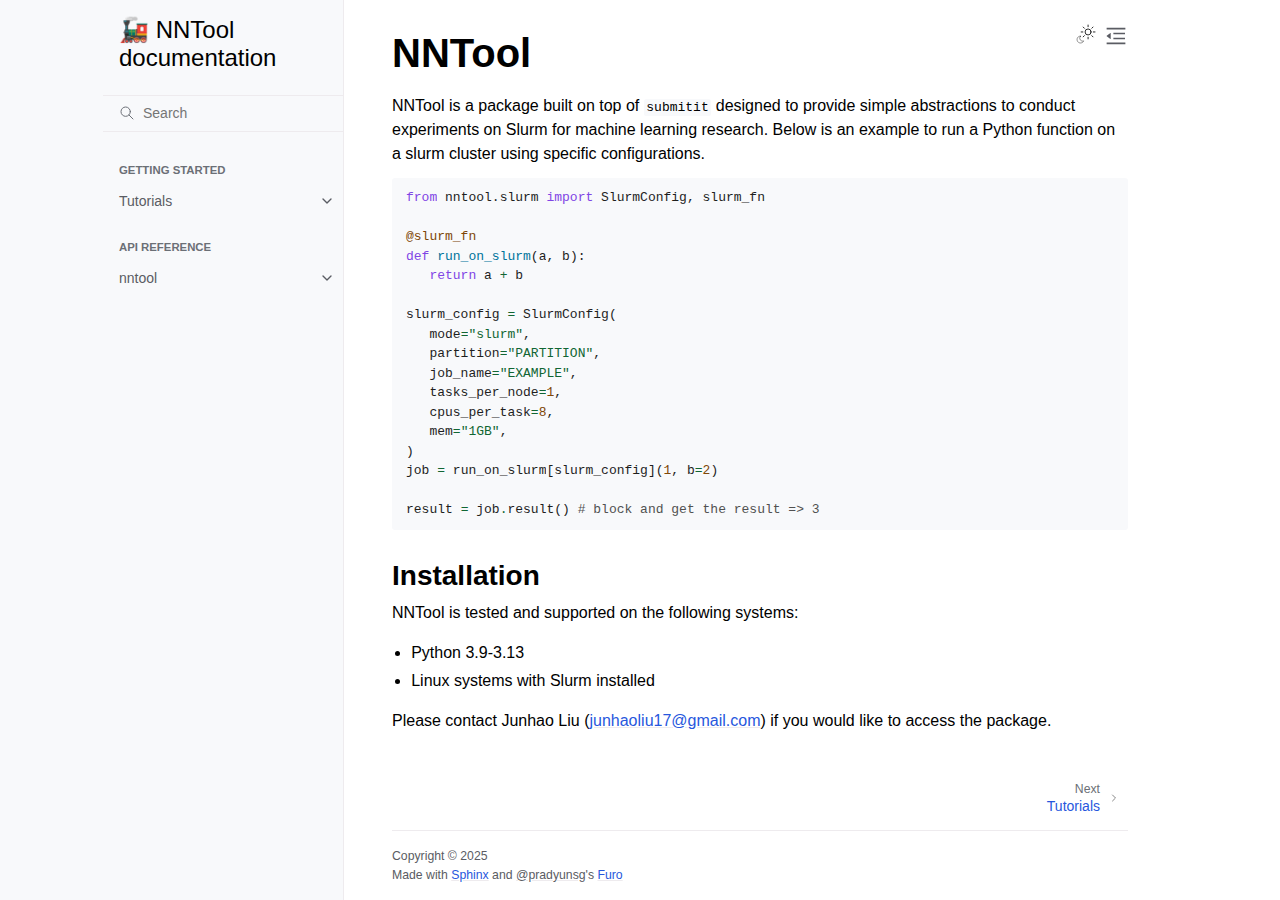
<file: index.html>
<!doctype html>
<html class="no-js" lang="en" data-content_root="./">
  <head><meta charset="utf-8">
    <meta name="viewport" content="width=device-width,initial-scale=1">
    <meta name="color-scheme" content="light dark"><meta name="viewport" content="width=device-width, initial-scale=1" />
<link rel="index" title="Index" href="genindex.html"><link rel="search" title="Search" href="search.html"><link rel="next" title="Tutorials" href="tutorials.html">

    <!-- Generated with Sphinx 7.4.7 and Furo 2025.09.25 -->
        <title>🚂 NNTool documentation</title>
      <link rel="stylesheet" type="text/css" href="_static/pygments.css?v=d111a655" />
    <link rel="stylesheet" type="text/css" href="_static/styles/furo.css?v=580074bf" />
    <link rel="stylesheet" type="text/css" href="_static/copybutton.css?v=76b2166b" />
    <link rel="stylesheet" type="text/css" href="_static/styles/furo-extensions.css?v=8dab3a3b" />
    <link rel="stylesheet" type="text/css" href="_static/custom.css?v=9b45d3da" />
    
    


<style>
  body {
    --color-code-background: #f2f2f2;
  --color-code-foreground: #1e1e1e;
  
  }
  @media not print {
    body[data-theme="dark"] {
      --color-code-background: #202020;
  --color-code-foreground: #d0d0d0;
  
    }
    @media (prefers-color-scheme: dark) {
      body:not([data-theme="light"]) {
        --color-code-background: #202020;
  --color-code-foreground: #d0d0d0;
  
      }
    }
  }
</style></head>
  <body>
    
    <script>
      document.body.dataset.theme = localStorage.getItem("theme") || "auto";
    </script>
    

<svg xmlns="http://www.w3.org/2000/svg" style="display: none;">
  <symbol id="svg-toc" viewBox="0 0 24 24">
    <title>Contents</title>
    <svg stroke="currentColor" fill="currentColor" stroke-width="0" viewBox="0 0 1024 1024">
      <path d="M408 442h480c4.4 0 8-3.6 8-8v-56c0-4.4-3.6-8-8-8H408c-4.4 0-8 3.6-8 8v56c0 4.4 3.6 8 8 8zm-8 204c0 4.4 3.6 8 8 8h480c4.4 0 8-3.6 8-8v-56c0-4.4-3.6-8-8-8H408c-4.4 0-8 3.6-8 8v56zm504-486H120c-4.4 0-8 3.6-8 8v56c0 4.4 3.6 8 8 8h784c4.4 0 8-3.6 8-8v-56c0-4.4-3.6-8-8-8zm0 632H120c-4.4 0-8 3.6-8 8v56c0 4.4 3.6 8 8 8h784c4.4 0 8-3.6 8-8v-56c0-4.4-3.6-8-8-8zM115.4 518.9L271.7 642c5.8 4.6 14.4.5 14.4-6.9V388.9c0-7.4-8.5-11.5-14.4-6.9L115.4 505.1a8.74 8.74 0 0 0 0 13.8z"/>
    </svg>
  </symbol>
  <symbol id="svg-menu" viewBox="0 0 24 24">
    <title>Menu</title>
    <svg xmlns="http://www.w3.org/2000/svg" viewBox="0 0 24 24" fill="none" stroke="currentColor"
      stroke-width="2" stroke-linecap="round" stroke-linejoin="round" class="feather-menu">
      <line x1="3" y1="12" x2="21" y2="12"></line>
      <line x1="3" y1="6" x2="21" y2="6"></line>
      <line x1="3" y1="18" x2="21" y2="18"></line>
    </svg>
  </symbol>
  <symbol id="svg-arrow-right" viewBox="0 0 24 24">
    <title>Expand</title>
    <svg xmlns="http://www.w3.org/2000/svg" viewBox="0 0 24 24" fill="none" stroke="currentColor"
      stroke-width="2" stroke-linecap="round" stroke-linejoin="round" class="feather-chevron-right">
      <polyline points="9 18 15 12 9 6"></polyline>
    </svg>
  </symbol>
  <symbol id="svg-sun" viewBox="0 0 24 24">
    <title>Light mode</title>
    <svg xmlns="http://www.w3.org/2000/svg" viewBox="0 0 24 24" fill="none" stroke="currentColor"
      stroke-width="1" stroke-linecap="round" stroke-linejoin="round" class="feather-sun">
      <circle cx="12" cy="12" r="5"></circle>
      <line x1="12" y1="1" x2="12" y2="3"></line>
      <line x1="12" y1="21" x2="12" y2="23"></line>
      <line x1="4.22" y1="4.22" x2="5.64" y2="5.64"></line>
      <line x1="18.36" y1="18.36" x2="19.78" y2="19.78"></line>
      <line x1="1" y1="12" x2="3" y2="12"></line>
      <line x1="21" y1="12" x2="23" y2="12"></line>
      <line x1="4.22" y1="19.78" x2="5.64" y2="18.36"></line>
      <line x1="18.36" y1="5.64" x2="19.78" y2="4.22"></line>
    </svg>
  </symbol>
  <symbol id="svg-moon" viewBox="0 0 24 24">
    <title>Dark mode</title>
    <svg xmlns="http://www.w3.org/2000/svg" viewBox="0 0 24 24" fill="none" stroke="currentColor"
      stroke-width="1" stroke-linecap="round" stroke-linejoin="round" class="icon-tabler-moon">
      <path stroke="none" d="M0 0h24v24H0z" fill="none" />
      <path d="M12 3c.132 0 .263 0 .393 0a7.5 7.5 0 0 0 7.92 12.446a9 9 0 1 1 -8.313 -12.454z" />
    </svg>
  </symbol>
  <symbol id="svg-sun-with-moon" viewBox="0 0 24 24">
    <title>Auto light/dark, in light mode</title>
    <svg xmlns="http://www.w3.org/2000/svg" viewBox="0 0 24 24" fill="none" stroke="currentColor"
      stroke-width="1" stroke-linecap="round" stroke-linejoin="round"
      class="icon-custom-derived-from-feather-sun-and-tabler-moon">
      <path style="opacity: 50%" d="M 5.411 14.504 C 5.471 14.504 5.532 14.504 5.591 14.504 C 3.639 16.319 4.383 19.569 6.931 20.352 C 7.693 20.586 8.512 20.551 9.25 20.252 C 8.023 23.207 4.056 23.725 2.11 21.184 C 0.166 18.642 1.702 14.949 4.874 14.536 C 5.051 14.512 5.231 14.5 5.411 14.5 L 5.411 14.504 Z"/>
      <line x1="14.5" y1="3.25" x2="14.5" y2="1.25"/>
      <line x1="14.5" y1="15.85" x2="14.5" y2="17.85"/>
      <line x1="10.044" y1="5.094" x2="8.63" y2="3.68"/>
      <line x1="19" y1="14.05" x2="20.414" y2="15.464"/>
      <line x1="8.2" y1="9.55" x2="6.2" y2="9.55"/>
      <line x1="20.8" y1="9.55" x2="22.8" y2="9.55"/>
      <line x1="10.044" y1="14.006" x2="8.63" y2="15.42"/>
      <line x1="19" y1="5.05" x2="20.414" y2="3.636"/>
      <circle cx="14.5" cy="9.55" r="3.6"/>
    </svg>
  </symbol>
  <symbol id="svg-moon-with-sun" viewBox="0 0 24 24">
    <title>Auto light/dark, in dark mode</title>
    <svg xmlns="http://www.w3.org/2000/svg" viewBox="0 0 24 24" fill="none" stroke="currentColor"
      stroke-width="1" stroke-linecap="round" stroke-linejoin="round"
      class="icon-custom-derived-from-feather-sun-and-tabler-moon">
      <path d="M 8.282 7.007 C 8.385 7.007 8.494 7.007 8.595 7.007 C 5.18 10.184 6.481 15.869 10.942 17.24 C 12.275 17.648 13.706 17.589 15 17.066 C 12.851 22.236 5.91 23.143 2.505 18.696 C -0.897 14.249 1.791 7.786 7.342 7.063 C 7.652 7.021 7.965 7 8.282 7 L 8.282 7.007 Z"/>
      <line style="opacity: 50%" x1="18" y1="3.705" x2="18" y2="2.5"/>
      <line style="opacity: 50%" x1="18" y1="11.295" x2="18" y2="12.5"/>
      <line style="opacity: 50%" x1="15.316" y1="4.816" x2="14.464" y2="3.964"/>
      <line style="opacity: 50%" x1="20.711" y1="10.212" x2="21.563" y2="11.063"/>
      <line style="opacity: 50%" x1="14.205" y1="7.5" x2="13.001" y2="7.5"/>
      <line style="opacity: 50%" x1="21.795" y1="7.5" x2="23" y2="7.5"/>
      <line style="opacity: 50%" x1="15.316" y1="10.184" x2="14.464" y2="11.036"/>
      <line style="opacity: 50%" x1="20.711" y1="4.789" x2="21.563" y2="3.937"/>
      <circle style="opacity: 50%" cx="18" cy="7.5" r="2.169"/>
    </svg>
  </symbol>
  <symbol id="svg-pencil" viewBox="0 0 24 24">
    <svg xmlns="http://www.w3.org/2000/svg" viewBox="0 0 24 24" fill="none" stroke="currentColor"
      stroke-width="1" stroke-linecap="round" stroke-linejoin="round" class="icon-tabler-pencil-code">
      <path d="M4 20h4l10.5 -10.5a2.828 2.828 0 1 0 -4 -4l-10.5 10.5v4" />
      <path d="M13.5 6.5l4 4" />
      <path d="M20 21l2 -2l-2 -2" />
      <path d="M17 17l-2 2l2 2" />
    </svg>
  </symbol>
  <symbol id="svg-eye" viewBox="0 0 24 24">
    <svg xmlns="http://www.w3.org/2000/svg" viewBox="0 0 24 24" fill="none" stroke="currentColor"
      stroke-width="1" stroke-linecap="round" stroke-linejoin="round" class="icon-tabler-eye-code">
      <path stroke="none" d="M0 0h24v24H0z" fill="none" />
      <path d="M10 12a2 2 0 1 0 4 0a2 2 0 0 0 -4 0" />
      <path
        d="M11.11 17.958c-3.209 -.307 -5.91 -2.293 -8.11 -5.958c2.4 -4 5.4 -6 9 -6c3.6 0 6.6 2 9 6c-.21 .352 -.427 .688 -.647 1.008" />
      <path d="M20 21l2 -2l-2 -2" />
      <path d="M17 17l-2 2l2 2" />
    </svg>
  </symbol>
</svg>

<input type="checkbox" class="sidebar-toggle" name="__navigation" id="__navigation" aria-label="Toggle site navigation sidebar">
<input type="checkbox" class="sidebar-toggle" name="__toc" id="__toc" aria-label="Toggle table of contents sidebar">
<label class="overlay sidebar-overlay" for="__navigation"></label>
<label class="overlay toc-overlay" for="__toc"></label>

<a class="skip-to-content muted-link" href="#furo-main-content">Skip to content</a>



<div class="page">
  <header class="mobile-header">
    <div class="header-left">
      <label class="nav-overlay-icon" for="__navigation">
        <span class="icon"><svg><use href="#svg-menu"></use></svg></span>
      </label>
    </div>
    <div class="header-center">
      <a href="#"><div class="brand">🚂 NNTool  documentation</div></a>
    </div>
    <div class="header-right">
      <div class="theme-toggle-container theme-toggle-header">
        <button class="theme-toggle" aria-label="Toggle Light / Dark / Auto color theme">
          <svg class="theme-icon-when-auto-light"><use href="#svg-sun-with-moon"></use></svg>
          <svg class="theme-icon-when-auto-dark"><use href="#svg-moon-with-sun"></use></svg>
          <svg class="theme-icon-when-dark"><use href="#svg-moon"></use></svg>
          <svg class="theme-icon-when-light"><use href="#svg-sun"></use></svg>
        </button>
      </div>
      <label class="toc-overlay-icon toc-header-icon" for="__toc">
        <span class="icon"><svg><use href="#svg-toc"></use></svg></span>
      </label>
    </div>
  </header>
  <aside class="sidebar-drawer">
    <div class="sidebar-container">
      
      <div class="sidebar-sticky"><a class="sidebar-brand" href="#">
  
  <span class="sidebar-brand-text">🚂 NNTool  documentation</span>
  
</a><form class="sidebar-search-container" method="get" action="search.html" role="search">
  <input class="sidebar-search" placeholder="Search" name="q" aria-label="Search">
  <input type="hidden" name="check_keywords" value="yes">
  <input type="hidden" name="area" value="default">
</form>
<div id="searchbox"></div><div class="sidebar-scroll"><div class="sidebar-tree">
  <p class="caption" role="heading"><span class="caption-text">Getting started</span></p>
<ul>
<li class="toctree-l1 has-children"><a class="reference internal" href="tutorials.html">Tutorials</a><input aria-label="Toggle navigation of Tutorials" class="toctree-checkbox" id="toctree-checkbox-1" name="toctree-checkbox-1" role="switch" type="checkbox"/><label for="toctree-checkbox-1"><span class="icon"><svg><use href="#svg-arrow-right"></use></svg></span></label><ul>
<li class="toctree-l2"><a class="reference internal" href="tutorials/sequential_jobs.html">Slurm Jobs with NNTool</a></li>
<li class="toctree-l2"><a class="reference internal" href="tutorials/distributed_training.html">Distributed Training with PyTorch</a></li>
<li class="toctree-l2"><a class="reference internal" href="tutorials/sharp_bits.html">‼️ The Sharp Bits of NNTool</a></li>
</ul>
</li>
</ul>
<p class="caption" role="heading"><span class="caption-text">API reference</span></p>
<ul>
<li class="toctree-l1 has-children"><a class="reference internal" href="api.html">nntool</a><input aria-label="Toggle navigation of nntool" class="toctree-checkbox" id="toctree-checkbox-2" name="toctree-checkbox-2" role="switch" type="checkbox"/><label for="toctree-checkbox-2"><span class="icon"><svg><use href="#svg-arrow-right"></use></svg></span></label><ul>
<li class="toctree-l2"><a class="reference internal" href="api/nntool.slurm.html">nntool.slurm</a></li>
<li class="toctree-l2"><a class="reference internal" href="api/nntool.wandb.html">nntool.wandb</a></li>
<li class="toctree-l2"><a class="reference internal" href="api/nntool.experiment.html">nntool.experiment</a></li>
</ul>
</li>
</ul>

</div>
</div>

      </div>
      
    </div>
  </aside>
  <div class="main">
    <div class="content">
      <div class="article-container">
        <a href="#" class="back-to-top muted-link">
          <svg xmlns="http://www.w3.org/2000/svg" viewBox="0 0 24 24">
            <path d="M13 20h-2V8l-5.5 5.5-1.42-1.42L12 4.16l7.92 7.92-1.42 1.42L13 8v12z"></path>
          </svg>
          <span>Back to top</span>
        </a>
        <div class="content-icon-container">
          
<div class="theme-toggle-container theme-toggle-content">
            <button class="theme-toggle" aria-label="Toggle Light / Dark / Auto color theme">
              <svg class="theme-icon-when-auto-light"><use href="#svg-sun-with-moon"></use></svg>
              <svg class="theme-icon-when-auto-dark"><use href="#svg-moon-with-sun"></use></svg>
              <svg class="theme-icon-when-dark"><use href="#svg-moon"></use></svg>
              <svg class="theme-icon-when-light"><use href="#svg-sun"></use></svg>
            </button>
          </div>
          <label class="toc-overlay-icon toc-content-icon" for="__toc">
            <span class="icon"><svg><use href="#svg-toc"></use></svg></span>
          </label>
        </div>
        <article role="main" id="furo-main-content">
          <section id="nntool">
<h1>NNTool<a class="headerlink" href="#nntool" title="Link to this heading">¶</a></h1>
<p>NNTool is a package built on top of <code class="docutils literal notranslate"><span class="pre">submitit</span></code> designed to provide simple abstractions to conduct experiments on Slurm for machine learning research. Below is an example to run a Python function on a slurm cluster using specific configurations.</p>
<div class="highlight-python notranslate"><div class="highlight"><pre><span></span><span class="kn">from</span><span class="w"> </span><span class="nn">nntool.slurm</span><span class="w"> </span><span class="kn">import</span> <span class="n">SlurmConfig</span><span class="p">,</span> <span class="n">slurm_fn</span>

<span class="nd">@slurm_fn</span>
<span class="k">def</span><span class="w"> </span><span class="nf">run_on_slurm</span><span class="p">(</span><span class="n">a</span><span class="p">,</span> <span class="n">b</span><span class="p">):</span>
   <span class="k">return</span> <span class="n">a</span> <span class="o">+</span> <span class="n">b</span>

<span class="n">slurm_config</span> <span class="o">=</span> <span class="n">SlurmConfig</span><span class="p">(</span>
   <span class="n">mode</span><span class="o">=</span><span class="s2">&quot;slurm&quot;</span><span class="p">,</span>
   <span class="n">partition</span><span class="o">=</span><span class="s2">&quot;PARTITION&quot;</span><span class="p">,</span>
   <span class="n">job_name</span><span class="o">=</span><span class="s2">&quot;EXAMPLE&quot;</span><span class="p">,</span>
   <span class="n">tasks_per_node</span><span class="o">=</span><span class="mi">1</span><span class="p">,</span>
   <span class="n">cpus_per_task</span><span class="o">=</span><span class="mi">8</span><span class="p">,</span>
   <span class="n">mem</span><span class="o">=</span><span class="s2">&quot;1GB&quot;</span><span class="p">,</span>
<span class="p">)</span>
<span class="n">job</span> <span class="o">=</span> <span class="n">run_on_slurm</span><span class="p">[</span><span class="n">slurm_config</span><span class="p">](</span><span class="mi">1</span><span class="p">,</span> <span class="n">b</span><span class="o">=</span><span class="mi">2</span><span class="p">)</span>

<span class="n">result</span> <span class="o">=</span> <span class="n">job</span><span class="o">.</span><span class="n">result</span><span class="p">()</span> <span class="c1"># block and get the result =&gt; 3</span>
</pre></div>
</div>
<section id="installation">
<h2>Installation<a class="headerlink" href="#installation" title="Link to this heading">¶</a></h2>
<p>NNTool is tested and supported on the following systems:</p>
<ul class="simple">
<li><p>Python 3.9-3.13</p></li>
<li><p>Linux systems with Slurm installed</p></li>
</ul>
<p>Please contact Junhao Liu (<a class="reference external" href="mailto:junhaoliu17&#37;&#52;&#48;gmail&#46;com">junhaoliu17<span>&#64;</span>gmail<span>&#46;</span>com</a>) if you would like to access the package.</p>
<div class="toctree-wrapper compound">
</div>
<div class="toctree-wrapper compound">
</div>
</section>
</section>

        </article>
      </div>
      <footer>
        
        <div class="related-pages">
          <a class="next-page" href="tutorials.html">
              <div class="page-info">
                <div class="context">
                  <span>Next</span>
                </div>
                <div class="title">Tutorials</div>
              </div>
              <svg class="furo-related-icon"><use href="#svg-arrow-right"></use></svg>
            </a>
          
        </div>
        <div class="bottom-of-page">
          <div class="left-details">
            <div class="copyright">
                Copyright &#169; 2025
            </div>
            Made with <a href="https://www.sphinx-doc.org/">Sphinx</a> and <a class="muted-link" href="https://pradyunsg.me">@pradyunsg</a>'s
            
            <a href="https://github.com/pradyunsg/furo">Furo</a>
            
          </div>
          <div class="right-details">
            
          </div>
        </div>
        
      </footer>
    </div>
    <aside class="toc-drawer">
      
      
      <div class="toc-sticky toc-scroll">
        <div class="toc-title-container">
          <span class="toc-title">
            On this page
          </span>
        </div>
        <div class="toc-tree-container">
          <div class="toc-tree">
            <ul>
<li><a class="reference internal" href="#">NNTool</a><ul>
<li><a class="reference internal" href="#installation">Installation</a><ul>
</ul>
</li>
</ul>
</li>
</ul>

          </div>
        </div>
      </div>
      
      
    </aside>
  </div>
</div><script src="_static/documentation_options.js?v=9eb32ce0"></script>
    <script src="_static/doctools.js?v=9a2dae69"></script>
    <script src="_static/sphinx_highlight.js?v=dc90522c"></script>
    <script src="_static/scripts/furo.js?v=46bd48cc"></script>
    <script src="_static/clipboard.min.js?v=a7894cd8"></script>
    <script src="_static/copybutton.js?v=f281be69"></script>
    </body>
</html>
</file>
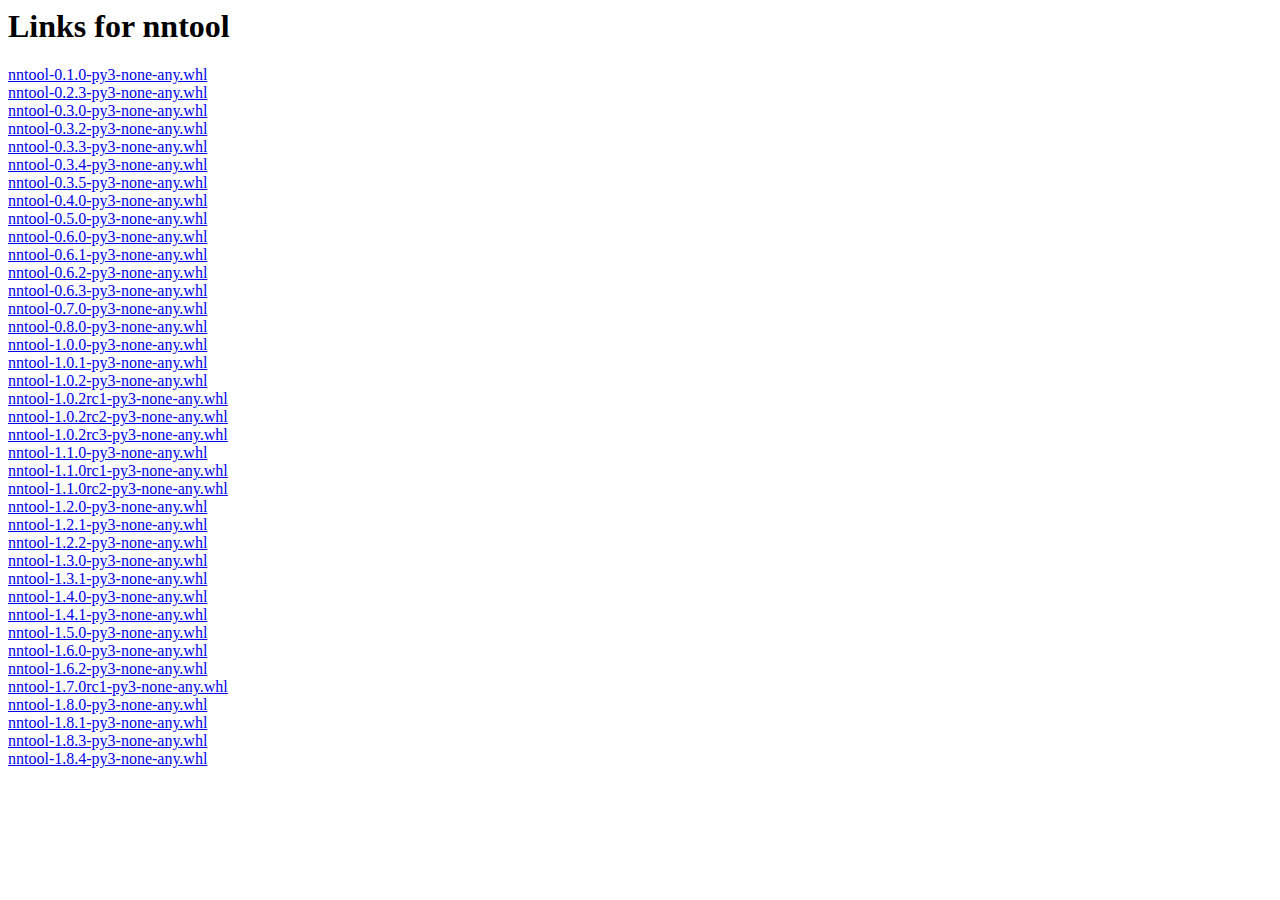
<file: wheel/index.html>
<html><head><title>Resource Index</title></head><body><h1>Links for nntool</h1>
<a href='nntool-0.1.0-py3-none-any.whl'>nntool-0.1.0-py3-none-any.whl</a><br>
<a href='nntool-0.2.3-py3-none-any.whl'>nntool-0.2.3-py3-none-any.whl</a><br>
<a href='nntool-0.3.0-py3-none-any.whl'>nntool-0.3.0-py3-none-any.whl</a><br>
<a href='nntool-0.3.2-py3-none-any.whl'>nntool-0.3.2-py3-none-any.whl</a><br>
<a href='nntool-0.3.3-py3-none-any.whl'>nntool-0.3.3-py3-none-any.whl</a><br>
<a href='nntool-0.3.4-py3-none-any.whl'>nntool-0.3.4-py3-none-any.whl</a><br>
<a href='nntool-0.3.5-py3-none-any.whl'>nntool-0.3.5-py3-none-any.whl</a><br>
<a href='nntool-0.4.0-py3-none-any.whl'>nntool-0.4.0-py3-none-any.whl</a><br>
<a href='nntool-0.5.0-py3-none-any.whl'>nntool-0.5.0-py3-none-any.whl</a><br>
<a href='nntool-0.6.0-py3-none-any.whl'>nntool-0.6.0-py3-none-any.whl</a><br>
<a href='nntool-0.6.1-py3-none-any.whl'>nntool-0.6.1-py3-none-any.whl</a><br>
<a href='nntool-0.6.2-py3-none-any.whl'>nntool-0.6.2-py3-none-any.whl</a><br>
<a href='nntool-0.6.3-py3-none-any.whl'>nntool-0.6.3-py3-none-any.whl</a><br>
<a href='nntool-0.7.0-py3-none-any.whl'>nntool-0.7.0-py3-none-any.whl</a><br>
<a href='nntool-0.8.0-py3-none-any.whl'>nntool-0.8.0-py3-none-any.whl</a><br>
<a href='nntool-1.0.0-py3-none-any.whl'>nntool-1.0.0-py3-none-any.whl</a><br>
<a href='nntool-1.0.1-py3-none-any.whl'>nntool-1.0.1-py3-none-any.whl</a><br>
<a href='nntool-1.0.2-py3-none-any.whl'>nntool-1.0.2-py3-none-any.whl</a><br>
<a href='nntool-1.0.2rc1-py3-none-any.whl'>nntool-1.0.2rc1-py3-none-any.whl</a><br>
<a href='nntool-1.0.2rc2-py3-none-any.whl'>nntool-1.0.2rc2-py3-none-any.whl</a><br>
<a href='nntool-1.0.2rc3-py3-none-any.whl'>nntool-1.0.2rc3-py3-none-any.whl</a><br>
<a href='nntool-1.1.0-py3-none-any.whl'>nntool-1.1.0-py3-none-any.whl</a><br>
<a href='nntool-1.1.0rc1-py3-none-any.whl'>nntool-1.1.0rc1-py3-none-any.whl</a><br>
<a href='nntool-1.1.0rc2-py3-none-any.whl'>nntool-1.1.0rc2-py3-none-any.whl</a><br>
<a href='nntool-1.2.0-py3-none-any.whl'>nntool-1.2.0-py3-none-any.whl</a><br>
<a href='nntool-1.2.1-py3-none-any.whl'>nntool-1.2.1-py3-none-any.whl</a><br>
<a href='nntool-1.2.2-py3-none-any.whl'>nntool-1.2.2-py3-none-any.whl</a><br>
<a href='nntool-1.3.0-py3-none-any.whl'>nntool-1.3.0-py3-none-any.whl</a><br>
<a href='nntool-1.3.1-py3-none-any.whl'>nntool-1.3.1-py3-none-any.whl</a><br>
<a href='nntool-1.4.0-py3-none-any.whl'>nntool-1.4.0-py3-none-any.whl</a><br>
<a href='nntool-1.4.1-py3-none-any.whl'>nntool-1.4.1-py3-none-any.whl</a><br>
<a href='nntool-1.5.0-py3-none-any.whl'>nntool-1.5.0-py3-none-any.whl</a><br>
<a href='nntool-1.6.0-py3-none-any.whl'>nntool-1.6.0-py3-none-any.whl</a><br>
<a href='nntool-1.6.2-py3-none-any.whl'>nntool-1.6.2-py3-none-any.whl</a><br>
<a href='nntool-1.7.0rc1-py3-none-any.whl'>nntool-1.7.0rc1-py3-none-any.whl</a><br>
<a href='nntool-1.8.0-py3-none-any.whl'>nntool-1.8.0-py3-none-any.whl</a><br>
<a href='nntool-1.8.1-py3-none-any.whl'>nntool-1.8.1-py3-none-any.whl</a><br>
<a href='nntool-1.8.3-py3-none-any.whl'>nntool-1.8.3-py3-none-any.whl</a><br>
<a href='nntool-1.8.4-py3-none-any.whl'>nntool-1.8.4-py3-none-any.whl</a><br>
</body></html>
</file>
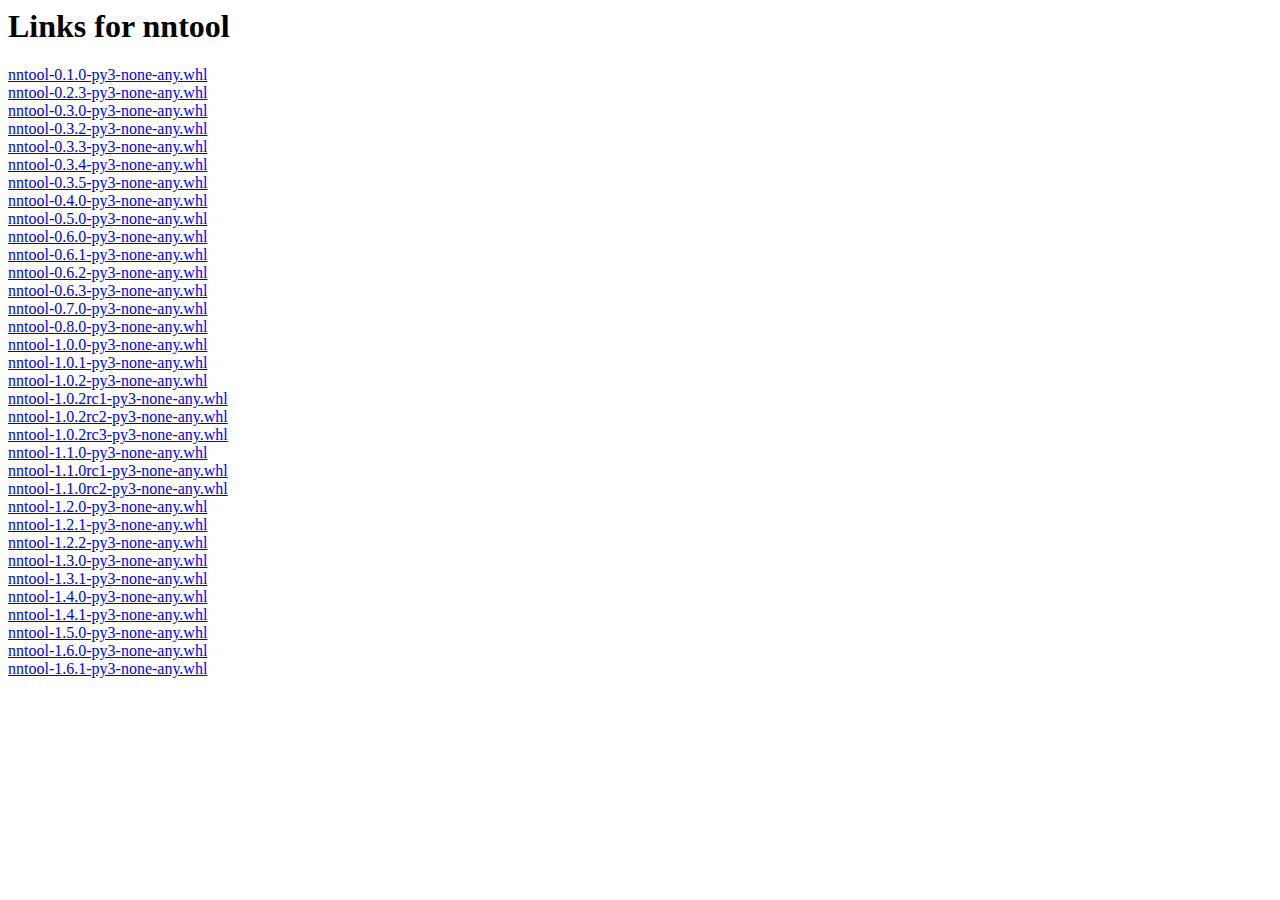
<file: docs/wheel/index.html>
<html><head><title>Resource Index</title></head><body><h1>Links for nntool</h1>
<a href='nntool-0.1.0-py3-none-any.whl'>nntool-0.1.0-py3-none-any.whl</a><br>
<a href='nntool-0.2.3-py3-none-any.whl'>nntool-0.2.3-py3-none-any.whl</a><br>
<a href='nntool-0.3.0-py3-none-any.whl'>nntool-0.3.0-py3-none-any.whl</a><br>
<a href='nntool-0.3.2-py3-none-any.whl'>nntool-0.3.2-py3-none-any.whl</a><br>
<a href='nntool-0.3.3-py3-none-any.whl'>nntool-0.3.3-py3-none-any.whl</a><br>
<a href='nntool-0.3.4-py3-none-any.whl'>nntool-0.3.4-py3-none-any.whl</a><br>
<a href='nntool-0.3.5-py3-none-any.whl'>nntool-0.3.5-py3-none-any.whl</a><br>
<a href='nntool-0.4.0-py3-none-any.whl'>nntool-0.4.0-py3-none-any.whl</a><br>
<a href='nntool-0.5.0-py3-none-any.whl'>nntool-0.5.0-py3-none-any.whl</a><br>
<a href='nntool-0.6.0-py3-none-any.whl'>nntool-0.6.0-py3-none-any.whl</a><br>
<a href='nntool-0.6.1-py3-none-any.whl'>nntool-0.6.1-py3-none-any.whl</a><br>
<a href='nntool-0.6.2-py3-none-any.whl'>nntool-0.6.2-py3-none-any.whl</a><br>
<a href='nntool-0.6.3-py3-none-any.whl'>nntool-0.6.3-py3-none-any.whl</a><br>
<a href='nntool-0.7.0-py3-none-any.whl'>nntool-0.7.0-py3-none-any.whl</a><br>
<a href='nntool-0.8.0-py3-none-any.whl'>nntool-0.8.0-py3-none-any.whl</a><br>
<a href='nntool-1.0.0-py3-none-any.whl'>nntool-1.0.0-py3-none-any.whl</a><br>
<a href='nntool-1.0.1-py3-none-any.whl'>nntool-1.0.1-py3-none-any.whl</a><br>
<a href='nntool-1.0.2-py3-none-any.whl'>nntool-1.0.2-py3-none-any.whl</a><br>
<a href='nntool-1.0.2rc1-py3-none-any.whl'>nntool-1.0.2rc1-py3-none-any.whl</a><br>
<a href='nntool-1.0.2rc2-py3-none-any.whl'>nntool-1.0.2rc2-py3-none-any.whl</a><br>
<a href='nntool-1.0.2rc3-py3-none-any.whl'>nntool-1.0.2rc3-py3-none-any.whl</a><br>
<a href='nntool-1.1.0-py3-none-any.whl'>nntool-1.1.0-py3-none-any.whl</a><br>
<a href='nntool-1.1.0rc1-py3-none-any.whl'>nntool-1.1.0rc1-py3-none-any.whl</a><br>
<a href='nntool-1.1.0rc2-py3-none-any.whl'>nntool-1.1.0rc2-py3-none-any.whl</a><br>
<a href='nntool-1.2.0-py3-none-any.whl'>nntool-1.2.0-py3-none-any.whl</a><br>
<a href='nntool-1.2.1-py3-none-any.whl'>nntool-1.2.1-py3-none-any.whl</a><br>
<a href='nntool-1.2.2-py3-none-any.whl'>nntool-1.2.2-py3-none-any.whl</a><br>
<a href='nntool-1.3.0-py3-none-any.whl'>nntool-1.3.0-py3-none-any.whl</a><br>
<a href='nntool-1.3.1-py3-none-any.whl'>nntool-1.3.1-py3-none-any.whl</a><br>
<a href='nntool-1.4.0-py3-none-any.whl'>nntool-1.4.0-py3-none-any.whl</a><br>
<a href='nntool-1.4.1-py3-none-any.whl'>nntool-1.4.1-py3-none-any.whl</a><br>
<a href='nntool-1.5.0-py3-none-any.whl'>nntool-1.5.0-py3-none-any.whl</a><br>
<a href='nntool-1.6.0-py3-none-any.whl'>nntool-1.6.0-py3-none-any.whl</a><br>
<a href='nntool-1.6.1-py3-none-any.whl'>nntool-1.6.1-py3-none-any.whl</a><br>
</body></html>
</file>
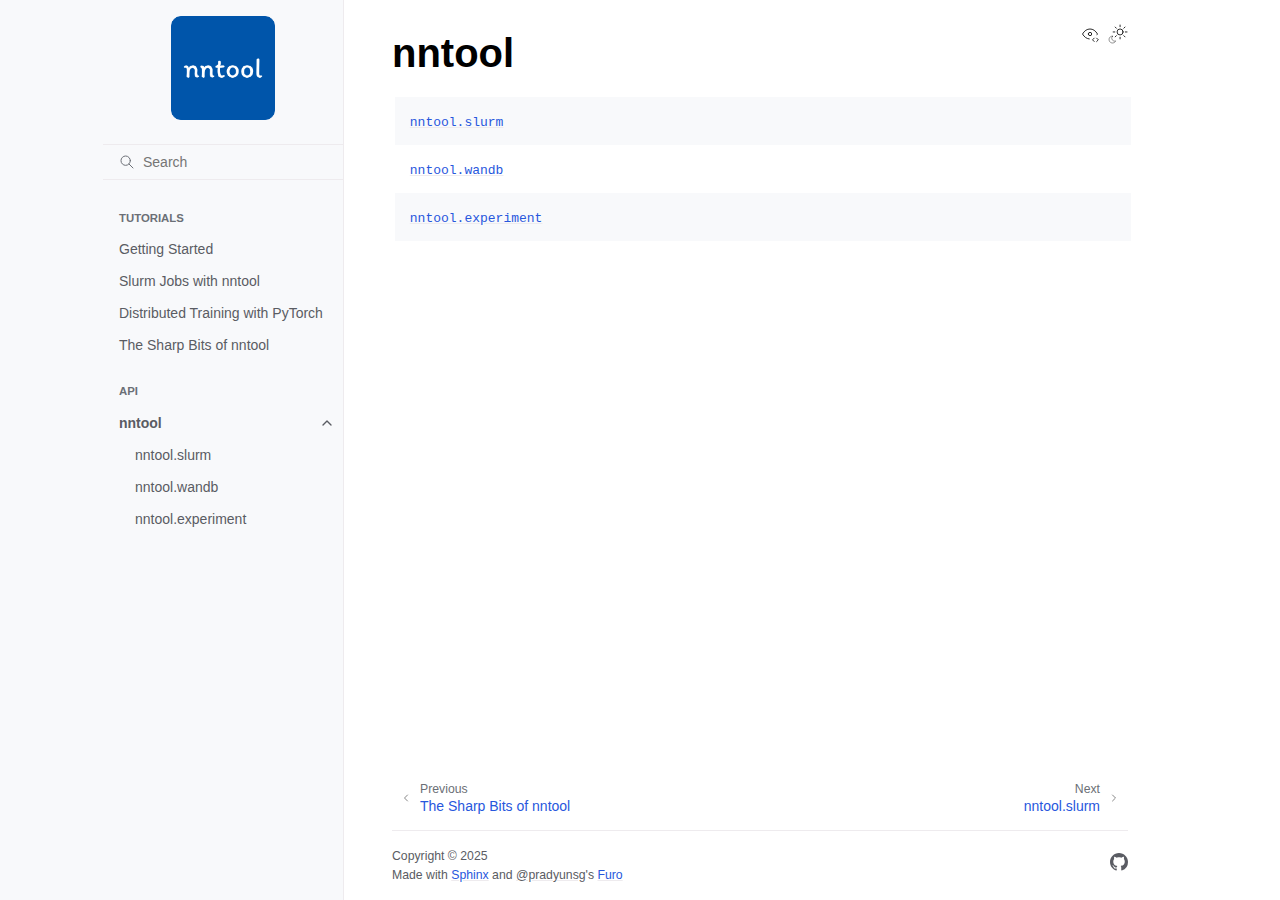
<file: api.html>
<!doctype html>
<html class="no-js" lang="en" data-content_root="./">
  <head><meta charset="utf-8">
    <meta name="viewport" content="width=device-width,initial-scale=1">
    <meta name="color-scheme" content="light dark"><meta name="viewport" content="width=device-width, initial-scale=1" />
<link rel="index" title="Index" href="genindex.html"><link rel="search" title="Search" href="search.html"><link rel="next" title="nntool.slurm" href="api/nntool.slurm.html"><link rel="prev" title="The Sharp Bits of nntool" href="tutorials/sharp_bits.html">
        <link rel="prefetch" href="_static/apple-touch-icon.png" as="image">
        <link rel="prefetch" href="_static/apple-touch-icon.png" as="image">

    <link rel="shortcut icon" href="_static/favicon.ico"><!-- Generated with Sphinx 8.2.3 and Furo 2025.12.19 -->
        <title>nntool - nntool</title>
      <link rel="stylesheet" type="text/css" href="_static/pygments.css?v=d111a655" />
    <link rel="stylesheet" type="text/css" href="_static/styles/furo.css?v=7bdb33bb" />
    <link rel="stylesheet" type="text/css" href="_static/copybutton.css?v=76b2166b" />
    <link rel="stylesheet" type="text/css" href="_static/sphinx-design.min.css?v=95c83b7e" />
    <link rel="stylesheet" type="text/css" href="_static/styles/furo-extensions.css?v=8dab3a3b" />
    <link rel="stylesheet" type="text/css" href="_static/custom.css?v=9b45d3da" />
    
    


<style>
  body {
    --color-code-background: #f2f2f2;
  --color-code-foreground: #1e1e1e;
  
  }
  @media not print {
    body[data-theme="dark"] {
      --color-code-background: #202020;
  --color-code-foreground: #d0d0d0;
  
    }
    @media (prefers-color-scheme: dark) {
      body:not([data-theme="light"]) {
        --color-code-background: #202020;
  --color-code-foreground: #d0d0d0;
  
      }
    }
  }
</style></head>
  <body>
    
    <script>
      document.body.dataset.theme = localStorage.getItem("theme") || "auto";
    </script>
    

<svg xmlns="http://www.w3.org/2000/svg" style="display: none;">
  <symbol id="svg-toc" viewBox="0 0 24 24">
    <title>Contents</title>
    <svg stroke="currentColor" fill="currentColor" stroke-width="0" viewBox="0 0 1024 1024">
      <path d="M408 442h480c4.4 0 8-3.6 8-8v-56c0-4.4-3.6-8-8-8H408c-4.4 0-8 3.6-8 8v56c0 4.4 3.6 8 8 8zm-8 204c0 4.4 3.6 8 8 8h480c4.4 0 8-3.6 8-8v-56c0-4.4-3.6-8-8-8H408c-4.4 0-8 3.6-8 8v56zm504-486H120c-4.4 0-8 3.6-8 8v56c0 4.4 3.6 8 8 8h784c4.4 0 8-3.6 8-8v-56c0-4.4-3.6-8-8-8zm0 632H120c-4.4 0-8 3.6-8 8v56c0 4.4 3.6 8 8 8h784c4.4 0 8-3.6 8-8v-56c0-4.4-3.6-8-8-8zM115.4 518.9L271.7 642c5.8 4.6 14.4.5 14.4-6.9V388.9c0-7.4-8.5-11.5-14.4-6.9L115.4 505.1a8.74 8.74 0 0 0 0 13.8z"/>
    </svg>
  </symbol>
  <symbol id="svg-menu" viewBox="0 0 24 24">
    <title>Menu</title>
    <svg xmlns="http://www.w3.org/2000/svg" viewBox="0 0 24 24" fill="none" stroke="currentColor"
      stroke-width="2" stroke-linecap="round" stroke-linejoin="round" class="feather-menu">
      <line x1="3" y1="12" x2="21" y2="12"></line>
      <line x1="3" y1="6" x2="21" y2="6"></line>
      <line x1="3" y1="18" x2="21" y2="18"></line>
    </svg>
  </symbol>
  <symbol id="svg-arrow-right" viewBox="0 0 24 24">
    <title>Expand</title>
    <svg xmlns="http://www.w3.org/2000/svg" viewBox="0 0 24 24" fill="none" stroke="currentColor"
      stroke-width="2" stroke-linecap="round" stroke-linejoin="round" class="feather-chevron-right">
      <polyline points="9 18 15 12 9 6"></polyline>
    </svg>
  </symbol>
  <symbol id="svg-sun" viewBox="0 0 24 24">
    <title>Light mode</title>
    <svg xmlns="http://www.w3.org/2000/svg" viewBox="0 0 24 24" fill="none" stroke="currentColor"
      stroke-width="1" stroke-linecap="round" stroke-linejoin="round" class="feather-sun">
      <circle cx="12" cy="12" r="5"></circle>
      <line x1="12" y1="1" x2="12" y2="3"></line>
      <line x1="12" y1="21" x2="12" y2="23"></line>
      <line x1="4.22" y1="4.22" x2="5.64" y2="5.64"></line>
      <line x1="18.36" y1="18.36" x2="19.78" y2="19.78"></line>
      <line x1="1" y1="12" x2="3" y2="12"></line>
      <line x1="21" y1="12" x2="23" y2="12"></line>
      <line x1="4.22" y1="19.78" x2="5.64" y2="18.36"></line>
      <line x1="18.36" y1="5.64" x2="19.78" y2="4.22"></line>
    </svg>
  </symbol>
  <symbol id="svg-moon" viewBox="0 0 24 24">
    <title>Dark mode</title>
    <svg xmlns="http://www.w3.org/2000/svg" viewBox="0 0 24 24" fill="none" stroke="currentColor"
      stroke-width="1" stroke-linecap="round" stroke-linejoin="round" class="icon-tabler-moon">
      <path stroke="none" d="M0 0h24v24H0z" fill="none" />
      <path d="M12 3c.132 0 .263 0 .393 0a7.5 7.5 0 0 0 7.92 12.446a9 9 0 1 1 -8.313 -12.454z" />
    </svg>
  </symbol>
  <symbol id="svg-sun-with-moon" viewBox="0 0 24 24">
    <title>Auto light/dark, in light mode</title>
    <svg xmlns="http://www.w3.org/2000/svg" viewBox="0 0 24 24" fill="none" stroke="currentColor"
      stroke-width="1" stroke-linecap="round" stroke-linejoin="round"
      class="icon-custom-derived-from-feather-sun-and-tabler-moon">
      <path style="opacity: 50%" d="M 5.411 14.504 C 5.471 14.504 5.532 14.504 5.591 14.504 C 3.639 16.319 4.383 19.569 6.931 20.352 C 7.693 20.586 8.512 20.551 9.25 20.252 C 8.023 23.207 4.056 23.725 2.11 21.184 C 0.166 18.642 1.702 14.949 4.874 14.536 C 5.051 14.512 5.231 14.5 5.411 14.5 L 5.411 14.504 Z"/>
      <line x1="14.5" y1="3.25" x2="14.5" y2="1.25"/>
      <line x1="14.5" y1="15.85" x2="14.5" y2="17.85"/>
      <line x1="10.044" y1="5.094" x2="8.63" y2="3.68"/>
      <line x1="19" y1="14.05" x2="20.414" y2="15.464"/>
      <line x1="8.2" y1="9.55" x2="6.2" y2="9.55"/>
      <line x1="20.8" y1="9.55" x2="22.8" y2="9.55"/>
      <line x1="10.044" y1="14.006" x2="8.63" y2="15.42"/>
      <line x1="19" y1="5.05" x2="20.414" y2="3.636"/>
      <circle cx="14.5" cy="9.55" r="3.6"/>
    </svg>
  </symbol>
  <symbol id="svg-moon-with-sun" viewBox="0 0 24 24">
    <title>Auto light/dark, in dark mode</title>
    <svg xmlns="http://www.w3.org/2000/svg" viewBox="0 0 24 24" fill="none" stroke="currentColor"
      stroke-width="1" stroke-linecap="round" stroke-linejoin="round"
      class="icon-custom-derived-from-feather-sun-and-tabler-moon">
      <path d="M 8.282 7.007 C 8.385 7.007 8.494 7.007 8.595 7.007 C 5.18 10.184 6.481 15.869 10.942 17.24 C 12.275 17.648 13.706 17.589 15 17.066 C 12.851 22.236 5.91 23.143 2.505 18.696 C -0.897 14.249 1.791 7.786 7.342 7.063 C 7.652 7.021 7.965 7 8.282 7 L 8.282 7.007 Z"/>
      <line style="opacity: 50%" x1="18" y1="3.705" x2="18" y2="2.5"/>
      <line style="opacity: 50%" x1="18" y1="11.295" x2="18" y2="12.5"/>
      <line style="opacity: 50%" x1="15.316" y1="4.816" x2="14.464" y2="3.964"/>
      <line style="opacity: 50%" x1="20.711" y1="10.212" x2="21.563" y2="11.063"/>
      <line style="opacity: 50%" x1="14.205" y1="7.5" x2="13.001" y2="7.5"/>
      <line style="opacity: 50%" x1="21.795" y1="7.5" x2="23" y2="7.5"/>
      <line style="opacity: 50%" x1="15.316" y1="10.184" x2="14.464" y2="11.036"/>
      <line style="opacity: 50%" x1="20.711" y1="4.789" x2="21.563" y2="3.937"/>
      <circle style="opacity: 50%" cx="18" cy="7.5" r="2.169"/>
    </svg>
  </symbol>
  <symbol id="svg-pencil" viewBox="0 0 24 24">
    <svg xmlns="http://www.w3.org/2000/svg" viewBox="0 0 24 24" fill="none" stroke="currentColor"
      stroke-width="1" stroke-linecap="round" stroke-linejoin="round" class="icon-tabler-pencil-code">
      <path d="M4 20h4l10.5 -10.5a2.828 2.828 0 1 0 -4 -4l-10.5 10.5v4" />
      <path d="M13.5 6.5l4 4" />
      <path d="M20 21l2 -2l-2 -2" />
      <path d="M17 17l-2 2l2 2" />
    </svg>
  </symbol>
  <symbol id="svg-eye" viewBox="0 0 24 24">
    <svg xmlns="http://www.w3.org/2000/svg" viewBox="0 0 24 24" fill="none" stroke="currentColor"
      stroke-width="1" stroke-linecap="round" stroke-linejoin="round" class="icon-tabler-eye-code">
      <path stroke="none" d="M0 0h24v24H0z" fill="none" />
      <path d="M10 12a2 2 0 1 0 4 0a2 2 0 0 0 -4 0" />
      <path
        d="M11.11 17.958c-3.209 -.307 -5.91 -2.293 -8.11 -5.958c2.4 -4 5.4 -6 9 -6c3.6 0 6.6 2 9 6c-.21 .352 -.427 .688 -.647 1.008" />
      <path d="M20 21l2 -2l-2 -2" />
      <path d="M17 17l-2 2l2 2" />
    </svg>
  </symbol>
</svg>

<input type="checkbox" class="sidebar-toggle" name="__navigation" id="__navigation" aria-label="Toggle site navigation sidebar">
<input type="checkbox" class="sidebar-toggle" name="__toc" id="__toc" aria-label="Toggle table of contents sidebar">
<label class="overlay sidebar-overlay" for="__navigation"></label>
<label class="overlay toc-overlay" for="__toc"></label>

<a class="skip-to-content muted-link" href="#furo-main-content">Skip to content</a>



<div class="page">
  <header class="mobile-header">
    <div class="header-left">
      <label class="nav-overlay-icon" for="__navigation">
        <span class="icon"><svg><use href="#svg-menu"></use></svg></span>
      </label>
    </div>
    <div class="header-center">
      <a href="index.html"><div class="brand">nntool</div></a>
    </div>
    <div class="header-right">
      <div class="theme-toggle-container theme-toggle-header">
        <button class="theme-toggle" aria-label="Toggle Light / Dark / Auto color theme">
          <svg class="theme-icon-when-auto-light"><use href="#svg-sun-with-moon"></use></svg>
          <svg class="theme-icon-when-auto-dark"><use href="#svg-moon-with-sun"></use></svg>
          <svg class="theme-icon-when-dark"><use href="#svg-moon"></use></svg>
          <svg class="theme-icon-when-light"><use href="#svg-sun"></use></svg>
        </button>
      </div>
      <label class="toc-overlay-icon toc-header-icon no-toc" for="__toc">
        <span class="icon"><svg><use href="#svg-toc"></use></svg></span>
      </label>
    </div>
  </header>
  <aside class="sidebar-drawer">
    <div class="sidebar-container">
      
      <div class="sidebar-sticky"><a class="sidebar-brand" href="index.html">
  <div class="sidebar-logo-container">
    <img class="sidebar-logo only-light" src="_static/apple-touch-icon.png" alt="Light Logo"/>
    <img class="sidebar-logo only-dark" src="_static/apple-touch-icon.png" alt="Dark Logo"/>
  </div>
  
  
</a><form class="sidebar-search-container" method="get" action="search.html" role="search">
  <input class="sidebar-search" placeholder="Search" name="q" aria-label="Search">
  <input type="hidden" name="check_keywords" value="yes">
  <input type="hidden" name="area" value="default">
</form>
<div id="searchbox"></div><div class="sidebar-scroll"><div class="sidebar-tree">
  <p class="caption" role="heading"><span class="caption-text">Tutorials</span></p>
<ul>
<li class="toctree-l1"><a class="reference internal" href="get_started.html">Getting Started</a></li>
<li class="toctree-l1"><a class="reference internal" href="tutorials/sequential_jobs.html">Slurm Jobs with nntool</a></li>
<li class="toctree-l1"><a class="reference internal" href="tutorials/distributed_training.html">Distributed Training with PyTorch</a></li>
<li class="toctree-l1"><a class="reference internal" href="tutorials/sharp_bits.html">The Sharp Bits of nntool</a></li>
</ul>
<p class="caption" role="heading"><span class="caption-text">API</span></p>
<ul class="current">
<li class="toctree-l1 current has-children current-page"><a class="current reference internal" href="#">nntool</a><input aria-label="Toggle navigation of nntool" checked="" class="toctree-checkbox" id="toctree-checkbox-1" name="toctree-checkbox-1" role="switch" type="checkbox"/><label for="toctree-checkbox-1"><span class="icon"><svg><use href="#svg-arrow-right"></use></svg></span></label><ul>
<li class="toctree-l2"><a class="reference internal" href="api/nntool.slurm.html">nntool.slurm</a></li>
<li class="toctree-l2"><a class="reference internal" href="api/nntool.wandb.html">nntool.wandb</a></li>
<li class="toctree-l2"><a class="reference internal" href="api/nntool.experiment.html">nntool.experiment</a></li>
</ul>
</li>
</ul>

</div>
</div>

      </div>
      
    </div>
  </aside>
  <div class="main">
    <div class="content">
      <div class="article-container">
        <a href="#" class="back-to-top muted-link">
          <svg xmlns="http://www.w3.org/2000/svg" viewBox="0 0 24 24">
            <path d="M13 20h-2V8l-5.5 5.5-1.42-1.42L12 4.16l7.92 7.92-1.42 1.42L13 8v12z"></path>
          </svg>
          <span>Back to top</span>
        </a>
        <div class="content-icon-container">
          <div class="view-this-page">
  <a class="muted-link" href="https://github.com/jhliu17/nntool/blob/main/docs/api.rst?plain=true" title="View this page">
    <svg><use href="#svg-eye"></use></svg>
    <span class="visually-hidden">View this page</span>
  </a>
</div><div class="theme-toggle-container theme-toggle-content">
            <button class="theme-toggle" aria-label="Toggle Light / Dark / Auto color theme">
              <svg class="theme-icon-when-auto-light"><use href="#svg-sun-with-moon"></use></svg>
              <svg class="theme-icon-when-auto-dark"><use href="#svg-moon-with-sun"></use></svg>
              <svg class="theme-icon-when-dark"><use href="#svg-moon"></use></svg>
              <svg class="theme-icon-when-light"><use href="#svg-sun"></use></svg>
            </button>
          </div>
          <label class="toc-overlay-icon toc-content-icon no-toc" for="__toc">
            <span class="icon"><svg><use href="#svg-toc"></use></svg></span>
          </label>
        </div>
        <article role="main" id="furo-main-content">
          <section id="module-nntool">
<span id="nntool"></span><h1>nntool<a class="headerlink" href="#module-nntool" title="Link to this heading">¶</a></h1>
<div class="table-wrapper autosummary longtable docutils container">
<table class="autosummary longtable docutils align-default">
<tbody>
<tr class="row-odd"><td><p><a class="reference internal" href="api/nntool.slurm.html#module-nntool.slurm" title="nntool.slurm"><code class="xref py py-obj docutils literal notranslate"><span class="pre">nntool.slurm</span></code></a></p></td>
<td><p></p></td>
</tr>
<tr class="row-even"><td><p><a class="reference internal" href="api/nntool.wandb.html#module-nntool.wandb" title="nntool.wandb"><code class="xref py py-obj docutils literal notranslate"><span class="pre">nntool.wandb</span></code></a></p></td>
<td><p></p></td>
</tr>
<tr class="row-odd"><td><p><a class="reference internal" href="api/nntool.experiment.html#module-nntool.experiment" title="nntool.experiment"><code class="xref py py-obj docutils literal notranslate"><span class="pre">nntool.experiment</span></code></a></p></td>
<td><p></p></td>
</tr>
</tbody>
</table>
</div>
</section>

        </article>
      </div>
      <footer>
        
        <div class="related-pages">
          <a class="next-page" href="api/nntool.slurm.html">
              <div class="page-info">
                <div class="context">
                  <span>Next</span>
                </div>
                <div class="title">nntool.slurm</div>
              </div>
              <svg class="furo-related-icon"><use href="#svg-arrow-right"></use></svg>
            </a>
          <a class="prev-page" href="tutorials/sharp_bits.html">
              <svg class="furo-related-icon"><use href="#svg-arrow-right"></use></svg>
              <div class="page-info">
                <div class="context">
                  <span>Previous</span>
                </div>
                
                <div class="title">The Sharp Bits of nntool</div>
                
              </div>
            </a>
        </div>
        <div class="bottom-of-page">
          <div class="left-details">
            <div class="copyright">
                Copyright &#169; 2025
            </div>
            Made with <a href="https://www.sphinx-doc.org/">Sphinx</a> and <a class="muted-link" href="https://pradyunsg.me">@pradyunsg</a>'s
            
            <a href="https://github.com/pradyunsg/furo">Furo</a>
            
          </div>
          <div class="right-details">
            <div class="icons">
              <a class="muted-link " href="https://github.com/jhliu17/nntool" aria-label="GitHub">
                <svg stroke="currentColor" fill="currentColor" stroke-width="0" viewBox="0 0 16 16">
                    <path fill-rule="evenodd" d="M8 0C3.58 0 0 3.58 0 8c0 3.54 2.29 6.53 5.47 7.59.4.07.55-.17.55-.38 0-.19-.01-.82-.01-1.49-2.01.37-2.53-.49-2.69-.94-.09-.23-.48-.94-.82-1.13-.28-.15-.68-.52-.01-.53.63-.01 1.08.58 1.23.82.72 1.21 1.87.87 2.33.66.07-.52.28-.87.51-1.07-1.78-.2-3.64-.89-3.64-3.95 0-.87.31-1.59.82-2.15-.08-.2-.36-1.02.08-2.12 0 0 .67-.21 2.2.82.64-.18 1.32-.27 2-.27.68 0 1.36.09 2 .27 1.53-1.04 2.2-.82 2.2-.82.44 1.1.16 1.92.08 2.12.51.56.82 1.27.82 2.15 0 3.07-1.87 3.75-3.65 3.95.29.25.54.73.54 1.48 0 1.07-.01 1.93-.01 2.2 0 .21.15.46.55.38A8.013 8.013 0 0 0 16 8c0-4.42-3.58-8-8-8z"></path>
                </svg>
            </a>
              
            </div>
          </div>
        </div>
        
      </footer>
    </div>
    <aside class="toc-drawer no-toc">
      
      
      
    </aside>
  </div>
</div><script src="_static/documentation_options.js?v=5929fcd5"></script>
    <script src="_static/doctools.js?v=9bcbadda"></script>
    <script src="_static/sphinx_highlight.js?v=dc90522c"></script>
    <script src="_static/scripts/furo.js?v=46bd48cc"></script>
    <script src="_static/clipboard.min.js?v=a7894cd8"></script>
    <script src="_static/copybutton.js?v=f281be69"></script>
    <script src="_static/design-tabs.js?v=f930bc37"></script>
    </body>
</html>
</file>
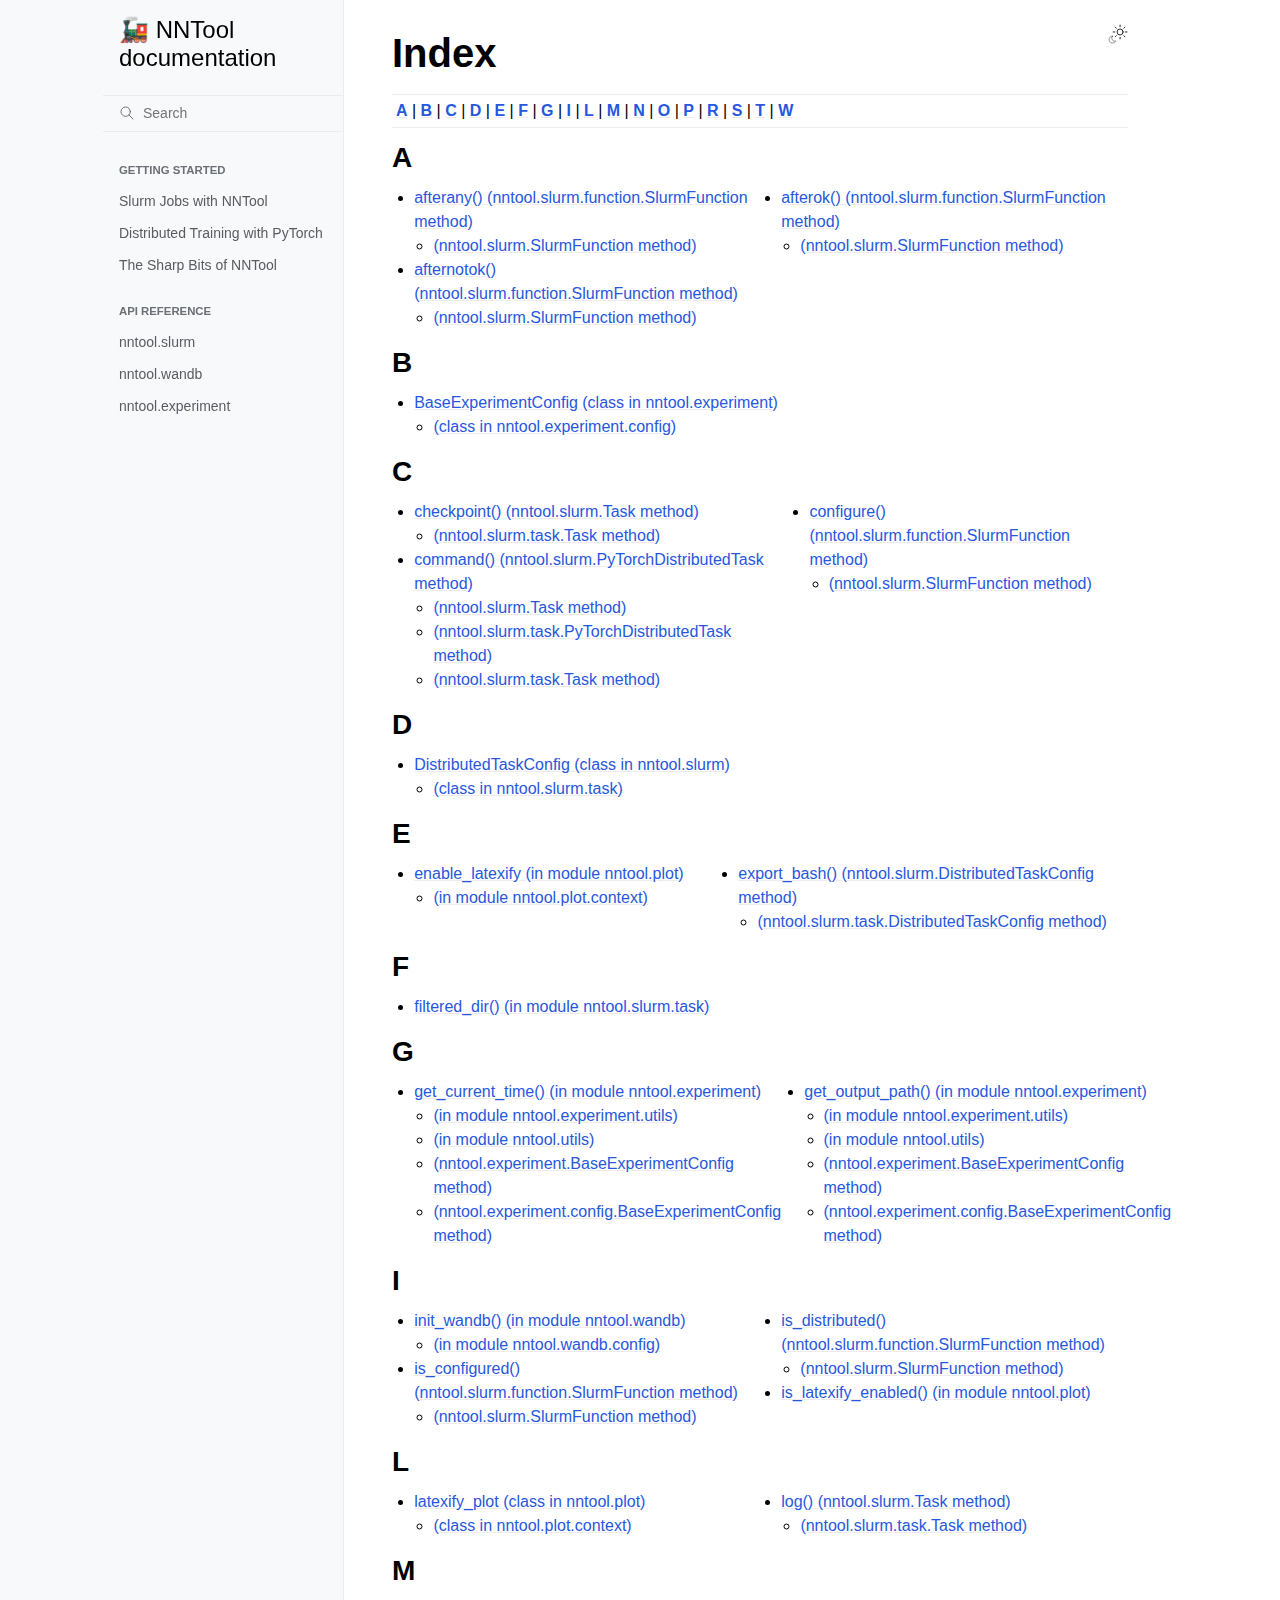
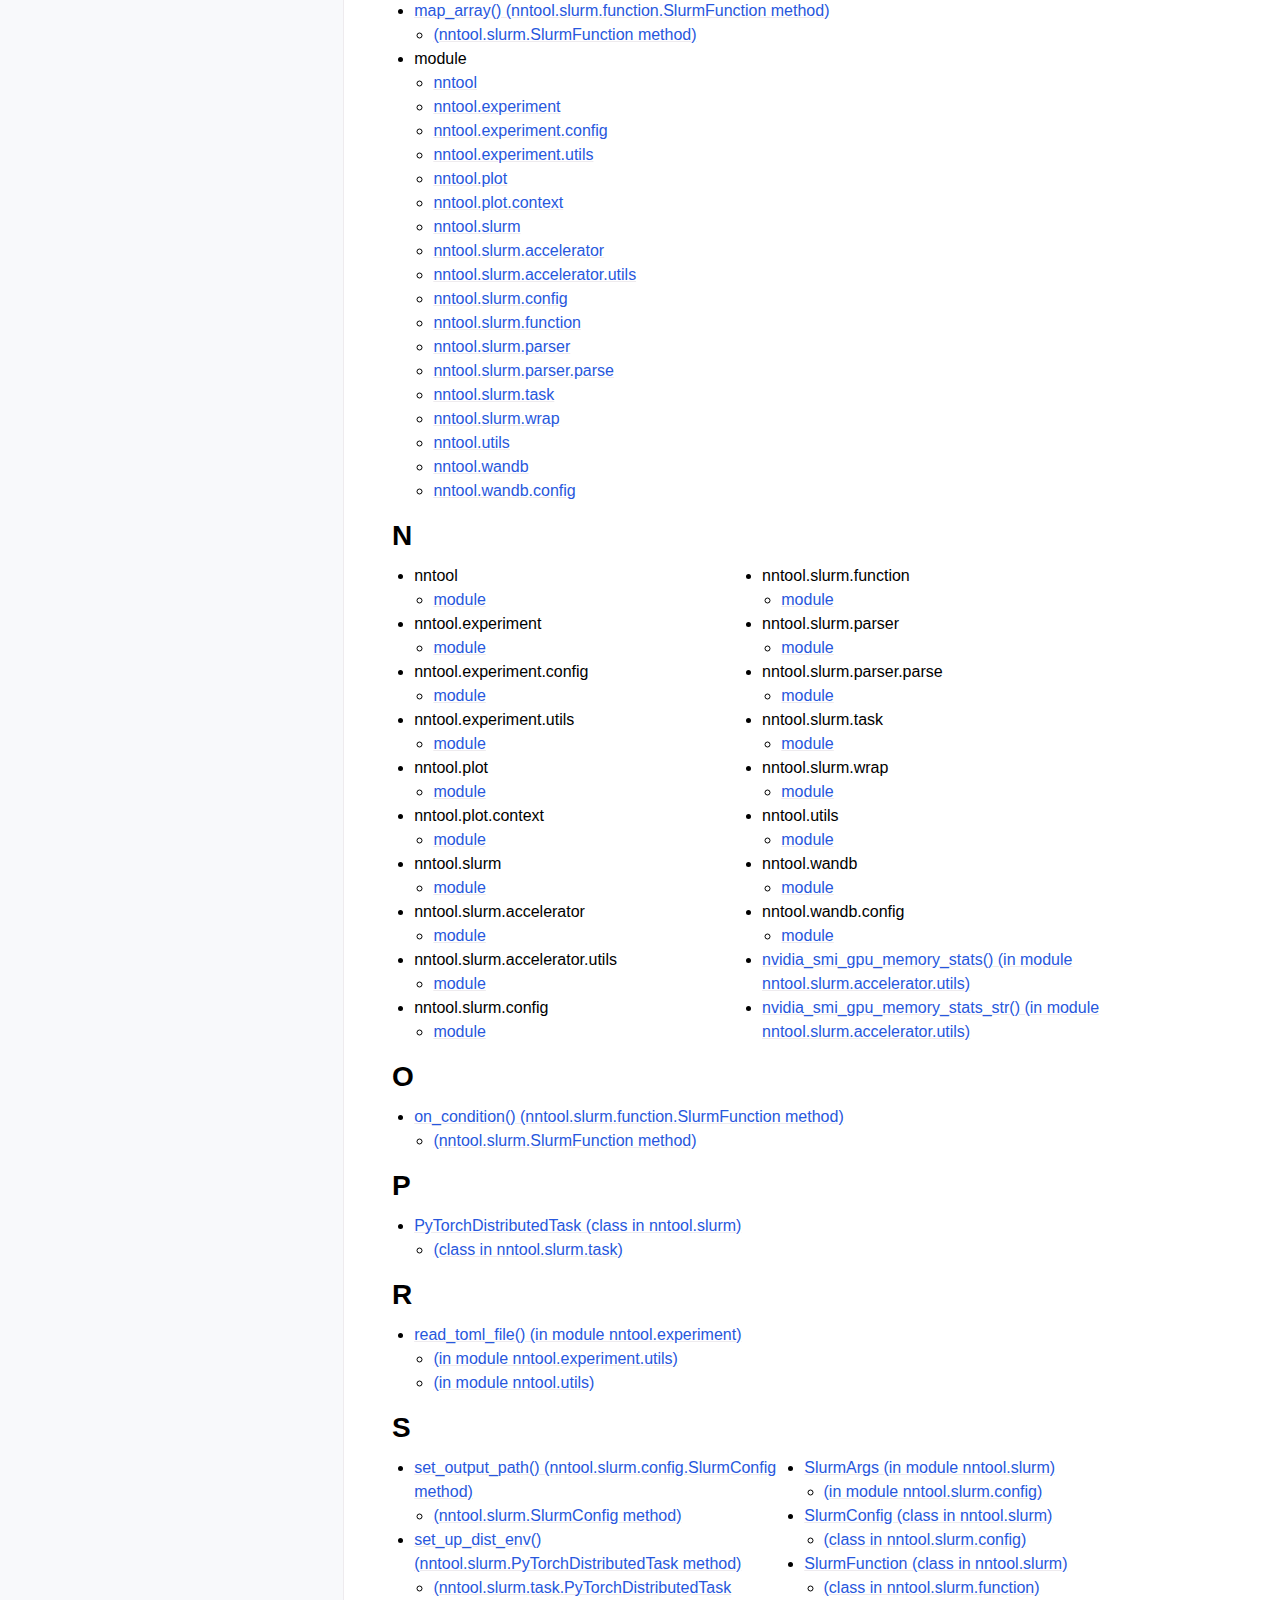
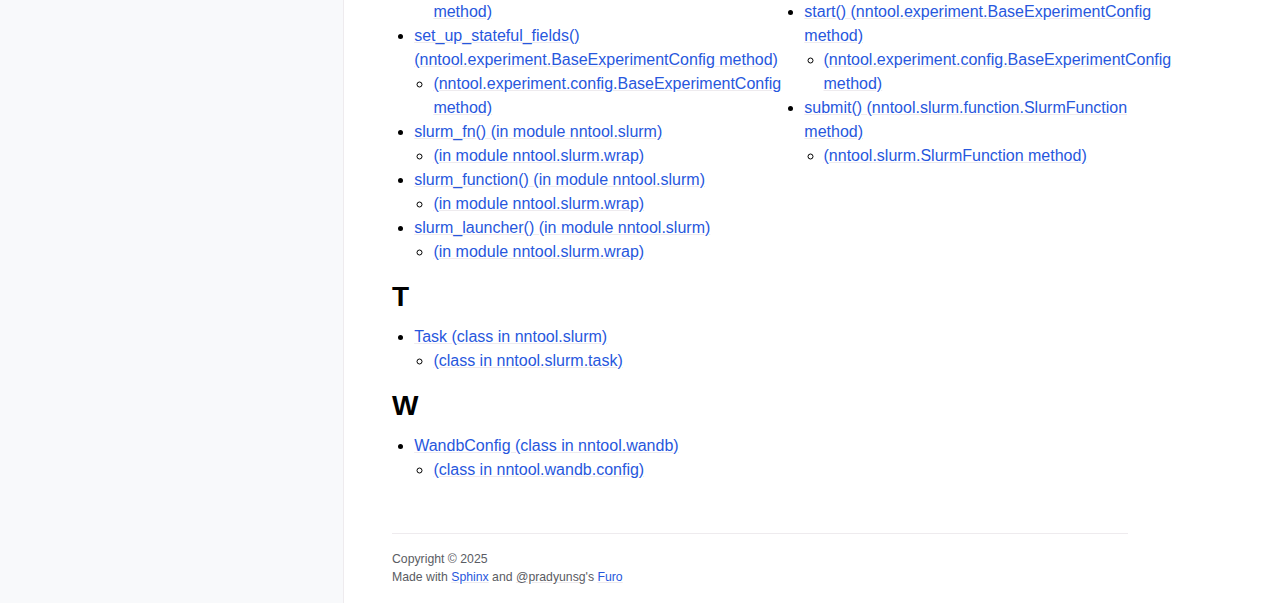
<file: genindex.html>
<!doctype html>
<html class="no-js" lang="en" data-content_root="./">
  <head><meta charset="utf-8">
    <meta name="viewport" content="width=device-width,initial-scale=1">
    <meta name="color-scheme" content="light dark"><link rel="index" title="Index" href="#"><link rel="search" title="Search" href="search.html">

    <!-- Generated with Sphinx 7.4.7 and Furo 2025.09.25 --><title>Index - 🚂 NNTool documentation</title>
<link rel="stylesheet" type="text/css" href="_static/pygments.css?v=d111a655" />
    <link rel="stylesheet" type="text/css" href="_static/styles/furo.css?v=580074bf" />
    <link rel="stylesheet" type="text/css" href="_static/copybutton.css?v=76b2166b" />
    <link rel="stylesheet" type="text/css" href="_static/styles/furo-extensions.css?v=8dab3a3b" />
    <link rel="stylesheet" type="text/css" href="_static/custom.css?v=9b45d3da" />
    
    


<style>
  body {
    --color-code-background: #f2f2f2;
  --color-code-foreground: #1e1e1e;
  
  }
  @media not print {
    body[data-theme="dark"] {
      --color-code-background: #202020;
  --color-code-foreground: #d0d0d0;
  
    }
    @media (prefers-color-scheme: dark) {
      body:not([data-theme="light"]) {
        --color-code-background: #202020;
  --color-code-foreground: #d0d0d0;
  
      }
    }
  }
</style></head>
  <body>
    
    <script>
      document.body.dataset.theme = localStorage.getItem("theme") || "auto";
    </script>
    

<svg xmlns="http://www.w3.org/2000/svg" style="display: none;">
  <symbol id="svg-toc" viewBox="0 0 24 24">
    <title>Contents</title>
    <svg stroke="currentColor" fill="currentColor" stroke-width="0" viewBox="0 0 1024 1024">
      <path d="M408 442h480c4.4 0 8-3.6 8-8v-56c0-4.4-3.6-8-8-8H408c-4.4 0-8 3.6-8 8v56c0 4.4 3.6 8 8 8zm-8 204c0 4.4 3.6 8 8 8h480c4.4 0 8-3.6 8-8v-56c0-4.4-3.6-8-8-8H408c-4.4 0-8 3.6-8 8v56zm504-486H120c-4.4 0-8 3.6-8 8v56c0 4.4 3.6 8 8 8h784c4.4 0 8-3.6 8-8v-56c0-4.4-3.6-8-8-8zm0 632H120c-4.4 0-8 3.6-8 8v56c0 4.4 3.6 8 8 8h784c4.4 0 8-3.6 8-8v-56c0-4.4-3.6-8-8-8zM115.4 518.9L271.7 642c5.8 4.6 14.4.5 14.4-6.9V388.9c0-7.4-8.5-11.5-14.4-6.9L115.4 505.1a8.74 8.74 0 0 0 0 13.8z"/>
    </svg>
  </symbol>
  <symbol id="svg-menu" viewBox="0 0 24 24">
    <title>Menu</title>
    <svg xmlns="http://www.w3.org/2000/svg" viewBox="0 0 24 24" fill="none" stroke="currentColor"
      stroke-width="2" stroke-linecap="round" stroke-linejoin="round" class="feather-menu">
      <line x1="3" y1="12" x2="21" y2="12"></line>
      <line x1="3" y1="6" x2="21" y2="6"></line>
      <line x1="3" y1="18" x2="21" y2="18"></line>
    </svg>
  </symbol>
  <symbol id="svg-arrow-right" viewBox="0 0 24 24">
    <title>Expand</title>
    <svg xmlns="http://www.w3.org/2000/svg" viewBox="0 0 24 24" fill="none" stroke="currentColor"
      stroke-width="2" stroke-linecap="round" stroke-linejoin="round" class="feather-chevron-right">
      <polyline points="9 18 15 12 9 6"></polyline>
    </svg>
  </symbol>
  <symbol id="svg-sun" viewBox="0 0 24 24">
    <title>Light mode</title>
    <svg xmlns="http://www.w3.org/2000/svg" viewBox="0 0 24 24" fill="none" stroke="currentColor"
      stroke-width="1" stroke-linecap="round" stroke-linejoin="round" class="feather-sun">
      <circle cx="12" cy="12" r="5"></circle>
      <line x1="12" y1="1" x2="12" y2="3"></line>
      <line x1="12" y1="21" x2="12" y2="23"></line>
      <line x1="4.22" y1="4.22" x2="5.64" y2="5.64"></line>
      <line x1="18.36" y1="18.36" x2="19.78" y2="19.78"></line>
      <line x1="1" y1="12" x2="3" y2="12"></line>
      <line x1="21" y1="12" x2="23" y2="12"></line>
      <line x1="4.22" y1="19.78" x2="5.64" y2="18.36"></line>
      <line x1="18.36" y1="5.64" x2="19.78" y2="4.22"></line>
    </svg>
  </symbol>
  <symbol id="svg-moon" viewBox="0 0 24 24">
    <title>Dark mode</title>
    <svg xmlns="http://www.w3.org/2000/svg" viewBox="0 0 24 24" fill="none" stroke="currentColor"
      stroke-width="1" stroke-linecap="round" stroke-linejoin="round" class="icon-tabler-moon">
      <path stroke="none" d="M0 0h24v24H0z" fill="none" />
      <path d="M12 3c.132 0 .263 0 .393 0a7.5 7.5 0 0 0 7.92 12.446a9 9 0 1 1 -8.313 -12.454z" />
    </svg>
  </symbol>
  <symbol id="svg-sun-with-moon" viewBox="0 0 24 24">
    <title>Auto light/dark, in light mode</title>
    <svg xmlns="http://www.w3.org/2000/svg" viewBox="0 0 24 24" fill="none" stroke="currentColor"
      stroke-width="1" stroke-linecap="round" stroke-linejoin="round"
      class="icon-custom-derived-from-feather-sun-and-tabler-moon">
      <path style="opacity: 50%" d="M 5.411 14.504 C 5.471 14.504 5.532 14.504 5.591 14.504 C 3.639 16.319 4.383 19.569 6.931 20.352 C 7.693 20.586 8.512 20.551 9.25 20.252 C 8.023 23.207 4.056 23.725 2.11 21.184 C 0.166 18.642 1.702 14.949 4.874 14.536 C 5.051 14.512 5.231 14.5 5.411 14.5 L 5.411 14.504 Z"/>
      <line x1="14.5" y1="3.25" x2="14.5" y2="1.25"/>
      <line x1="14.5" y1="15.85" x2="14.5" y2="17.85"/>
      <line x1="10.044" y1="5.094" x2="8.63" y2="3.68"/>
      <line x1="19" y1="14.05" x2="20.414" y2="15.464"/>
      <line x1="8.2" y1="9.55" x2="6.2" y2="9.55"/>
      <line x1="20.8" y1="9.55" x2="22.8" y2="9.55"/>
      <line x1="10.044" y1="14.006" x2="8.63" y2="15.42"/>
      <line x1="19" y1="5.05" x2="20.414" y2="3.636"/>
      <circle cx="14.5" cy="9.55" r="3.6"/>
    </svg>
  </symbol>
  <symbol id="svg-moon-with-sun" viewBox="0 0 24 24">
    <title>Auto light/dark, in dark mode</title>
    <svg xmlns="http://www.w3.org/2000/svg" viewBox="0 0 24 24" fill="none" stroke="currentColor"
      stroke-width="1" stroke-linecap="round" stroke-linejoin="round"
      class="icon-custom-derived-from-feather-sun-and-tabler-moon">
      <path d="M 8.282 7.007 C 8.385 7.007 8.494 7.007 8.595 7.007 C 5.18 10.184 6.481 15.869 10.942 17.24 C 12.275 17.648 13.706 17.589 15 17.066 C 12.851 22.236 5.91 23.143 2.505 18.696 C -0.897 14.249 1.791 7.786 7.342 7.063 C 7.652 7.021 7.965 7 8.282 7 L 8.282 7.007 Z"/>
      <line style="opacity: 50%" x1="18" y1="3.705" x2="18" y2="2.5"/>
      <line style="opacity: 50%" x1="18" y1="11.295" x2="18" y2="12.5"/>
      <line style="opacity: 50%" x1="15.316" y1="4.816" x2="14.464" y2="3.964"/>
      <line style="opacity: 50%" x1="20.711" y1="10.212" x2="21.563" y2="11.063"/>
      <line style="opacity: 50%" x1="14.205" y1="7.5" x2="13.001" y2="7.5"/>
      <line style="opacity: 50%" x1="21.795" y1="7.5" x2="23" y2="7.5"/>
      <line style="opacity: 50%" x1="15.316" y1="10.184" x2="14.464" y2="11.036"/>
      <line style="opacity: 50%" x1="20.711" y1="4.789" x2="21.563" y2="3.937"/>
      <circle style="opacity: 50%" cx="18" cy="7.5" r="2.169"/>
    </svg>
  </symbol>
  <symbol id="svg-pencil" viewBox="0 0 24 24">
    <svg xmlns="http://www.w3.org/2000/svg" viewBox="0 0 24 24" fill="none" stroke="currentColor"
      stroke-width="1" stroke-linecap="round" stroke-linejoin="round" class="icon-tabler-pencil-code">
      <path d="M4 20h4l10.5 -10.5a2.828 2.828 0 1 0 -4 -4l-10.5 10.5v4" />
      <path d="M13.5 6.5l4 4" />
      <path d="M20 21l2 -2l-2 -2" />
      <path d="M17 17l-2 2l2 2" />
    </svg>
  </symbol>
  <symbol id="svg-eye" viewBox="0 0 24 24">
    <svg xmlns="http://www.w3.org/2000/svg" viewBox="0 0 24 24" fill="none" stroke="currentColor"
      stroke-width="1" stroke-linecap="round" stroke-linejoin="round" class="icon-tabler-eye-code">
      <path stroke="none" d="M0 0h24v24H0z" fill="none" />
      <path d="M10 12a2 2 0 1 0 4 0a2 2 0 0 0 -4 0" />
      <path
        d="M11.11 17.958c-3.209 -.307 -5.91 -2.293 -8.11 -5.958c2.4 -4 5.4 -6 9 -6c3.6 0 6.6 2 9 6c-.21 .352 -.427 .688 -.647 1.008" />
      <path d="M20 21l2 -2l-2 -2" />
      <path d="M17 17l-2 2l2 2" />
    </svg>
  </symbol>
</svg>

<input type="checkbox" class="sidebar-toggle" name="__navigation" id="__navigation" aria-label="Toggle site navigation sidebar">
<input type="checkbox" class="sidebar-toggle" name="__toc" id="__toc" aria-label="Toggle table of contents sidebar">
<label class="overlay sidebar-overlay" for="__navigation"></label>
<label class="overlay toc-overlay" for="__toc"></label>

<a class="skip-to-content muted-link" href="#furo-main-content">Skip to content</a>



<div class="page">
  <header class="mobile-header">
    <div class="header-left">
      <label class="nav-overlay-icon" for="__navigation">
        <span class="icon"><svg><use href="#svg-menu"></use></svg></span>
      </label>
    </div>
    <div class="header-center">
      <a href="index.html"><div class="brand">🚂 NNTool  documentation</div></a>
    </div>
    <div class="header-right">
      <div class="theme-toggle-container theme-toggle-header">
        <button class="theme-toggle" aria-label="Toggle Light / Dark / Auto color theme">
          <svg class="theme-icon-when-auto-light"><use href="#svg-sun-with-moon"></use></svg>
          <svg class="theme-icon-when-auto-dark"><use href="#svg-moon-with-sun"></use></svg>
          <svg class="theme-icon-when-dark"><use href="#svg-moon"></use></svg>
          <svg class="theme-icon-when-light"><use href="#svg-sun"></use></svg>
        </button>
      </div>
      <label class="toc-overlay-icon toc-header-icon no-toc" for="__toc">
        <span class="icon"><svg><use href="#svg-toc"></use></svg></span>
      </label>
    </div>
  </header>
  <aside class="sidebar-drawer">
    <div class="sidebar-container">
      
      <div class="sidebar-sticky"><a class="sidebar-brand" href="index.html">
  
  <span class="sidebar-brand-text">🚂 NNTool  documentation</span>
  
</a><form class="sidebar-search-container" method="get" action="search.html" role="search">
  <input class="sidebar-search" placeholder="Search" name="q" aria-label="Search">
  <input type="hidden" name="check_keywords" value="yes">
  <input type="hidden" name="area" value="default">
</form>
<div id="searchbox"></div><div class="sidebar-scroll"><div class="sidebar-tree">
  <p class="caption" role="heading"><span class="caption-text">Getting started</span></p>
<ul>
<li class="toctree-l1"><a class="reference internal" href="tutorials/sequential_jobs.html">Slurm Jobs with NNTool</a></li>
<li class="toctree-l1"><a class="reference internal" href="tutorials/distributed_training.html">Distributed Training with PyTorch</a></li>
<li class="toctree-l1"><a class="reference internal" href="tutorials/sharp_bits.html">The Sharp Bits of NNTool</a></li>
</ul>
<p class="caption" role="heading"><span class="caption-text">API reference</span></p>
<ul>
<li class="toctree-l1"><a class="reference internal" href="api/nntool.slurm.html">nntool.slurm</a></li>
<li class="toctree-l1"><a class="reference internal" href="api/nntool.wandb.html">nntool.wandb</a></li>
<li class="toctree-l1"><a class="reference internal" href="api/nntool.experiment.html">nntool.experiment</a></li>
</ul>

</div>
</div>

      </div>
      
    </div>
  </aside>
  <div class="main">
    <div class="content">
      <div class="article-container">
        <a href="#" class="back-to-top muted-link">
          <svg xmlns="http://www.w3.org/2000/svg" viewBox="0 0 24 24">
            <path d="M13 20h-2V8l-5.5 5.5-1.42-1.42L12 4.16l7.92 7.92-1.42 1.42L13 8v12z"></path>
          </svg>
          <span>Back to top</span>
        </a>
        <div class="content-icon-container">
          <div class="theme-toggle-container theme-toggle-content">
            <button class="theme-toggle" aria-label="Toggle Light / Dark / Auto color theme">
              <svg class="theme-icon-when-auto-light"><use href="#svg-sun-with-moon"></use></svg>
              <svg class="theme-icon-when-auto-dark"><use href="#svg-moon-with-sun"></use></svg>
              <svg class="theme-icon-when-dark"><use href="#svg-moon"></use></svg>
              <svg class="theme-icon-when-light"><use href="#svg-sun"></use></svg>
            </button>
          </div>
          <label class="toc-overlay-icon toc-content-icon no-toc" for="__toc">
            <span class="icon"><svg><use href="#svg-toc"></use></svg></span>
          </label>
        </div>
        <article role="main" id="furo-main-content">
          
<section class="genindex-section">
  <h1 id="index">Index</h1>
  <div class="genindex-jumpbox"><a href="#A"><strong>A</strong></a> | <a href="#B"><strong>B</strong></a> | <a href="#C"><strong>C</strong></a> | <a href="#D"><strong>D</strong></a> | <a href="#E"><strong>E</strong></a> | <a href="#F"><strong>F</strong></a> | <a href="#G"><strong>G</strong></a> | <a href="#I"><strong>I</strong></a> | <a href="#L"><strong>L</strong></a> | <a href="#M"><strong>M</strong></a> | <a href="#N"><strong>N</strong></a> | <a href="#O"><strong>O</strong></a> | <a href="#P"><strong>P</strong></a> | <a href="#R"><strong>R</strong></a> | <a href="#S"><strong>S</strong></a> | <a href="#T"><strong>T</strong></a> | <a href="#W"><strong>W</strong></a></div>
</section>
<section id="A" class="genindex-section">
  <h2>A</h2>
  <table style="width: 100%" class="indextable genindextable"><tr>
    <td style="width: 33%; vertical-align: top;"><ul>
        <li><a href="api/nntool.slurm.function.html#nntool.slurm.function.SlurmFunction.afterany">afterany() (nntool.slurm.function.SlurmFunction method)</a>

        <ul>
          <li><a href="api/nntool.slurm.html#nntool.slurm.SlurmFunction.afterany">(nntool.slurm.SlurmFunction method)</a>
</li>
        </ul></li>
        <li><a href="api/nntool.slurm.function.html#nntool.slurm.function.SlurmFunction.afternotok">afternotok() (nntool.slurm.function.SlurmFunction method)</a>

        <ul>
          <li><a href="api/nntool.slurm.html#nntool.slurm.SlurmFunction.afternotok">(nntool.slurm.SlurmFunction method)</a>
</li>
        </ul></li>
    </ul></td>
    <td style="width: 33%; vertical-align: top;"><ul>
        <li><a href="api/nntool.slurm.function.html#nntool.slurm.function.SlurmFunction.afterok">afterok() (nntool.slurm.function.SlurmFunction method)</a>

        <ul>
          <li><a href="api/nntool.slurm.html#nntool.slurm.SlurmFunction.afterok">(nntool.slurm.SlurmFunction method)</a>
</li>
        </ul></li>
    </ul></td>
  </tr></table>
</section>

<section id="B" class="genindex-section">
  <h2>B</h2>
  <table style="width: 100%" class="indextable genindextable"><tr>
    <td style="width: 33%; vertical-align: top;"><ul>
        <li><a href="api/nntool.experiment.html#nntool.experiment.BaseExperimentConfig">BaseExperimentConfig (class in nntool.experiment)</a>

        <ul>
          <li><a href="api/nntool.experiment.config.html#nntool.experiment.config.BaseExperimentConfig">(class in nntool.experiment.config)</a>
</li>
        </ul></li>
    </ul></td>
  </tr></table>
</section>

<section id="C" class="genindex-section">
  <h2>C</h2>
  <table style="width: 100%" class="indextable genindextable"><tr>
    <td style="width: 33%; vertical-align: top;"><ul>
        <li><a href="api/nntool.slurm.html#nntool.slurm.Task.checkpoint">checkpoint() (nntool.slurm.Task method)</a>

        <ul>
          <li><a href="api/nntool.slurm.task.html#nntool.slurm.task.Task.checkpoint">(nntool.slurm.task.Task method)</a>
</li>
        </ul></li>
        <li><a href="api/nntool.slurm.html#nntool.slurm.PyTorchDistributedTask.command">command() (nntool.slurm.PyTorchDistributedTask method)</a>

        <ul>
          <li><a href="api/nntool.slurm.html#nntool.slurm.Task.command">(nntool.slurm.Task method)</a>
</li>
          <li><a href="api/nntool.slurm.task.html#nntool.slurm.task.PyTorchDistributedTask.command">(nntool.slurm.task.PyTorchDistributedTask method)</a>
</li>
          <li><a href="api/nntool.slurm.task.html#nntool.slurm.task.Task.command">(nntool.slurm.task.Task method)</a>
</li>
        </ul></li>
    </ul></td>
    <td style="width: 33%; vertical-align: top;"><ul>
        <li><a href="api/nntool.slurm.function.html#nntool.slurm.function.SlurmFunction.configure">configure() (nntool.slurm.function.SlurmFunction method)</a>

        <ul>
          <li><a href="api/nntool.slurm.html#nntool.slurm.SlurmFunction.configure">(nntool.slurm.SlurmFunction method)</a>
</li>
        </ul></li>
    </ul></td>
  </tr></table>
</section>

<section id="D" class="genindex-section">
  <h2>D</h2>
  <table style="width: 100%" class="indextable genindextable"><tr>
    <td style="width: 33%; vertical-align: top;"><ul>
        <li><a href="api/nntool.slurm.html#nntool.slurm.DistributedTaskConfig">DistributedTaskConfig (class in nntool.slurm)</a>

        <ul>
          <li><a href="api/nntool.slurm.task.html#nntool.slurm.task.DistributedTaskConfig">(class in nntool.slurm.task)</a>
</li>
        </ul></li>
    </ul></td>
  </tr></table>
</section>

<section id="E" class="genindex-section">
  <h2>E</h2>
  <table style="width: 100%" class="indextable genindextable"><tr>
    <td style="width: 33%; vertical-align: top;"><ul>
        <li><a href="api/nntool.plot.html#nntool.plot.enable_latexify">enable_latexify (in module nntool.plot)</a>

        <ul>
          <li><a href="api/nntool.plot.context.html#nntool.plot.context.enable_latexify">(in module nntool.plot.context)</a>
</li>
        </ul></li>
    </ul></td>
    <td style="width: 33%; vertical-align: top;"><ul>
        <li><a href="api/nntool.slurm.html#nntool.slurm.DistributedTaskConfig.export_bash">export_bash() (nntool.slurm.DistributedTaskConfig method)</a>

        <ul>
          <li><a href="api/nntool.slurm.task.html#nntool.slurm.task.DistributedTaskConfig.export_bash">(nntool.slurm.task.DistributedTaskConfig method)</a>
</li>
        </ul></li>
    </ul></td>
  </tr></table>
</section>

<section id="F" class="genindex-section">
  <h2>F</h2>
  <table style="width: 100%" class="indextable genindextable"><tr>
    <td style="width: 33%; vertical-align: top;"><ul>
        <li><a href="api/nntool.slurm.task.html#nntool.slurm.task.filtered_dir">filtered_dir() (in module nntool.slurm.task)</a>
</li>
    </ul></td>
  </tr></table>
</section>

<section id="G" class="genindex-section">
  <h2>G</h2>
  <table style="width: 100%" class="indextable genindextable"><tr>
    <td style="width: 33%; vertical-align: top;"><ul>
        <li><a href="api/nntool.experiment.html#nntool.experiment.get_current_time">get_current_time() (in module nntool.experiment)</a>

        <ul>
          <li><a href="api/nntool.experiment.utils.html#nntool.experiment.utils.get_current_time">(in module nntool.experiment.utils)</a>
</li>
          <li><a href="api/nntool.utils.html#nntool.utils.get_current_time">(in module nntool.utils)</a>
</li>
          <li><a href="api/nntool.experiment.html#nntool.experiment.BaseExperimentConfig.get_current_time">(nntool.experiment.BaseExperimentConfig method)</a>
</li>
          <li><a href="api/nntool.experiment.config.html#nntool.experiment.config.BaseExperimentConfig.get_current_time">(nntool.experiment.config.BaseExperimentConfig method)</a>
</li>
        </ul></li>
    </ul></td>
    <td style="width: 33%; vertical-align: top;"><ul>
        <li><a href="api/nntool.experiment.html#nntool.experiment.get_output_path">get_output_path() (in module nntool.experiment)</a>

        <ul>
          <li><a href="api/nntool.experiment.utils.html#nntool.experiment.utils.get_output_path">(in module nntool.experiment.utils)</a>
</li>
          <li><a href="api/nntool.utils.html#nntool.utils.get_output_path">(in module nntool.utils)</a>
</li>
          <li><a href="api/nntool.experiment.html#nntool.experiment.BaseExperimentConfig.get_output_path">(nntool.experiment.BaseExperimentConfig method)</a>
</li>
          <li><a href="api/nntool.experiment.config.html#nntool.experiment.config.BaseExperimentConfig.get_output_path">(nntool.experiment.config.BaseExperimentConfig method)</a>
</li>
        </ul></li>
    </ul></td>
  </tr></table>
</section>

<section id="I" class="genindex-section">
  <h2>I</h2>
  <table style="width: 100%" class="indextable genindextable"><tr>
    <td style="width: 33%; vertical-align: top;"><ul>
        <li><a href="api/nntool.wandb.html#nntool.wandb.init_wandb">init_wandb() (in module nntool.wandb)</a>

        <ul>
          <li><a href="api/nntool.wandb.config.html#nntool.wandb.config.init_wandb">(in module nntool.wandb.config)</a>
</li>
        </ul></li>
        <li><a href="api/nntool.slurm.function.html#nntool.slurm.function.SlurmFunction.is_configured">is_configured() (nntool.slurm.function.SlurmFunction method)</a>

        <ul>
          <li><a href="api/nntool.slurm.html#nntool.slurm.SlurmFunction.is_configured">(nntool.slurm.SlurmFunction method)</a>
</li>
        </ul></li>
    </ul></td>
    <td style="width: 33%; vertical-align: top;"><ul>
        <li><a href="api/nntool.slurm.function.html#nntool.slurm.function.SlurmFunction.is_distributed">is_distributed() (nntool.slurm.function.SlurmFunction method)</a>

        <ul>
          <li><a href="api/nntool.slurm.html#nntool.slurm.SlurmFunction.is_distributed">(nntool.slurm.SlurmFunction method)</a>
</li>
        </ul></li>
        <li><a href="api/nntool.plot.html#nntool.plot.is_latexify_enabled">is_latexify_enabled() (in module nntool.plot)</a>
</li>
    </ul></td>
  </tr></table>
</section>

<section id="L" class="genindex-section">
  <h2>L</h2>
  <table style="width: 100%" class="indextable genindextable"><tr>
    <td style="width: 33%; vertical-align: top;"><ul>
        <li><a href="api/nntool.plot.html#nntool.plot.latexify_plot">latexify_plot (class in nntool.plot)</a>

        <ul>
          <li><a href="api/nntool.plot.context.html#nntool.plot.context.latexify_plot">(class in nntool.plot.context)</a>
</li>
        </ul></li>
    </ul></td>
    <td style="width: 33%; vertical-align: top;"><ul>
        <li><a href="api/nntool.slurm.html#nntool.slurm.Task.log">log() (nntool.slurm.Task method)</a>

        <ul>
          <li><a href="api/nntool.slurm.task.html#nntool.slurm.task.Task.log">(nntool.slurm.task.Task method)</a>
</li>
        </ul></li>
    </ul></td>
  </tr></table>
</section>

<section id="M" class="genindex-section">
  <h2>M</h2>
  <table style="width: 100%" class="indextable genindextable"><tr>
    <td style="width: 33%; vertical-align: top;"><ul>
        <li><a href="api/nntool.slurm.function.html#nntool.slurm.function.SlurmFunction.map_array">map_array() (nntool.slurm.function.SlurmFunction method)</a>

        <ul>
          <li><a href="api/nntool.slurm.html#nntool.slurm.SlurmFunction.map_array">(nntool.slurm.SlurmFunction method)</a>
</li>
        </ul></li>
        <li>
    module

        <ul>
          <li><a href="api.html#module-nntool">nntool</a>
</li>
          <li><a href="api/nntool.experiment.html#module-nntool.experiment">nntool.experiment</a>
</li>
          <li><a href="api/nntool.experiment.config.html#module-nntool.experiment.config">nntool.experiment.config</a>
</li>
          <li><a href="api/nntool.experiment.utils.html#module-nntool.experiment.utils">nntool.experiment.utils</a>
</li>
          <li><a href="api/nntool.plot.html#module-nntool.plot">nntool.plot</a>
</li>
          <li><a href="api/nntool.plot.context.html#module-nntool.plot.context">nntool.plot.context</a>
</li>
          <li><a href="api/nntool.slurm.html#module-nntool.slurm">nntool.slurm</a>
</li>
          <li><a href="api/nntool.slurm.accelerator.html#module-nntool.slurm.accelerator">nntool.slurm.accelerator</a>
</li>
          <li><a href="api/nntool.slurm.accelerator.utils.html#module-nntool.slurm.accelerator.utils">nntool.slurm.accelerator.utils</a>
</li>
          <li><a href="api/nntool.slurm.config.html#module-nntool.slurm.config">nntool.slurm.config</a>
</li>
          <li><a href="api/nntool.slurm.function.html#module-nntool.slurm.function">nntool.slurm.function</a>
</li>
          <li><a href="api/nntool.slurm.parser.html#module-nntool.slurm.parser">nntool.slurm.parser</a>
</li>
          <li><a href="api/nntool.slurm.parser.parse.html#module-nntool.slurm.parser.parse">nntool.slurm.parser.parse</a>
</li>
          <li><a href="api/nntool.slurm.task.html#module-nntool.slurm.task">nntool.slurm.task</a>
</li>
          <li><a href="api/nntool.slurm.wrap.html#module-nntool.slurm.wrap">nntool.slurm.wrap</a>
</li>
          <li><a href="api/nntool.utils.html#module-nntool.utils">nntool.utils</a>
</li>
          <li><a href="api/nntool.wandb.html#module-nntool.wandb">nntool.wandb</a>
</li>
          <li><a href="api/nntool.wandb.config.html#module-nntool.wandb.config">nntool.wandb.config</a>
</li>
        </ul></li>
    </ul></td>
  </tr></table>
</section>

<section id="N" class="genindex-section">
  <h2>N</h2>
  <table style="width: 100%" class="indextable genindextable"><tr>
    <td style="width: 33%; vertical-align: top;"><ul>
        <li>
    nntool

        <ul>
          <li><a href="api.html#module-nntool">module</a>
</li>
        </ul></li>
        <li>
    nntool.experiment

        <ul>
          <li><a href="api/nntool.experiment.html#module-nntool.experiment">module</a>
</li>
        </ul></li>
        <li>
    nntool.experiment.config

        <ul>
          <li><a href="api/nntool.experiment.config.html#module-nntool.experiment.config">module</a>
</li>
        </ul></li>
        <li>
    nntool.experiment.utils

        <ul>
          <li><a href="api/nntool.experiment.utils.html#module-nntool.experiment.utils">module</a>
</li>
        </ul></li>
        <li>
    nntool.plot

        <ul>
          <li><a href="api/nntool.plot.html#module-nntool.plot">module</a>
</li>
        </ul></li>
        <li>
    nntool.plot.context

        <ul>
          <li><a href="api/nntool.plot.context.html#module-nntool.plot.context">module</a>
</li>
        </ul></li>
        <li>
    nntool.slurm

        <ul>
          <li><a href="api/nntool.slurm.html#module-nntool.slurm">module</a>
</li>
        </ul></li>
        <li>
    nntool.slurm.accelerator

        <ul>
          <li><a href="api/nntool.slurm.accelerator.html#module-nntool.slurm.accelerator">module</a>
</li>
        </ul></li>
        <li>
    nntool.slurm.accelerator.utils

        <ul>
          <li><a href="api/nntool.slurm.accelerator.utils.html#module-nntool.slurm.accelerator.utils">module</a>
</li>
        </ul></li>
        <li>
    nntool.slurm.config

        <ul>
          <li><a href="api/nntool.slurm.config.html#module-nntool.slurm.config">module</a>
</li>
        </ul></li>
    </ul></td>
    <td style="width: 33%; vertical-align: top;"><ul>
        <li>
    nntool.slurm.function

        <ul>
          <li><a href="api/nntool.slurm.function.html#module-nntool.slurm.function">module</a>
</li>
        </ul></li>
        <li>
    nntool.slurm.parser

        <ul>
          <li><a href="api/nntool.slurm.parser.html#module-nntool.slurm.parser">module</a>
</li>
        </ul></li>
        <li>
    nntool.slurm.parser.parse

        <ul>
          <li><a href="api/nntool.slurm.parser.parse.html#module-nntool.slurm.parser.parse">module</a>
</li>
        </ul></li>
        <li>
    nntool.slurm.task

        <ul>
          <li><a href="api/nntool.slurm.task.html#module-nntool.slurm.task">module</a>
</li>
        </ul></li>
        <li>
    nntool.slurm.wrap

        <ul>
          <li><a href="api/nntool.slurm.wrap.html#module-nntool.slurm.wrap">module</a>
</li>
        </ul></li>
        <li>
    nntool.utils

        <ul>
          <li><a href="api/nntool.utils.html#module-nntool.utils">module</a>
</li>
        </ul></li>
        <li>
    nntool.wandb

        <ul>
          <li><a href="api/nntool.wandb.html#module-nntool.wandb">module</a>
</li>
        </ul></li>
        <li>
    nntool.wandb.config

        <ul>
          <li><a href="api/nntool.wandb.config.html#module-nntool.wandb.config">module</a>
</li>
        </ul></li>
        <li><a href="api/nntool.slurm.accelerator.utils.html#nntool.slurm.accelerator.utils.nvidia_smi_gpu_memory_stats">nvidia_smi_gpu_memory_stats() (in module nntool.slurm.accelerator.utils)</a>
</li>
        <li><a href="api/nntool.slurm.accelerator.utils.html#nntool.slurm.accelerator.utils.nvidia_smi_gpu_memory_stats_str">nvidia_smi_gpu_memory_stats_str() (in module nntool.slurm.accelerator.utils)</a>
</li>
    </ul></td>
  </tr></table>
</section>

<section id="O" class="genindex-section">
  <h2>O</h2>
  <table style="width: 100%" class="indextable genindextable"><tr>
    <td style="width: 33%; vertical-align: top;"><ul>
        <li><a href="api/nntool.slurm.function.html#nntool.slurm.function.SlurmFunction.on_condition">on_condition() (nntool.slurm.function.SlurmFunction method)</a>

        <ul>
          <li><a href="api/nntool.slurm.html#nntool.slurm.SlurmFunction.on_condition">(nntool.slurm.SlurmFunction method)</a>
</li>
        </ul></li>
    </ul></td>
  </tr></table>
</section>

<section id="P" class="genindex-section">
  <h2>P</h2>
  <table style="width: 100%" class="indextable genindextable"><tr>
    <td style="width: 33%; vertical-align: top;"><ul>
        <li><a href="api/nntool.slurm.html#nntool.slurm.PyTorchDistributedTask">PyTorchDistributedTask (class in nntool.slurm)</a>

        <ul>
          <li><a href="api/nntool.slurm.task.html#nntool.slurm.task.PyTorchDistributedTask">(class in nntool.slurm.task)</a>
</li>
        </ul></li>
    </ul></td>
  </tr></table>
</section>

<section id="R" class="genindex-section">
  <h2>R</h2>
  <table style="width: 100%" class="indextable genindextable"><tr>
    <td style="width: 33%; vertical-align: top;"><ul>
        <li><a href="api/nntool.experiment.html#nntool.experiment.read_toml_file">read_toml_file() (in module nntool.experiment)</a>

        <ul>
          <li><a href="api/nntool.experiment.utils.html#nntool.experiment.utils.read_toml_file">(in module nntool.experiment.utils)</a>
</li>
          <li><a href="api/nntool.utils.html#nntool.utils.read_toml_file">(in module nntool.utils)</a>
</li>
        </ul></li>
    </ul></td>
  </tr></table>
</section>

<section id="S" class="genindex-section">
  <h2>S</h2>
  <table style="width: 100%" class="indextable genindextable"><tr>
    <td style="width: 33%; vertical-align: top;"><ul>
        <li><a href="api/nntool.slurm.config.html#nntool.slurm.config.SlurmConfig.set_output_path">set_output_path() (nntool.slurm.config.SlurmConfig method)</a>

        <ul>
          <li><a href="api/nntool.slurm.html#nntool.slurm.SlurmConfig.set_output_path">(nntool.slurm.SlurmConfig method)</a>
</li>
        </ul></li>
        <li><a href="api/nntool.slurm.html#nntool.slurm.PyTorchDistributedTask.set_up_dist_env">set_up_dist_env() (nntool.slurm.PyTorchDistributedTask method)</a>

        <ul>
          <li><a href="api/nntool.slurm.task.html#nntool.slurm.task.PyTorchDistributedTask.set_up_dist_env">(nntool.slurm.task.PyTorchDistributedTask method)</a>
</li>
        </ul></li>
        <li><a href="api/nntool.experiment.html#nntool.experiment.BaseExperimentConfig.set_up_stateful_fields">set_up_stateful_fields() (nntool.experiment.BaseExperimentConfig method)</a>

        <ul>
          <li><a href="api/nntool.experiment.config.html#nntool.experiment.config.BaseExperimentConfig.set_up_stateful_fields">(nntool.experiment.config.BaseExperimentConfig method)</a>
</li>
        </ul></li>
        <li><a href="api/nntool.slurm.html#nntool.slurm.slurm_fn">slurm_fn() (in module nntool.slurm)</a>

        <ul>
          <li><a href="api/nntool.slurm.wrap.html#nntool.slurm.wrap.slurm_fn">(in module nntool.slurm.wrap)</a>
</li>
        </ul></li>
        <li><a href="api/nntool.slurm.html#nntool.slurm.slurm_function">slurm_function() (in module nntool.slurm)</a>

        <ul>
          <li><a href="api/nntool.slurm.wrap.html#nntool.slurm.wrap.slurm_function">(in module nntool.slurm.wrap)</a>
</li>
        </ul></li>
        <li><a href="api/nntool.slurm.html#nntool.slurm.slurm_launcher">slurm_launcher() (in module nntool.slurm)</a>

        <ul>
          <li><a href="api/nntool.slurm.wrap.html#nntool.slurm.wrap.slurm_launcher">(in module nntool.slurm.wrap)</a>
</li>
        </ul></li>
    </ul></td>
    <td style="width: 33%; vertical-align: top;"><ul>
        <li><a href="api/nntool.slurm.html#nntool.slurm.SlurmArgs">SlurmArgs (in module nntool.slurm)</a>

        <ul>
          <li><a href="api/nntool.slurm.config.html#nntool.slurm.config.SlurmArgs">(in module nntool.slurm.config)</a>
</li>
        </ul></li>
        <li><a href="api/nntool.slurm.html#nntool.slurm.SlurmConfig">SlurmConfig (class in nntool.slurm)</a>

        <ul>
          <li><a href="api/nntool.slurm.config.html#nntool.slurm.config.SlurmConfig">(class in nntool.slurm.config)</a>
</li>
        </ul></li>
        <li><a href="api/nntool.slurm.html#nntool.slurm.SlurmFunction">SlurmFunction (class in nntool.slurm)</a>

        <ul>
          <li><a href="api/nntool.slurm.function.html#nntool.slurm.function.SlurmFunction">(class in nntool.slurm.function)</a>
</li>
        </ul></li>
        <li><a href="api/nntool.experiment.html#nntool.experiment.BaseExperimentConfig.start">start() (nntool.experiment.BaseExperimentConfig method)</a>

        <ul>
          <li><a href="api/nntool.experiment.config.html#nntool.experiment.config.BaseExperimentConfig.start">(nntool.experiment.config.BaseExperimentConfig method)</a>
</li>
        </ul></li>
        <li><a href="api/nntool.slurm.function.html#nntool.slurm.function.SlurmFunction.submit">submit() (nntool.slurm.function.SlurmFunction method)</a>

        <ul>
          <li><a href="api/nntool.slurm.html#nntool.slurm.SlurmFunction.submit">(nntool.slurm.SlurmFunction method)</a>
</li>
        </ul></li>
    </ul></td>
  </tr></table>
</section>

<section id="T" class="genindex-section">
  <h2>T</h2>
  <table style="width: 100%" class="indextable genindextable"><tr>
    <td style="width: 33%; vertical-align: top;"><ul>
        <li><a href="api/nntool.slurm.html#nntool.slurm.Task">Task (class in nntool.slurm)</a>

        <ul>
          <li><a href="api/nntool.slurm.task.html#nntool.slurm.task.Task">(class in nntool.slurm.task)</a>
</li>
        </ul></li>
    </ul></td>
  </tr></table>
</section>

<section id="W" class="genindex-section">
  <h2>W</h2>
  <table style="width: 100%" class="indextable genindextable"><tr>
    <td style="width: 33%; vertical-align: top;"><ul>
        <li><a href="api/nntool.wandb.html#nntool.wandb.WandbConfig">WandbConfig (class in nntool.wandb)</a>

        <ul>
          <li><a href="api/nntool.wandb.config.html#nntool.wandb.config.WandbConfig">(class in nntool.wandb.config)</a>
</li>
        </ul></li>
    </ul></td>
  </tr></table>
</section>


        </article>
      </div>
      <footer>
        
        <div class="related-pages">
          
          
        </div>
        <div class="bottom-of-page">
          <div class="left-details">
            <div class="copyright">
                Copyright &#169; 2025
            </div>
            Made with <a href="https://www.sphinx-doc.org/">Sphinx</a> and <a class="muted-link" href="https://pradyunsg.me">@pradyunsg</a>'s
            
            <a href="https://github.com/pradyunsg/furo">Furo</a>
            
          </div>
          <div class="right-details">
            
          </div>
        </div>
        
      </footer>
    </div>
    <aside class="toc-drawer no-toc">
      
      
      
    </aside>
  </div>
</div><script src="_static/documentation_options.js?v=9eb32ce0"></script>
    <script src="_static/doctools.js?v=9a2dae69"></script>
    <script src="_static/sphinx_highlight.js?v=dc90522c"></script>
    <script src="_static/scripts/furo.js?v=46bd48cc"></script>
    <script src="_static/clipboard.min.js?v=a7894cd8"></script>
    <script src="_static/copybutton.js?v=f281be69"></script>
    </body>
</html>
</file>
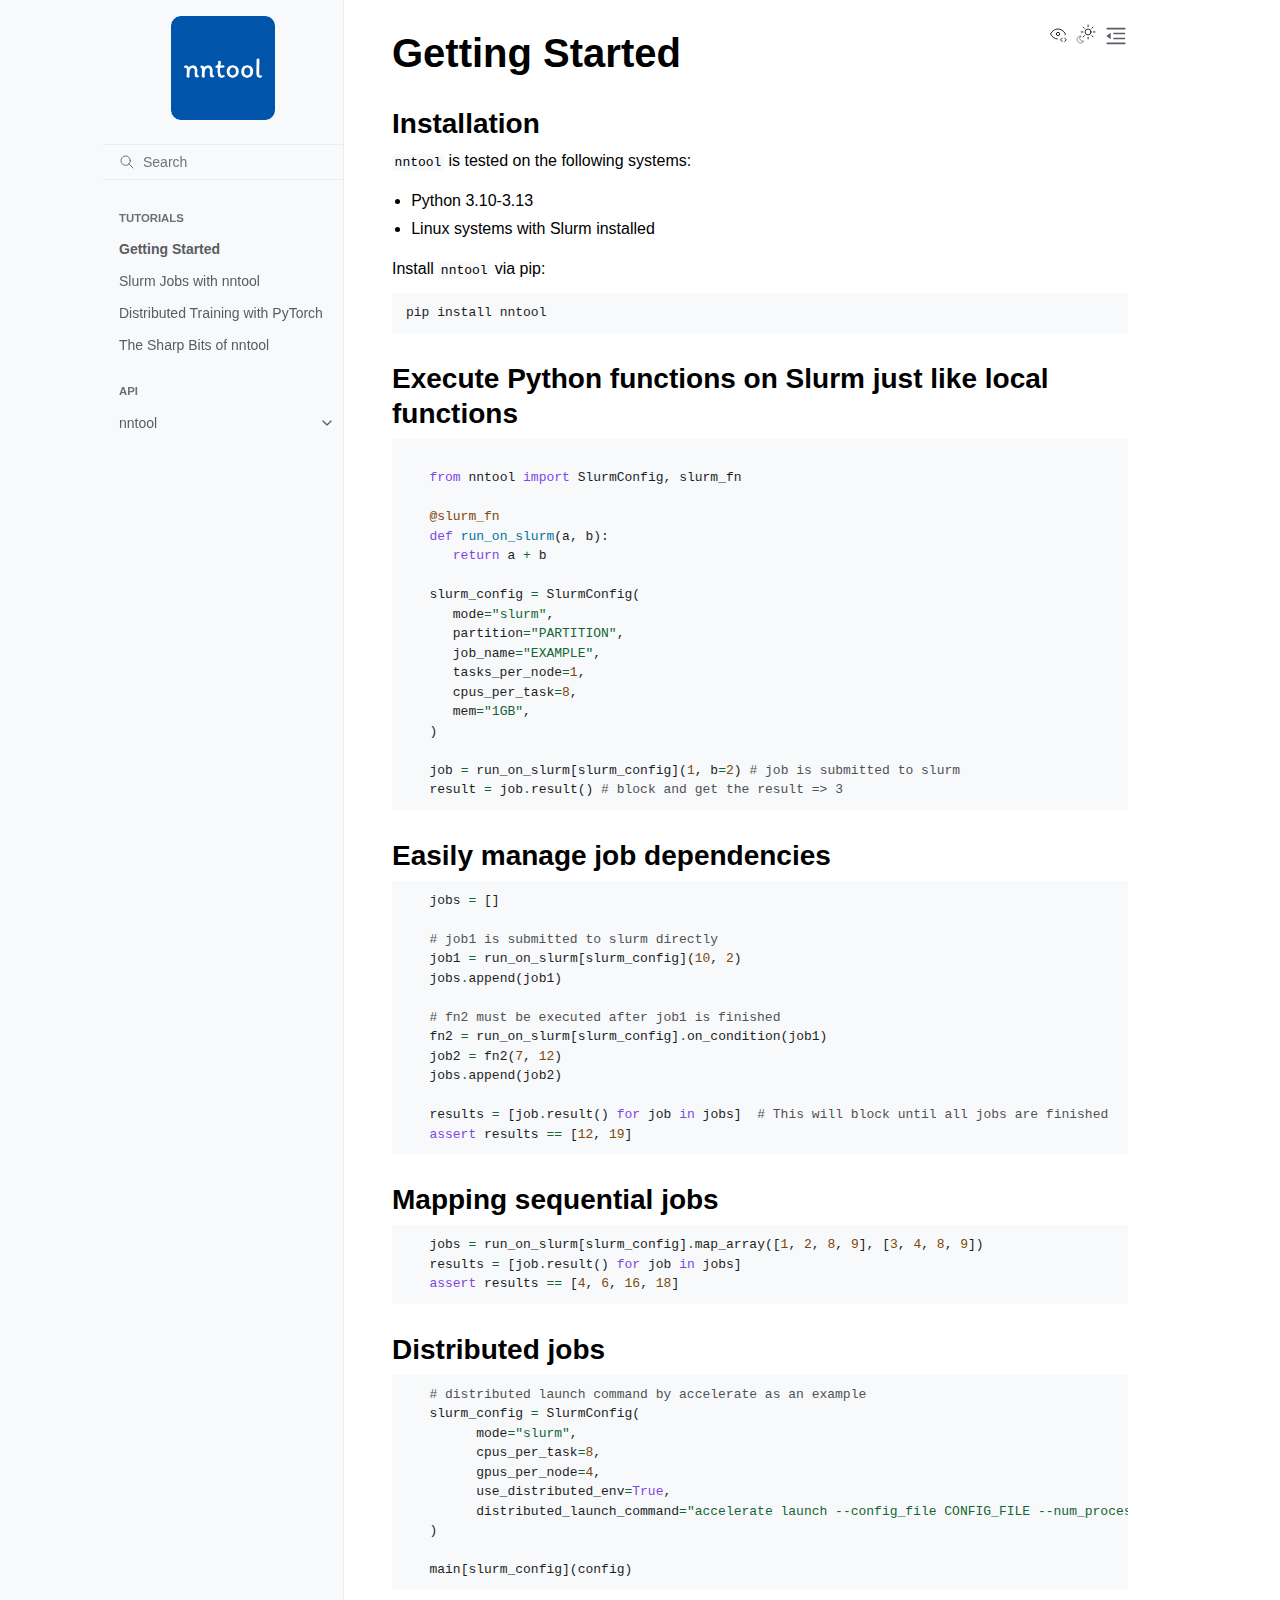
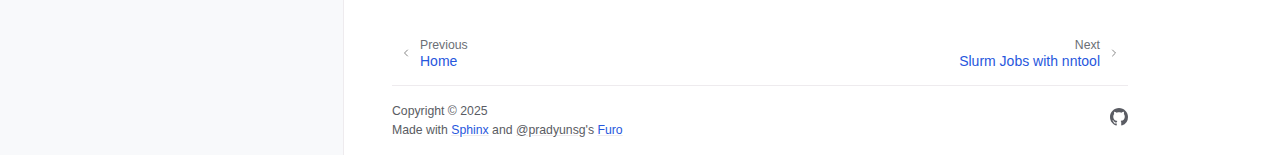
<file: get_started.html>
<!doctype html>
<html class="no-js" lang="en" data-content_root="./">
  <head><meta charset="utf-8">
    <meta name="viewport" content="width=device-width,initial-scale=1">
    <meta name="color-scheme" content="light dark"><meta name="viewport" content="width=device-width, initial-scale=1" />
<link rel="index" title="Index" href="genindex.html"><link rel="search" title="Search" href="search.html"><link rel="next" title="Slurm Jobs with nntool" href="tutorials/sequential_jobs.html"><link rel="prev" title="Documentation" href="index.html">
        <link rel="prefetch" href="_static/apple-touch-icon.png" as="image">
        <link rel="prefetch" href="_static/apple-touch-icon.png" as="image">

    <link rel="shortcut icon" href="_static/favicon.ico"><!-- Generated with Sphinx 8.2.3 and Furo 2025.12.19 -->
        <title>Getting Started - nntool</title>
      <link rel="stylesheet" type="text/css" href="_static/pygments.css?v=d111a655" />
    <link rel="stylesheet" type="text/css" href="_static/styles/furo.css?v=7bdb33bb" />
    <link rel="stylesheet" type="text/css" href="_static/copybutton.css?v=76b2166b" />
    <link rel="stylesheet" type="text/css" href="_static/sphinx-design.min.css?v=95c83b7e" />
    <link rel="stylesheet" type="text/css" href="_static/styles/furo-extensions.css?v=8dab3a3b" />
    <link rel="stylesheet" type="text/css" href="_static/custom.css?v=9b45d3da" />
    
    


<style>
  body {
    --color-code-background: #f2f2f2;
  --color-code-foreground: #1e1e1e;
  
  }
  @media not print {
    body[data-theme="dark"] {
      --color-code-background: #202020;
  --color-code-foreground: #d0d0d0;
  
    }
    @media (prefers-color-scheme: dark) {
      body:not([data-theme="light"]) {
        --color-code-background: #202020;
  --color-code-foreground: #d0d0d0;
  
      }
    }
  }
</style></head>
  <body>
    
    <script>
      document.body.dataset.theme = localStorage.getItem("theme") || "auto";
    </script>
    

<svg xmlns="http://www.w3.org/2000/svg" style="display: none;">
  <symbol id="svg-toc" viewBox="0 0 24 24">
    <title>Contents</title>
    <svg stroke="currentColor" fill="currentColor" stroke-width="0" viewBox="0 0 1024 1024">
      <path d="M408 442h480c4.4 0 8-3.6 8-8v-56c0-4.4-3.6-8-8-8H408c-4.4 0-8 3.6-8 8v56c0 4.4 3.6 8 8 8zm-8 204c0 4.4 3.6 8 8 8h480c4.4 0 8-3.6 8-8v-56c0-4.4-3.6-8-8-8H408c-4.4 0-8 3.6-8 8v56zm504-486H120c-4.4 0-8 3.6-8 8v56c0 4.4 3.6 8 8 8h784c4.4 0 8-3.6 8-8v-56c0-4.4-3.6-8-8-8zm0 632H120c-4.4 0-8 3.6-8 8v56c0 4.4 3.6 8 8 8h784c4.4 0 8-3.6 8-8v-56c0-4.4-3.6-8-8-8zM115.4 518.9L271.7 642c5.8 4.6 14.4.5 14.4-6.9V388.9c0-7.4-8.5-11.5-14.4-6.9L115.4 505.1a8.74 8.74 0 0 0 0 13.8z"/>
    </svg>
  </symbol>
  <symbol id="svg-menu" viewBox="0 0 24 24">
    <title>Menu</title>
    <svg xmlns="http://www.w3.org/2000/svg" viewBox="0 0 24 24" fill="none" stroke="currentColor"
      stroke-width="2" stroke-linecap="round" stroke-linejoin="round" class="feather-menu">
      <line x1="3" y1="12" x2="21" y2="12"></line>
      <line x1="3" y1="6" x2="21" y2="6"></line>
      <line x1="3" y1="18" x2="21" y2="18"></line>
    </svg>
  </symbol>
  <symbol id="svg-arrow-right" viewBox="0 0 24 24">
    <title>Expand</title>
    <svg xmlns="http://www.w3.org/2000/svg" viewBox="0 0 24 24" fill="none" stroke="currentColor"
      stroke-width="2" stroke-linecap="round" stroke-linejoin="round" class="feather-chevron-right">
      <polyline points="9 18 15 12 9 6"></polyline>
    </svg>
  </symbol>
  <symbol id="svg-sun" viewBox="0 0 24 24">
    <title>Light mode</title>
    <svg xmlns="http://www.w3.org/2000/svg" viewBox="0 0 24 24" fill="none" stroke="currentColor"
      stroke-width="1" stroke-linecap="round" stroke-linejoin="round" class="feather-sun">
      <circle cx="12" cy="12" r="5"></circle>
      <line x1="12" y1="1" x2="12" y2="3"></line>
      <line x1="12" y1="21" x2="12" y2="23"></line>
      <line x1="4.22" y1="4.22" x2="5.64" y2="5.64"></line>
      <line x1="18.36" y1="18.36" x2="19.78" y2="19.78"></line>
      <line x1="1" y1="12" x2="3" y2="12"></line>
      <line x1="21" y1="12" x2="23" y2="12"></line>
      <line x1="4.22" y1="19.78" x2="5.64" y2="18.36"></line>
      <line x1="18.36" y1="5.64" x2="19.78" y2="4.22"></line>
    </svg>
  </symbol>
  <symbol id="svg-moon" viewBox="0 0 24 24">
    <title>Dark mode</title>
    <svg xmlns="http://www.w3.org/2000/svg" viewBox="0 0 24 24" fill="none" stroke="currentColor"
      stroke-width="1" stroke-linecap="round" stroke-linejoin="round" class="icon-tabler-moon">
      <path stroke="none" d="M0 0h24v24H0z" fill="none" />
      <path d="M12 3c.132 0 .263 0 .393 0a7.5 7.5 0 0 0 7.92 12.446a9 9 0 1 1 -8.313 -12.454z" />
    </svg>
  </symbol>
  <symbol id="svg-sun-with-moon" viewBox="0 0 24 24">
    <title>Auto light/dark, in light mode</title>
    <svg xmlns="http://www.w3.org/2000/svg" viewBox="0 0 24 24" fill="none" stroke="currentColor"
      stroke-width="1" stroke-linecap="round" stroke-linejoin="round"
      class="icon-custom-derived-from-feather-sun-and-tabler-moon">
      <path style="opacity: 50%" d="M 5.411 14.504 C 5.471 14.504 5.532 14.504 5.591 14.504 C 3.639 16.319 4.383 19.569 6.931 20.352 C 7.693 20.586 8.512 20.551 9.25 20.252 C 8.023 23.207 4.056 23.725 2.11 21.184 C 0.166 18.642 1.702 14.949 4.874 14.536 C 5.051 14.512 5.231 14.5 5.411 14.5 L 5.411 14.504 Z"/>
      <line x1="14.5" y1="3.25" x2="14.5" y2="1.25"/>
      <line x1="14.5" y1="15.85" x2="14.5" y2="17.85"/>
      <line x1="10.044" y1="5.094" x2="8.63" y2="3.68"/>
      <line x1="19" y1="14.05" x2="20.414" y2="15.464"/>
      <line x1="8.2" y1="9.55" x2="6.2" y2="9.55"/>
      <line x1="20.8" y1="9.55" x2="22.8" y2="9.55"/>
      <line x1="10.044" y1="14.006" x2="8.63" y2="15.42"/>
      <line x1="19" y1="5.05" x2="20.414" y2="3.636"/>
      <circle cx="14.5" cy="9.55" r="3.6"/>
    </svg>
  </symbol>
  <symbol id="svg-moon-with-sun" viewBox="0 0 24 24">
    <title>Auto light/dark, in dark mode</title>
    <svg xmlns="http://www.w3.org/2000/svg" viewBox="0 0 24 24" fill="none" stroke="currentColor"
      stroke-width="1" stroke-linecap="round" stroke-linejoin="round"
      class="icon-custom-derived-from-feather-sun-and-tabler-moon">
      <path d="M 8.282 7.007 C 8.385 7.007 8.494 7.007 8.595 7.007 C 5.18 10.184 6.481 15.869 10.942 17.24 C 12.275 17.648 13.706 17.589 15 17.066 C 12.851 22.236 5.91 23.143 2.505 18.696 C -0.897 14.249 1.791 7.786 7.342 7.063 C 7.652 7.021 7.965 7 8.282 7 L 8.282 7.007 Z"/>
      <line style="opacity: 50%" x1="18" y1="3.705" x2="18" y2="2.5"/>
      <line style="opacity: 50%" x1="18" y1="11.295" x2="18" y2="12.5"/>
      <line style="opacity: 50%" x1="15.316" y1="4.816" x2="14.464" y2="3.964"/>
      <line style="opacity: 50%" x1="20.711" y1="10.212" x2="21.563" y2="11.063"/>
      <line style="opacity: 50%" x1="14.205" y1="7.5" x2="13.001" y2="7.5"/>
      <line style="opacity: 50%" x1="21.795" y1="7.5" x2="23" y2="7.5"/>
      <line style="opacity: 50%" x1="15.316" y1="10.184" x2="14.464" y2="11.036"/>
      <line style="opacity: 50%" x1="20.711" y1="4.789" x2="21.563" y2="3.937"/>
      <circle style="opacity: 50%" cx="18" cy="7.5" r="2.169"/>
    </svg>
  </symbol>
  <symbol id="svg-pencil" viewBox="0 0 24 24">
    <svg xmlns="http://www.w3.org/2000/svg" viewBox="0 0 24 24" fill="none" stroke="currentColor"
      stroke-width="1" stroke-linecap="round" stroke-linejoin="round" class="icon-tabler-pencil-code">
      <path d="M4 20h4l10.5 -10.5a2.828 2.828 0 1 0 -4 -4l-10.5 10.5v4" />
      <path d="M13.5 6.5l4 4" />
      <path d="M20 21l2 -2l-2 -2" />
      <path d="M17 17l-2 2l2 2" />
    </svg>
  </symbol>
  <symbol id="svg-eye" viewBox="0 0 24 24">
    <svg xmlns="http://www.w3.org/2000/svg" viewBox="0 0 24 24" fill="none" stroke="currentColor"
      stroke-width="1" stroke-linecap="round" stroke-linejoin="round" class="icon-tabler-eye-code">
      <path stroke="none" d="M0 0h24v24H0z" fill="none" />
      <path d="M10 12a2 2 0 1 0 4 0a2 2 0 0 0 -4 0" />
      <path
        d="M11.11 17.958c-3.209 -.307 -5.91 -2.293 -8.11 -5.958c2.4 -4 5.4 -6 9 -6c3.6 0 6.6 2 9 6c-.21 .352 -.427 .688 -.647 1.008" />
      <path d="M20 21l2 -2l-2 -2" />
      <path d="M17 17l-2 2l2 2" />
    </svg>
  </symbol>
</svg>

<input type="checkbox" class="sidebar-toggle" name="__navigation" id="__navigation" aria-label="Toggle site navigation sidebar">
<input type="checkbox" class="sidebar-toggle" name="__toc" id="__toc" aria-label="Toggle table of contents sidebar">
<label class="overlay sidebar-overlay" for="__navigation"></label>
<label class="overlay toc-overlay" for="__toc"></label>

<a class="skip-to-content muted-link" href="#furo-main-content">Skip to content</a>



<div class="page">
  <header class="mobile-header">
    <div class="header-left">
      <label class="nav-overlay-icon" for="__navigation">
        <span class="icon"><svg><use href="#svg-menu"></use></svg></span>
      </label>
    </div>
    <div class="header-center">
      <a href="index.html"><div class="brand">nntool</div></a>
    </div>
    <div class="header-right">
      <div class="theme-toggle-container theme-toggle-header">
        <button class="theme-toggle" aria-label="Toggle Light / Dark / Auto color theme">
          <svg class="theme-icon-when-auto-light"><use href="#svg-sun-with-moon"></use></svg>
          <svg class="theme-icon-when-auto-dark"><use href="#svg-moon-with-sun"></use></svg>
          <svg class="theme-icon-when-dark"><use href="#svg-moon"></use></svg>
          <svg class="theme-icon-when-light"><use href="#svg-sun"></use></svg>
        </button>
      </div>
      <label class="toc-overlay-icon toc-header-icon" for="__toc">
        <span class="icon"><svg><use href="#svg-toc"></use></svg></span>
      </label>
    </div>
  </header>
  <aside class="sidebar-drawer">
    <div class="sidebar-container">
      
      <div class="sidebar-sticky"><a class="sidebar-brand" href="index.html">
  <div class="sidebar-logo-container">
    <img class="sidebar-logo only-light" src="_static/apple-touch-icon.png" alt="Light Logo"/>
    <img class="sidebar-logo only-dark" src="_static/apple-touch-icon.png" alt="Dark Logo"/>
  </div>
  
  
</a><form class="sidebar-search-container" method="get" action="search.html" role="search">
  <input class="sidebar-search" placeholder="Search" name="q" aria-label="Search">
  <input type="hidden" name="check_keywords" value="yes">
  <input type="hidden" name="area" value="default">
</form>
<div id="searchbox"></div><div class="sidebar-scroll"><div class="sidebar-tree">
  <p class="caption" role="heading"><span class="caption-text">Tutorials</span></p>
<ul class="current">
<li class="toctree-l1 current current-page"><a class="current reference internal" href="#">Getting Started</a></li>
<li class="toctree-l1"><a class="reference internal" href="tutorials/sequential_jobs.html">Slurm Jobs with nntool</a></li>
<li class="toctree-l1"><a class="reference internal" href="tutorials/distributed_training.html">Distributed Training with PyTorch</a></li>
<li class="toctree-l1"><a class="reference internal" href="tutorials/sharp_bits.html">The Sharp Bits of nntool</a></li>
</ul>
<p class="caption" role="heading"><span class="caption-text">API</span></p>
<ul>
<li class="toctree-l1 has-children"><a class="reference internal" href="api.html">nntool</a><input aria-label="Toggle navigation of nntool" class="toctree-checkbox" id="toctree-checkbox-1" name="toctree-checkbox-1" role="switch" type="checkbox"/><label for="toctree-checkbox-1"><span class="icon"><svg><use href="#svg-arrow-right"></use></svg></span></label><ul>
<li class="toctree-l2"><a class="reference internal" href="api/nntool.slurm.html">nntool.slurm</a></li>
<li class="toctree-l2"><a class="reference internal" href="api/nntool.wandb.html">nntool.wandb</a></li>
<li class="toctree-l2"><a class="reference internal" href="api/nntool.experiment.html">nntool.experiment</a></li>
</ul>
</li>
</ul>

</div>
</div>

      </div>
      
    </div>
  </aside>
  <div class="main">
    <div class="content">
      <div class="article-container">
        <a href="#" class="back-to-top muted-link">
          <svg xmlns="http://www.w3.org/2000/svg" viewBox="0 0 24 24">
            <path d="M13 20h-2V8l-5.5 5.5-1.42-1.42L12 4.16l7.92 7.92-1.42 1.42L13 8v12z"></path>
          </svg>
          <span>Back to top</span>
        </a>
        <div class="content-icon-container">
          <div class="view-this-page">
  <a class="muted-link" href="https://github.com/jhliu17/nntool/blob/main/docs/get_started.md?plain=true" title="View this page">
    <svg><use href="#svg-eye"></use></svg>
    <span class="visually-hidden">View this page</span>
  </a>
</div><div class="theme-toggle-container theme-toggle-content">
            <button class="theme-toggle" aria-label="Toggle Light / Dark / Auto color theme">
              <svg class="theme-icon-when-auto-light"><use href="#svg-sun-with-moon"></use></svg>
              <svg class="theme-icon-when-auto-dark"><use href="#svg-moon-with-sun"></use></svg>
              <svg class="theme-icon-when-dark"><use href="#svg-moon"></use></svg>
              <svg class="theme-icon-when-light"><use href="#svg-sun"></use></svg>
            </button>
          </div>
          <label class="toc-overlay-icon toc-content-icon" for="__toc">
            <span class="icon"><svg><use href="#svg-toc"></use></svg></span>
          </label>
        </div>
        <article role="main" id="furo-main-content">
          <section id="getting-started">
<h1>Getting Started<a class="headerlink" href="#getting-started" title="Link to this heading">¶</a></h1>
<section id="installation">
<h2>Installation<a class="headerlink" href="#installation" title="Link to this heading">¶</a></h2>
<p><code class="docutils literal notranslate"><span class="pre">nntool</span></code> is tested on the following systems:</p>
<ul class="simple">
<li><p>Python 3.10-3.13</p></li>
<li><p>Linux systems with Slurm installed</p></li>
</ul>
<p>Install <code class="docutils literal notranslate"><span class="pre">nntool</span></code> via pip:</p>
<div class="highlight-bash notranslate"><div class="highlight"><pre><span></span>pip<span class="w"> </span>install<span class="w"> </span>nntool
</pre></div>
</div>
</section>
<section id="execute-python-functions-on-slurm-just-like-local-functions">
<h2>Execute Python functions on Slurm just like local functions<a class="headerlink" href="#execute-python-functions-on-slurm-just-like-local-functions" title="Link to this heading">¶</a></h2>
<div class="highlight-python notranslate"><div class="highlight"><pre><span></span>
   <span class="kn">from</span><span class="w"> </span><span class="nn">nntool</span><span class="w"> </span><span class="kn">import</span> <span class="n">SlurmConfig</span><span class="p">,</span> <span class="n">slurm_fn</span>

   <span class="nd">@slurm_fn</span>
   <span class="k">def</span><span class="w"> </span><span class="nf">run_on_slurm</span><span class="p">(</span><span class="n">a</span><span class="p">,</span> <span class="n">b</span><span class="p">):</span>
      <span class="k">return</span> <span class="n">a</span> <span class="o">+</span> <span class="n">b</span>

   <span class="n">slurm_config</span> <span class="o">=</span> <span class="n">SlurmConfig</span><span class="p">(</span>
      <span class="n">mode</span><span class="o">=</span><span class="s2">&quot;slurm&quot;</span><span class="p">,</span>
      <span class="n">partition</span><span class="o">=</span><span class="s2">&quot;PARTITION&quot;</span><span class="p">,</span>
      <span class="n">job_name</span><span class="o">=</span><span class="s2">&quot;EXAMPLE&quot;</span><span class="p">,</span>
      <span class="n">tasks_per_node</span><span class="o">=</span><span class="mi">1</span><span class="p">,</span>
      <span class="n">cpus_per_task</span><span class="o">=</span><span class="mi">8</span><span class="p">,</span>
      <span class="n">mem</span><span class="o">=</span><span class="s2">&quot;1GB&quot;</span><span class="p">,</span>
   <span class="p">)</span>

   <span class="n">job</span> <span class="o">=</span> <span class="n">run_on_slurm</span><span class="p">[</span><span class="n">slurm_config</span><span class="p">](</span><span class="mi">1</span><span class="p">,</span> <span class="n">b</span><span class="o">=</span><span class="mi">2</span><span class="p">)</span> <span class="c1"># job is submitted to slurm</span>
   <span class="n">result</span> <span class="o">=</span> <span class="n">job</span><span class="o">.</span><span class="n">result</span><span class="p">()</span> <span class="c1"># block and get the result =&gt; 3</span>
</pre></div>
</div>
</section>
<section id="easily-manage-job-dependencies">
<h2>Easily manage job dependencies<a class="headerlink" href="#easily-manage-job-dependencies" title="Link to this heading">¶</a></h2>
<div class="highlight-python notranslate"><div class="highlight"><pre><span></span>   <span class="n">jobs</span> <span class="o">=</span> <span class="p">[]</span>

   <span class="c1"># job1 is submitted to slurm directly</span>
   <span class="n">job1</span> <span class="o">=</span> <span class="n">run_on_slurm</span><span class="p">[</span><span class="n">slurm_config</span><span class="p">](</span><span class="mi">10</span><span class="p">,</span> <span class="mi">2</span><span class="p">)</span>
   <span class="n">jobs</span><span class="o">.</span><span class="n">append</span><span class="p">(</span><span class="n">job1</span><span class="p">)</span>

   <span class="c1"># fn2 must be executed after job1 is finished</span>
   <span class="n">fn2</span> <span class="o">=</span> <span class="n">run_on_slurm</span><span class="p">[</span><span class="n">slurm_config</span><span class="p">]</span><span class="o">.</span><span class="n">on_condition</span><span class="p">(</span><span class="n">job1</span><span class="p">)</span>
   <span class="n">job2</span> <span class="o">=</span> <span class="n">fn2</span><span class="p">(</span><span class="mi">7</span><span class="p">,</span> <span class="mi">12</span><span class="p">)</span>
   <span class="n">jobs</span><span class="o">.</span><span class="n">append</span><span class="p">(</span><span class="n">job2</span><span class="p">)</span>

   <span class="n">results</span> <span class="o">=</span> <span class="p">[</span><span class="n">job</span><span class="o">.</span><span class="n">result</span><span class="p">()</span> <span class="k">for</span> <span class="n">job</span> <span class="ow">in</span> <span class="n">jobs</span><span class="p">]</span>  <span class="c1"># This will block until all jobs are finished</span>
   <span class="k">assert</span> <span class="n">results</span> <span class="o">==</span> <span class="p">[</span><span class="mi">12</span><span class="p">,</span> <span class="mi">19</span><span class="p">]</span>
</pre></div>
</div>
</section>
<section id="mapping-sequential-jobs">
<h2>Mapping sequential jobs<a class="headerlink" href="#mapping-sequential-jobs" title="Link to this heading">¶</a></h2>
<div class="highlight-python notranslate"><div class="highlight"><pre><span></span>   <span class="n">jobs</span> <span class="o">=</span> <span class="n">run_on_slurm</span><span class="p">[</span><span class="n">slurm_config</span><span class="p">]</span><span class="o">.</span><span class="n">map_array</span><span class="p">([</span><span class="mi">1</span><span class="p">,</span> <span class="mi">2</span><span class="p">,</span> <span class="mi">8</span><span class="p">,</span> <span class="mi">9</span><span class="p">],</span> <span class="p">[</span><span class="mi">3</span><span class="p">,</span> <span class="mi">4</span><span class="p">,</span> <span class="mi">8</span><span class="p">,</span> <span class="mi">9</span><span class="p">])</span>
   <span class="n">results</span> <span class="o">=</span> <span class="p">[</span><span class="n">job</span><span class="o">.</span><span class="n">result</span><span class="p">()</span> <span class="k">for</span> <span class="n">job</span> <span class="ow">in</span> <span class="n">jobs</span><span class="p">]</span>
   <span class="k">assert</span> <span class="n">results</span> <span class="o">==</span> <span class="p">[</span><span class="mi">4</span><span class="p">,</span> <span class="mi">6</span><span class="p">,</span> <span class="mi">16</span><span class="p">,</span> <span class="mi">18</span><span class="p">]</span>
</pre></div>
</div>
</section>
<section id="distributed-jobs">
<h2>Distributed jobs<a class="headerlink" href="#distributed-jobs" title="Link to this heading">¶</a></h2>
<div class="highlight-python notranslate"><div class="highlight"><pre><span></span>   <span class="c1"># distributed launch command by accelerate as an example</span>
   <span class="n">slurm_config</span> <span class="o">=</span> <span class="n">SlurmConfig</span><span class="p">(</span>
         <span class="n">mode</span><span class="o">=</span><span class="s2">&quot;slurm&quot;</span><span class="p">,</span>
         <span class="n">cpus_per_task</span><span class="o">=</span><span class="mi">8</span><span class="p">,</span>
         <span class="n">gpus_per_node</span><span class="o">=</span><span class="mi">4</span><span class="p">,</span>
         <span class="n">use_distributed_env</span><span class="o">=</span><span class="kc">True</span><span class="p">,</span>
         <span class="n">distributed_launch_command</span><span class="o">=</span><span class="s2">&quot;accelerate launch --config_file CONFIG_FILE --num_processes </span><span class="si">{num_processes}</span><span class="s2"> --num_machines </span><span class="si">{num_machines}</span><span class="s2"> --machine_rank </span><span class="si">{machine_rank}</span><span class="s2"> --main_process_ip </span><span class="si">{main_process_ip}</span><span class="s2"> --main_process_port </span><span class="si">{main_process_port}</span><span class="s2"> main.py&quot;</span><span class="p">,</span>  <span class="c1"># main.py is the entry of the distributed job</span>
   <span class="p">)</span>

   <span class="n">main</span><span class="p">[</span><span class="n">slurm_config</span><span class="p">](</span><span class="n">config</span><span class="p">)</span>
</pre></div>
</div>
</section>
</section>

        </article>
      </div>
      <footer>
        
        <div class="related-pages">
          <a class="next-page" href="tutorials/sequential_jobs.html">
              <div class="page-info">
                <div class="context">
                  <span>Next</span>
                </div>
                <div class="title">Slurm Jobs with nntool</div>
              </div>
              <svg class="furo-related-icon"><use href="#svg-arrow-right"></use></svg>
            </a>
          <a class="prev-page" href="index.html">
              <svg class="furo-related-icon"><use href="#svg-arrow-right"></use></svg>
              <div class="page-info">
                <div class="context">
                  <span>Previous</span>
                </div>
                
                <div class="title">Home</div>
                
              </div>
            </a>
        </div>
        <div class="bottom-of-page">
          <div class="left-details">
            <div class="copyright">
                Copyright &#169; 2025
            </div>
            Made with <a href="https://www.sphinx-doc.org/">Sphinx</a> and <a class="muted-link" href="https://pradyunsg.me">@pradyunsg</a>'s
            
            <a href="https://github.com/pradyunsg/furo">Furo</a>
            
          </div>
          <div class="right-details">
            <div class="icons">
              <a class="muted-link " href="https://github.com/jhliu17/nntool" aria-label="GitHub">
                <svg stroke="currentColor" fill="currentColor" stroke-width="0" viewBox="0 0 16 16">
                    <path fill-rule="evenodd" d="M8 0C3.58 0 0 3.58 0 8c0 3.54 2.29 6.53 5.47 7.59.4.07.55-.17.55-.38 0-.19-.01-.82-.01-1.49-2.01.37-2.53-.49-2.69-.94-.09-.23-.48-.94-.82-1.13-.28-.15-.68-.52-.01-.53.63-.01 1.08.58 1.23.82.72 1.21 1.87.87 2.33.66.07-.52.28-.87.51-1.07-1.78-.2-3.64-.89-3.64-3.95 0-.87.31-1.59.82-2.15-.08-.2-.36-1.02.08-2.12 0 0 .67-.21 2.2.82.64-.18 1.32-.27 2-.27.68 0 1.36.09 2 .27 1.53-1.04 2.2-.82 2.2-.82.44 1.1.16 1.92.08 2.12.51.56.82 1.27.82 2.15 0 3.07-1.87 3.75-3.65 3.95.29.25.54.73.54 1.48 0 1.07-.01 1.93-.01 2.2 0 .21.15.46.55.38A8.013 8.013 0 0 0 16 8c0-4.42-3.58-8-8-8z"></path>
                </svg>
            </a>
              
            </div>
          </div>
        </div>
        
      </footer>
    </div>
    <aside class="toc-drawer">
      
      
      <div class="toc-sticky toc-scroll">
        <div class="toc-title-container">
          <span class="toc-title">
            On this page
          </span>
        </div>
        <div class="toc-tree-container">
          <div class="toc-tree">
            <ul>
<li><a class="reference internal" href="#">Getting Started</a><ul>
<li><a class="reference internal" href="#installation">Installation</a></li>
<li><a class="reference internal" href="#execute-python-functions-on-slurm-just-like-local-functions">Execute Python functions on Slurm just like local functions</a></li>
<li><a class="reference internal" href="#easily-manage-job-dependencies">Easily manage job dependencies</a></li>
<li><a class="reference internal" href="#mapping-sequential-jobs">Mapping sequential jobs</a></li>
<li><a class="reference internal" href="#distributed-jobs">Distributed jobs</a></li>
</ul>
</li>
</ul>

          </div>
        </div>
      </div>
      
      
    </aside>
  </div>
</div><script src="_static/documentation_options.js?v=5929fcd5"></script>
    <script src="_static/doctools.js?v=9bcbadda"></script>
    <script src="_static/sphinx_highlight.js?v=dc90522c"></script>
    <script src="_static/scripts/furo.js?v=46bd48cc"></script>
    <script src="_static/clipboard.min.js?v=a7894cd8"></script>
    <script src="_static/copybutton.js?v=f281be69"></script>
    <script src="_static/design-tabs.js?v=f930bc37"></script>
    </body>
</html>
</file>
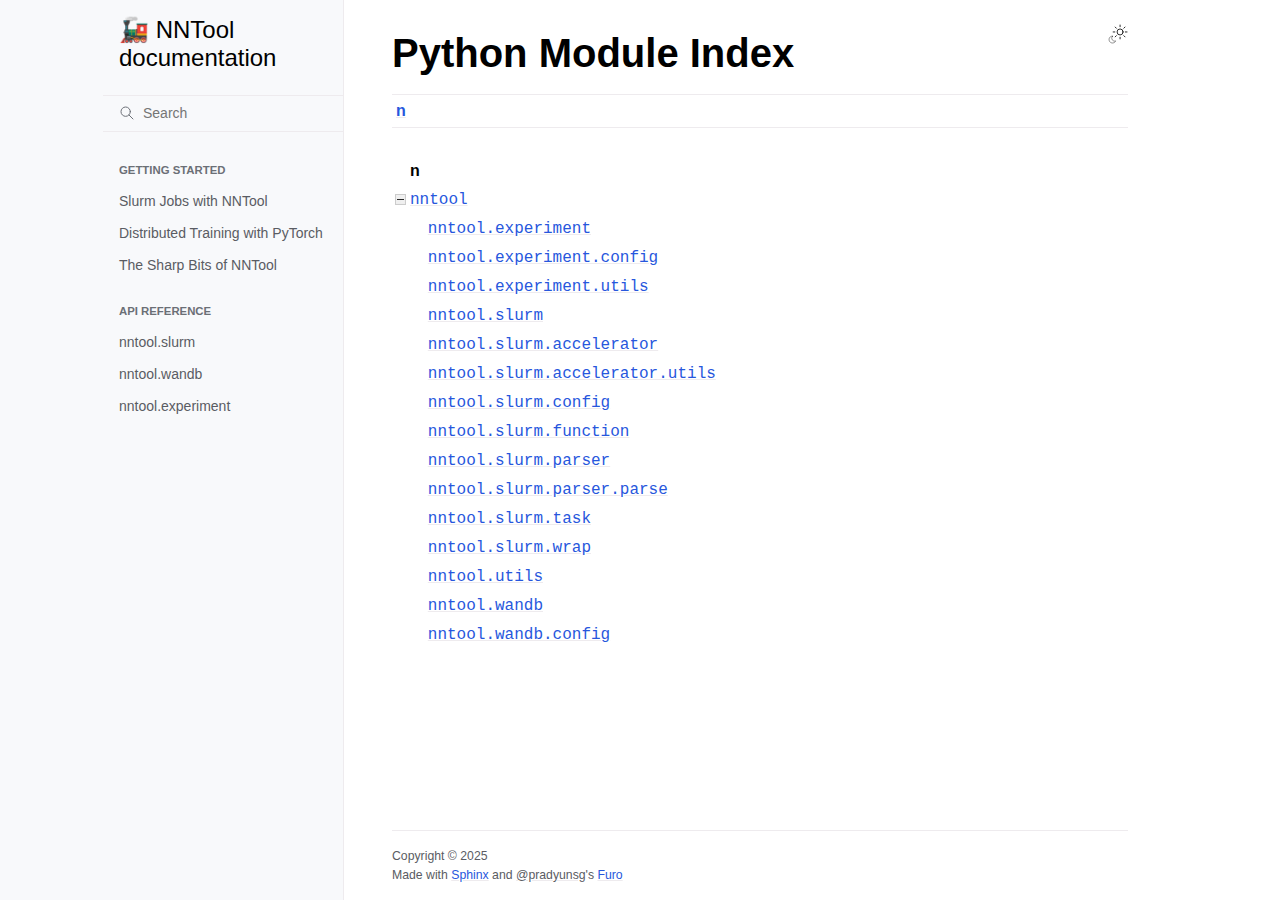
<file: py-modindex.html>
<!doctype html>
<html class="no-js" lang="en" data-content_root="./">
  <head><meta charset="utf-8">
    <meta name="viewport" content="width=device-width,initial-scale=1">
    <meta name="color-scheme" content="light dark"><link rel="index" title="Index" href="genindex.html"><link rel="search" title="Search" href="search.html">

    <!-- Generated with Sphinx 8.2.3 and Furo 2025.12.19 --><title>Python Module Index - 🚂 NNTool documentation</title>
<link rel="stylesheet" type="text/css" href="_static/pygments.css?v=d111a655" />
    <link rel="stylesheet" type="text/css" href="_static/styles/furo.css?v=7bdb33bb" />
    <link rel="stylesheet" type="text/css" href="_static/copybutton.css?v=76b2166b" />
    <link rel="stylesheet" type="text/css" href="_static/styles/furo-extensions.css?v=8dab3a3b" />
    <link rel="stylesheet" type="text/css" href="_static/custom.css?v=9b45d3da" />
    
    


<style>
  body {
    --color-code-background: #f2f2f2;
  --color-code-foreground: #1e1e1e;
  
  }
  @media not print {
    body[data-theme="dark"] {
      --color-code-background: #202020;
  --color-code-foreground: #d0d0d0;
  
    }
    @media (prefers-color-scheme: dark) {
      body:not([data-theme="light"]) {
        --color-code-background: #202020;
  --color-code-foreground: #d0d0d0;
  
      }
    }
  }
</style></head>
  <body>
    
    <script>
      document.body.dataset.theme = localStorage.getItem("theme") || "auto";
    </script>
    

<svg xmlns="http://www.w3.org/2000/svg" style="display: none;">
  <symbol id="svg-toc" viewBox="0 0 24 24">
    <title>Contents</title>
    <svg stroke="currentColor" fill="currentColor" stroke-width="0" viewBox="0 0 1024 1024">
      <path d="M408 442h480c4.4 0 8-3.6 8-8v-56c0-4.4-3.6-8-8-8H408c-4.4 0-8 3.6-8 8v56c0 4.4 3.6 8 8 8zm-8 204c0 4.4 3.6 8 8 8h480c4.4 0 8-3.6 8-8v-56c0-4.4-3.6-8-8-8H408c-4.4 0-8 3.6-8 8v56zm504-486H120c-4.4 0-8 3.6-8 8v56c0 4.4 3.6 8 8 8h784c4.4 0 8-3.6 8-8v-56c0-4.4-3.6-8-8-8zm0 632H120c-4.4 0-8 3.6-8 8v56c0 4.4 3.6 8 8 8h784c4.4 0 8-3.6 8-8v-56c0-4.4-3.6-8-8-8zM115.4 518.9L271.7 642c5.8 4.6 14.4.5 14.4-6.9V388.9c0-7.4-8.5-11.5-14.4-6.9L115.4 505.1a8.74 8.74 0 0 0 0 13.8z"/>
    </svg>
  </symbol>
  <symbol id="svg-menu" viewBox="0 0 24 24">
    <title>Menu</title>
    <svg xmlns="http://www.w3.org/2000/svg" viewBox="0 0 24 24" fill="none" stroke="currentColor"
      stroke-width="2" stroke-linecap="round" stroke-linejoin="round" class="feather-menu">
      <line x1="3" y1="12" x2="21" y2="12"></line>
      <line x1="3" y1="6" x2="21" y2="6"></line>
      <line x1="3" y1="18" x2="21" y2="18"></line>
    </svg>
  </symbol>
  <symbol id="svg-arrow-right" viewBox="0 0 24 24">
    <title>Expand</title>
    <svg xmlns="http://www.w3.org/2000/svg" viewBox="0 0 24 24" fill="none" stroke="currentColor"
      stroke-width="2" stroke-linecap="round" stroke-linejoin="round" class="feather-chevron-right">
      <polyline points="9 18 15 12 9 6"></polyline>
    </svg>
  </symbol>
  <symbol id="svg-sun" viewBox="0 0 24 24">
    <title>Light mode</title>
    <svg xmlns="http://www.w3.org/2000/svg" viewBox="0 0 24 24" fill="none" stroke="currentColor"
      stroke-width="1" stroke-linecap="round" stroke-linejoin="round" class="feather-sun">
      <circle cx="12" cy="12" r="5"></circle>
      <line x1="12" y1="1" x2="12" y2="3"></line>
      <line x1="12" y1="21" x2="12" y2="23"></line>
      <line x1="4.22" y1="4.22" x2="5.64" y2="5.64"></line>
      <line x1="18.36" y1="18.36" x2="19.78" y2="19.78"></line>
      <line x1="1" y1="12" x2="3" y2="12"></line>
      <line x1="21" y1="12" x2="23" y2="12"></line>
      <line x1="4.22" y1="19.78" x2="5.64" y2="18.36"></line>
      <line x1="18.36" y1="5.64" x2="19.78" y2="4.22"></line>
    </svg>
  </symbol>
  <symbol id="svg-moon" viewBox="0 0 24 24">
    <title>Dark mode</title>
    <svg xmlns="http://www.w3.org/2000/svg" viewBox="0 0 24 24" fill="none" stroke="currentColor"
      stroke-width="1" stroke-linecap="round" stroke-linejoin="round" class="icon-tabler-moon">
      <path stroke="none" d="M0 0h24v24H0z" fill="none" />
      <path d="M12 3c.132 0 .263 0 .393 0a7.5 7.5 0 0 0 7.92 12.446a9 9 0 1 1 -8.313 -12.454z" />
    </svg>
  </symbol>
  <symbol id="svg-sun-with-moon" viewBox="0 0 24 24">
    <title>Auto light/dark, in light mode</title>
    <svg xmlns="http://www.w3.org/2000/svg" viewBox="0 0 24 24" fill="none" stroke="currentColor"
      stroke-width="1" stroke-linecap="round" stroke-linejoin="round"
      class="icon-custom-derived-from-feather-sun-and-tabler-moon">
      <path style="opacity: 50%" d="M 5.411 14.504 C 5.471 14.504 5.532 14.504 5.591 14.504 C 3.639 16.319 4.383 19.569 6.931 20.352 C 7.693 20.586 8.512 20.551 9.25 20.252 C 8.023 23.207 4.056 23.725 2.11 21.184 C 0.166 18.642 1.702 14.949 4.874 14.536 C 5.051 14.512 5.231 14.5 5.411 14.5 L 5.411 14.504 Z"/>
      <line x1="14.5" y1="3.25" x2="14.5" y2="1.25"/>
      <line x1="14.5" y1="15.85" x2="14.5" y2="17.85"/>
      <line x1="10.044" y1="5.094" x2="8.63" y2="3.68"/>
      <line x1="19" y1="14.05" x2="20.414" y2="15.464"/>
      <line x1="8.2" y1="9.55" x2="6.2" y2="9.55"/>
      <line x1="20.8" y1="9.55" x2="22.8" y2="9.55"/>
      <line x1="10.044" y1="14.006" x2="8.63" y2="15.42"/>
      <line x1="19" y1="5.05" x2="20.414" y2="3.636"/>
      <circle cx="14.5" cy="9.55" r="3.6"/>
    </svg>
  </symbol>
  <symbol id="svg-moon-with-sun" viewBox="0 0 24 24">
    <title>Auto light/dark, in dark mode</title>
    <svg xmlns="http://www.w3.org/2000/svg" viewBox="0 0 24 24" fill="none" stroke="currentColor"
      stroke-width="1" stroke-linecap="round" stroke-linejoin="round"
      class="icon-custom-derived-from-feather-sun-and-tabler-moon">
      <path d="M 8.282 7.007 C 8.385 7.007 8.494 7.007 8.595 7.007 C 5.18 10.184 6.481 15.869 10.942 17.24 C 12.275 17.648 13.706 17.589 15 17.066 C 12.851 22.236 5.91 23.143 2.505 18.696 C -0.897 14.249 1.791 7.786 7.342 7.063 C 7.652 7.021 7.965 7 8.282 7 L 8.282 7.007 Z"/>
      <line style="opacity: 50%" x1="18" y1="3.705" x2="18" y2="2.5"/>
      <line style="opacity: 50%" x1="18" y1="11.295" x2="18" y2="12.5"/>
      <line style="opacity: 50%" x1="15.316" y1="4.816" x2="14.464" y2="3.964"/>
      <line style="opacity: 50%" x1="20.711" y1="10.212" x2="21.563" y2="11.063"/>
      <line style="opacity: 50%" x1="14.205" y1="7.5" x2="13.001" y2="7.5"/>
      <line style="opacity: 50%" x1="21.795" y1="7.5" x2="23" y2="7.5"/>
      <line style="opacity: 50%" x1="15.316" y1="10.184" x2="14.464" y2="11.036"/>
      <line style="opacity: 50%" x1="20.711" y1="4.789" x2="21.563" y2="3.937"/>
      <circle style="opacity: 50%" cx="18" cy="7.5" r="2.169"/>
    </svg>
  </symbol>
  <symbol id="svg-pencil" viewBox="0 0 24 24">
    <svg xmlns="http://www.w3.org/2000/svg" viewBox="0 0 24 24" fill="none" stroke="currentColor"
      stroke-width="1" stroke-linecap="round" stroke-linejoin="round" class="icon-tabler-pencil-code">
      <path d="M4 20h4l10.5 -10.5a2.828 2.828 0 1 0 -4 -4l-10.5 10.5v4" />
      <path d="M13.5 6.5l4 4" />
      <path d="M20 21l2 -2l-2 -2" />
      <path d="M17 17l-2 2l2 2" />
    </svg>
  </symbol>
  <symbol id="svg-eye" viewBox="0 0 24 24">
    <svg xmlns="http://www.w3.org/2000/svg" viewBox="0 0 24 24" fill="none" stroke="currentColor"
      stroke-width="1" stroke-linecap="round" stroke-linejoin="round" class="icon-tabler-eye-code">
      <path stroke="none" d="M0 0h24v24H0z" fill="none" />
      <path d="M10 12a2 2 0 1 0 4 0a2 2 0 0 0 -4 0" />
      <path
        d="M11.11 17.958c-3.209 -.307 -5.91 -2.293 -8.11 -5.958c2.4 -4 5.4 -6 9 -6c3.6 0 6.6 2 9 6c-.21 .352 -.427 .688 -.647 1.008" />
      <path d="M20 21l2 -2l-2 -2" />
      <path d="M17 17l-2 2l2 2" />
    </svg>
  </symbol>
</svg>

<input type="checkbox" class="sidebar-toggle" name="__navigation" id="__navigation" aria-label="Toggle site navigation sidebar">
<input type="checkbox" class="sidebar-toggle" name="__toc" id="__toc" aria-label="Toggle table of contents sidebar">
<label class="overlay sidebar-overlay" for="__navigation"></label>
<label class="overlay toc-overlay" for="__toc"></label>

<a class="skip-to-content muted-link" href="#furo-main-content">Skip to content</a>



<div class="page">
  <header class="mobile-header">
    <div class="header-left">
      <label class="nav-overlay-icon" for="__navigation">
        <span class="icon"><svg><use href="#svg-menu"></use></svg></span>
      </label>
    </div>
    <div class="header-center">
      <a href="index.html"><div class="brand">🚂 NNTool  documentation</div></a>
    </div>
    <div class="header-right">
      <div class="theme-toggle-container theme-toggle-header">
        <button class="theme-toggle" aria-label="Toggle Light / Dark / Auto color theme">
          <svg class="theme-icon-when-auto-light"><use href="#svg-sun-with-moon"></use></svg>
          <svg class="theme-icon-when-auto-dark"><use href="#svg-moon-with-sun"></use></svg>
          <svg class="theme-icon-when-dark"><use href="#svg-moon"></use></svg>
          <svg class="theme-icon-when-light"><use href="#svg-sun"></use></svg>
        </button>
      </div>
      <label class="toc-overlay-icon toc-header-icon no-toc" for="__toc">
        <span class="icon"><svg><use href="#svg-toc"></use></svg></span>
      </label>
    </div>
  </header>
  <aside class="sidebar-drawer">
    <div class="sidebar-container">
      
      <div class="sidebar-sticky"><a class="sidebar-brand" href="index.html">
  
  <span class="sidebar-brand-text">🚂 NNTool  documentation</span>
  
</a><form class="sidebar-search-container" method="get" action="search.html" role="search">
  <input class="sidebar-search" placeholder="Search" name="q" aria-label="Search">
  <input type="hidden" name="check_keywords" value="yes">
  <input type="hidden" name="area" value="default">
</form>
<div id="searchbox"></div><div class="sidebar-scroll"><div class="sidebar-tree">
  <p class="caption" role="heading"><span class="caption-text">Getting started</span></p>
<ul>
<li class="toctree-l1"><a class="reference internal" href="tutorials/sequential_jobs.html">Slurm Jobs with NNTool</a></li>
<li class="toctree-l1"><a class="reference internal" href="tutorials/distributed_training.html">Distributed Training with PyTorch</a></li>
<li class="toctree-l1"><a class="reference internal" href="tutorials/sharp_bits.html">The Sharp Bits of NNTool</a></li>
</ul>
<p class="caption" role="heading"><span class="caption-text">API reference</span></p>
<ul>
<li class="toctree-l1"><a class="reference internal" href="api/nntool.slurm.html">nntool.slurm</a></li>
<li class="toctree-l1"><a class="reference internal" href="api/nntool.wandb.html">nntool.wandb</a></li>
<li class="toctree-l1"><a class="reference internal" href="api/nntool.experiment.html">nntool.experiment</a></li>
</ul>

</div>
</div>

      </div>
      
    </div>
  </aside>
  <div class="main">
    <div class="content">
      <div class="article-container">
        <a href="#" class="back-to-top muted-link">
          <svg xmlns="http://www.w3.org/2000/svg" viewBox="0 0 24 24">
            <path d="M13 20h-2V8l-5.5 5.5-1.42-1.42L12 4.16l7.92 7.92-1.42 1.42L13 8v12z"></path>
          </svg>
          <span>Back to top</span>
        </a>
        <div class="content-icon-container">
          <div class="theme-toggle-container theme-toggle-content">
            <button class="theme-toggle" aria-label="Toggle Light / Dark / Auto color theme">
              <svg class="theme-icon-when-auto-light"><use href="#svg-sun-with-moon"></use></svg>
              <svg class="theme-icon-when-auto-dark"><use href="#svg-moon-with-sun"></use></svg>
              <svg class="theme-icon-when-dark"><use href="#svg-moon"></use></svg>
              <svg class="theme-icon-when-light"><use href="#svg-sun"></use></svg>
            </button>
          </div>
          <label class="toc-overlay-icon toc-content-icon no-toc" for="__toc">
            <span class="icon"><svg><use href="#svg-toc"></use></svg></span>
          </label>
        </div>
        <article role="main" id="furo-main-content">
          
<section class="domainindex-section">
  <h1>Python Module Index</h1>
  <div class="domainindex-jumpbox"><a href="#cap-n"><strong>n</strong></a></div>
</section>
<table class="domainindex-table">
  <tr class="pcap">
    <td></td><td>&#160;</td><td></td>
  </tr>
  <tr class="cap" id="cap-n">
    <td></td><td><strong>n</strong></td><td></td>
  </tr>
  <tr>
    <td><img src="_static/minus.png" class="toggler"
              id="toggle-1" style="display: none" alt="-" /></td>
    <td>
        <a href="api.html#module-nntool"><code class="xref">nntool</code></a></td><td>
    <em></em></td>
  </tr>
  <tr class="cg-1">
    <td></td>
    <td>&#160;&#160;&#160;
        <a href="api/nntool.experiment.html#module-nntool.experiment"><code class="xref">nntool.experiment</code></a></td><td>
    <em></em></td>
  </tr>
  <tr class="cg-1">
    <td></td>
    <td>&#160;&#160;&#160;
        <a href="api/nntool.experiment.config.html#module-nntool.experiment.config"><code class="xref">nntool.experiment.config</code></a></td><td>
    <em></em></td>
  </tr>
  <tr class="cg-1">
    <td></td>
    <td>&#160;&#160;&#160;
        <a href="api/nntool.experiment.utils.html#module-nntool.experiment.utils"><code class="xref">nntool.experiment.utils</code></a></td><td>
    <em></em></td>
  </tr>
  <tr class="cg-1">
    <td></td>
    <td>&#160;&#160;&#160;
        <a href="api/nntool.slurm.html#module-nntool.slurm"><code class="xref">nntool.slurm</code></a></td><td>
    <em></em></td>
  </tr>
  <tr class="cg-1">
    <td></td>
    <td>&#160;&#160;&#160;
        <a href="api/nntool.slurm.accelerator.html#module-nntool.slurm.accelerator"><code class="xref">nntool.slurm.accelerator</code></a></td><td>
    <em></em></td>
  </tr>
  <tr class="cg-1">
    <td></td>
    <td>&#160;&#160;&#160;
        <a href="api/nntool.slurm.accelerator.utils.html#module-nntool.slurm.accelerator.utils"><code class="xref">nntool.slurm.accelerator.utils</code></a></td><td>
    <em></em></td>
  </tr>
  <tr class="cg-1">
    <td></td>
    <td>&#160;&#160;&#160;
        <a href="api/nntool.slurm.config.html#module-nntool.slurm.config"><code class="xref">nntool.slurm.config</code></a></td><td>
    <em></em></td>
  </tr>
  <tr class="cg-1">
    <td></td>
    <td>&#160;&#160;&#160;
        <a href="api/nntool.slurm.function.html#module-nntool.slurm.function"><code class="xref">nntool.slurm.function</code></a></td><td>
    <em></em></td>
  </tr>
  <tr class="cg-1">
    <td></td>
    <td>&#160;&#160;&#160;
        <a href="api/nntool.slurm.parser.html#module-nntool.slurm.parser"><code class="xref">nntool.slurm.parser</code></a></td><td>
    <em></em></td>
  </tr>
  <tr class="cg-1">
    <td></td>
    <td>&#160;&#160;&#160;
        <a href="api/nntool.slurm.parser.parse.html#module-nntool.slurm.parser.parse"><code class="xref">nntool.slurm.parser.parse</code></a></td><td>
    <em></em></td>
  </tr>
  <tr class="cg-1">
    <td></td>
    <td>&#160;&#160;&#160;
        <a href="api/nntool.slurm.task.html#module-nntool.slurm.task"><code class="xref">nntool.slurm.task</code></a></td><td>
    <em></em></td>
  </tr>
  <tr class="cg-1">
    <td></td>
    <td>&#160;&#160;&#160;
        <a href="api/nntool.slurm.wrap.html#module-nntool.slurm.wrap"><code class="xref">nntool.slurm.wrap</code></a></td><td>
    <em></em></td>
  </tr>
  <tr class="cg-1">
    <td></td>
    <td>&#160;&#160;&#160;
        <a href="api/nntool.utils.html#module-nntool.utils"><code class="xref">nntool.utils</code></a></td><td>
    <em></em></td>
  </tr>
  <tr class="cg-1">
    <td></td>
    <td>&#160;&#160;&#160;
        <a href="api/nntool.wandb.html#module-nntool.wandb"><code class="xref">nntool.wandb</code></a></td><td>
    <em></em></td>
  </tr>
  <tr class="cg-1">
    <td></td>
    <td>&#160;&#160;&#160;
        <a href="api/nntool.wandb.config.html#module-nntool.wandb.config"><code class="xref">nntool.wandb.config</code></a></td><td>
    <em></em></td>
  </tr>
</table>

        </article>
      </div>
      <footer>
        
        <div class="related-pages">
          
          
        </div>
        <div class="bottom-of-page">
          <div class="left-details">
            <div class="copyright">
                Copyright &#169; 2025
            </div>
            Made with <a href="https://www.sphinx-doc.org/">Sphinx</a> and <a class="muted-link" href="https://pradyunsg.me">@pradyunsg</a>'s
            
            <a href="https://github.com/pradyunsg/furo">Furo</a>
            
          </div>
          <div class="right-details">
            
          </div>
        </div>
        
      </footer>
    </div>
    <aside class="toc-drawer no-toc">
      
      
      
    </aside>
  </div>
</div><script src="_static/documentation_options.js?v=9eb32ce0"></script>
    <script src="_static/doctools.js?v=9bcbadda"></script>
    <script src="_static/sphinx_highlight.js?v=dc90522c"></script>
    <script src="_static/scripts/furo.js?v=46bd48cc"></script>
    <script src="_static/clipboard.min.js?v=a7894cd8"></script>
    <script src="_static/copybutton.js?v=f281be69"></script>
    </body>
</html>
</file>
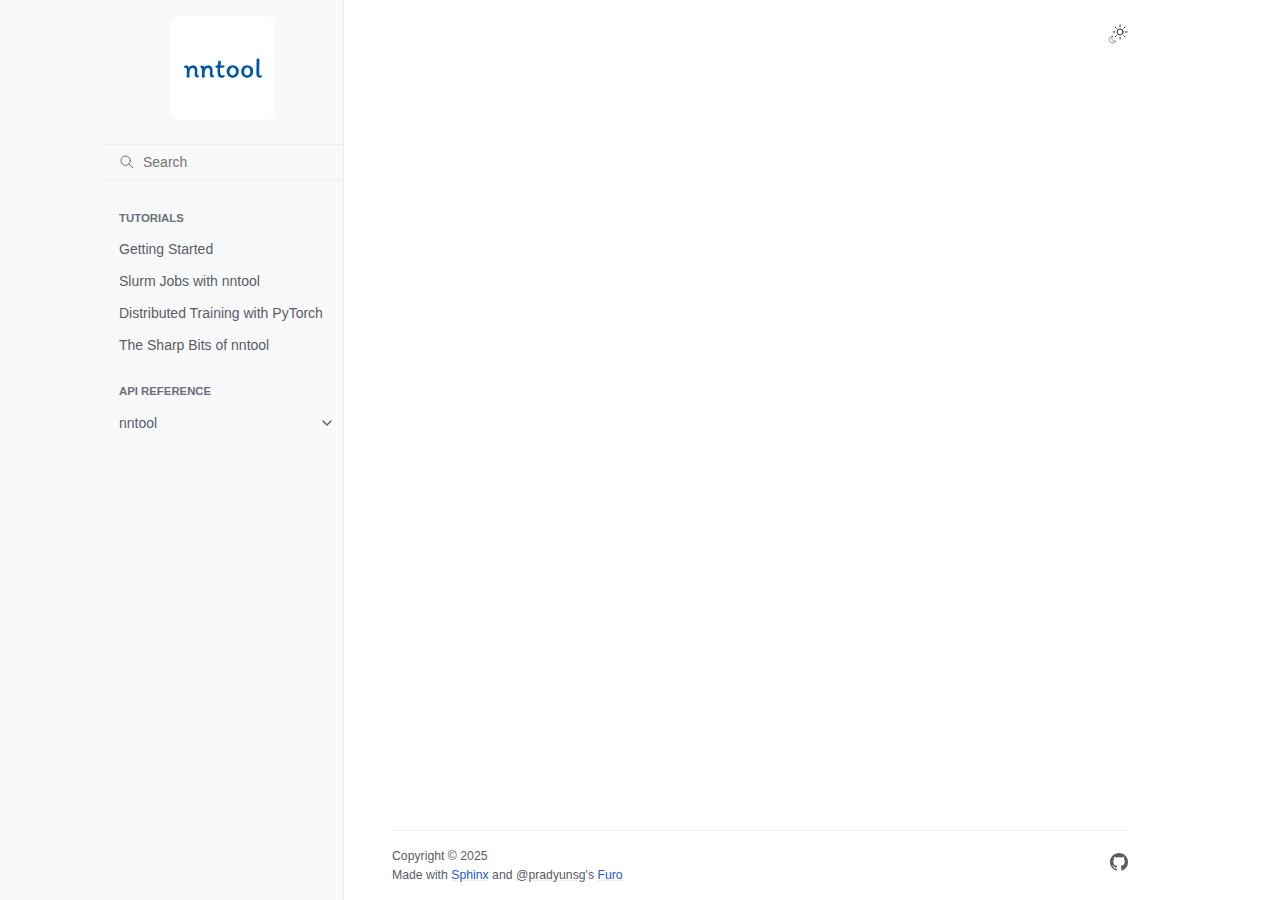
<file: search.html>
<!doctype html>
<html class="no-js" lang="en" data-content_root="./">
  <head>
<meta charset="utf-8">
    <meta name="viewport" content="width=device-width,initial-scale=1">
    <meta name="color-scheme" content="light dark"><link rel="index" title="Index" href="genindex.html"><link rel="search" title="Search" href="#">
        <link rel="prefetch" href="_static/apple-touch-icon-white.png" as="image">

    <link rel="shortcut icon" href="_static/favicon.ico"><!-- Generated with Sphinx 8.2.3 and Furo 2025.12.19 -->
<meta name="robots" content="noindex" />
<title>Search - nntool</title><link rel="stylesheet" type="text/css" href="_static/pygments.css?v=d111a655" />
    <link rel="stylesheet" type="text/css" href="_static/styles/furo.css?v=7bdb33bb" />
    <link rel="stylesheet" type="text/css" href="_static/copybutton.css?v=76b2166b" />
    <link rel="stylesheet" type="text/css" href="_static/sphinx-design.min.css?v=95c83b7e" />
    <link rel="stylesheet" type="text/css" href="_static/styles/furo-extensions.css?v=8dab3a3b" />
    <link rel="stylesheet" type="text/css" href="_static/custom.css?v=9b45d3da" />
    
    


<style>
  body {
    --color-code-background: #f2f2f2;
  --color-code-foreground: #1e1e1e;
  
  }
  @media not print {
    body[data-theme="dark"] {
      --color-code-background: #202020;
  --color-code-foreground: #d0d0d0;
  
    }
    @media (prefers-color-scheme: dark) {
      body:not([data-theme="light"]) {
        --color-code-background: #202020;
  --color-code-foreground: #d0d0d0;
  
      }
    }
  }
</style></head>
  <body>
    
    <script>
      document.body.dataset.theme = localStorage.getItem("theme") || "auto";
    </script>
    

<svg xmlns="http://www.w3.org/2000/svg" style="display: none;">
  <symbol id="svg-toc" viewBox="0 0 24 24">
    <title>Contents</title>
    <svg stroke="currentColor" fill="currentColor" stroke-width="0" viewBox="0 0 1024 1024">
      <path d="M408 442h480c4.4 0 8-3.6 8-8v-56c0-4.4-3.6-8-8-8H408c-4.4 0-8 3.6-8 8v56c0 4.4 3.6 8 8 8zm-8 204c0 4.4 3.6 8 8 8h480c4.4 0 8-3.6 8-8v-56c0-4.4-3.6-8-8-8H408c-4.4 0-8 3.6-8 8v56zm504-486H120c-4.4 0-8 3.6-8 8v56c0 4.4 3.6 8 8 8h784c4.4 0 8-3.6 8-8v-56c0-4.4-3.6-8-8-8zm0 632H120c-4.4 0-8 3.6-8 8v56c0 4.4 3.6 8 8 8h784c4.4 0 8-3.6 8-8v-56c0-4.4-3.6-8-8-8zM115.4 518.9L271.7 642c5.8 4.6 14.4.5 14.4-6.9V388.9c0-7.4-8.5-11.5-14.4-6.9L115.4 505.1a8.74 8.74 0 0 0 0 13.8z"/>
    </svg>
  </symbol>
  <symbol id="svg-menu" viewBox="0 0 24 24">
    <title>Menu</title>
    <svg xmlns="http://www.w3.org/2000/svg" viewBox="0 0 24 24" fill="none" stroke="currentColor"
      stroke-width="2" stroke-linecap="round" stroke-linejoin="round" class="feather-menu">
      <line x1="3" y1="12" x2="21" y2="12"></line>
      <line x1="3" y1="6" x2="21" y2="6"></line>
      <line x1="3" y1="18" x2="21" y2="18"></line>
    </svg>
  </symbol>
  <symbol id="svg-arrow-right" viewBox="0 0 24 24">
    <title>Expand</title>
    <svg xmlns="http://www.w3.org/2000/svg" viewBox="0 0 24 24" fill="none" stroke="currentColor"
      stroke-width="2" stroke-linecap="round" stroke-linejoin="round" class="feather-chevron-right">
      <polyline points="9 18 15 12 9 6"></polyline>
    </svg>
  </symbol>
  <symbol id="svg-sun" viewBox="0 0 24 24">
    <title>Light mode</title>
    <svg xmlns="http://www.w3.org/2000/svg" viewBox="0 0 24 24" fill="none" stroke="currentColor"
      stroke-width="1" stroke-linecap="round" stroke-linejoin="round" class="feather-sun">
      <circle cx="12" cy="12" r="5"></circle>
      <line x1="12" y1="1" x2="12" y2="3"></line>
      <line x1="12" y1="21" x2="12" y2="23"></line>
      <line x1="4.22" y1="4.22" x2="5.64" y2="5.64"></line>
      <line x1="18.36" y1="18.36" x2="19.78" y2="19.78"></line>
      <line x1="1" y1="12" x2="3" y2="12"></line>
      <line x1="21" y1="12" x2="23" y2="12"></line>
      <line x1="4.22" y1="19.78" x2="5.64" y2="18.36"></line>
      <line x1="18.36" y1="5.64" x2="19.78" y2="4.22"></line>
    </svg>
  </symbol>
  <symbol id="svg-moon" viewBox="0 0 24 24">
    <title>Dark mode</title>
    <svg xmlns="http://www.w3.org/2000/svg" viewBox="0 0 24 24" fill="none" stroke="currentColor"
      stroke-width="1" stroke-linecap="round" stroke-linejoin="round" class="icon-tabler-moon">
      <path stroke="none" d="M0 0h24v24H0z" fill="none" />
      <path d="M12 3c.132 0 .263 0 .393 0a7.5 7.5 0 0 0 7.92 12.446a9 9 0 1 1 -8.313 -12.454z" />
    </svg>
  </symbol>
  <symbol id="svg-sun-with-moon" viewBox="0 0 24 24">
    <title>Auto light/dark, in light mode</title>
    <svg xmlns="http://www.w3.org/2000/svg" viewBox="0 0 24 24" fill="none" stroke="currentColor"
      stroke-width="1" stroke-linecap="round" stroke-linejoin="round"
      class="icon-custom-derived-from-feather-sun-and-tabler-moon">
      <path style="opacity: 50%" d="M 5.411 14.504 C 5.471 14.504 5.532 14.504 5.591 14.504 C 3.639 16.319 4.383 19.569 6.931 20.352 C 7.693 20.586 8.512 20.551 9.25 20.252 C 8.023 23.207 4.056 23.725 2.11 21.184 C 0.166 18.642 1.702 14.949 4.874 14.536 C 5.051 14.512 5.231 14.5 5.411 14.5 L 5.411 14.504 Z"/>
      <line x1="14.5" y1="3.25" x2="14.5" y2="1.25"/>
      <line x1="14.5" y1="15.85" x2="14.5" y2="17.85"/>
      <line x1="10.044" y1="5.094" x2="8.63" y2="3.68"/>
      <line x1="19" y1="14.05" x2="20.414" y2="15.464"/>
      <line x1="8.2" y1="9.55" x2="6.2" y2="9.55"/>
      <line x1="20.8" y1="9.55" x2="22.8" y2="9.55"/>
      <line x1="10.044" y1="14.006" x2="8.63" y2="15.42"/>
      <line x1="19" y1="5.05" x2="20.414" y2="3.636"/>
      <circle cx="14.5" cy="9.55" r="3.6"/>
    </svg>
  </symbol>
  <symbol id="svg-moon-with-sun" viewBox="0 0 24 24">
    <title>Auto light/dark, in dark mode</title>
    <svg xmlns="http://www.w3.org/2000/svg" viewBox="0 0 24 24" fill="none" stroke="currentColor"
      stroke-width="1" stroke-linecap="round" stroke-linejoin="round"
      class="icon-custom-derived-from-feather-sun-and-tabler-moon">
      <path d="M 8.282 7.007 C 8.385 7.007 8.494 7.007 8.595 7.007 C 5.18 10.184 6.481 15.869 10.942 17.24 C 12.275 17.648 13.706 17.589 15 17.066 C 12.851 22.236 5.91 23.143 2.505 18.696 C -0.897 14.249 1.791 7.786 7.342 7.063 C 7.652 7.021 7.965 7 8.282 7 L 8.282 7.007 Z"/>
      <line style="opacity: 50%" x1="18" y1="3.705" x2="18" y2="2.5"/>
      <line style="opacity: 50%" x1="18" y1="11.295" x2="18" y2="12.5"/>
      <line style="opacity: 50%" x1="15.316" y1="4.816" x2="14.464" y2="3.964"/>
      <line style="opacity: 50%" x1="20.711" y1="10.212" x2="21.563" y2="11.063"/>
      <line style="opacity: 50%" x1="14.205" y1="7.5" x2="13.001" y2="7.5"/>
      <line style="opacity: 50%" x1="21.795" y1="7.5" x2="23" y2="7.5"/>
      <line style="opacity: 50%" x1="15.316" y1="10.184" x2="14.464" y2="11.036"/>
      <line style="opacity: 50%" x1="20.711" y1="4.789" x2="21.563" y2="3.937"/>
      <circle style="opacity: 50%" cx="18" cy="7.5" r="2.169"/>
    </svg>
  </symbol>
  <symbol id="svg-pencil" viewBox="0 0 24 24">
    <svg xmlns="http://www.w3.org/2000/svg" viewBox="0 0 24 24" fill="none" stroke="currentColor"
      stroke-width="1" stroke-linecap="round" stroke-linejoin="round" class="icon-tabler-pencil-code">
      <path d="M4 20h4l10.5 -10.5a2.828 2.828 0 1 0 -4 -4l-10.5 10.5v4" />
      <path d="M13.5 6.5l4 4" />
      <path d="M20 21l2 -2l-2 -2" />
      <path d="M17 17l-2 2l2 2" />
    </svg>
  </symbol>
  <symbol id="svg-eye" viewBox="0 0 24 24">
    <svg xmlns="http://www.w3.org/2000/svg" viewBox="0 0 24 24" fill="none" stroke="currentColor"
      stroke-width="1" stroke-linecap="round" stroke-linejoin="round" class="icon-tabler-eye-code">
      <path stroke="none" d="M0 0h24v24H0z" fill="none" />
      <path d="M10 12a2 2 0 1 0 4 0a2 2 0 0 0 -4 0" />
      <path
        d="M11.11 17.958c-3.209 -.307 -5.91 -2.293 -8.11 -5.958c2.4 -4 5.4 -6 9 -6c3.6 0 6.6 2 9 6c-.21 .352 -.427 .688 -.647 1.008" />
      <path d="M20 21l2 -2l-2 -2" />
      <path d="M17 17l-2 2l2 2" />
    </svg>
  </symbol>
</svg>

<input type="checkbox" class="sidebar-toggle" name="__navigation" id="__navigation" aria-label="Toggle site navigation sidebar">
<input type="checkbox" class="sidebar-toggle" name="__toc" id="__toc" aria-label="Toggle table of contents sidebar">
<label class="overlay sidebar-overlay" for="__navigation"></label>
<label class="overlay toc-overlay" for="__toc"></label>

<a class="skip-to-content muted-link" href="#furo-main-content">Skip to content</a>



<div class="page">
  <header class="mobile-header">
    <div class="header-left">
      <label class="nav-overlay-icon" for="__navigation">
        <span class="icon"><svg><use href="#svg-menu"></use></svg></span>
      </label>
    </div>
    <div class="header-center">
      <a href="index.html"><div class="brand">nntool</div></a>
    </div>
    <div class="header-right">
      <div class="theme-toggle-container theme-toggle-header">
        <button class="theme-toggle" aria-label="Toggle Light / Dark / Auto color theme">
          <svg class="theme-icon-when-auto-light"><use href="#svg-sun-with-moon"></use></svg>
          <svg class="theme-icon-when-auto-dark"><use href="#svg-moon-with-sun"></use></svg>
          <svg class="theme-icon-when-dark"><use href="#svg-moon"></use></svg>
          <svg class="theme-icon-when-light"><use href="#svg-sun"></use></svg>
        </button>
      </div>
      <label class="toc-overlay-icon toc-header-icon no-toc" for="__toc">
        <span class="icon"><svg><use href="#svg-toc"></use></svg></span>
      </label>
    </div>
  </header>
  <aside class="sidebar-drawer">
    <div class="sidebar-container">
      
      <div class="sidebar-sticky"><a class="sidebar-brand" href="index.html">
  <div class="sidebar-logo-container">
    <img class="sidebar-logo" src="_static/apple-touch-icon-white.png" alt="Logo"/>
  </div>
  
  
</a><form class="sidebar-search-container" method="get" action="#" role="search">
  <input class="sidebar-search" placeholder="Search" name="q" aria-label="Search">
  <input type="hidden" name="check_keywords" value="yes">
  <input type="hidden" name="area" value="default">
</form>
<div id="searchbox"></div><div class="sidebar-scroll"><div class="sidebar-tree">
  <p class="caption" role="heading"><span class="caption-text">Tutorials</span></p>
<ul>
<li class="toctree-l1"><a class="reference internal" href="get_started.html">Getting Started</a></li>
<li class="toctree-l1"><a class="reference internal" href="tutorials/sequential_jobs.html">Slurm Jobs with nntool</a></li>
<li class="toctree-l1"><a class="reference internal" href="tutorials/distributed_training.html">Distributed Training with PyTorch</a></li>
<li class="toctree-l1"><a class="reference internal" href="tutorials/sharp_bits.html">The Sharp Bits of nntool</a></li>
</ul>
<p class="caption" role="heading"><span class="caption-text">API reference</span></p>
<ul>
<li class="toctree-l1 has-children"><a class="reference internal" href="api.html">nntool</a><input aria-label="Toggle navigation of nntool" class="toctree-checkbox" id="toctree-checkbox-1" name="toctree-checkbox-1" role="switch" type="checkbox"/><label for="toctree-checkbox-1"><span class="icon"><svg><use href="#svg-arrow-right"></use></svg></span></label><ul>
<li class="toctree-l2"><a class="reference internal" href="api/nntool.slurm.html">nntool.slurm</a></li>
<li class="toctree-l2"><a class="reference internal" href="api/nntool.wandb.html">nntool.wandb</a></li>
<li class="toctree-l2"><a class="reference internal" href="api/nntool.experiment.html">nntool.experiment</a></li>
</ul>
</li>
</ul>

</div>
</div>

      </div>
      
    </div>
  </aside>
  <div class="main">
    <div class="content">
      <div class="article-container">
        <a href="#" class="back-to-top muted-link">
          <svg xmlns="http://www.w3.org/2000/svg" viewBox="0 0 24 24">
            <path d="M13 20h-2V8l-5.5 5.5-1.42-1.42L12 4.16l7.92 7.92-1.42 1.42L13 8v12z"></path>
          </svg>
          <span>Back to top</span>
        </a>
        <div class="content-icon-container">
          <div class="theme-toggle-container theme-toggle-content">
            <button class="theme-toggle" aria-label="Toggle Light / Dark / Auto color theme">
              <svg class="theme-icon-when-auto-light"><use href="#svg-sun-with-moon"></use></svg>
              <svg class="theme-icon-when-auto-dark"><use href="#svg-moon-with-sun"></use></svg>
              <svg class="theme-icon-when-dark"><use href="#svg-moon"></use></svg>
              <svg class="theme-icon-when-light"><use href="#svg-sun"></use></svg>
            </button>
          </div>
          <label class="toc-overlay-icon toc-content-icon no-toc" for="__toc">
            <span class="icon"><svg><use href="#svg-toc"></use></svg></span>
          </label>
        </div>
        <article role="main" id="furo-main-content">
          
<noscript>
<div class="admonition error">
  <p class="admonition-title">Error</p>
  <p>
    Please activate JavaScript to enable the search functionality.
  </p>
</div>
</noscript>

<div id="search-results"></div>

        </article>
      </div>
      <footer>
        
        <div class="related-pages">
          
          
        </div>
        <div class="bottom-of-page">
          <div class="left-details">
            <div class="copyright">
                Copyright &#169; 2025
            </div>
            Made with <a href="https://www.sphinx-doc.org/">Sphinx</a> and <a class="muted-link" href="https://pradyunsg.me">@pradyunsg</a>'s
            
            <a href="https://github.com/pradyunsg/furo">Furo</a>
            
          </div>
          <div class="right-details">
            <div class="icons">
              <a class="muted-link " href="https://github.com/jhliu17/nntool" aria-label="GitHub">
                <svg stroke="currentColor" fill="currentColor" stroke-width="0" viewBox="0 0 16 16">
                    <path fill-rule="evenodd" d="M8 0C3.58 0 0 3.58 0 8c0 3.54 2.29 6.53 5.47 7.59.4.07.55-.17.55-.38 0-.19-.01-.82-.01-1.49-2.01.37-2.53-.49-2.69-.94-.09-.23-.48-.94-.82-1.13-.28-.15-.68-.52-.01-.53.63-.01 1.08.58 1.23.82.72 1.21 1.87.87 2.33.66.07-.52.28-.87.51-1.07-1.78-.2-3.64-.89-3.64-3.95 0-.87.31-1.59.82-2.15-.08-.2-.36-1.02.08-2.12 0 0 .67-.21 2.2.82.64-.18 1.32-.27 2-.27.68 0 1.36.09 2 .27 1.53-1.04 2.2-.82 2.2-.82.44 1.1.16 1.92.08 2.12.51.56.82 1.27.82 2.15 0 3.07-1.87 3.75-3.65 3.95.29.25.54.73.54 1.48 0 1.07-.01 1.93-.01 2.2 0 .21.15.46.55.38A8.013 8.013 0 0 0 16 8c0-4.42-3.58-8-8-8z"></path>
                </svg>
            </a>
              
            </div>
          </div>
        </div>
        
      </footer>
    </div>
    <aside class="toc-drawer no-toc">
      
      
      
    </aside>
  </div>
</div><script src="_static/documentation_options.js?v=5929fcd5"></script>
    <script src="_static/doctools.js?v=9bcbadda"></script>
    <script src="_static/sphinx_highlight.js?v=dc90522c"></script>
    <script src="_static/scripts/furo.js?v=46bd48cc"></script>
    <script src="_static/clipboard.min.js?v=a7894cd8"></script>
    <script src="_static/copybutton.js?v=f281be69"></script>
    <script src="_static/design-tabs.js?v=f930bc37"></script>
    
<script src="_static/searchtools.js"></script>
<script src="_static/language_data.js"></script>
<script src="searchindex.js"></script></body>
</html>
</file>
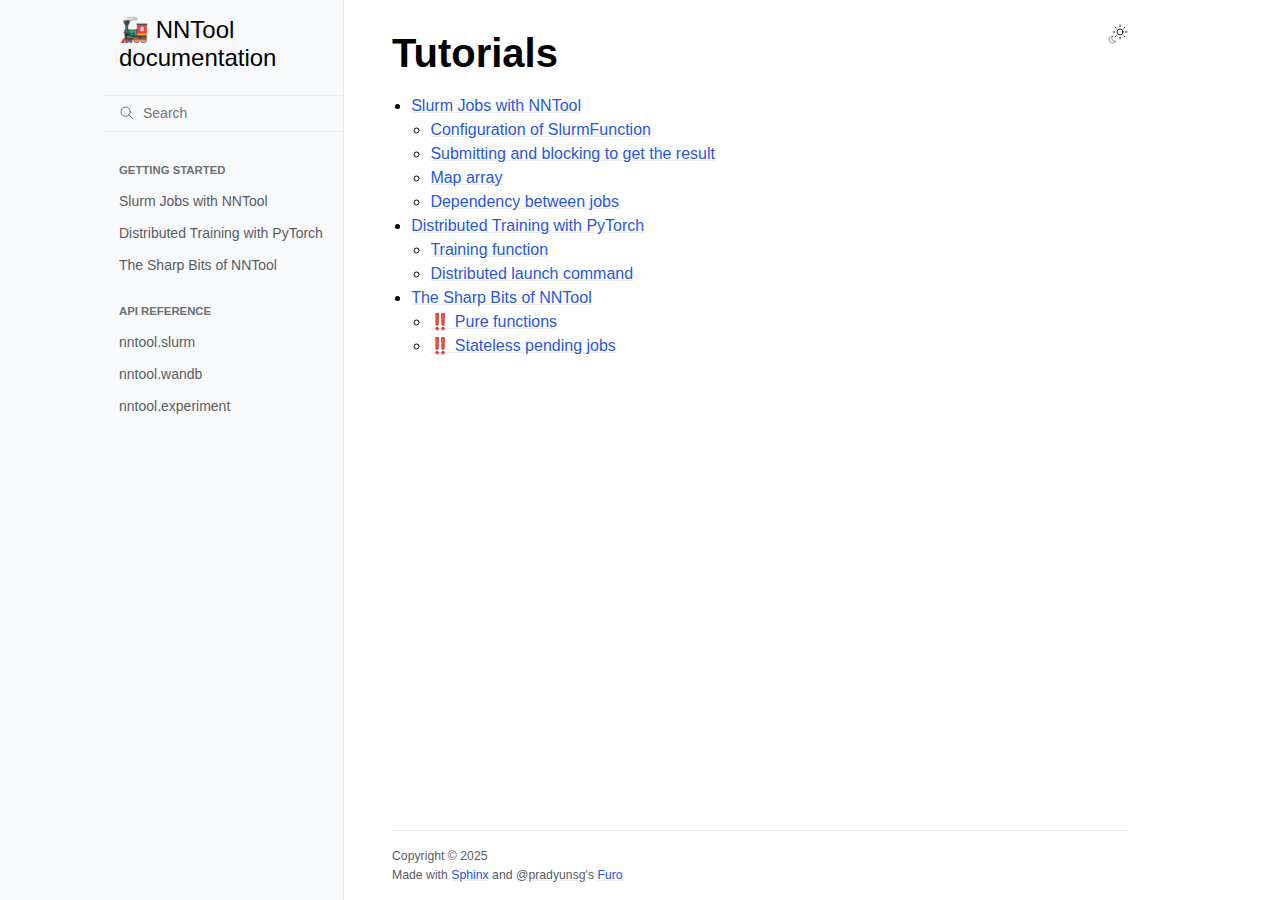
<file: tutorials.html>
<!doctype html>
<html class="no-js" lang="en" data-content_root="./">
  <head><meta charset="utf-8">
    <meta name="viewport" content="width=device-width,initial-scale=1">
    <meta name="color-scheme" content="light dark"><meta name="viewport" content="width=device-width, initial-scale=1" />
<link rel="index" title="Index" href="genindex.html"><link rel="search" title="Search" href="search.html">

    <!-- Generated with Sphinx 8.2.3 and Furo 2025.12.19 -->
        <title>Tutorials - 🚂 NNTool documentation</title>
      <link rel="stylesheet" type="text/css" href="_static/pygments.css?v=d111a655" />
    <link rel="stylesheet" type="text/css" href="_static/styles/furo.css?v=7bdb33bb" />
    <link rel="stylesheet" type="text/css" href="_static/copybutton.css?v=76b2166b" />
    <link rel="stylesheet" type="text/css" href="_static/styles/furo-extensions.css?v=8dab3a3b" />
    <link rel="stylesheet" type="text/css" href="_static/custom.css?v=9b45d3da" />
    
    


<style>
  body {
    --color-code-background: #f2f2f2;
  --color-code-foreground: #1e1e1e;
  
  }
  @media not print {
    body[data-theme="dark"] {
      --color-code-background: #202020;
  --color-code-foreground: #d0d0d0;
  
    }
    @media (prefers-color-scheme: dark) {
      body:not([data-theme="light"]) {
        --color-code-background: #202020;
  --color-code-foreground: #d0d0d0;
  
      }
    }
  }
</style></head>
  <body>
    
    <script>
      document.body.dataset.theme = localStorage.getItem("theme") || "auto";
    </script>
    

<svg xmlns="http://www.w3.org/2000/svg" style="display: none;">
  <symbol id="svg-toc" viewBox="0 0 24 24">
    <title>Contents</title>
    <svg stroke="currentColor" fill="currentColor" stroke-width="0" viewBox="0 0 1024 1024">
      <path d="M408 442h480c4.4 0 8-3.6 8-8v-56c0-4.4-3.6-8-8-8H408c-4.4 0-8 3.6-8 8v56c0 4.4 3.6 8 8 8zm-8 204c0 4.4 3.6 8 8 8h480c4.4 0 8-3.6 8-8v-56c0-4.4-3.6-8-8-8H408c-4.4 0-8 3.6-8 8v56zm504-486H120c-4.4 0-8 3.6-8 8v56c0 4.4 3.6 8 8 8h784c4.4 0 8-3.6 8-8v-56c0-4.4-3.6-8-8-8zm0 632H120c-4.4 0-8 3.6-8 8v56c0 4.4 3.6 8 8 8h784c4.4 0 8-3.6 8-8v-56c0-4.4-3.6-8-8-8zM115.4 518.9L271.7 642c5.8 4.6 14.4.5 14.4-6.9V388.9c0-7.4-8.5-11.5-14.4-6.9L115.4 505.1a8.74 8.74 0 0 0 0 13.8z"/>
    </svg>
  </symbol>
  <symbol id="svg-menu" viewBox="0 0 24 24">
    <title>Menu</title>
    <svg xmlns="http://www.w3.org/2000/svg" viewBox="0 0 24 24" fill="none" stroke="currentColor"
      stroke-width="2" stroke-linecap="round" stroke-linejoin="round" class="feather-menu">
      <line x1="3" y1="12" x2="21" y2="12"></line>
      <line x1="3" y1="6" x2="21" y2="6"></line>
      <line x1="3" y1="18" x2="21" y2="18"></line>
    </svg>
  </symbol>
  <symbol id="svg-arrow-right" viewBox="0 0 24 24">
    <title>Expand</title>
    <svg xmlns="http://www.w3.org/2000/svg" viewBox="0 0 24 24" fill="none" stroke="currentColor"
      stroke-width="2" stroke-linecap="round" stroke-linejoin="round" class="feather-chevron-right">
      <polyline points="9 18 15 12 9 6"></polyline>
    </svg>
  </symbol>
  <symbol id="svg-sun" viewBox="0 0 24 24">
    <title>Light mode</title>
    <svg xmlns="http://www.w3.org/2000/svg" viewBox="0 0 24 24" fill="none" stroke="currentColor"
      stroke-width="1" stroke-linecap="round" stroke-linejoin="round" class="feather-sun">
      <circle cx="12" cy="12" r="5"></circle>
      <line x1="12" y1="1" x2="12" y2="3"></line>
      <line x1="12" y1="21" x2="12" y2="23"></line>
      <line x1="4.22" y1="4.22" x2="5.64" y2="5.64"></line>
      <line x1="18.36" y1="18.36" x2="19.78" y2="19.78"></line>
      <line x1="1" y1="12" x2="3" y2="12"></line>
      <line x1="21" y1="12" x2="23" y2="12"></line>
      <line x1="4.22" y1="19.78" x2="5.64" y2="18.36"></line>
      <line x1="18.36" y1="5.64" x2="19.78" y2="4.22"></line>
    </svg>
  </symbol>
  <symbol id="svg-moon" viewBox="0 0 24 24">
    <title>Dark mode</title>
    <svg xmlns="http://www.w3.org/2000/svg" viewBox="0 0 24 24" fill="none" stroke="currentColor"
      stroke-width="1" stroke-linecap="round" stroke-linejoin="round" class="icon-tabler-moon">
      <path stroke="none" d="M0 0h24v24H0z" fill="none" />
      <path d="M12 3c.132 0 .263 0 .393 0a7.5 7.5 0 0 0 7.92 12.446a9 9 0 1 1 -8.313 -12.454z" />
    </svg>
  </symbol>
  <symbol id="svg-sun-with-moon" viewBox="0 0 24 24">
    <title>Auto light/dark, in light mode</title>
    <svg xmlns="http://www.w3.org/2000/svg" viewBox="0 0 24 24" fill="none" stroke="currentColor"
      stroke-width="1" stroke-linecap="round" stroke-linejoin="round"
      class="icon-custom-derived-from-feather-sun-and-tabler-moon">
      <path style="opacity: 50%" d="M 5.411 14.504 C 5.471 14.504 5.532 14.504 5.591 14.504 C 3.639 16.319 4.383 19.569 6.931 20.352 C 7.693 20.586 8.512 20.551 9.25 20.252 C 8.023 23.207 4.056 23.725 2.11 21.184 C 0.166 18.642 1.702 14.949 4.874 14.536 C 5.051 14.512 5.231 14.5 5.411 14.5 L 5.411 14.504 Z"/>
      <line x1="14.5" y1="3.25" x2="14.5" y2="1.25"/>
      <line x1="14.5" y1="15.85" x2="14.5" y2="17.85"/>
      <line x1="10.044" y1="5.094" x2="8.63" y2="3.68"/>
      <line x1="19" y1="14.05" x2="20.414" y2="15.464"/>
      <line x1="8.2" y1="9.55" x2="6.2" y2="9.55"/>
      <line x1="20.8" y1="9.55" x2="22.8" y2="9.55"/>
      <line x1="10.044" y1="14.006" x2="8.63" y2="15.42"/>
      <line x1="19" y1="5.05" x2="20.414" y2="3.636"/>
      <circle cx="14.5" cy="9.55" r="3.6"/>
    </svg>
  </symbol>
  <symbol id="svg-moon-with-sun" viewBox="0 0 24 24">
    <title>Auto light/dark, in dark mode</title>
    <svg xmlns="http://www.w3.org/2000/svg" viewBox="0 0 24 24" fill="none" stroke="currentColor"
      stroke-width="1" stroke-linecap="round" stroke-linejoin="round"
      class="icon-custom-derived-from-feather-sun-and-tabler-moon">
      <path d="M 8.282 7.007 C 8.385 7.007 8.494 7.007 8.595 7.007 C 5.18 10.184 6.481 15.869 10.942 17.24 C 12.275 17.648 13.706 17.589 15 17.066 C 12.851 22.236 5.91 23.143 2.505 18.696 C -0.897 14.249 1.791 7.786 7.342 7.063 C 7.652 7.021 7.965 7 8.282 7 L 8.282 7.007 Z"/>
      <line style="opacity: 50%" x1="18" y1="3.705" x2="18" y2="2.5"/>
      <line style="opacity: 50%" x1="18" y1="11.295" x2="18" y2="12.5"/>
      <line style="opacity: 50%" x1="15.316" y1="4.816" x2="14.464" y2="3.964"/>
      <line style="opacity: 50%" x1="20.711" y1="10.212" x2="21.563" y2="11.063"/>
      <line style="opacity: 50%" x1="14.205" y1="7.5" x2="13.001" y2="7.5"/>
      <line style="opacity: 50%" x1="21.795" y1="7.5" x2="23" y2="7.5"/>
      <line style="opacity: 50%" x1="15.316" y1="10.184" x2="14.464" y2="11.036"/>
      <line style="opacity: 50%" x1="20.711" y1="4.789" x2="21.563" y2="3.937"/>
      <circle style="opacity: 50%" cx="18" cy="7.5" r="2.169"/>
    </svg>
  </symbol>
  <symbol id="svg-pencil" viewBox="0 0 24 24">
    <svg xmlns="http://www.w3.org/2000/svg" viewBox="0 0 24 24" fill="none" stroke="currentColor"
      stroke-width="1" stroke-linecap="round" stroke-linejoin="round" class="icon-tabler-pencil-code">
      <path d="M4 20h4l10.5 -10.5a2.828 2.828 0 1 0 -4 -4l-10.5 10.5v4" />
      <path d="M13.5 6.5l4 4" />
      <path d="M20 21l2 -2l-2 -2" />
      <path d="M17 17l-2 2l2 2" />
    </svg>
  </symbol>
  <symbol id="svg-eye" viewBox="0 0 24 24">
    <svg xmlns="http://www.w3.org/2000/svg" viewBox="0 0 24 24" fill="none" stroke="currentColor"
      stroke-width="1" stroke-linecap="round" stroke-linejoin="round" class="icon-tabler-eye-code">
      <path stroke="none" d="M0 0h24v24H0z" fill="none" />
      <path d="M10 12a2 2 0 1 0 4 0a2 2 0 0 0 -4 0" />
      <path
        d="M11.11 17.958c-3.209 -.307 -5.91 -2.293 -8.11 -5.958c2.4 -4 5.4 -6 9 -6c3.6 0 6.6 2 9 6c-.21 .352 -.427 .688 -.647 1.008" />
      <path d="M20 21l2 -2l-2 -2" />
      <path d="M17 17l-2 2l2 2" />
    </svg>
  </symbol>
</svg>

<input type="checkbox" class="sidebar-toggle" name="__navigation" id="__navigation" aria-label="Toggle site navigation sidebar">
<input type="checkbox" class="sidebar-toggle" name="__toc" id="__toc" aria-label="Toggle table of contents sidebar">
<label class="overlay sidebar-overlay" for="__navigation"></label>
<label class="overlay toc-overlay" for="__toc"></label>

<a class="skip-to-content muted-link" href="#furo-main-content">Skip to content</a>



<div class="page">
  <header class="mobile-header">
    <div class="header-left">
      <label class="nav-overlay-icon" for="__navigation">
        <span class="icon"><svg><use href="#svg-menu"></use></svg></span>
      </label>
    </div>
    <div class="header-center">
      <a href="index.html"><div class="brand">🚂 NNTool  documentation</div></a>
    </div>
    <div class="header-right">
      <div class="theme-toggle-container theme-toggle-header">
        <button class="theme-toggle" aria-label="Toggle Light / Dark / Auto color theme">
          <svg class="theme-icon-when-auto-light"><use href="#svg-sun-with-moon"></use></svg>
          <svg class="theme-icon-when-auto-dark"><use href="#svg-moon-with-sun"></use></svg>
          <svg class="theme-icon-when-dark"><use href="#svg-moon"></use></svg>
          <svg class="theme-icon-when-light"><use href="#svg-sun"></use></svg>
        </button>
      </div>
      <label class="toc-overlay-icon toc-header-icon no-toc" for="__toc">
        <span class="icon"><svg><use href="#svg-toc"></use></svg></span>
      </label>
    </div>
  </header>
  <aside class="sidebar-drawer">
    <div class="sidebar-container">
      
      <div class="sidebar-sticky"><a class="sidebar-brand" href="index.html">
  
  <span class="sidebar-brand-text">🚂 NNTool  documentation</span>
  
</a><form class="sidebar-search-container" method="get" action="search.html" role="search">
  <input class="sidebar-search" placeholder="Search" name="q" aria-label="Search">
  <input type="hidden" name="check_keywords" value="yes">
  <input type="hidden" name="area" value="default">
</form>
<div id="searchbox"></div><div class="sidebar-scroll"><div class="sidebar-tree">
  <p class="caption" role="heading"><span class="caption-text">Getting started</span></p>
<ul>
<li class="toctree-l1"><a class="reference internal" href="tutorials/sequential_jobs.html">Slurm Jobs with NNTool</a></li>
<li class="toctree-l1"><a class="reference internal" href="tutorials/distributed_training.html">Distributed Training with PyTorch</a></li>
<li class="toctree-l1"><a class="reference internal" href="tutorials/sharp_bits.html">The Sharp Bits of NNTool</a></li>
</ul>
<p class="caption" role="heading"><span class="caption-text">API reference</span></p>
<ul>
<li class="toctree-l1"><a class="reference internal" href="api/nntool.slurm.html">nntool.slurm</a></li>
<li class="toctree-l1"><a class="reference internal" href="api/nntool.wandb.html">nntool.wandb</a></li>
<li class="toctree-l1"><a class="reference internal" href="api/nntool.experiment.html">nntool.experiment</a></li>
</ul>

</div>
</div>

      </div>
      
    </div>
  </aside>
  <div class="main">
    <div class="content">
      <div class="article-container">
        <a href="#" class="back-to-top muted-link">
          <svg xmlns="http://www.w3.org/2000/svg" viewBox="0 0 24 24">
            <path d="M13 20h-2V8l-5.5 5.5-1.42-1.42L12 4.16l7.92 7.92-1.42 1.42L13 8v12z"></path>
          </svg>
          <span>Back to top</span>
        </a>
        <div class="content-icon-container">
          
<div class="theme-toggle-container theme-toggle-content">
            <button class="theme-toggle" aria-label="Toggle Light / Dark / Auto color theme">
              <svg class="theme-icon-when-auto-light"><use href="#svg-sun-with-moon"></use></svg>
              <svg class="theme-icon-when-auto-dark"><use href="#svg-moon-with-sun"></use></svg>
              <svg class="theme-icon-when-dark"><use href="#svg-moon"></use></svg>
              <svg class="theme-icon-when-light"><use href="#svg-sun"></use></svg>
            </button>
          </div>
          <label class="toc-overlay-icon toc-content-icon no-toc" for="__toc">
            <span class="icon"><svg><use href="#svg-toc"></use></svg></span>
          </label>
        </div>
        <article role="main" id="furo-main-content">
          <section id="tutorials">
<h1>Tutorials<a class="headerlink" href="#tutorials" title="Link to this heading">¶</a></h1>
<div class="toctree-wrapper compound">
<ul>
<li class="toctree-l1"><a class="reference internal" href="tutorials/sequential_jobs.html">Slurm Jobs with NNTool</a><ul>
<li class="toctree-l2"><a class="reference internal" href="tutorials/sequential_jobs.html#configuration-of-slurmfunction">Configuration of SlurmFunction</a></li>
<li class="toctree-l2"><a class="reference internal" href="tutorials/sequential_jobs.html#submitting-and-blocking-to-get-the-result">Submitting and blocking to get the result</a></li>
<li class="toctree-l2"><a class="reference internal" href="tutorials/sequential_jobs.html#map-array">Map array</a></li>
<li class="toctree-l2"><a class="reference internal" href="tutorials/sequential_jobs.html#dependency-between-jobs">Dependency between jobs</a></li>
</ul>
</li>
<li class="toctree-l1"><a class="reference internal" href="tutorials/distributed_training.html">Distributed Training with PyTorch</a><ul>
<li class="toctree-l2"><a class="reference internal" href="tutorials/distributed_training.html#training-function">Training function</a></li>
<li class="toctree-l2"><a class="reference internal" href="tutorials/distributed_training.html#distributed-launch-command">Distributed launch command</a></li>
</ul>
</li>
<li class="toctree-l1"><a class="reference internal" href="tutorials/sharp_bits.html">The Sharp Bits of NNTool</a><ul>
<li class="toctree-l2"><a class="reference internal" href="tutorials/sharp_bits.html#pure-functions">‼️ Pure functions</a></li>
<li class="toctree-l2"><a class="reference internal" href="tutorials/sharp_bits.html#stateless-pending-jobs">‼️ Stateless pending jobs</a></li>
</ul>
</li>
</ul>
</div>
</section>

        </article>
      </div>
      <footer>
        
        <div class="related-pages">
          
          
        </div>
        <div class="bottom-of-page">
          <div class="left-details">
            <div class="copyright">
                Copyright &#169; 2025
            </div>
            Made with <a href="https://www.sphinx-doc.org/">Sphinx</a> and <a class="muted-link" href="https://pradyunsg.me">@pradyunsg</a>'s
            
            <a href="https://github.com/pradyunsg/furo">Furo</a>
            
          </div>
          <div class="right-details">
            
          </div>
        </div>
        
      </footer>
    </div>
    <aside class="toc-drawer no-toc">
      
      
      
    </aside>
  </div>
</div><script src="_static/documentation_options.js?v=9eb32ce0"></script>
    <script src="_static/doctools.js?v=9bcbadda"></script>
    <script src="_static/sphinx_highlight.js?v=dc90522c"></script>
    <script src="_static/scripts/furo.js?v=46bd48cc"></script>
    <script src="_static/clipboard.min.js?v=a7894cd8"></script>
    <script src="_static/copybutton.js?v=f281be69"></script>
    </body>
</html>
</file>
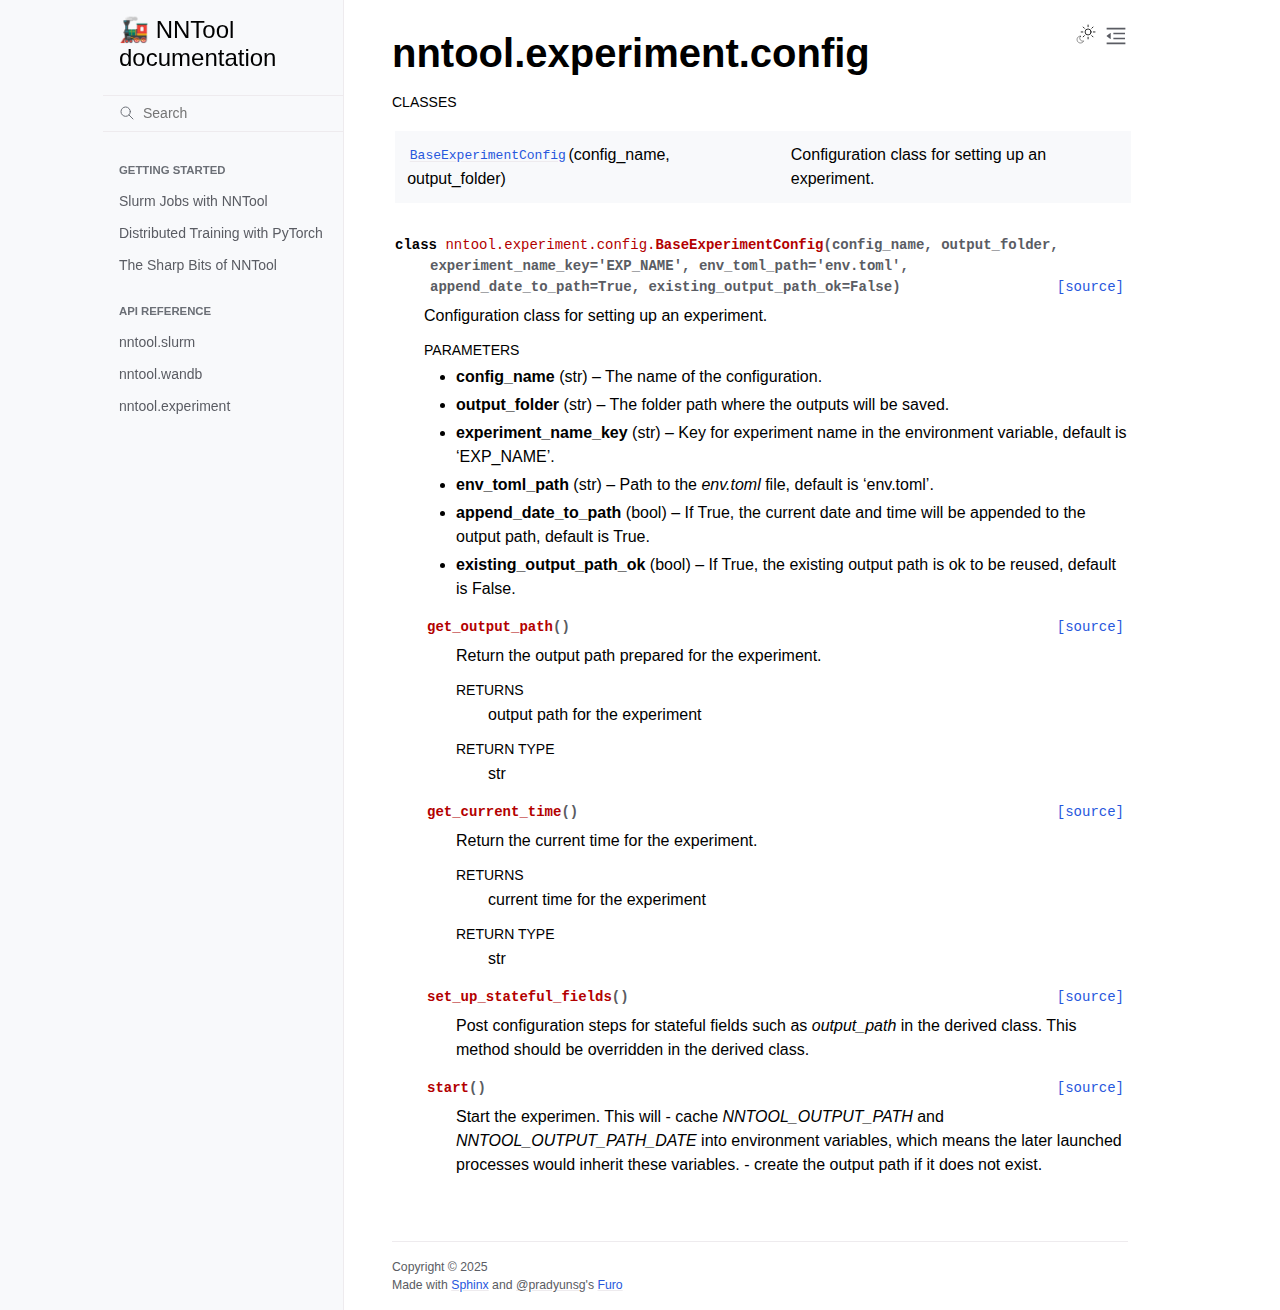
<file: api/nntool.experiment.config.html>
<!doctype html>
<html class="no-js" lang="en" data-content_root="../">
  <head><meta charset="utf-8">
    <meta name="viewport" content="width=device-width,initial-scale=1">
    <meta name="color-scheme" content="light dark"><meta name="viewport" content="width=device-width, initial-scale=1" />
<link rel="index" title="Index" href="../genindex.html"><link rel="search" title="Search" href="../search.html">

    <!-- Generated with Sphinx 8.2.3 and Furo 2025.12.19 -->
        <title>nntool.experiment.config - 🚂 NNTool documentation</title>
      <link rel="stylesheet" type="text/css" href="../_static/pygments.css?v=d111a655" />
    <link rel="stylesheet" type="text/css" href="../_static/styles/furo.css?v=7bdb33bb" />
    <link rel="stylesheet" type="text/css" href="../_static/copybutton.css?v=76b2166b" />
    <link rel="stylesheet" type="text/css" href="../_static/styles/furo-extensions.css?v=8dab3a3b" />
    <link rel="stylesheet" type="text/css" href="../_static/custom.css?v=9b45d3da" />
    
    


<style>
  body {
    --color-code-background: #f2f2f2;
  --color-code-foreground: #1e1e1e;
  
  }
  @media not print {
    body[data-theme="dark"] {
      --color-code-background: #202020;
  --color-code-foreground: #d0d0d0;
  
    }
    @media (prefers-color-scheme: dark) {
      body:not([data-theme="light"]) {
        --color-code-background: #202020;
  --color-code-foreground: #d0d0d0;
  
      }
    }
  }
</style></head>
  <body>
    
    <script>
      document.body.dataset.theme = localStorage.getItem("theme") || "auto";
    </script>
    

<svg xmlns="http://www.w3.org/2000/svg" style="display: none;">
  <symbol id="svg-toc" viewBox="0 0 24 24">
    <title>Contents</title>
    <svg stroke="currentColor" fill="currentColor" stroke-width="0" viewBox="0 0 1024 1024">
      <path d="M408 442h480c4.4 0 8-3.6 8-8v-56c0-4.4-3.6-8-8-8H408c-4.4 0-8 3.6-8 8v56c0 4.4 3.6 8 8 8zm-8 204c0 4.4 3.6 8 8 8h480c4.4 0 8-3.6 8-8v-56c0-4.4-3.6-8-8-8H408c-4.4 0-8 3.6-8 8v56zm504-486H120c-4.4 0-8 3.6-8 8v56c0 4.4 3.6 8 8 8h784c4.4 0 8-3.6 8-8v-56c0-4.4-3.6-8-8-8zm0 632H120c-4.4 0-8 3.6-8 8v56c0 4.4 3.6 8 8 8h784c4.4 0 8-3.6 8-8v-56c0-4.4-3.6-8-8-8zM115.4 518.9L271.7 642c5.8 4.6 14.4.5 14.4-6.9V388.9c0-7.4-8.5-11.5-14.4-6.9L115.4 505.1a8.74 8.74 0 0 0 0 13.8z"/>
    </svg>
  </symbol>
  <symbol id="svg-menu" viewBox="0 0 24 24">
    <title>Menu</title>
    <svg xmlns="http://www.w3.org/2000/svg" viewBox="0 0 24 24" fill="none" stroke="currentColor"
      stroke-width="2" stroke-linecap="round" stroke-linejoin="round" class="feather-menu">
      <line x1="3" y1="12" x2="21" y2="12"></line>
      <line x1="3" y1="6" x2="21" y2="6"></line>
      <line x1="3" y1="18" x2="21" y2="18"></line>
    </svg>
  </symbol>
  <symbol id="svg-arrow-right" viewBox="0 0 24 24">
    <title>Expand</title>
    <svg xmlns="http://www.w3.org/2000/svg" viewBox="0 0 24 24" fill="none" stroke="currentColor"
      stroke-width="2" stroke-linecap="round" stroke-linejoin="round" class="feather-chevron-right">
      <polyline points="9 18 15 12 9 6"></polyline>
    </svg>
  </symbol>
  <symbol id="svg-sun" viewBox="0 0 24 24">
    <title>Light mode</title>
    <svg xmlns="http://www.w3.org/2000/svg" viewBox="0 0 24 24" fill="none" stroke="currentColor"
      stroke-width="1" stroke-linecap="round" stroke-linejoin="round" class="feather-sun">
      <circle cx="12" cy="12" r="5"></circle>
      <line x1="12" y1="1" x2="12" y2="3"></line>
      <line x1="12" y1="21" x2="12" y2="23"></line>
      <line x1="4.22" y1="4.22" x2="5.64" y2="5.64"></line>
      <line x1="18.36" y1="18.36" x2="19.78" y2="19.78"></line>
      <line x1="1" y1="12" x2="3" y2="12"></line>
      <line x1="21" y1="12" x2="23" y2="12"></line>
      <line x1="4.22" y1="19.78" x2="5.64" y2="18.36"></line>
      <line x1="18.36" y1="5.64" x2="19.78" y2="4.22"></line>
    </svg>
  </symbol>
  <symbol id="svg-moon" viewBox="0 0 24 24">
    <title>Dark mode</title>
    <svg xmlns="http://www.w3.org/2000/svg" viewBox="0 0 24 24" fill="none" stroke="currentColor"
      stroke-width="1" stroke-linecap="round" stroke-linejoin="round" class="icon-tabler-moon">
      <path stroke="none" d="M0 0h24v24H0z" fill="none" />
      <path d="M12 3c.132 0 .263 0 .393 0a7.5 7.5 0 0 0 7.92 12.446a9 9 0 1 1 -8.313 -12.454z" />
    </svg>
  </symbol>
  <symbol id="svg-sun-with-moon" viewBox="0 0 24 24">
    <title>Auto light/dark, in light mode</title>
    <svg xmlns="http://www.w3.org/2000/svg" viewBox="0 0 24 24" fill="none" stroke="currentColor"
      stroke-width="1" stroke-linecap="round" stroke-linejoin="round"
      class="icon-custom-derived-from-feather-sun-and-tabler-moon">
      <path style="opacity: 50%" d="M 5.411 14.504 C 5.471 14.504 5.532 14.504 5.591 14.504 C 3.639 16.319 4.383 19.569 6.931 20.352 C 7.693 20.586 8.512 20.551 9.25 20.252 C 8.023 23.207 4.056 23.725 2.11 21.184 C 0.166 18.642 1.702 14.949 4.874 14.536 C 5.051 14.512 5.231 14.5 5.411 14.5 L 5.411 14.504 Z"/>
      <line x1="14.5" y1="3.25" x2="14.5" y2="1.25"/>
      <line x1="14.5" y1="15.85" x2="14.5" y2="17.85"/>
      <line x1="10.044" y1="5.094" x2="8.63" y2="3.68"/>
      <line x1="19" y1="14.05" x2="20.414" y2="15.464"/>
      <line x1="8.2" y1="9.55" x2="6.2" y2="9.55"/>
      <line x1="20.8" y1="9.55" x2="22.8" y2="9.55"/>
      <line x1="10.044" y1="14.006" x2="8.63" y2="15.42"/>
      <line x1="19" y1="5.05" x2="20.414" y2="3.636"/>
      <circle cx="14.5" cy="9.55" r="3.6"/>
    </svg>
  </symbol>
  <symbol id="svg-moon-with-sun" viewBox="0 0 24 24">
    <title>Auto light/dark, in dark mode</title>
    <svg xmlns="http://www.w3.org/2000/svg" viewBox="0 0 24 24" fill="none" stroke="currentColor"
      stroke-width="1" stroke-linecap="round" stroke-linejoin="round"
      class="icon-custom-derived-from-feather-sun-and-tabler-moon">
      <path d="M 8.282 7.007 C 8.385 7.007 8.494 7.007 8.595 7.007 C 5.18 10.184 6.481 15.869 10.942 17.24 C 12.275 17.648 13.706 17.589 15 17.066 C 12.851 22.236 5.91 23.143 2.505 18.696 C -0.897 14.249 1.791 7.786 7.342 7.063 C 7.652 7.021 7.965 7 8.282 7 L 8.282 7.007 Z"/>
      <line style="opacity: 50%" x1="18" y1="3.705" x2="18" y2="2.5"/>
      <line style="opacity: 50%" x1="18" y1="11.295" x2="18" y2="12.5"/>
      <line style="opacity: 50%" x1="15.316" y1="4.816" x2="14.464" y2="3.964"/>
      <line style="opacity: 50%" x1="20.711" y1="10.212" x2="21.563" y2="11.063"/>
      <line style="opacity: 50%" x1="14.205" y1="7.5" x2="13.001" y2="7.5"/>
      <line style="opacity: 50%" x1="21.795" y1="7.5" x2="23" y2="7.5"/>
      <line style="opacity: 50%" x1="15.316" y1="10.184" x2="14.464" y2="11.036"/>
      <line style="opacity: 50%" x1="20.711" y1="4.789" x2="21.563" y2="3.937"/>
      <circle style="opacity: 50%" cx="18" cy="7.5" r="2.169"/>
    </svg>
  </symbol>
  <symbol id="svg-pencil" viewBox="0 0 24 24">
    <svg xmlns="http://www.w3.org/2000/svg" viewBox="0 0 24 24" fill="none" stroke="currentColor"
      stroke-width="1" stroke-linecap="round" stroke-linejoin="round" class="icon-tabler-pencil-code">
      <path d="M4 20h4l10.5 -10.5a2.828 2.828 0 1 0 -4 -4l-10.5 10.5v4" />
      <path d="M13.5 6.5l4 4" />
      <path d="M20 21l2 -2l-2 -2" />
      <path d="M17 17l-2 2l2 2" />
    </svg>
  </symbol>
  <symbol id="svg-eye" viewBox="0 0 24 24">
    <svg xmlns="http://www.w3.org/2000/svg" viewBox="0 0 24 24" fill="none" stroke="currentColor"
      stroke-width="1" stroke-linecap="round" stroke-linejoin="round" class="icon-tabler-eye-code">
      <path stroke="none" d="M0 0h24v24H0z" fill="none" />
      <path d="M10 12a2 2 0 1 0 4 0a2 2 0 0 0 -4 0" />
      <path
        d="M11.11 17.958c-3.209 -.307 -5.91 -2.293 -8.11 -5.958c2.4 -4 5.4 -6 9 -6c3.6 0 6.6 2 9 6c-.21 .352 -.427 .688 -.647 1.008" />
      <path d="M20 21l2 -2l-2 -2" />
      <path d="M17 17l-2 2l2 2" />
    </svg>
  </symbol>
</svg>

<input type="checkbox" class="sidebar-toggle" name="__navigation" id="__navigation" aria-label="Toggle site navigation sidebar">
<input type="checkbox" class="sidebar-toggle" name="__toc" id="__toc" aria-label="Toggle table of contents sidebar">
<label class="overlay sidebar-overlay" for="__navigation"></label>
<label class="overlay toc-overlay" for="__toc"></label>

<a class="skip-to-content muted-link" href="#furo-main-content">Skip to content</a>



<div class="page">
  <header class="mobile-header">
    <div class="header-left">
      <label class="nav-overlay-icon" for="__navigation">
        <span class="icon"><svg><use href="#svg-menu"></use></svg></span>
      </label>
    </div>
    <div class="header-center">
      <a href="../index.html"><div class="brand">🚂 NNTool  documentation</div></a>
    </div>
    <div class="header-right">
      <div class="theme-toggle-container theme-toggle-header">
        <button class="theme-toggle" aria-label="Toggle Light / Dark / Auto color theme">
          <svg class="theme-icon-when-auto-light"><use href="#svg-sun-with-moon"></use></svg>
          <svg class="theme-icon-when-auto-dark"><use href="#svg-moon-with-sun"></use></svg>
          <svg class="theme-icon-when-dark"><use href="#svg-moon"></use></svg>
          <svg class="theme-icon-when-light"><use href="#svg-sun"></use></svg>
        </button>
      </div>
      <label class="toc-overlay-icon toc-header-icon" for="__toc">
        <span class="icon"><svg><use href="#svg-toc"></use></svg></span>
      </label>
    </div>
  </header>
  <aside class="sidebar-drawer">
    <div class="sidebar-container">
      
      <div class="sidebar-sticky"><a class="sidebar-brand" href="../index.html">
  
  <span class="sidebar-brand-text">🚂 NNTool  documentation</span>
  
</a><form class="sidebar-search-container" method="get" action="../search.html" role="search">
  <input class="sidebar-search" placeholder="Search" name="q" aria-label="Search">
  <input type="hidden" name="check_keywords" value="yes">
  <input type="hidden" name="area" value="default">
</form>
<div id="searchbox"></div><div class="sidebar-scroll"><div class="sidebar-tree">
  <p class="caption" role="heading"><span class="caption-text">Getting started</span></p>
<ul>
<li class="toctree-l1"><a class="reference internal" href="../tutorials/sequential_jobs.html">Slurm Jobs with NNTool</a></li>
<li class="toctree-l1"><a class="reference internal" href="../tutorials/distributed_training.html">Distributed Training with PyTorch</a></li>
<li class="toctree-l1"><a class="reference internal" href="../tutorials/sharp_bits.html">The Sharp Bits of NNTool</a></li>
</ul>
<p class="caption" role="heading"><span class="caption-text">API reference</span></p>
<ul>
<li class="toctree-l1"><a class="reference internal" href="nntool.slurm.html">nntool.slurm</a></li>
<li class="toctree-l1"><a class="reference internal" href="nntool.wandb.html">nntool.wandb</a></li>
<li class="toctree-l1"><a class="reference internal" href="nntool.experiment.html">nntool.experiment</a></li>
</ul>

</div>
</div>

      </div>
      
    </div>
  </aside>
  <div class="main">
    <div class="content">
      <div class="article-container">
        <a href="#" class="back-to-top muted-link">
          <svg xmlns="http://www.w3.org/2000/svg" viewBox="0 0 24 24">
            <path d="M13 20h-2V8l-5.5 5.5-1.42-1.42L12 4.16l7.92 7.92-1.42 1.42L13 8v12z"></path>
          </svg>
          <span>Back to top</span>
        </a>
        <div class="content-icon-container">
          
<div class="theme-toggle-container theme-toggle-content">
            <button class="theme-toggle" aria-label="Toggle Light / Dark / Auto color theme">
              <svg class="theme-icon-when-auto-light"><use href="#svg-sun-with-moon"></use></svg>
              <svg class="theme-icon-when-auto-dark"><use href="#svg-moon-with-sun"></use></svg>
              <svg class="theme-icon-when-dark"><use href="#svg-moon"></use></svg>
              <svg class="theme-icon-when-light"><use href="#svg-sun"></use></svg>
            </button>
          </div>
          <label class="toc-overlay-icon toc-content-icon" for="__toc">
            <span class="icon"><svg><use href="#svg-toc"></use></svg></span>
          </label>
        </div>
        <article role="main" id="furo-main-content">
          <section id="module-nntool.experiment.config">
<span id="nntool-experiment-config"></span><h1>nntool.experiment.config<a class="headerlink" href="#module-nntool.experiment.config" title="Link to this heading">¶</a></h1>
<p class="rubric">Classes</p>
<div class="table-wrapper autosummary longtable docutils container">
<table class="autosummary longtable docutils align-default">
<tbody>
<tr class="row-odd"><td><p><a class="reference internal" href="#nntool.experiment.config.BaseExperimentConfig" title="nntool.experiment.config.BaseExperimentConfig"><code class="xref py py-obj docutils literal notranslate"><span class="pre">BaseExperimentConfig</span></code></a>(config_name, output_folder)</p></td>
<td><p>Configuration class for setting up an experiment.</p></td>
</tr>
</tbody>
</table>
</div>
<dl class="py class">
<dt class="sig sig-object py" id="nntool.experiment.config.BaseExperimentConfig">
<em class="property"><span class="k"><span class="pre">class</span></span><span class="w"> </span></em><span class="sig-prename descclassname"><span class="pre">nntool.experiment.config.</span></span><span class="sig-name descname"><span class="pre">BaseExperimentConfig</span></span><span class="sig-paren">(</span><em class="sig-param"><span class="n"><span class="pre">config_name</span></span></em>, <em class="sig-param"><span class="n"><span class="pre">output_folder</span></span></em>, <em class="sig-param"><span class="n"><span class="pre">experiment_name_key</span></span><span class="o"><span class="pre">=</span></span><span class="default_value"><span class="pre">'EXP_NAME'</span></span></em>, <em class="sig-param"><span class="n"><span class="pre">env_toml_path</span></span><span class="o"><span class="pre">=</span></span><span class="default_value"><span class="pre">'env.toml'</span></span></em>, <em class="sig-param"><span class="n"><span class="pre">append_date_to_path</span></span><span class="o"><span class="pre">=</span></span><span class="default_value"><span class="pre">True</span></span></em>, <em class="sig-param"><span class="n"><span class="pre">existing_output_path_ok</span></span><span class="o"><span class="pre">=</span></span><span class="default_value"><span class="pre">False</span></span></em><span class="sig-paren">)</span><a class="reference external" href="https://github.com/jhliu17/nntool/blob/d91f324f222a9aeb5fb2615570607e082c89b897/nntool/experiment/config.py#L9-L108"><span class="viewcode-link"><span class="pre">[source]</span></span></a><a class="headerlink" href="#nntool.experiment.config.BaseExperimentConfig" title="Link to this definition">¶</a></dt>
<dd><p>Configuration class for setting up an experiment.</p>
<dl class="field-list simple">
<dt class="field-odd">Parameters<span class="colon">:</span></dt>
<dd class="field-odd"><ul class="simple">
<li><p><strong>config_name</strong> (<em>str</em>) – The name of the configuration.</p></li>
<li><p><strong>output_folder</strong> (<em>str</em>) – The folder path where the outputs will be saved.</p></li>
<li><p><strong>experiment_name_key</strong> (<em>str</em>) – Key for experiment name in the environment variable, default is ‘EXP_NAME’.</p></li>
<li><p><strong>env_toml_path</strong> (<em>str</em>) – Path to the <cite>env.toml</cite> file, default is ‘env.toml’.</p></li>
<li><p><strong>append_date_to_path</strong> (<em>bool</em>) – If True, the current date and time will be appended to the output path, default is True.</p></li>
<li><p><strong>existing_output_path_ok</strong> (<em>bool</em>) – If True, the existing output path is ok to be reused, default is False.</p></li>
</ul>
</dd>
</dl>
<dl class="py method">
<dt class="sig sig-object py" id="nntool.experiment.config.BaseExperimentConfig.get_output_path">
<span class="sig-name descname"><span class="pre">get_output_path</span></span><span class="sig-paren">(</span><span class="sig-paren">)</span><a class="reference external" href="https://github.com/jhliu17/nntool/blob/d91f324f222a9aeb5fb2615570607e082c89b897/nntool/experiment/config.py#L76-L81"><span class="viewcode-link"><span class="pre">[source]</span></span></a><a class="headerlink" href="#nntool.experiment.config.BaseExperimentConfig.get_output_path" title="Link to this definition">¶</a></dt>
<dd><p>Return the output path prepared for the experiment.</p>
<dl class="field-list simple">
<dt class="field-odd">Returns<span class="colon">:</span></dt>
<dd class="field-odd"><p>output path for the experiment</p>
</dd>
<dt class="field-even">Return type<span class="colon">:</span></dt>
<dd class="field-even"><p>str</p>
</dd>
</dl>
</dd></dl>

<dl class="py method">
<dt class="sig sig-object py" id="nntool.experiment.config.BaseExperimentConfig.get_current_time">
<span class="sig-name descname"><span class="pre">get_current_time</span></span><span class="sig-paren">(</span><span class="sig-paren">)</span><a class="reference external" href="https://github.com/jhliu17/nntool/blob/d91f324f222a9aeb5fb2615570607e082c89b897/nntool/experiment/config.py#L83-L88"><span class="viewcode-link"><span class="pre">[source]</span></span></a><a class="headerlink" href="#nntool.experiment.config.BaseExperimentConfig.get_current_time" title="Link to this definition">¶</a></dt>
<dd><p>Return the current time for the experiment.</p>
<dl class="field-list simple">
<dt class="field-odd">Returns<span class="colon">:</span></dt>
<dd class="field-odd"><p>current time for the experiment</p>
</dd>
<dt class="field-even">Return type<span class="colon">:</span></dt>
<dd class="field-even"><p>str</p>
</dd>
</dl>
</dd></dl>

<dl class="py method">
<dt class="sig sig-object py" id="nntool.experiment.config.BaseExperimentConfig.set_up_stateful_fields">
<span class="sig-name descname"><span class="pre">set_up_stateful_fields</span></span><span class="sig-paren">(</span><span class="sig-paren">)</span><a class="reference external" href="https://github.com/jhliu17/nntool/blob/d91f324f222a9aeb5fb2615570607e082c89b897/nntool/experiment/config.py#L90-L95"><span class="viewcode-link"><span class="pre">[source]</span></span></a><a class="headerlink" href="#nntool.experiment.config.BaseExperimentConfig.set_up_stateful_fields" title="Link to this definition">¶</a></dt>
<dd><p>Post configuration steps for stateful fields such as <cite>output_path</cite> in the derived class.
This method should be overridden in the derived class.</p>
</dd></dl>

<dl class="py method">
<dt class="sig sig-object py" id="nntool.experiment.config.BaseExperimentConfig.start">
<span class="sig-name descname"><span class="pre">start</span></span><span class="sig-paren">(</span><span class="sig-paren">)</span><a class="reference external" href="https://github.com/jhliu17/nntool/blob/d91f324f222a9aeb5fb2615570607e082c89b897/nntool/experiment/config.py#L97-L108"><span class="viewcode-link"><span class="pre">[source]</span></span></a><a class="headerlink" href="#nntool.experiment.config.BaseExperimentConfig.start" title="Link to this definition">¶</a></dt>
<dd><p>Start the experimen. This will
- cache <cite>NNTOOL_OUTPUT_PATH</cite> and <cite>NNTOOL_OUTPUT_PATH_DATE</cite> into environment variables, which means the later launched processes would inherit these variables.
- create the output path if it does not exist.</p>
</dd></dl>

</dd></dl>

</section>

        </article>
      </div>
      <footer>
        
        <div class="related-pages">
          
          
        </div>
        <div class="bottom-of-page">
          <div class="left-details">
            <div class="copyright">
                Copyright &#169; 2025
            </div>
            Made with <a href="https://www.sphinx-doc.org/">Sphinx</a> and <a class="muted-link" href="https://pradyunsg.me">@pradyunsg</a>'s
            
            <a href="https://github.com/pradyunsg/furo">Furo</a>
            
          </div>
          <div class="right-details">
            
          </div>
        </div>
        
      </footer>
    </div>
    <aside class="toc-drawer">
      
      
      <div class="toc-sticky toc-scroll">
        <div class="toc-title-container">
          <span class="toc-title">
            On this page
          </span>
        </div>
        <div class="toc-tree-container">
          <div class="toc-tree">
            <ul>
<li><a class="reference internal" href="#">nntool.experiment.config</a><ul>
<li><a class="reference internal" href="#nntool.experiment.config.BaseExperimentConfig"><code class="docutils literal notranslate"><span class="pre">BaseExperimentConfig</span></code></a><ul>
<li><a class="reference internal" href="#nntool.experiment.config.BaseExperimentConfig.get_output_path"><code class="docutils literal notranslate"><span class="pre">BaseExperimentConfig.get_output_path()</span></code></a></li>
<li><a class="reference internal" href="#nntool.experiment.config.BaseExperimentConfig.get_current_time"><code class="docutils literal notranslate"><span class="pre">BaseExperimentConfig.get_current_time()</span></code></a></li>
<li><a class="reference internal" href="#nntool.experiment.config.BaseExperimentConfig.set_up_stateful_fields"><code class="docutils literal notranslate"><span class="pre">BaseExperimentConfig.set_up_stateful_fields()</span></code></a></li>
<li><a class="reference internal" href="#nntool.experiment.config.BaseExperimentConfig.start"><code class="docutils literal notranslate"><span class="pre">BaseExperimentConfig.start()</span></code></a></li>
</ul>
</li>
</ul>
</li>
</ul>

          </div>
        </div>
      </div>
      
      
    </aside>
  </div>
</div><script src="../_static/documentation_options.js?v=9eb32ce0"></script>
    <script src="../_static/doctools.js?v=9bcbadda"></script>
    <script src="../_static/sphinx_highlight.js?v=dc90522c"></script>
    <script src="../_static/scripts/furo.js?v=46bd48cc"></script>
    <script src="../_static/clipboard.min.js?v=a7894cd8"></script>
    <script src="../_static/copybutton.js?v=f281be69"></script>
    </body>
</html>
</file>
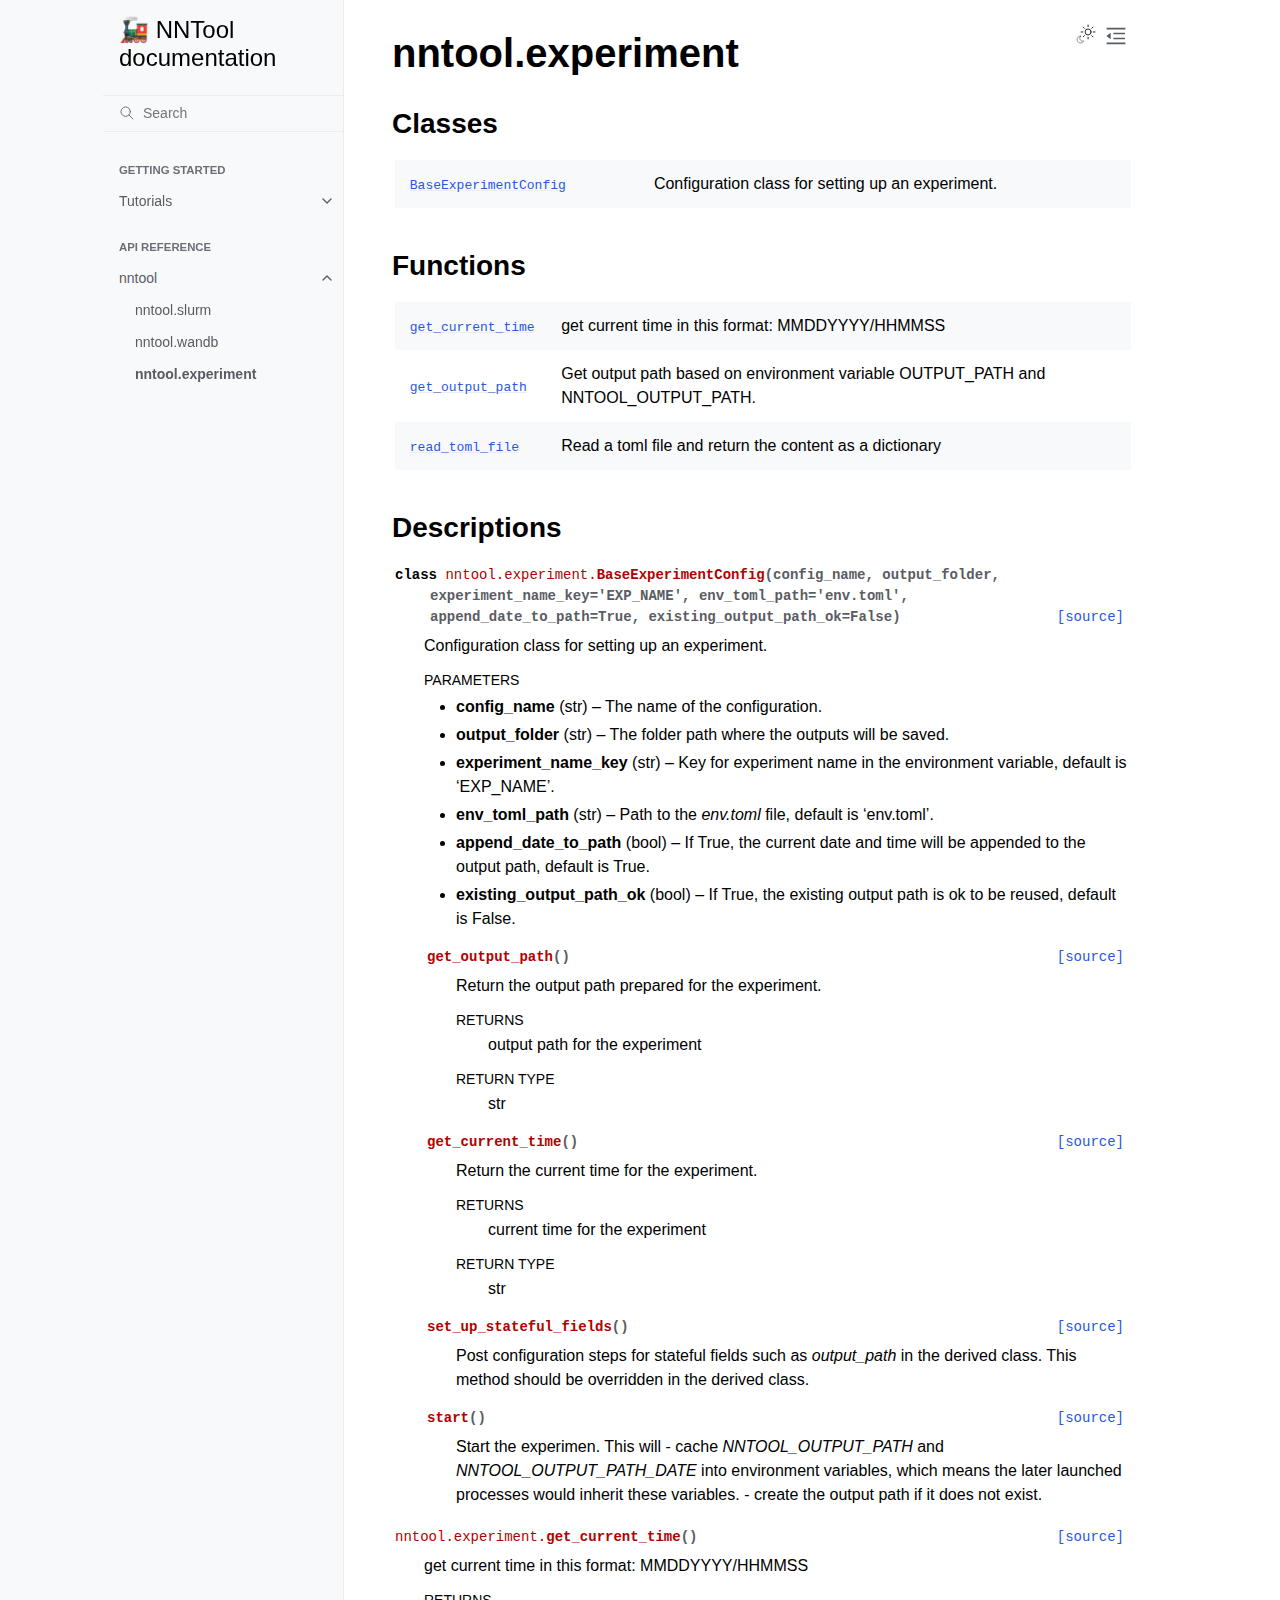
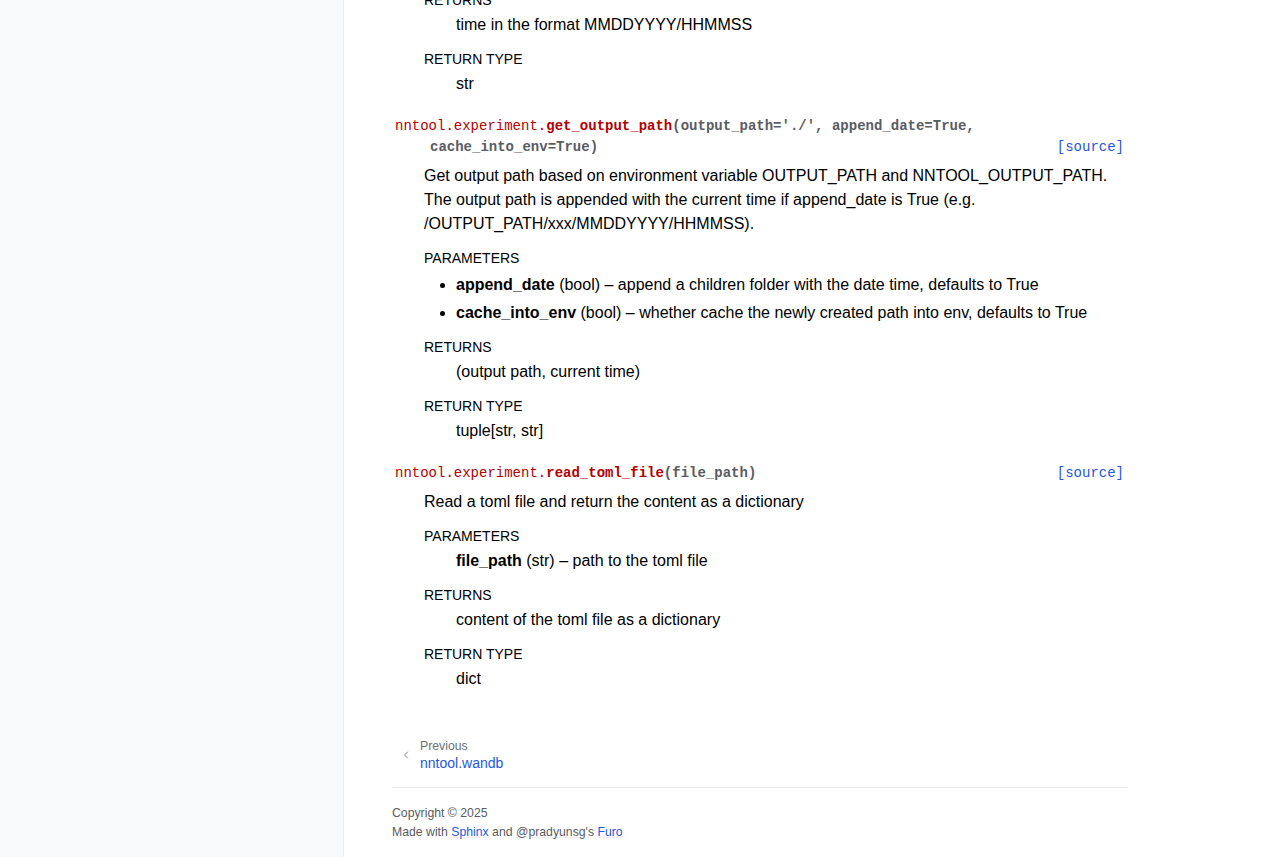
<file: api/nntool.experiment.html>
<!doctype html>
<html class="no-js" lang="en" data-content_root="../">
  <head><meta charset="utf-8">
    <meta name="viewport" content="width=device-width,initial-scale=1">
    <meta name="color-scheme" content="light dark"><meta name="viewport" content="width=device-width, initial-scale=1" />
<link rel="index" title="Index" href="../genindex.html"><link rel="search" title="Search" href="../search.html"><link rel="prev" title="nntool.wandb" href="nntool.wandb.html">

    <!-- Generated with Sphinx 7.4.7 and Furo 2025.09.25 -->
        <title>nntool.experiment - 🚂 NNTool documentation</title>
      <link rel="stylesheet" type="text/css" href="../_static/pygments.css?v=d111a655" />
    <link rel="stylesheet" type="text/css" href="../_static/styles/furo.css?v=580074bf" />
    <link rel="stylesheet" type="text/css" href="../_static/copybutton.css?v=76b2166b" />
    <link rel="stylesheet" type="text/css" href="../_static/styles/furo-extensions.css?v=8dab3a3b" />
    <link rel="stylesheet" type="text/css" href="../_static/custom.css?v=9b45d3da" />
    
    


<style>
  body {
    --color-code-background: #f2f2f2;
  --color-code-foreground: #1e1e1e;
  
  }
  @media not print {
    body[data-theme="dark"] {
      --color-code-background: #202020;
  --color-code-foreground: #d0d0d0;
  
    }
    @media (prefers-color-scheme: dark) {
      body:not([data-theme="light"]) {
        --color-code-background: #202020;
  --color-code-foreground: #d0d0d0;
  
      }
    }
  }
</style></head>
  <body>
    
    <script>
      document.body.dataset.theme = localStorage.getItem("theme") || "auto";
    </script>
    

<svg xmlns="http://www.w3.org/2000/svg" style="display: none;">
  <symbol id="svg-toc" viewBox="0 0 24 24">
    <title>Contents</title>
    <svg stroke="currentColor" fill="currentColor" stroke-width="0" viewBox="0 0 1024 1024">
      <path d="M408 442h480c4.4 0 8-3.6 8-8v-56c0-4.4-3.6-8-8-8H408c-4.4 0-8 3.6-8 8v56c0 4.4 3.6 8 8 8zm-8 204c0 4.4 3.6 8 8 8h480c4.4 0 8-3.6 8-8v-56c0-4.4-3.6-8-8-8H408c-4.4 0-8 3.6-8 8v56zm504-486H120c-4.4 0-8 3.6-8 8v56c0 4.4 3.6 8 8 8h784c4.4 0 8-3.6 8-8v-56c0-4.4-3.6-8-8-8zm0 632H120c-4.4 0-8 3.6-8 8v56c0 4.4 3.6 8 8 8h784c4.4 0 8-3.6 8-8v-56c0-4.4-3.6-8-8-8zM115.4 518.9L271.7 642c5.8 4.6 14.4.5 14.4-6.9V388.9c0-7.4-8.5-11.5-14.4-6.9L115.4 505.1a8.74 8.74 0 0 0 0 13.8z"/>
    </svg>
  </symbol>
  <symbol id="svg-menu" viewBox="0 0 24 24">
    <title>Menu</title>
    <svg xmlns="http://www.w3.org/2000/svg" viewBox="0 0 24 24" fill="none" stroke="currentColor"
      stroke-width="2" stroke-linecap="round" stroke-linejoin="round" class="feather-menu">
      <line x1="3" y1="12" x2="21" y2="12"></line>
      <line x1="3" y1="6" x2="21" y2="6"></line>
      <line x1="3" y1="18" x2="21" y2="18"></line>
    </svg>
  </symbol>
  <symbol id="svg-arrow-right" viewBox="0 0 24 24">
    <title>Expand</title>
    <svg xmlns="http://www.w3.org/2000/svg" viewBox="0 0 24 24" fill="none" stroke="currentColor"
      stroke-width="2" stroke-linecap="round" stroke-linejoin="round" class="feather-chevron-right">
      <polyline points="9 18 15 12 9 6"></polyline>
    </svg>
  </symbol>
  <symbol id="svg-sun" viewBox="0 0 24 24">
    <title>Light mode</title>
    <svg xmlns="http://www.w3.org/2000/svg" viewBox="0 0 24 24" fill="none" stroke="currentColor"
      stroke-width="1" stroke-linecap="round" stroke-linejoin="round" class="feather-sun">
      <circle cx="12" cy="12" r="5"></circle>
      <line x1="12" y1="1" x2="12" y2="3"></line>
      <line x1="12" y1="21" x2="12" y2="23"></line>
      <line x1="4.22" y1="4.22" x2="5.64" y2="5.64"></line>
      <line x1="18.36" y1="18.36" x2="19.78" y2="19.78"></line>
      <line x1="1" y1="12" x2="3" y2="12"></line>
      <line x1="21" y1="12" x2="23" y2="12"></line>
      <line x1="4.22" y1="19.78" x2="5.64" y2="18.36"></line>
      <line x1="18.36" y1="5.64" x2="19.78" y2="4.22"></line>
    </svg>
  </symbol>
  <symbol id="svg-moon" viewBox="0 0 24 24">
    <title>Dark mode</title>
    <svg xmlns="http://www.w3.org/2000/svg" viewBox="0 0 24 24" fill="none" stroke="currentColor"
      stroke-width="1" stroke-linecap="round" stroke-linejoin="round" class="icon-tabler-moon">
      <path stroke="none" d="M0 0h24v24H0z" fill="none" />
      <path d="M12 3c.132 0 .263 0 .393 0a7.5 7.5 0 0 0 7.92 12.446a9 9 0 1 1 -8.313 -12.454z" />
    </svg>
  </symbol>
  <symbol id="svg-sun-with-moon" viewBox="0 0 24 24">
    <title>Auto light/dark, in light mode</title>
    <svg xmlns="http://www.w3.org/2000/svg" viewBox="0 0 24 24" fill="none" stroke="currentColor"
      stroke-width="1" stroke-linecap="round" stroke-linejoin="round"
      class="icon-custom-derived-from-feather-sun-and-tabler-moon">
      <path style="opacity: 50%" d="M 5.411 14.504 C 5.471 14.504 5.532 14.504 5.591 14.504 C 3.639 16.319 4.383 19.569 6.931 20.352 C 7.693 20.586 8.512 20.551 9.25 20.252 C 8.023 23.207 4.056 23.725 2.11 21.184 C 0.166 18.642 1.702 14.949 4.874 14.536 C 5.051 14.512 5.231 14.5 5.411 14.5 L 5.411 14.504 Z"/>
      <line x1="14.5" y1="3.25" x2="14.5" y2="1.25"/>
      <line x1="14.5" y1="15.85" x2="14.5" y2="17.85"/>
      <line x1="10.044" y1="5.094" x2="8.63" y2="3.68"/>
      <line x1="19" y1="14.05" x2="20.414" y2="15.464"/>
      <line x1="8.2" y1="9.55" x2="6.2" y2="9.55"/>
      <line x1="20.8" y1="9.55" x2="22.8" y2="9.55"/>
      <line x1="10.044" y1="14.006" x2="8.63" y2="15.42"/>
      <line x1="19" y1="5.05" x2="20.414" y2="3.636"/>
      <circle cx="14.5" cy="9.55" r="3.6"/>
    </svg>
  </symbol>
  <symbol id="svg-moon-with-sun" viewBox="0 0 24 24">
    <title>Auto light/dark, in dark mode</title>
    <svg xmlns="http://www.w3.org/2000/svg" viewBox="0 0 24 24" fill="none" stroke="currentColor"
      stroke-width="1" stroke-linecap="round" stroke-linejoin="round"
      class="icon-custom-derived-from-feather-sun-and-tabler-moon">
      <path d="M 8.282 7.007 C 8.385 7.007 8.494 7.007 8.595 7.007 C 5.18 10.184 6.481 15.869 10.942 17.24 C 12.275 17.648 13.706 17.589 15 17.066 C 12.851 22.236 5.91 23.143 2.505 18.696 C -0.897 14.249 1.791 7.786 7.342 7.063 C 7.652 7.021 7.965 7 8.282 7 L 8.282 7.007 Z"/>
      <line style="opacity: 50%" x1="18" y1="3.705" x2="18" y2="2.5"/>
      <line style="opacity: 50%" x1="18" y1="11.295" x2="18" y2="12.5"/>
      <line style="opacity: 50%" x1="15.316" y1="4.816" x2="14.464" y2="3.964"/>
      <line style="opacity: 50%" x1="20.711" y1="10.212" x2="21.563" y2="11.063"/>
      <line style="opacity: 50%" x1="14.205" y1="7.5" x2="13.001" y2="7.5"/>
      <line style="opacity: 50%" x1="21.795" y1="7.5" x2="23" y2="7.5"/>
      <line style="opacity: 50%" x1="15.316" y1="10.184" x2="14.464" y2="11.036"/>
      <line style="opacity: 50%" x1="20.711" y1="4.789" x2="21.563" y2="3.937"/>
      <circle style="opacity: 50%" cx="18" cy="7.5" r="2.169"/>
    </svg>
  </symbol>
  <symbol id="svg-pencil" viewBox="0 0 24 24">
    <svg xmlns="http://www.w3.org/2000/svg" viewBox="0 0 24 24" fill="none" stroke="currentColor"
      stroke-width="1" stroke-linecap="round" stroke-linejoin="round" class="icon-tabler-pencil-code">
      <path d="M4 20h4l10.5 -10.5a2.828 2.828 0 1 0 -4 -4l-10.5 10.5v4" />
      <path d="M13.5 6.5l4 4" />
      <path d="M20 21l2 -2l-2 -2" />
      <path d="M17 17l-2 2l2 2" />
    </svg>
  </symbol>
  <symbol id="svg-eye" viewBox="0 0 24 24">
    <svg xmlns="http://www.w3.org/2000/svg" viewBox="0 0 24 24" fill="none" stroke="currentColor"
      stroke-width="1" stroke-linecap="round" stroke-linejoin="round" class="icon-tabler-eye-code">
      <path stroke="none" d="M0 0h24v24H0z" fill="none" />
      <path d="M10 12a2 2 0 1 0 4 0a2 2 0 0 0 -4 0" />
      <path
        d="M11.11 17.958c-3.209 -.307 -5.91 -2.293 -8.11 -5.958c2.4 -4 5.4 -6 9 -6c3.6 0 6.6 2 9 6c-.21 .352 -.427 .688 -.647 1.008" />
      <path d="M20 21l2 -2l-2 -2" />
      <path d="M17 17l-2 2l2 2" />
    </svg>
  </symbol>
</svg>

<input type="checkbox" class="sidebar-toggle" name="__navigation" id="__navigation" aria-label="Toggle site navigation sidebar">
<input type="checkbox" class="sidebar-toggle" name="__toc" id="__toc" aria-label="Toggle table of contents sidebar">
<label class="overlay sidebar-overlay" for="__navigation"></label>
<label class="overlay toc-overlay" for="__toc"></label>

<a class="skip-to-content muted-link" href="#furo-main-content">Skip to content</a>



<div class="page">
  <header class="mobile-header">
    <div class="header-left">
      <label class="nav-overlay-icon" for="__navigation">
        <span class="icon"><svg><use href="#svg-menu"></use></svg></span>
      </label>
    </div>
    <div class="header-center">
      <a href="../index.html"><div class="brand">🚂 NNTool  documentation</div></a>
    </div>
    <div class="header-right">
      <div class="theme-toggle-container theme-toggle-header">
        <button class="theme-toggle" aria-label="Toggle Light / Dark / Auto color theme">
          <svg class="theme-icon-when-auto-light"><use href="#svg-sun-with-moon"></use></svg>
          <svg class="theme-icon-when-auto-dark"><use href="#svg-moon-with-sun"></use></svg>
          <svg class="theme-icon-when-dark"><use href="#svg-moon"></use></svg>
          <svg class="theme-icon-when-light"><use href="#svg-sun"></use></svg>
        </button>
      </div>
      <label class="toc-overlay-icon toc-header-icon" for="__toc">
        <span class="icon"><svg><use href="#svg-toc"></use></svg></span>
      </label>
    </div>
  </header>
  <aside class="sidebar-drawer">
    <div class="sidebar-container">
      
      <div class="sidebar-sticky"><a class="sidebar-brand" href="../index.html">
  
  <span class="sidebar-brand-text">🚂 NNTool  documentation</span>
  
</a><form class="sidebar-search-container" method="get" action="../search.html" role="search">
  <input class="sidebar-search" placeholder="Search" name="q" aria-label="Search">
  <input type="hidden" name="check_keywords" value="yes">
  <input type="hidden" name="area" value="default">
</form>
<div id="searchbox"></div><div class="sidebar-scroll"><div class="sidebar-tree">
  <p class="caption" role="heading"><span class="caption-text">Getting started</span></p>
<ul>
<li class="toctree-l1 has-children"><a class="reference internal" href="../tutorials.html">Tutorials</a><input aria-label="Toggle navigation of Tutorials" class="toctree-checkbox" id="toctree-checkbox-1" name="toctree-checkbox-1" role="switch" type="checkbox"/><label for="toctree-checkbox-1"><span class="icon"><svg><use href="#svg-arrow-right"></use></svg></span></label><ul>
<li class="toctree-l2"><a class="reference internal" href="../tutorials/sequential_jobs.html">Slurm Jobs with NNTool</a></li>
<li class="toctree-l2"><a class="reference internal" href="../tutorials/distributed_training.html">Distributed Training with PyTorch</a></li>
<li class="toctree-l2"><a class="reference internal" href="../tutorials/sharp_bits.html">‼️ The Sharp Bits of NNTool</a></li>
</ul>
</li>
</ul>
<p class="caption" role="heading"><span class="caption-text">API reference</span></p>
<ul class="current">
<li class="toctree-l1 current has-children"><a class="reference internal" href="../api.html">nntool</a><input aria-label="Toggle navigation of nntool" checked="" class="toctree-checkbox" id="toctree-checkbox-2" name="toctree-checkbox-2" role="switch" type="checkbox"/><label for="toctree-checkbox-2"><span class="icon"><svg><use href="#svg-arrow-right"></use></svg></span></label><ul class="current">
<li class="toctree-l2"><a class="reference internal" href="nntool.slurm.html">nntool.slurm</a></li>
<li class="toctree-l2"><a class="reference internal" href="nntool.wandb.html">nntool.wandb</a></li>
<li class="toctree-l2 current current-page"><a class="current reference internal" href="#">nntool.experiment</a></li>
</ul>
</li>
</ul>

</div>
</div>

      </div>
      
    </div>
  </aside>
  <div class="main">
    <div class="content">
      <div class="article-container">
        <a href="#" class="back-to-top muted-link">
          <svg xmlns="http://www.w3.org/2000/svg" viewBox="0 0 24 24">
            <path d="M13 20h-2V8l-5.5 5.5-1.42-1.42L12 4.16l7.92 7.92-1.42 1.42L13 8v12z"></path>
          </svg>
          <span>Back to top</span>
        </a>
        <div class="content-icon-container">
          
<div class="theme-toggle-container theme-toggle-content">
            <button class="theme-toggle" aria-label="Toggle Light / Dark / Auto color theme">
              <svg class="theme-icon-when-auto-light"><use href="#svg-sun-with-moon"></use></svg>
              <svg class="theme-icon-when-auto-dark"><use href="#svg-moon-with-sun"></use></svg>
              <svg class="theme-icon-when-dark"><use href="#svg-moon"></use></svg>
              <svg class="theme-icon-when-light"><use href="#svg-sun"></use></svg>
            </button>
          </div>
          <label class="toc-overlay-icon toc-content-icon" for="__toc">
            <span class="icon"><svg><use href="#svg-toc"></use></svg></span>
          </label>
        </div>
        <article role="main" id="furo-main-content">
          <section id="module-nntool.experiment">
<span id="nntool-experiment"></span><h1>nntool.experiment<a class="headerlink" href="#module-nntool.experiment" title="Link to this heading">¶</a></h1>
<section id="classes">
<h2>Classes<a class="headerlink" href="#classes" title="Link to this heading">¶</a></h2>
<div class="table-wrapper autosummary longtable docutils container">
<table class="autosummary longtable docutils align-default">
<tbody>
<tr class="row-odd"><td><p><a class="reference internal" href="#nntool.experiment.BaseExperimentConfig" title="nntool.experiment.BaseExperimentConfig"><code class="xref py py-obj docutils literal notranslate"><span class="pre">BaseExperimentConfig</span></code></a></p></td>
<td><p>Configuration class for setting up an experiment.</p></td>
</tr>
</tbody>
</table>
</div>
</section>
<section id="functions">
<h2>Functions<a class="headerlink" href="#functions" title="Link to this heading">¶</a></h2>
<div class="table-wrapper autosummary longtable docutils container">
<table class="autosummary longtable docutils align-default">
<tbody>
<tr class="row-odd"><td><p><a class="reference internal" href="#nntool.experiment.get_current_time" title="nntool.experiment.get_current_time"><code class="xref py py-obj docutils literal notranslate"><span class="pre">get_current_time</span></code></a></p></td>
<td><p>get current time in this format: MMDDYYYY/HHMMSS</p></td>
</tr>
<tr class="row-even"><td><p><a class="reference internal" href="#nntool.experiment.get_output_path" title="nntool.experiment.get_output_path"><code class="xref py py-obj docutils literal notranslate"><span class="pre">get_output_path</span></code></a></p></td>
<td><p>Get output path based on environment variable OUTPUT_PATH and NNTOOL_OUTPUT_PATH.</p></td>
</tr>
<tr class="row-odd"><td><p><a class="reference internal" href="#nntool.experiment.read_toml_file" title="nntool.experiment.read_toml_file"><code class="xref py py-obj docutils literal notranslate"><span class="pre">read_toml_file</span></code></a></p></td>
<td><p>Read a toml file and return the content as a dictionary</p></td>
</tr>
</tbody>
</table>
</div>
</section>
<section id="descriptions">
<h2>Descriptions<a class="headerlink" href="#descriptions" title="Link to this heading">¶</a></h2>
<dl class="py class">
<dt class="sig sig-object py" id="nntool.experiment.BaseExperimentConfig">
<em class="property"><span class="pre">class</span><span class="w"> </span></em><span class="sig-prename descclassname"><span class="pre">nntool.experiment.</span></span><span class="sig-name descname"><span class="pre">BaseExperimentConfig</span></span><span class="sig-paren">(</span><em class="sig-param"><span class="n"><span class="pre">config_name</span></span></em>, <em class="sig-param"><span class="n"><span class="pre">output_folder</span></span></em>, <em class="sig-param"><span class="n"><span class="pre">experiment_name_key</span></span><span class="o"><span class="pre">=</span></span><span class="default_value"><span class="pre">'EXP_NAME'</span></span></em>, <em class="sig-param"><span class="n"><span class="pre">env_toml_path</span></span><span class="o"><span class="pre">=</span></span><span class="default_value"><span class="pre">'env.toml'</span></span></em>, <em class="sig-param"><span class="n"><span class="pre">append_date_to_path</span></span><span class="o"><span class="pre">=</span></span><span class="default_value"><span class="pre">True</span></span></em>, <em class="sig-param"><span class="n"><span class="pre">existing_output_path_ok</span></span><span class="o"><span class="pre">=</span></span><span class="default_value"><span class="pre">False</span></span></em><span class="sig-paren">)</span><a class="reference external" href="https://github.com/jhliu17/nntool/blob/d509d9689f68fedbf988901abf42f314e0acd6b8/nntool/experiment/config.py#L9-L108"><span class="viewcode-link"><span class="pre">[source]</span></span></a><a class="headerlink" href="#nntool.experiment.BaseExperimentConfig" title="Link to this definition">¶</a></dt>
<dd><p>Configuration class for setting up an experiment.</p>
<dl class="field-list simple">
<dt class="field-odd">Parameters<span class="colon">:</span></dt>
<dd class="field-odd"><ul class="simple">
<li><p><strong>config_name</strong> (<em>str</em>) – The name of the configuration.</p></li>
<li><p><strong>output_folder</strong> (<em>str</em>) – The folder path where the outputs will be saved.</p></li>
<li><p><strong>experiment_name_key</strong> (<em>str</em>) – Key for experiment name in the environment variable, default is ‘EXP_NAME’.</p></li>
<li><p><strong>env_toml_path</strong> (<em>str</em>) – Path to the <cite>env.toml</cite> file, default is ‘env.toml’.</p></li>
<li><p><strong>append_date_to_path</strong> (<em>bool</em>) – If True, the current date and time will be appended to the output path, default is True.</p></li>
<li><p><strong>existing_output_path_ok</strong> (<em>bool</em>) – If True, the existing output path is ok to be reused, default is False.</p></li>
</ul>
</dd>
</dl>
<dl class="py method">
<dt class="sig sig-object py" id="nntool.experiment.BaseExperimentConfig.get_output_path">
<span class="sig-name descname"><span class="pre">get_output_path</span></span><span class="sig-paren">(</span><span class="sig-paren">)</span><a class="reference external" href="https://github.com/jhliu17/nntool/blob/d509d9689f68fedbf988901abf42f314e0acd6b8/nntool/experiment/config.py#L76-L81"><span class="viewcode-link"><span class="pre">[source]</span></span></a><a class="headerlink" href="#nntool.experiment.BaseExperimentConfig.get_output_path" title="Link to this definition">¶</a></dt>
<dd><p>Return the output path prepared for the experiment.</p>
<dl class="field-list simple">
<dt class="field-odd">Returns<span class="colon">:</span></dt>
<dd class="field-odd"><p>output path for the experiment</p>
</dd>
<dt class="field-even">Return type<span class="colon">:</span></dt>
<dd class="field-even"><p>str</p>
</dd>
</dl>
</dd></dl>

<dl class="py method">
<dt class="sig sig-object py" id="nntool.experiment.BaseExperimentConfig.get_current_time">
<span class="sig-name descname"><span class="pre">get_current_time</span></span><span class="sig-paren">(</span><span class="sig-paren">)</span><a class="reference external" href="https://github.com/jhliu17/nntool/blob/d509d9689f68fedbf988901abf42f314e0acd6b8/nntool/experiment/config.py#L83-L88"><span class="viewcode-link"><span class="pre">[source]</span></span></a><a class="headerlink" href="#nntool.experiment.BaseExperimentConfig.get_current_time" title="Link to this definition">¶</a></dt>
<dd><p>Return the current time for the experiment.</p>
<dl class="field-list simple">
<dt class="field-odd">Returns<span class="colon">:</span></dt>
<dd class="field-odd"><p>current time for the experiment</p>
</dd>
<dt class="field-even">Return type<span class="colon">:</span></dt>
<dd class="field-even"><p>str</p>
</dd>
</dl>
</dd></dl>

<dl class="py method">
<dt class="sig sig-object py" id="nntool.experiment.BaseExperimentConfig.set_up_stateful_fields">
<span class="sig-name descname"><span class="pre">set_up_stateful_fields</span></span><span class="sig-paren">(</span><span class="sig-paren">)</span><a class="reference external" href="https://github.com/jhliu17/nntool/blob/d509d9689f68fedbf988901abf42f314e0acd6b8/nntool/experiment/config.py#L90-L95"><span class="viewcode-link"><span class="pre">[source]</span></span></a><a class="headerlink" href="#nntool.experiment.BaseExperimentConfig.set_up_stateful_fields" title="Link to this definition">¶</a></dt>
<dd><p>Post configuration steps for stateful fields such as <cite>output_path</cite> in the derived class.
This method should be overridden in the derived class.</p>
</dd></dl>

<dl class="py method">
<dt class="sig sig-object py" id="nntool.experiment.BaseExperimentConfig.start">
<span class="sig-name descname"><span class="pre">start</span></span><span class="sig-paren">(</span><span class="sig-paren">)</span><a class="reference external" href="https://github.com/jhliu17/nntool/blob/d509d9689f68fedbf988901abf42f314e0acd6b8/nntool/experiment/config.py#L97-L108"><span class="viewcode-link"><span class="pre">[source]</span></span></a><a class="headerlink" href="#nntool.experiment.BaseExperimentConfig.start" title="Link to this definition">¶</a></dt>
<dd><p>Start the experimen. This will
- cache <cite>NNTOOL_OUTPUT_PATH</cite> and <cite>NNTOOL_OUTPUT_PATH_DATE</cite> into environment variables, which means the later launched processes would inherit these variables.
- create the output path if it does not exist.</p>
</dd></dl>

</dd></dl>

<dl class="py function">
<dt class="sig sig-object py" id="nntool.experiment.get_current_time">
<span class="sig-prename descclassname"><span class="pre">nntool.experiment.</span></span><span class="sig-name descname"><span class="pre">get_current_time</span></span><span class="sig-paren">(</span><span class="sig-paren">)</span><a class="reference external" href="https://github.com/jhliu17/nntool/blob/d509d9689f68fedbf988901abf42f314e0acd6b8/nntool/experiment/utils.py#L6-L17"><span class="viewcode-link"><span class="pre">[source]</span></span></a><a class="headerlink" href="#nntool.experiment.get_current_time" title="Link to this definition">¶</a></dt>
<dd><p>get current time in this format: MMDDYYYY/HHMMSS</p>
<dl class="field-list simple">
<dt class="field-odd">Returns<span class="colon">:</span></dt>
<dd class="field-odd"><p>time in the format MMDDYYYY/HHMMSS</p>
</dd>
<dt class="field-even">Return type<span class="colon">:</span></dt>
<dd class="field-even"><p>str</p>
</dd>
</dl>
</dd></dl>

<dl class="py function">
<dt class="sig sig-object py" id="nntool.experiment.get_output_path">
<span class="sig-prename descclassname"><span class="pre">nntool.experiment.</span></span><span class="sig-name descname"><span class="pre">get_output_path</span></span><span class="sig-paren">(</span><em class="sig-param"><span class="n"><span class="pre">output_path</span></span><span class="o"><span class="pre">=</span></span><span class="default_value"><span class="pre">'./'</span></span></em>, <em class="sig-param"><span class="n"><span class="pre">append_date</span></span><span class="o"><span class="pre">=</span></span><span class="default_value"><span class="pre">True</span></span></em>, <em class="sig-param"><span class="n"><span class="pre">cache_into_env</span></span><span class="o"><span class="pre">=</span></span><span class="default_value"><span class="pre">True</span></span></em><span class="sig-paren">)</span><a class="reference external" href="https://github.com/jhliu17/nntool/blob/d509d9689f68fedbf988901abf42f314e0acd6b8/nntool/experiment/utils.py#L32-L63"><span class="viewcode-link"><span class="pre">[source]</span></span></a><a class="headerlink" href="#nntool.experiment.get_output_path" title="Link to this definition">¶</a></dt>
<dd><p>Get output path based on environment variable OUTPUT_PATH and NNTOOL_OUTPUT_PATH.
The output path is appended with the current time if append_date is True (e.g. /OUTPUT_PATH/xxx/MMDDYYYY/HHMMSS).</p>
<dl class="field-list simple">
<dt class="field-odd">Parameters<span class="colon">:</span></dt>
<dd class="field-odd"><ul class="simple">
<li><p><strong>append_date</strong> (<em>bool</em>) – append a children folder with the date time, defaults to True</p></li>
<li><p><strong>cache_into_env</strong> (<em>bool</em>) – whether cache the newly created path into env, defaults to True</p></li>
</ul>
</dd>
<dt class="field-even">Returns<span class="colon">:</span></dt>
<dd class="field-even"><p>(output path, current time)</p>
</dd>
<dt class="field-odd">Return type<span class="colon">:</span></dt>
<dd class="field-odd"><p>tuple[str, str]</p>
</dd>
</dl>
</dd></dl>

<dl class="py function">
<dt class="sig sig-object py" id="nntool.experiment.read_toml_file">
<span class="sig-prename descclassname"><span class="pre">nntool.experiment.</span></span><span class="sig-name descname"><span class="pre">read_toml_file</span></span><span class="sig-paren">(</span><em class="sig-param"><span class="n"><span class="pre">file_path</span></span></em><span class="sig-paren">)</span><a class="reference external" href="https://github.com/jhliu17/nntool/blob/d509d9689f68fedbf988901abf42f314e0acd6b8/nntool/experiment/utils.py#L20-L29"><span class="viewcode-link"><span class="pre">[source]</span></span></a><a class="headerlink" href="#nntool.experiment.read_toml_file" title="Link to this definition">¶</a></dt>
<dd><p>Read a toml file and return the content as a dictionary</p>
<dl class="field-list simple">
<dt class="field-odd">Parameters<span class="colon">:</span></dt>
<dd class="field-odd"><p><strong>file_path</strong> (<em>str</em>) – path to the toml file</p>
</dd>
<dt class="field-even">Returns<span class="colon">:</span></dt>
<dd class="field-even"><p>content of the toml file as a dictionary</p>
</dd>
<dt class="field-odd">Return type<span class="colon">:</span></dt>
<dd class="field-odd"><p>dict</p>
</dd>
</dl>
</dd></dl>

</section>
</section>

        </article>
      </div>
      <footer>
        
        <div class="related-pages">
          
          <a class="prev-page" href="nntool.wandb.html">
              <svg class="furo-related-icon"><use href="#svg-arrow-right"></use></svg>
              <div class="page-info">
                <div class="context">
                  <span>Previous</span>
                </div>
                
                <div class="title">nntool.wandb</div>
                
              </div>
            </a>
        </div>
        <div class="bottom-of-page">
          <div class="left-details">
            <div class="copyright">
                Copyright &#169; 2025
            </div>
            Made with <a href="https://www.sphinx-doc.org/">Sphinx</a> and <a class="muted-link" href="https://pradyunsg.me">@pradyunsg</a>'s
            
            <a href="https://github.com/pradyunsg/furo">Furo</a>
            
          </div>
          <div class="right-details">
            
          </div>
        </div>
        
      </footer>
    </div>
    <aside class="toc-drawer">
      
      
      <div class="toc-sticky toc-scroll">
        <div class="toc-title-container">
          <span class="toc-title">
            On this page
          </span>
        </div>
        <div class="toc-tree-container">
          <div class="toc-tree">
            <ul>
<li><a class="reference internal" href="#">nntool.experiment</a><ul>
<li><a class="reference internal" href="#classes">Classes</a></li>
<li><a class="reference internal" href="#functions">Functions</a></li>
<li><a class="reference internal" href="#descriptions">Descriptions</a><ul>
<li><a class="reference internal" href="#nntool.experiment.BaseExperimentConfig"><code class="docutils literal notranslate"><span class="pre">BaseExperimentConfig</span></code></a><ul>
<li><a class="reference internal" href="#nntool.experiment.BaseExperimentConfig.get_output_path"><code class="docutils literal notranslate"><span class="pre">BaseExperimentConfig.get_output_path()</span></code></a></li>
<li><a class="reference internal" href="#nntool.experiment.BaseExperimentConfig.get_current_time"><code class="docutils literal notranslate"><span class="pre">BaseExperimentConfig.get_current_time()</span></code></a></li>
<li><a class="reference internal" href="#nntool.experiment.BaseExperimentConfig.set_up_stateful_fields"><code class="docutils literal notranslate"><span class="pre">BaseExperimentConfig.set_up_stateful_fields()</span></code></a></li>
<li><a class="reference internal" href="#nntool.experiment.BaseExperimentConfig.start"><code class="docutils literal notranslate"><span class="pre">BaseExperimentConfig.start()</span></code></a></li>
</ul>
</li>
<li><a class="reference internal" href="#nntool.experiment.get_current_time"><code class="docutils literal notranslate"><span class="pre">get_current_time()</span></code></a></li>
<li><a class="reference internal" href="#nntool.experiment.get_output_path"><code class="docutils literal notranslate"><span class="pre">get_output_path()</span></code></a></li>
<li><a class="reference internal" href="#nntool.experiment.read_toml_file"><code class="docutils literal notranslate"><span class="pre">read_toml_file()</span></code></a></li>
</ul>
</li>
</ul>
</li>
</ul>

          </div>
        </div>
      </div>
      
      
    </aside>
  </div>
</div><script src="../_static/documentation_options.js?v=9eb32ce0"></script>
    <script src="../_static/doctools.js?v=9a2dae69"></script>
    <script src="../_static/sphinx_highlight.js?v=dc90522c"></script>
    <script src="../_static/scripts/furo.js?v=46bd48cc"></script>
    <script src="../_static/clipboard.min.js?v=a7894cd8"></script>
    <script src="../_static/copybutton.js?v=f281be69"></script>
    </body>
</html>
</file>
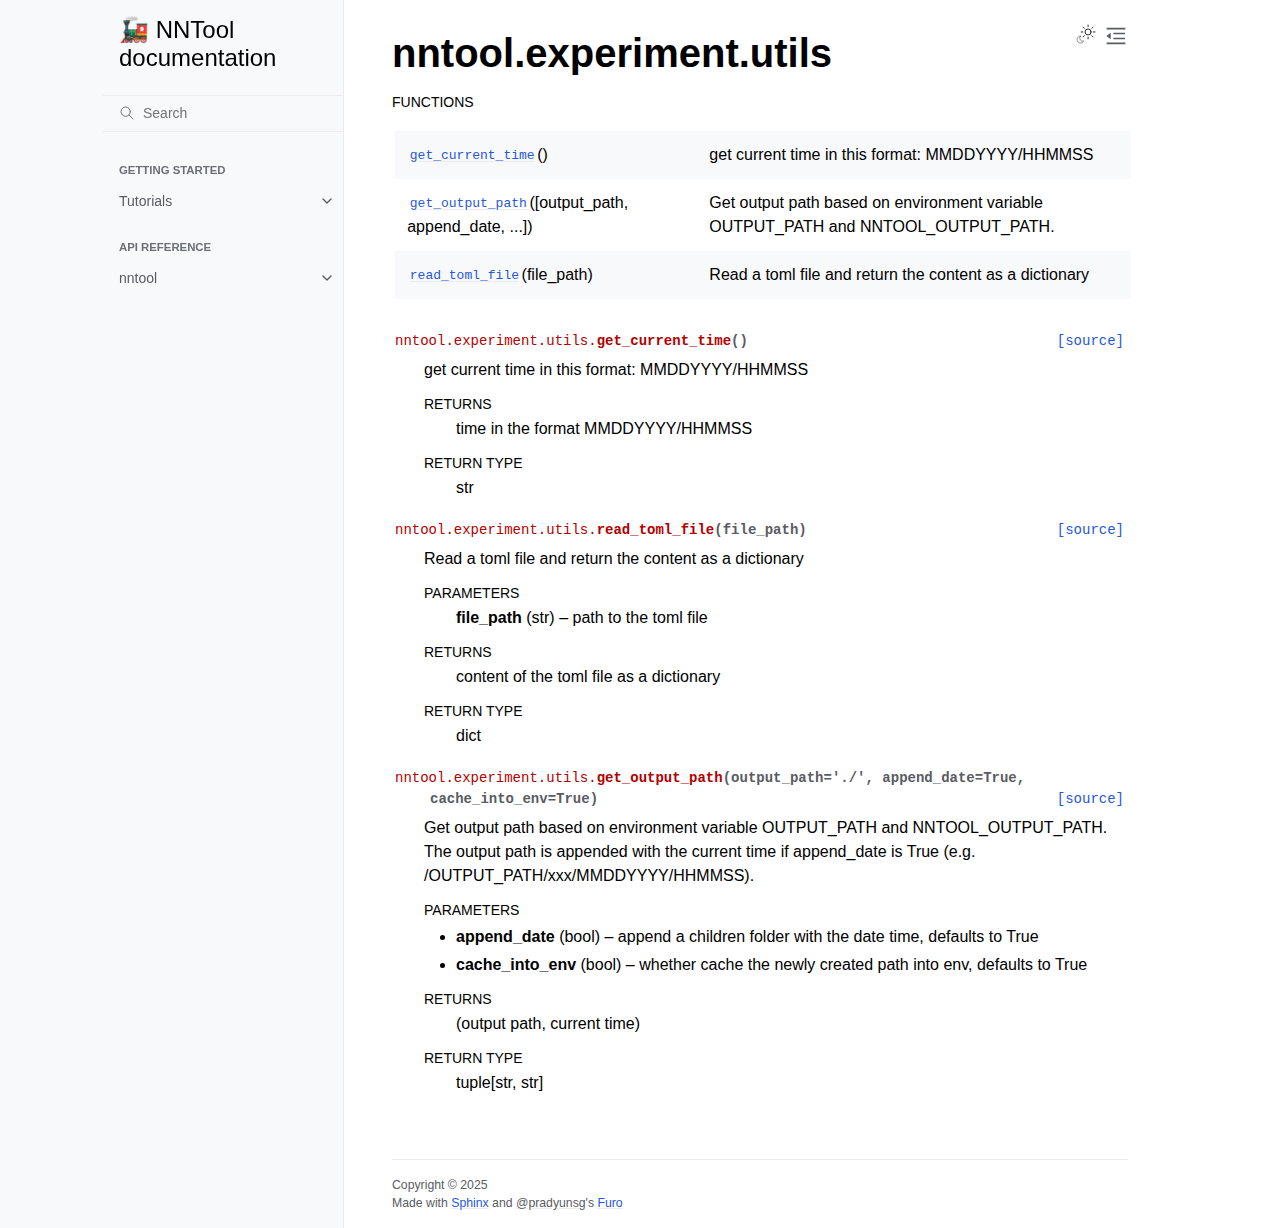
<file: api/nntool.experiment.utils.html>
<!doctype html>
<html class="no-js" lang="en" data-content_root="../">
  <head><meta charset="utf-8">
    <meta name="viewport" content="width=device-width,initial-scale=1">
    <meta name="color-scheme" content="light dark"><meta name="viewport" content="width=device-width, initial-scale=1" />
<link rel="index" title="Index" href="../genindex.html"><link rel="search" title="Search" href="../search.html">

    <!-- Generated with Sphinx 7.4.7 and Furo 2025.09.25 -->
        <title>nntool.experiment.utils - 🚂 NNTool documentation</title>
      <link rel="stylesheet" type="text/css" href="../_static/pygments.css?v=d111a655" />
    <link rel="stylesheet" type="text/css" href="../_static/styles/furo.css?v=580074bf" />
    <link rel="stylesheet" type="text/css" href="../_static/copybutton.css?v=76b2166b" />
    <link rel="stylesheet" type="text/css" href="../_static/styles/furo-extensions.css?v=8dab3a3b" />
    <link rel="stylesheet" type="text/css" href="../_static/custom.css?v=9b45d3da" />
    
    


<style>
  body {
    --color-code-background: #f2f2f2;
  --color-code-foreground: #1e1e1e;
  
  }
  @media not print {
    body[data-theme="dark"] {
      --color-code-background: #202020;
  --color-code-foreground: #d0d0d0;
  
    }
    @media (prefers-color-scheme: dark) {
      body:not([data-theme="light"]) {
        --color-code-background: #202020;
  --color-code-foreground: #d0d0d0;
  
      }
    }
  }
</style></head>
  <body>
    
    <script>
      document.body.dataset.theme = localStorage.getItem("theme") || "auto";
    </script>
    

<svg xmlns="http://www.w3.org/2000/svg" style="display: none;">
  <symbol id="svg-toc" viewBox="0 0 24 24">
    <title>Contents</title>
    <svg stroke="currentColor" fill="currentColor" stroke-width="0" viewBox="0 0 1024 1024">
      <path d="M408 442h480c4.4 0 8-3.6 8-8v-56c0-4.4-3.6-8-8-8H408c-4.4 0-8 3.6-8 8v56c0 4.4 3.6 8 8 8zm-8 204c0 4.4 3.6 8 8 8h480c4.4 0 8-3.6 8-8v-56c0-4.4-3.6-8-8-8H408c-4.4 0-8 3.6-8 8v56zm504-486H120c-4.4 0-8 3.6-8 8v56c0 4.4 3.6 8 8 8h784c4.4 0 8-3.6 8-8v-56c0-4.4-3.6-8-8-8zm0 632H120c-4.4 0-8 3.6-8 8v56c0 4.4 3.6 8 8 8h784c4.4 0 8-3.6 8-8v-56c0-4.4-3.6-8-8-8zM115.4 518.9L271.7 642c5.8 4.6 14.4.5 14.4-6.9V388.9c0-7.4-8.5-11.5-14.4-6.9L115.4 505.1a8.74 8.74 0 0 0 0 13.8z"/>
    </svg>
  </symbol>
  <symbol id="svg-menu" viewBox="0 0 24 24">
    <title>Menu</title>
    <svg xmlns="http://www.w3.org/2000/svg" viewBox="0 0 24 24" fill="none" stroke="currentColor"
      stroke-width="2" stroke-linecap="round" stroke-linejoin="round" class="feather-menu">
      <line x1="3" y1="12" x2="21" y2="12"></line>
      <line x1="3" y1="6" x2="21" y2="6"></line>
      <line x1="3" y1="18" x2="21" y2="18"></line>
    </svg>
  </symbol>
  <symbol id="svg-arrow-right" viewBox="0 0 24 24">
    <title>Expand</title>
    <svg xmlns="http://www.w3.org/2000/svg" viewBox="0 0 24 24" fill="none" stroke="currentColor"
      stroke-width="2" stroke-linecap="round" stroke-linejoin="round" class="feather-chevron-right">
      <polyline points="9 18 15 12 9 6"></polyline>
    </svg>
  </symbol>
  <symbol id="svg-sun" viewBox="0 0 24 24">
    <title>Light mode</title>
    <svg xmlns="http://www.w3.org/2000/svg" viewBox="0 0 24 24" fill="none" stroke="currentColor"
      stroke-width="1" stroke-linecap="round" stroke-linejoin="round" class="feather-sun">
      <circle cx="12" cy="12" r="5"></circle>
      <line x1="12" y1="1" x2="12" y2="3"></line>
      <line x1="12" y1="21" x2="12" y2="23"></line>
      <line x1="4.22" y1="4.22" x2="5.64" y2="5.64"></line>
      <line x1="18.36" y1="18.36" x2="19.78" y2="19.78"></line>
      <line x1="1" y1="12" x2="3" y2="12"></line>
      <line x1="21" y1="12" x2="23" y2="12"></line>
      <line x1="4.22" y1="19.78" x2="5.64" y2="18.36"></line>
      <line x1="18.36" y1="5.64" x2="19.78" y2="4.22"></line>
    </svg>
  </symbol>
  <symbol id="svg-moon" viewBox="0 0 24 24">
    <title>Dark mode</title>
    <svg xmlns="http://www.w3.org/2000/svg" viewBox="0 0 24 24" fill="none" stroke="currentColor"
      stroke-width="1" stroke-linecap="round" stroke-linejoin="round" class="icon-tabler-moon">
      <path stroke="none" d="M0 0h24v24H0z" fill="none" />
      <path d="M12 3c.132 0 .263 0 .393 0a7.5 7.5 0 0 0 7.92 12.446a9 9 0 1 1 -8.313 -12.454z" />
    </svg>
  </symbol>
  <symbol id="svg-sun-with-moon" viewBox="0 0 24 24">
    <title>Auto light/dark, in light mode</title>
    <svg xmlns="http://www.w3.org/2000/svg" viewBox="0 0 24 24" fill="none" stroke="currentColor"
      stroke-width="1" stroke-linecap="round" stroke-linejoin="round"
      class="icon-custom-derived-from-feather-sun-and-tabler-moon">
      <path style="opacity: 50%" d="M 5.411 14.504 C 5.471 14.504 5.532 14.504 5.591 14.504 C 3.639 16.319 4.383 19.569 6.931 20.352 C 7.693 20.586 8.512 20.551 9.25 20.252 C 8.023 23.207 4.056 23.725 2.11 21.184 C 0.166 18.642 1.702 14.949 4.874 14.536 C 5.051 14.512 5.231 14.5 5.411 14.5 L 5.411 14.504 Z"/>
      <line x1="14.5" y1="3.25" x2="14.5" y2="1.25"/>
      <line x1="14.5" y1="15.85" x2="14.5" y2="17.85"/>
      <line x1="10.044" y1="5.094" x2="8.63" y2="3.68"/>
      <line x1="19" y1="14.05" x2="20.414" y2="15.464"/>
      <line x1="8.2" y1="9.55" x2="6.2" y2="9.55"/>
      <line x1="20.8" y1="9.55" x2="22.8" y2="9.55"/>
      <line x1="10.044" y1="14.006" x2="8.63" y2="15.42"/>
      <line x1="19" y1="5.05" x2="20.414" y2="3.636"/>
      <circle cx="14.5" cy="9.55" r="3.6"/>
    </svg>
  </symbol>
  <symbol id="svg-moon-with-sun" viewBox="0 0 24 24">
    <title>Auto light/dark, in dark mode</title>
    <svg xmlns="http://www.w3.org/2000/svg" viewBox="0 0 24 24" fill="none" stroke="currentColor"
      stroke-width="1" stroke-linecap="round" stroke-linejoin="round"
      class="icon-custom-derived-from-feather-sun-and-tabler-moon">
      <path d="M 8.282 7.007 C 8.385 7.007 8.494 7.007 8.595 7.007 C 5.18 10.184 6.481 15.869 10.942 17.24 C 12.275 17.648 13.706 17.589 15 17.066 C 12.851 22.236 5.91 23.143 2.505 18.696 C -0.897 14.249 1.791 7.786 7.342 7.063 C 7.652 7.021 7.965 7 8.282 7 L 8.282 7.007 Z"/>
      <line style="opacity: 50%" x1="18" y1="3.705" x2="18" y2="2.5"/>
      <line style="opacity: 50%" x1="18" y1="11.295" x2="18" y2="12.5"/>
      <line style="opacity: 50%" x1="15.316" y1="4.816" x2="14.464" y2="3.964"/>
      <line style="opacity: 50%" x1="20.711" y1="10.212" x2="21.563" y2="11.063"/>
      <line style="opacity: 50%" x1="14.205" y1="7.5" x2="13.001" y2="7.5"/>
      <line style="opacity: 50%" x1="21.795" y1="7.5" x2="23" y2="7.5"/>
      <line style="opacity: 50%" x1="15.316" y1="10.184" x2="14.464" y2="11.036"/>
      <line style="opacity: 50%" x1="20.711" y1="4.789" x2="21.563" y2="3.937"/>
      <circle style="opacity: 50%" cx="18" cy="7.5" r="2.169"/>
    </svg>
  </symbol>
  <symbol id="svg-pencil" viewBox="0 0 24 24">
    <svg xmlns="http://www.w3.org/2000/svg" viewBox="0 0 24 24" fill="none" stroke="currentColor"
      stroke-width="1" stroke-linecap="round" stroke-linejoin="round" class="icon-tabler-pencil-code">
      <path d="M4 20h4l10.5 -10.5a2.828 2.828 0 1 0 -4 -4l-10.5 10.5v4" />
      <path d="M13.5 6.5l4 4" />
      <path d="M20 21l2 -2l-2 -2" />
      <path d="M17 17l-2 2l2 2" />
    </svg>
  </symbol>
  <symbol id="svg-eye" viewBox="0 0 24 24">
    <svg xmlns="http://www.w3.org/2000/svg" viewBox="0 0 24 24" fill="none" stroke="currentColor"
      stroke-width="1" stroke-linecap="round" stroke-linejoin="round" class="icon-tabler-eye-code">
      <path stroke="none" d="M0 0h24v24H0z" fill="none" />
      <path d="M10 12a2 2 0 1 0 4 0a2 2 0 0 0 -4 0" />
      <path
        d="M11.11 17.958c-3.209 -.307 -5.91 -2.293 -8.11 -5.958c2.4 -4 5.4 -6 9 -6c3.6 0 6.6 2 9 6c-.21 .352 -.427 .688 -.647 1.008" />
      <path d="M20 21l2 -2l-2 -2" />
      <path d="M17 17l-2 2l2 2" />
    </svg>
  </symbol>
</svg>

<input type="checkbox" class="sidebar-toggle" name="__navigation" id="__navigation" aria-label="Toggle site navigation sidebar">
<input type="checkbox" class="sidebar-toggle" name="__toc" id="__toc" aria-label="Toggle table of contents sidebar">
<label class="overlay sidebar-overlay" for="__navigation"></label>
<label class="overlay toc-overlay" for="__toc"></label>

<a class="skip-to-content muted-link" href="#furo-main-content">Skip to content</a>



<div class="page">
  <header class="mobile-header">
    <div class="header-left">
      <label class="nav-overlay-icon" for="__navigation">
        <span class="icon"><svg><use href="#svg-menu"></use></svg></span>
      </label>
    </div>
    <div class="header-center">
      <a href="../index.html"><div class="brand">🚂 NNTool  documentation</div></a>
    </div>
    <div class="header-right">
      <div class="theme-toggle-container theme-toggle-header">
        <button class="theme-toggle" aria-label="Toggle Light / Dark / Auto color theme">
          <svg class="theme-icon-when-auto-light"><use href="#svg-sun-with-moon"></use></svg>
          <svg class="theme-icon-when-auto-dark"><use href="#svg-moon-with-sun"></use></svg>
          <svg class="theme-icon-when-dark"><use href="#svg-moon"></use></svg>
          <svg class="theme-icon-when-light"><use href="#svg-sun"></use></svg>
        </button>
      </div>
      <label class="toc-overlay-icon toc-header-icon" for="__toc">
        <span class="icon"><svg><use href="#svg-toc"></use></svg></span>
      </label>
    </div>
  </header>
  <aside class="sidebar-drawer">
    <div class="sidebar-container">
      
      <div class="sidebar-sticky"><a class="sidebar-brand" href="../index.html">
  
  <span class="sidebar-brand-text">🚂 NNTool  documentation</span>
  
</a><form class="sidebar-search-container" method="get" action="../search.html" role="search">
  <input class="sidebar-search" placeholder="Search" name="q" aria-label="Search">
  <input type="hidden" name="check_keywords" value="yes">
  <input type="hidden" name="area" value="default">
</form>
<div id="searchbox"></div><div class="sidebar-scroll"><div class="sidebar-tree">
  <p class="caption" role="heading"><span class="caption-text">Getting started</span></p>
<ul>
<li class="toctree-l1 has-children"><a class="reference internal" href="../tutorials.html">Tutorials</a><input aria-label="Toggle navigation of Tutorials" class="toctree-checkbox" id="toctree-checkbox-1" name="toctree-checkbox-1" role="switch" type="checkbox"/><label for="toctree-checkbox-1"><span class="icon"><svg><use href="#svg-arrow-right"></use></svg></span></label><ul>
<li class="toctree-l2"><a class="reference internal" href="../tutorials/sequential_jobs.html">Slurm Jobs with NNTool</a></li>
<li class="toctree-l2"><a class="reference internal" href="../tutorials/distributed_training.html">Distributed Training with PyTorch</a></li>
<li class="toctree-l2"><a class="reference internal" href="../tutorials/sharp_bits.html">‼️ The Sharp Bits of NNTool</a></li>
</ul>
</li>
</ul>
<p class="caption" role="heading"><span class="caption-text">API reference</span></p>
<ul>
<li class="toctree-l1 has-children"><a class="reference internal" href="../api.html">nntool</a><input aria-label="Toggle navigation of nntool" class="toctree-checkbox" id="toctree-checkbox-2" name="toctree-checkbox-2" role="switch" type="checkbox"/><label for="toctree-checkbox-2"><span class="icon"><svg><use href="#svg-arrow-right"></use></svg></span></label><ul>
<li class="toctree-l2"><a class="reference internal" href="nntool.slurm.html">nntool.slurm</a></li>
<li class="toctree-l2"><a class="reference internal" href="nntool.wandb.html">nntool.wandb</a></li>
<li class="toctree-l2"><a class="reference internal" href="nntool.experiment.html">nntool.experiment</a></li>
</ul>
</li>
</ul>

</div>
</div>

      </div>
      
    </div>
  </aside>
  <div class="main">
    <div class="content">
      <div class="article-container">
        <a href="#" class="back-to-top muted-link">
          <svg xmlns="http://www.w3.org/2000/svg" viewBox="0 0 24 24">
            <path d="M13 20h-2V8l-5.5 5.5-1.42-1.42L12 4.16l7.92 7.92-1.42 1.42L13 8v12z"></path>
          </svg>
          <span>Back to top</span>
        </a>
        <div class="content-icon-container">
          
<div class="theme-toggle-container theme-toggle-content">
            <button class="theme-toggle" aria-label="Toggle Light / Dark / Auto color theme">
              <svg class="theme-icon-when-auto-light"><use href="#svg-sun-with-moon"></use></svg>
              <svg class="theme-icon-when-auto-dark"><use href="#svg-moon-with-sun"></use></svg>
              <svg class="theme-icon-when-dark"><use href="#svg-moon"></use></svg>
              <svg class="theme-icon-when-light"><use href="#svg-sun"></use></svg>
            </button>
          </div>
          <label class="toc-overlay-icon toc-content-icon" for="__toc">
            <span class="icon"><svg><use href="#svg-toc"></use></svg></span>
          </label>
        </div>
        <article role="main" id="furo-main-content">
          <section id="module-nntool.experiment.utils">
<span id="nntool-experiment-utils"></span><h1>nntool.experiment.utils<a class="headerlink" href="#module-nntool.experiment.utils" title="Link to this heading">¶</a></h1>
<p class="rubric">Functions</p>
<div class="table-wrapper autosummary longtable docutils container">
<table class="autosummary longtable docutils align-default">
<tbody>
<tr class="row-odd"><td><p><a class="reference internal" href="#nntool.experiment.utils.get_current_time" title="nntool.experiment.utils.get_current_time"><code class="xref py py-obj docutils literal notranslate"><span class="pre">get_current_time</span></code></a>()</p></td>
<td><p>get current time in this format: MMDDYYYY/HHMMSS</p></td>
</tr>
<tr class="row-even"><td><p><a class="reference internal" href="#nntool.experiment.utils.get_output_path" title="nntool.experiment.utils.get_output_path"><code class="xref py py-obj docutils literal notranslate"><span class="pre">get_output_path</span></code></a>([output_path, append_date, ...])</p></td>
<td><p>Get output path based on environment variable OUTPUT_PATH and NNTOOL_OUTPUT_PATH.</p></td>
</tr>
<tr class="row-odd"><td><p><a class="reference internal" href="#nntool.experiment.utils.read_toml_file" title="nntool.experiment.utils.read_toml_file"><code class="xref py py-obj docutils literal notranslate"><span class="pre">read_toml_file</span></code></a>(file_path)</p></td>
<td><p>Read a toml file and return the content as a dictionary</p></td>
</tr>
</tbody>
</table>
</div>
<dl class="py function">
<dt class="sig sig-object py" id="nntool.experiment.utils.get_current_time">
<span class="sig-prename descclassname"><span class="pre">nntool.experiment.utils.</span></span><span class="sig-name descname"><span class="pre">get_current_time</span></span><span class="sig-paren">(</span><span class="sig-paren">)</span><a class="reference external" href="https://github.com/jhliu17/nntool/blob/d509d9689f68fedbf988901abf42f314e0acd6b8/nntool/experiment/utils.py#L6-L17"><span class="viewcode-link"><span class="pre">[source]</span></span></a><a class="headerlink" href="#nntool.experiment.utils.get_current_time" title="Link to this definition">¶</a></dt>
<dd><p>get current time in this format: MMDDYYYY/HHMMSS</p>
<dl class="field-list simple">
<dt class="field-odd">Returns<span class="colon">:</span></dt>
<dd class="field-odd"><p>time in the format MMDDYYYY/HHMMSS</p>
</dd>
<dt class="field-even">Return type<span class="colon">:</span></dt>
<dd class="field-even"><p>str</p>
</dd>
</dl>
</dd></dl>

<dl class="py function">
<dt class="sig sig-object py" id="nntool.experiment.utils.read_toml_file">
<span class="sig-prename descclassname"><span class="pre">nntool.experiment.utils.</span></span><span class="sig-name descname"><span class="pre">read_toml_file</span></span><span class="sig-paren">(</span><em class="sig-param"><span class="n"><span class="pre">file_path</span></span></em><span class="sig-paren">)</span><a class="reference external" href="https://github.com/jhliu17/nntool/blob/d509d9689f68fedbf988901abf42f314e0acd6b8/nntool/experiment/utils.py#L20-L29"><span class="viewcode-link"><span class="pre">[source]</span></span></a><a class="headerlink" href="#nntool.experiment.utils.read_toml_file" title="Link to this definition">¶</a></dt>
<dd><p>Read a toml file and return the content as a dictionary</p>
<dl class="field-list simple">
<dt class="field-odd">Parameters<span class="colon">:</span></dt>
<dd class="field-odd"><p><strong>file_path</strong> (<em>str</em>) – path to the toml file</p>
</dd>
<dt class="field-even">Returns<span class="colon">:</span></dt>
<dd class="field-even"><p>content of the toml file as a dictionary</p>
</dd>
<dt class="field-odd">Return type<span class="colon">:</span></dt>
<dd class="field-odd"><p>dict</p>
</dd>
</dl>
</dd></dl>

<dl class="py function">
<dt class="sig sig-object py" id="nntool.experiment.utils.get_output_path">
<span class="sig-prename descclassname"><span class="pre">nntool.experiment.utils.</span></span><span class="sig-name descname"><span class="pre">get_output_path</span></span><span class="sig-paren">(</span><em class="sig-param"><span class="n"><span class="pre">output_path</span></span><span class="o"><span class="pre">=</span></span><span class="default_value"><span class="pre">'./'</span></span></em>, <em class="sig-param"><span class="n"><span class="pre">append_date</span></span><span class="o"><span class="pre">=</span></span><span class="default_value"><span class="pre">True</span></span></em>, <em class="sig-param"><span class="n"><span class="pre">cache_into_env</span></span><span class="o"><span class="pre">=</span></span><span class="default_value"><span class="pre">True</span></span></em><span class="sig-paren">)</span><a class="reference external" href="https://github.com/jhliu17/nntool/blob/d509d9689f68fedbf988901abf42f314e0acd6b8/nntool/experiment/utils.py#L32-L63"><span class="viewcode-link"><span class="pre">[source]</span></span></a><a class="headerlink" href="#nntool.experiment.utils.get_output_path" title="Link to this definition">¶</a></dt>
<dd><p>Get output path based on environment variable OUTPUT_PATH and NNTOOL_OUTPUT_PATH.
The output path is appended with the current time if append_date is True (e.g. /OUTPUT_PATH/xxx/MMDDYYYY/HHMMSS).</p>
<dl class="field-list simple">
<dt class="field-odd">Parameters<span class="colon">:</span></dt>
<dd class="field-odd"><ul class="simple">
<li><p><strong>append_date</strong> (<em>bool</em>) – append a children folder with the date time, defaults to True</p></li>
<li><p><strong>cache_into_env</strong> (<em>bool</em>) – whether cache the newly created path into env, defaults to True</p></li>
</ul>
</dd>
<dt class="field-even">Returns<span class="colon">:</span></dt>
<dd class="field-even"><p>(output path, current time)</p>
</dd>
<dt class="field-odd">Return type<span class="colon">:</span></dt>
<dd class="field-odd"><p>tuple[str, str]</p>
</dd>
</dl>
</dd></dl>

</section>

        </article>
      </div>
      <footer>
        
        <div class="related-pages">
          
          
        </div>
        <div class="bottom-of-page">
          <div class="left-details">
            <div class="copyright">
                Copyright &#169; 2025
            </div>
            Made with <a href="https://www.sphinx-doc.org/">Sphinx</a> and <a class="muted-link" href="https://pradyunsg.me">@pradyunsg</a>'s
            
            <a href="https://github.com/pradyunsg/furo">Furo</a>
            
          </div>
          <div class="right-details">
            
          </div>
        </div>
        
      </footer>
    </div>
    <aside class="toc-drawer">
      
      
      <div class="toc-sticky toc-scroll">
        <div class="toc-title-container">
          <span class="toc-title">
            On this page
          </span>
        </div>
        <div class="toc-tree-container">
          <div class="toc-tree">
            <ul>
<li><a class="reference internal" href="#">nntool.experiment.utils</a><ul>
<li><a class="reference internal" href="#nntool.experiment.utils.get_current_time"><code class="docutils literal notranslate"><span class="pre">get_current_time()</span></code></a></li>
<li><a class="reference internal" href="#nntool.experiment.utils.read_toml_file"><code class="docutils literal notranslate"><span class="pre">read_toml_file()</span></code></a></li>
<li><a class="reference internal" href="#nntool.experiment.utils.get_output_path"><code class="docutils literal notranslate"><span class="pre">get_output_path()</span></code></a></li>
</ul>
</li>
</ul>

          </div>
        </div>
      </div>
      
      
    </aside>
  </div>
</div><script src="../_static/documentation_options.js?v=9eb32ce0"></script>
    <script src="../_static/doctools.js?v=9a2dae69"></script>
    <script src="../_static/sphinx_highlight.js?v=dc90522c"></script>
    <script src="../_static/scripts/furo.js?v=46bd48cc"></script>
    <script src="../_static/clipboard.min.js?v=a7894cd8"></script>
    <script src="../_static/copybutton.js?v=f281be69"></script>
    </body>
</html>
</file>
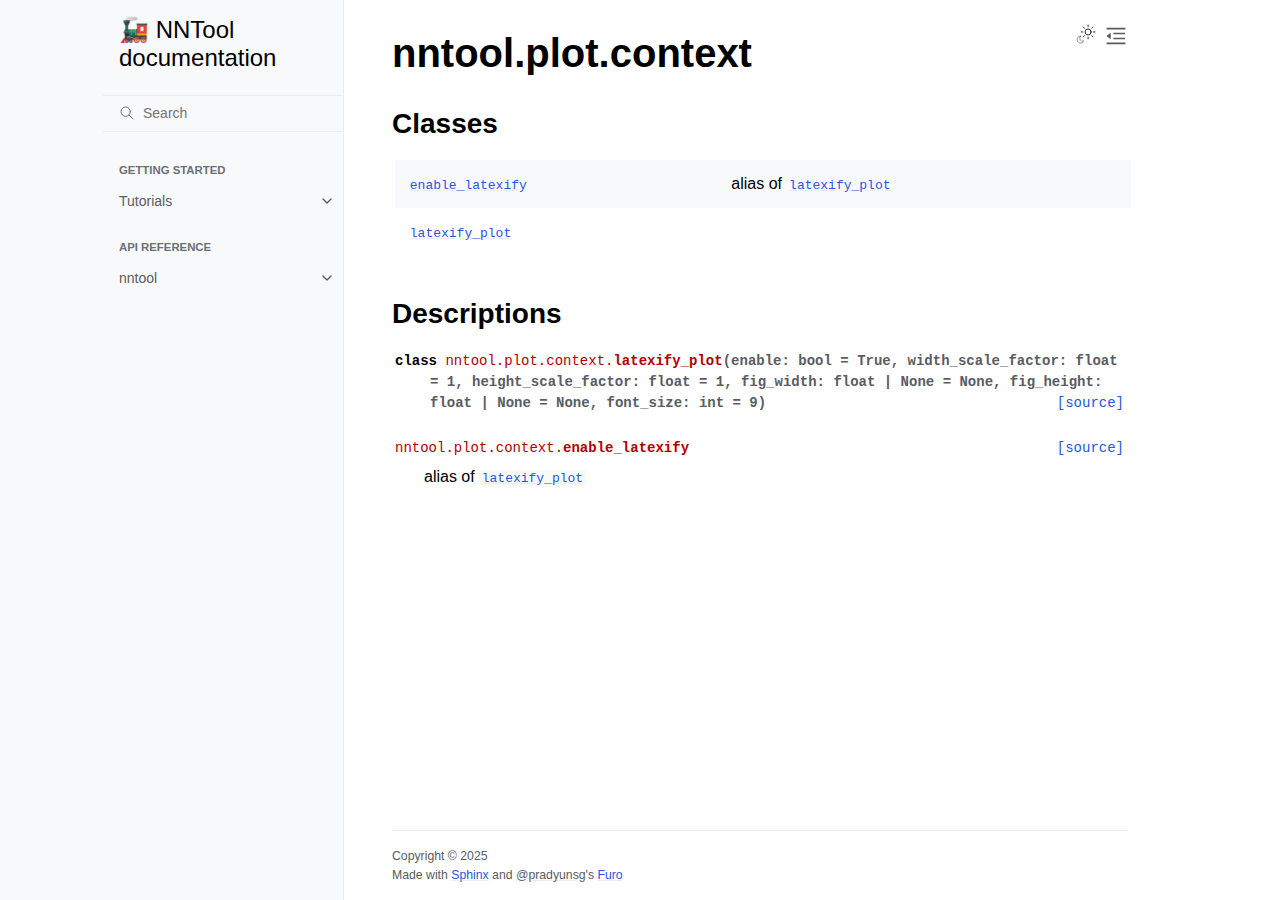
<file: api/nntool.plot.context.html>
<!doctype html>
<html class="no-js" lang="en" data-content_root="../">
  <head><meta charset="utf-8">
    <meta name="viewport" content="width=device-width,initial-scale=1">
    <meta name="color-scheme" content="light dark"><meta name="viewport" content="width=device-width, initial-scale=1" />
<link rel="index" title="Index" href="../genindex.html"><link rel="search" title="Search" href="../search.html">

    <!-- Generated with Sphinx 7.4.7 and Furo 2025.09.25 -->
        <title>nntool.plot.context - 🚂 NNTool documentation</title>
      <link rel="stylesheet" type="text/css" href="../_static/pygments.css?v=d111a655" />
    <link rel="stylesheet" type="text/css" href="../_static/styles/furo.css?v=580074bf" />
    <link rel="stylesheet" type="text/css" href="../_static/copybutton.css?v=76b2166b" />
    <link rel="stylesheet" type="text/css" href="../_static/styles/furo-extensions.css?v=8dab3a3b" />
    <link rel="stylesheet" type="text/css" href="../_static/custom.css?v=9b45d3da" />
    
    


<style>
  body {
    --color-code-background: #f2f2f2;
  --color-code-foreground: #1e1e1e;
  
  }
  @media not print {
    body[data-theme="dark"] {
      --color-code-background: #202020;
  --color-code-foreground: #d0d0d0;
  
    }
    @media (prefers-color-scheme: dark) {
      body:not([data-theme="light"]) {
        --color-code-background: #202020;
  --color-code-foreground: #d0d0d0;
  
      }
    }
  }
</style></head>
  <body>
    
    <script>
      document.body.dataset.theme = localStorage.getItem("theme") || "auto";
    </script>
    

<svg xmlns="http://www.w3.org/2000/svg" style="display: none;">
  <symbol id="svg-toc" viewBox="0 0 24 24">
    <title>Contents</title>
    <svg stroke="currentColor" fill="currentColor" stroke-width="0" viewBox="0 0 1024 1024">
      <path d="M408 442h480c4.4 0 8-3.6 8-8v-56c0-4.4-3.6-8-8-8H408c-4.4 0-8 3.6-8 8v56c0 4.4 3.6 8 8 8zm-8 204c0 4.4 3.6 8 8 8h480c4.4 0 8-3.6 8-8v-56c0-4.4-3.6-8-8-8H408c-4.4 0-8 3.6-8 8v56zm504-486H120c-4.4 0-8 3.6-8 8v56c0 4.4 3.6 8 8 8h784c4.4 0 8-3.6 8-8v-56c0-4.4-3.6-8-8-8zm0 632H120c-4.4 0-8 3.6-8 8v56c0 4.4 3.6 8 8 8h784c4.4 0 8-3.6 8-8v-56c0-4.4-3.6-8-8-8zM115.4 518.9L271.7 642c5.8 4.6 14.4.5 14.4-6.9V388.9c0-7.4-8.5-11.5-14.4-6.9L115.4 505.1a8.74 8.74 0 0 0 0 13.8z"/>
    </svg>
  </symbol>
  <symbol id="svg-menu" viewBox="0 0 24 24">
    <title>Menu</title>
    <svg xmlns="http://www.w3.org/2000/svg" viewBox="0 0 24 24" fill="none" stroke="currentColor"
      stroke-width="2" stroke-linecap="round" stroke-linejoin="round" class="feather-menu">
      <line x1="3" y1="12" x2="21" y2="12"></line>
      <line x1="3" y1="6" x2="21" y2="6"></line>
      <line x1="3" y1="18" x2="21" y2="18"></line>
    </svg>
  </symbol>
  <symbol id="svg-arrow-right" viewBox="0 0 24 24">
    <title>Expand</title>
    <svg xmlns="http://www.w3.org/2000/svg" viewBox="0 0 24 24" fill="none" stroke="currentColor"
      stroke-width="2" stroke-linecap="round" stroke-linejoin="round" class="feather-chevron-right">
      <polyline points="9 18 15 12 9 6"></polyline>
    </svg>
  </symbol>
  <symbol id="svg-sun" viewBox="0 0 24 24">
    <title>Light mode</title>
    <svg xmlns="http://www.w3.org/2000/svg" viewBox="0 0 24 24" fill="none" stroke="currentColor"
      stroke-width="1" stroke-linecap="round" stroke-linejoin="round" class="feather-sun">
      <circle cx="12" cy="12" r="5"></circle>
      <line x1="12" y1="1" x2="12" y2="3"></line>
      <line x1="12" y1="21" x2="12" y2="23"></line>
      <line x1="4.22" y1="4.22" x2="5.64" y2="5.64"></line>
      <line x1="18.36" y1="18.36" x2="19.78" y2="19.78"></line>
      <line x1="1" y1="12" x2="3" y2="12"></line>
      <line x1="21" y1="12" x2="23" y2="12"></line>
      <line x1="4.22" y1="19.78" x2="5.64" y2="18.36"></line>
      <line x1="18.36" y1="5.64" x2="19.78" y2="4.22"></line>
    </svg>
  </symbol>
  <symbol id="svg-moon" viewBox="0 0 24 24">
    <title>Dark mode</title>
    <svg xmlns="http://www.w3.org/2000/svg" viewBox="0 0 24 24" fill="none" stroke="currentColor"
      stroke-width="1" stroke-linecap="round" stroke-linejoin="round" class="icon-tabler-moon">
      <path stroke="none" d="M0 0h24v24H0z" fill="none" />
      <path d="M12 3c.132 0 .263 0 .393 0a7.5 7.5 0 0 0 7.92 12.446a9 9 0 1 1 -8.313 -12.454z" />
    </svg>
  </symbol>
  <symbol id="svg-sun-with-moon" viewBox="0 0 24 24">
    <title>Auto light/dark, in light mode</title>
    <svg xmlns="http://www.w3.org/2000/svg" viewBox="0 0 24 24" fill="none" stroke="currentColor"
      stroke-width="1" stroke-linecap="round" stroke-linejoin="round"
      class="icon-custom-derived-from-feather-sun-and-tabler-moon">
      <path style="opacity: 50%" d="M 5.411 14.504 C 5.471 14.504 5.532 14.504 5.591 14.504 C 3.639 16.319 4.383 19.569 6.931 20.352 C 7.693 20.586 8.512 20.551 9.25 20.252 C 8.023 23.207 4.056 23.725 2.11 21.184 C 0.166 18.642 1.702 14.949 4.874 14.536 C 5.051 14.512 5.231 14.5 5.411 14.5 L 5.411 14.504 Z"/>
      <line x1="14.5" y1="3.25" x2="14.5" y2="1.25"/>
      <line x1="14.5" y1="15.85" x2="14.5" y2="17.85"/>
      <line x1="10.044" y1="5.094" x2="8.63" y2="3.68"/>
      <line x1="19" y1="14.05" x2="20.414" y2="15.464"/>
      <line x1="8.2" y1="9.55" x2="6.2" y2="9.55"/>
      <line x1="20.8" y1="9.55" x2="22.8" y2="9.55"/>
      <line x1="10.044" y1="14.006" x2="8.63" y2="15.42"/>
      <line x1="19" y1="5.05" x2="20.414" y2="3.636"/>
      <circle cx="14.5" cy="9.55" r="3.6"/>
    </svg>
  </symbol>
  <symbol id="svg-moon-with-sun" viewBox="0 0 24 24">
    <title>Auto light/dark, in dark mode</title>
    <svg xmlns="http://www.w3.org/2000/svg" viewBox="0 0 24 24" fill="none" stroke="currentColor"
      stroke-width="1" stroke-linecap="round" stroke-linejoin="round"
      class="icon-custom-derived-from-feather-sun-and-tabler-moon">
      <path d="M 8.282 7.007 C 8.385 7.007 8.494 7.007 8.595 7.007 C 5.18 10.184 6.481 15.869 10.942 17.24 C 12.275 17.648 13.706 17.589 15 17.066 C 12.851 22.236 5.91 23.143 2.505 18.696 C -0.897 14.249 1.791 7.786 7.342 7.063 C 7.652 7.021 7.965 7 8.282 7 L 8.282 7.007 Z"/>
      <line style="opacity: 50%" x1="18" y1="3.705" x2="18" y2="2.5"/>
      <line style="opacity: 50%" x1="18" y1="11.295" x2="18" y2="12.5"/>
      <line style="opacity: 50%" x1="15.316" y1="4.816" x2="14.464" y2="3.964"/>
      <line style="opacity: 50%" x1="20.711" y1="10.212" x2="21.563" y2="11.063"/>
      <line style="opacity: 50%" x1="14.205" y1="7.5" x2="13.001" y2="7.5"/>
      <line style="opacity: 50%" x1="21.795" y1="7.5" x2="23" y2="7.5"/>
      <line style="opacity: 50%" x1="15.316" y1="10.184" x2="14.464" y2="11.036"/>
      <line style="opacity: 50%" x1="20.711" y1="4.789" x2="21.563" y2="3.937"/>
      <circle style="opacity: 50%" cx="18" cy="7.5" r="2.169"/>
    </svg>
  </symbol>
  <symbol id="svg-pencil" viewBox="0 0 24 24">
    <svg xmlns="http://www.w3.org/2000/svg" viewBox="0 0 24 24" fill="none" stroke="currentColor"
      stroke-width="1" stroke-linecap="round" stroke-linejoin="round" class="icon-tabler-pencil-code">
      <path d="M4 20h4l10.5 -10.5a2.828 2.828 0 1 0 -4 -4l-10.5 10.5v4" />
      <path d="M13.5 6.5l4 4" />
      <path d="M20 21l2 -2l-2 -2" />
      <path d="M17 17l-2 2l2 2" />
    </svg>
  </symbol>
  <symbol id="svg-eye" viewBox="0 0 24 24">
    <svg xmlns="http://www.w3.org/2000/svg" viewBox="0 0 24 24" fill="none" stroke="currentColor"
      stroke-width="1" stroke-linecap="round" stroke-linejoin="round" class="icon-tabler-eye-code">
      <path stroke="none" d="M0 0h24v24H0z" fill="none" />
      <path d="M10 12a2 2 0 1 0 4 0a2 2 0 0 0 -4 0" />
      <path
        d="M11.11 17.958c-3.209 -.307 -5.91 -2.293 -8.11 -5.958c2.4 -4 5.4 -6 9 -6c3.6 0 6.6 2 9 6c-.21 .352 -.427 .688 -.647 1.008" />
      <path d="M20 21l2 -2l-2 -2" />
      <path d="M17 17l-2 2l2 2" />
    </svg>
  </symbol>
</svg>

<input type="checkbox" class="sidebar-toggle" name="__navigation" id="__navigation" aria-label="Toggle site navigation sidebar">
<input type="checkbox" class="sidebar-toggle" name="__toc" id="__toc" aria-label="Toggle table of contents sidebar">
<label class="overlay sidebar-overlay" for="__navigation"></label>
<label class="overlay toc-overlay" for="__toc"></label>

<a class="skip-to-content muted-link" href="#furo-main-content">Skip to content</a>



<div class="page">
  <header class="mobile-header">
    <div class="header-left">
      <label class="nav-overlay-icon" for="__navigation">
        <span class="icon"><svg><use href="#svg-menu"></use></svg></span>
      </label>
    </div>
    <div class="header-center">
      <a href="../index.html"><div class="brand">🚂 NNTool  documentation</div></a>
    </div>
    <div class="header-right">
      <div class="theme-toggle-container theme-toggle-header">
        <button class="theme-toggle" aria-label="Toggle Light / Dark / Auto color theme">
          <svg class="theme-icon-when-auto-light"><use href="#svg-sun-with-moon"></use></svg>
          <svg class="theme-icon-when-auto-dark"><use href="#svg-moon-with-sun"></use></svg>
          <svg class="theme-icon-when-dark"><use href="#svg-moon"></use></svg>
          <svg class="theme-icon-when-light"><use href="#svg-sun"></use></svg>
        </button>
      </div>
      <label class="toc-overlay-icon toc-header-icon" for="__toc">
        <span class="icon"><svg><use href="#svg-toc"></use></svg></span>
      </label>
    </div>
  </header>
  <aside class="sidebar-drawer">
    <div class="sidebar-container">
      
      <div class="sidebar-sticky"><a class="sidebar-brand" href="../index.html">
  
  <span class="sidebar-brand-text">🚂 NNTool  documentation</span>
  
</a><form class="sidebar-search-container" method="get" action="../search.html" role="search">
  <input class="sidebar-search" placeholder="Search" name="q" aria-label="Search">
  <input type="hidden" name="check_keywords" value="yes">
  <input type="hidden" name="area" value="default">
</form>
<div id="searchbox"></div><div class="sidebar-scroll"><div class="sidebar-tree">
  <p class="caption" role="heading"><span class="caption-text">Getting started</span></p>
<ul>
<li class="toctree-l1 has-children"><a class="reference internal" href="../tutorials.html">Tutorials</a><input aria-label="Toggle navigation of Tutorials" class="toctree-checkbox" id="toctree-checkbox-1" name="toctree-checkbox-1" role="switch" type="checkbox"/><label for="toctree-checkbox-1"><span class="icon"><svg><use href="#svg-arrow-right"></use></svg></span></label><ul>
<li class="toctree-l2"><a class="reference internal" href="../tutorials/sequential_jobs.html">Slurm Jobs with NNTool</a></li>
<li class="toctree-l2"><a class="reference internal" href="../tutorials/distributed_training.html">Distributed Training with PyTorch</a></li>
<li class="toctree-l2"><a class="reference internal" href="../tutorials/sharp_bits.html">‼️ The Sharp Bits of NNTool</a></li>
</ul>
</li>
</ul>
<p class="caption" role="heading"><span class="caption-text">API reference</span></p>
<ul>
<li class="toctree-l1 has-children"><a class="reference internal" href="../api.html">nntool</a><input aria-label="Toggle navigation of nntool" class="toctree-checkbox" id="toctree-checkbox-2" name="toctree-checkbox-2" role="switch" type="checkbox"/><label for="toctree-checkbox-2"><span class="icon"><svg><use href="#svg-arrow-right"></use></svg></span></label><ul>
<li class="toctree-l2"><a class="reference internal" href="nntool.slurm.html">nntool.slurm</a></li>
<li class="toctree-l2"><a class="reference internal" href="nntool.wandb.html">nntool.wandb</a></li>
<li class="toctree-l2"><a class="reference internal" href="nntool.experiment.html">nntool.experiment</a></li>
</ul>
</li>
</ul>

</div>
</div>

      </div>
      
    </div>
  </aside>
  <div class="main">
    <div class="content">
      <div class="article-container">
        <a href="#" class="back-to-top muted-link">
          <svg xmlns="http://www.w3.org/2000/svg" viewBox="0 0 24 24">
            <path d="M13 20h-2V8l-5.5 5.5-1.42-1.42L12 4.16l7.92 7.92-1.42 1.42L13 8v12z"></path>
          </svg>
          <span>Back to top</span>
        </a>
        <div class="content-icon-container">
          
<div class="theme-toggle-container theme-toggle-content">
            <button class="theme-toggle" aria-label="Toggle Light / Dark / Auto color theme">
              <svg class="theme-icon-when-auto-light"><use href="#svg-sun-with-moon"></use></svg>
              <svg class="theme-icon-when-auto-dark"><use href="#svg-moon-with-sun"></use></svg>
              <svg class="theme-icon-when-dark"><use href="#svg-moon"></use></svg>
              <svg class="theme-icon-when-light"><use href="#svg-sun"></use></svg>
            </button>
          </div>
          <label class="toc-overlay-icon toc-content-icon" for="__toc">
            <span class="icon"><svg><use href="#svg-toc"></use></svg></span>
          </label>
        </div>
        <article role="main" id="furo-main-content">
          <section id="module-nntool.plot.context">
<span id="nntool-plot-context"></span><h1>nntool.plot.context<a class="headerlink" href="#module-nntool.plot.context" title="Link to this heading">¶</a></h1>
<section id="classes">
<h2>Classes<a class="headerlink" href="#classes" title="Link to this heading">¶</a></h2>
<div class="table-wrapper autosummary longtable docutils container">
<table class="autosummary longtable docutils align-default">
<tbody>
<tr class="row-odd"><td><p><a class="reference internal" href="#nntool.plot.context.enable_latexify" title="nntool.plot.context.enable_latexify"><code class="xref py py-obj docutils literal notranslate"><span class="pre">enable_latexify</span></code></a></p></td>
<td><p>alias of <a class="reference internal" href="#nntool.plot.context.latexify_plot" title="nntool.plot.context.latexify_plot"><code class="xref py py-class docutils literal notranslate"><span class="pre">latexify_plot</span></code></a></p></td>
</tr>
<tr class="row-even"><td><p><a class="reference internal" href="#nntool.plot.context.latexify_plot" title="nntool.plot.context.latexify_plot"><code class="xref py py-obj docutils literal notranslate"><span class="pre">latexify_plot</span></code></a></p></td>
<td><p></p></td>
</tr>
</tbody>
</table>
</div>
</section>
<section id="descriptions">
<h2>Descriptions<a class="headerlink" href="#descriptions" title="Link to this heading">¶</a></h2>
<dl class="py class">
<dt class="sig sig-object py" id="nntool.plot.context.latexify_plot">
<em class="property"><span class="pre">class</span><span class="w"> </span></em><span class="sig-prename descclassname"><span class="pre">nntool.plot.context.</span></span><span class="sig-name descname"><span class="pre">latexify_plot</span></span><span class="sig-paren">(</span><em class="sig-param"><span class="n"><span class="pre">enable</span></span><span class="p"><span class="pre">:</span></span><span class="w"> </span><span class="n"><span class="pre">bool</span></span><span class="w"> </span><span class="o"><span class="pre">=</span></span><span class="w"> </span><span class="default_value"><span class="pre">True</span></span></em>, <em class="sig-param"><span class="n"><span class="pre">width_scale_factor</span></span><span class="p"><span class="pre">:</span></span><span class="w"> </span><span class="n"><span class="pre">float</span></span><span class="w"> </span><span class="o"><span class="pre">=</span></span><span class="w"> </span><span class="default_value"><span class="pre">1</span></span></em>, <em class="sig-param"><span class="n"><span class="pre">height_scale_factor</span></span><span class="p"><span class="pre">:</span></span><span class="w"> </span><span class="n"><span class="pre">float</span></span><span class="w"> </span><span class="o"><span class="pre">=</span></span><span class="w"> </span><span class="default_value"><span class="pre">1</span></span></em>, <em class="sig-param"><span class="n"><span class="pre">fig_width</span></span><span class="p"><span class="pre">:</span></span><span class="w"> </span><span class="n"><span class="pre">float</span><span class="w"> </span><span class="p"><span class="pre">|</span></span><span class="w"> </span><span class="pre">None</span></span><span class="w"> </span><span class="o"><span class="pre">=</span></span><span class="w"> </span><span class="default_value"><span class="pre">None</span></span></em>, <em class="sig-param"><span class="n"><span class="pre">fig_height</span></span><span class="p"><span class="pre">:</span></span><span class="w"> </span><span class="n"><span class="pre">float</span><span class="w"> </span><span class="p"><span class="pre">|</span></span><span class="w"> </span><span class="pre">None</span></span><span class="w"> </span><span class="o"><span class="pre">=</span></span><span class="w"> </span><span class="default_value"><span class="pre">None</span></span></em>, <em class="sig-param"><span class="n"><span class="pre">font_size</span></span><span class="p"><span class="pre">:</span></span><span class="w"> </span><span class="n"><span class="pre">int</span></span><span class="w"> </span><span class="o"><span class="pre">=</span></span><span class="w"> </span><span class="default_value"><span class="pre">9</span></span></em><span class="sig-paren">)</span><a class="reference external" href="https://github.com/jhliu17/nntool/blob/d509d9689f68fedbf988901abf42f314e0acd6b8/nntool/plot/context.py#L10-L42"><span class="viewcode-link"><span class="pre">[source]</span></span></a><a class="headerlink" href="#nntool.plot.context.latexify_plot" title="Link to this definition">¶</a></dt>
<dd><dl class="field-list simple">
</dl>
</dd></dl>

<dl class="py attribute">
<dt class="sig sig-object py" id="nntool.plot.context.enable_latexify">
<span class="sig-prename descclassname"><span class="pre">nntool.plot.context.</span></span><span class="sig-name descname"><span class="pre">enable_latexify</span></span><a class="reference external" href="https://github.com/jhliu17/nntool/blob/d509d9689f68fedbf988901abf42f314e0acd6b8/nntool/plot/context.py#L10-L42"><span class="viewcode-link"><span class="pre">[source]</span></span></a><a class="headerlink" href="#nntool.plot.context.enable_latexify" title="Link to this definition">¶</a></dt>
<dd><p>alias of <a class="reference internal" href="#nntool.plot.context.latexify_plot" title="nntool.plot.context.latexify_plot"><code class="xref py py-class docutils literal notranslate"><span class="pre">latexify_plot</span></code></a></p>
</dd></dl>

</section>
</section>

        </article>
      </div>
      <footer>
        
        <div class="related-pages">
          
          
        </div>
        <div class="bottom-of-page">
          <div class="left-details">
            <div class="copyright">
                Copyright &#169; 2025
            </div>
            Made with <a href="https://www.sphinx-doc.org/">Sphinx</a> and <a class="muted-link" href="https://pradyunsg.me">@pradyunsg</a>'s
            
            <a href="https://github.com/pradyunsg/furo">Furo</a>
            
          </div>
          <div class="right-details">
            
          </div>
        </div>
        
      </footer>
    </div>
    <aside class="toc-drawer">
      
      
      <div class="toc-sticky toc-scroll">
        <div class="toc-title-container">
          <span class="toc-title">
            On this page
          </span>
        </div>
        <div class="toc-tree-container">
          <div class="toc-tree">
            <ul>
<li><a class="reference internal" href="#">nntool.plot.context</a><ul>
<li><a class="reference internal" href="#classes">Classes</a></li>
<li><a class="reference internal" href="#descriptions">Descriptions</a><ul>
<li><a class="reference internal" href="#nntool.plot.context.latexify_plot"><code class="docutils literal notranslate"><span class="pre">latexify_plot</span></code></a></li>
<li><a class="reference internal" href="#nntool.plot.context.enable_latexify"><code class="docutils literal notranslate"><span class="pre">enable_latexify</span></code></a></li>
</ul>
</li>
</ul>
</li>
</ul>

          </div>
        </div>
      </div>
      
      
    </aside>
  </div>
</div><script src="../_static/documentation_options.js?v=9eb32ce0"></script>
    <script src="../_static/doctools.js?v=9a2dae69"></script>
    <script src="../_static/sphinx_highlight.js?v=dc90522c"></script>
    <script src="../_static/scripts/furo.js?v=46bd48cc"></script>
    <script src="../_static/clipboard.min.js?v=a7894cd8"></script>
    <script src="../_static/copybutton.js?v=f281be69"></script>
    </body>
</html>
</file>
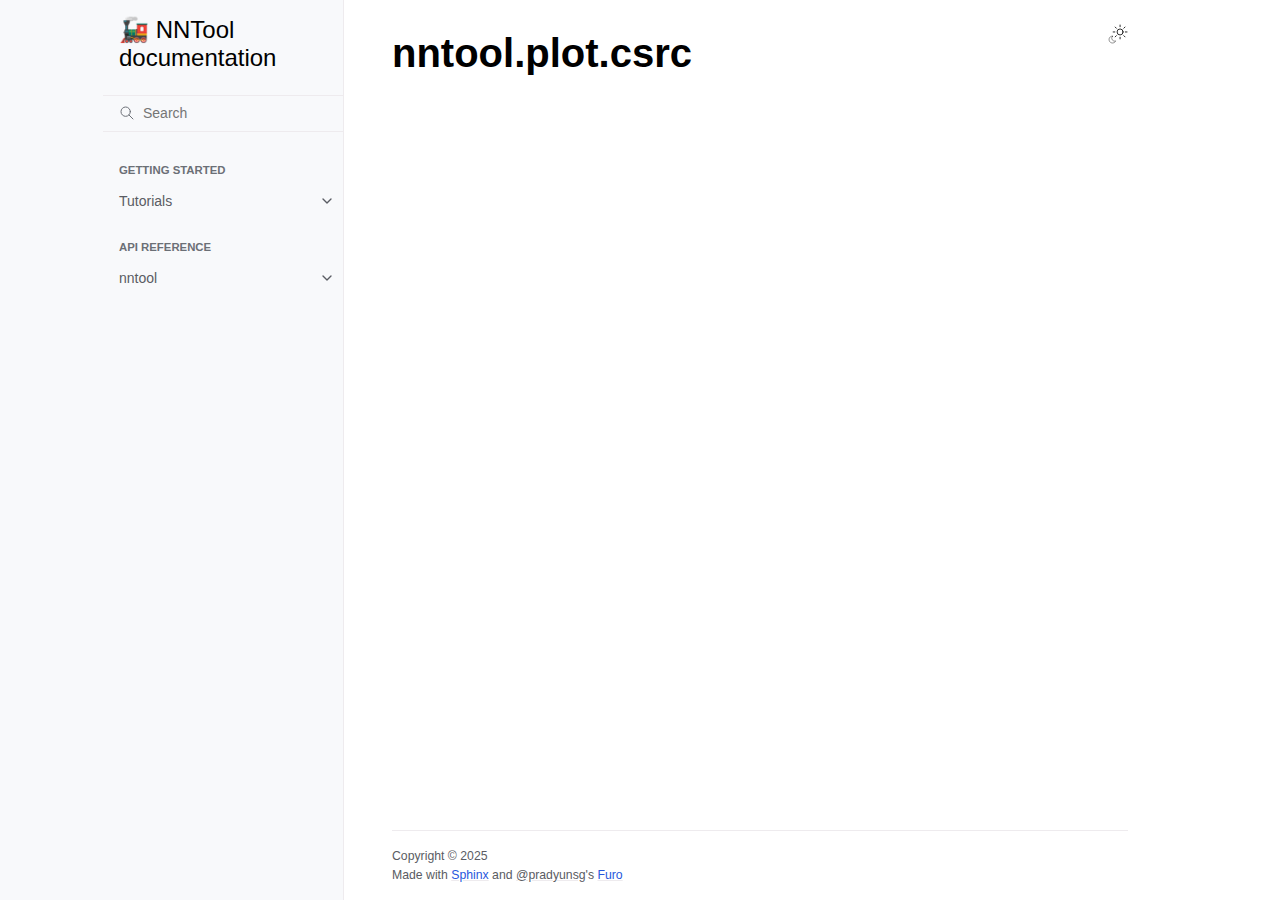
<file: api/nntool.plot.csrc.html>
<!doctype html>
<html class="no-js" lang="en" data-content_root="../">
  <head><meta charset="utf-8">
    <meta name="viewport" content="width=device-width,initial-scale=1">
    <meta name="color-scheme" content="light dark"><meta name="viewport" content="width=device-width, initial-scale=1" />
<link rel="index" title="Index" href="../genindex.html"><link rel="search" title="Search" href="../search.html">

    <!-- Generated with Sphinx 7.4.7 and Furo 2025.09.25 -->
        <title>nntool.plot.csrc - 🚂 NNTool documentation</title>
      <link rel="stylesheet" type="text/css" href="../_static/pygments.css?v=d111a655" />
    <link rel="stylesheet" type="text/css" href="../_static/styles/furo.css?v=580074bf" />
    <link rel="stylesheet" type="text/css" href="../_static/copybutton.css?v=76b2166b" />
    <link rel="stylesheet" type="text/css" href="../_static/styles/furo-extensions.css?v=8dab3a3b" />
    <link rel="stylesheet" type="text/css" href="../_static/custom.css?v=9b45d3da" />
    
    


<style>
  body {
    --color-code-background: #f2f2f2;
  --color-code-foreground: #1e1e1e;
  
  }
  @media not print {
    body[data-theme="dark"] {
      --color-code-background: #202020;
  --color-code-foreground: #d0d0d0;
  
    }
    @media (prefers-color-scheme: dark) {
      body:not([data-theme="light"]) {
        --color-code-background: #202020;
  --color-code-foreground: #d0d0d0;
  
      }
    }
  }
</style></head>
  <body>
    
    <script>
      document.body.dataset.theme = localStorage.getItem("theme") || "auto";
    </script>
    

<svg xmlns="http://www.w3.org/2000/svg" style="display: none;">
  <symbol id="svg-toc" viewBox="0 0 24 24">
    <title>Contents</title>
    <svg stroke="currentColor" fill="currentColor" stroke-width="0" viewBox="0 0 1024 1024">
      <path d="M408 442h480c4.4 0 8-3.6 8-8v-56c0-4.4-3.6-8-8-8H408c-4.4 0-8 3.6-8 8v56c0 4.4 3.6 8 8 8zm-8 204c0 4.4 3.6 8 8 8h480c4.4 0 8-3.6 8-8v-56c0-4.4-3.6-8-8-8H408c-4.4 0-8 3.6-8 8v56zm504-486H120c-4.4 0-8 3.6-8 8v56c0 4.4 3.6 8 8 8h784c4.4 0 8-3.6 8-8v-56c0-4.4-3.6-8-8-8zm0 632H120c-4.4 0-8 3.6-8 8v56c0 4.4 3.6 8 8 8h784c4.4 0 8-3.6 8-8v-56c0-4.4-3.6-8-8-8zM115.4 518.9L271.7 642c5.8 4.6 14.4.5 14.4-6.9V388.9c0-7.4-8.5-11.5-14.4-6.9L115.4 505.1a8.74 8.74 0 0 0 0 13.8z"/>
    </svg>
  </symbol>
  <symbol id="svg-menu" viewBox="0 0 24 24">
    <title>Menu</title>
    <svg xmlns="http://www.w3.org/2000/svg" viewBox="0 0 24 24" fill="none" stroke="currentColor"
      stroke-width="2" stroke-linecap="round" stroke-linejoin="round" class="feather-menu">
      <line x1="3" y1="12" x2="21" y2="12"></line>
      <line x1="3" y1="6" x2="21" y2="6"></line>
      <line x1="3" y1="18" x2="21" y2="18"></line>
    </svg>
  </symbol>
  <symbol id="svg-arrow-right" viewBox="0 0 24 24">
    <title>Expand</title>
    <svg xmlns="http://www.w3.org/2000/svg" viewBox="0 0 24 24" fill="none" stroke="currentColor"
      stroke-width="2" stroke-linecap="round" stroke-linejoin="round" class="feather-chevron-right">
      <polyline points="9 18 15 12 9 6"></polyline>
    </svg>
  </symbol>
  <symbol id="svg-sun" viewBox="0 0 24 24">
    <title>Light mode</title>
    <svg xmlns="http://www.w3.org/2000/svg" viewBox="0 0 24 24" fill="none" stroke="currentColor"
      stroke-width="1" stroke-linecap="round" stroke-linejoin="round" class="feather-sun">
      <circle cx="12" cy="12" r="5"></circle>
      <line x1="12" y1="1" x2="12" y2="3"></line>
      <line x1="12" y1="21" x2="12" y2="23"></line>
      <line x1="4.22" y1="4.22" x2="5.64" y2="5.64"></line>
      <line x1="18.36" y1="18.36" x2="19.78" y2="19.78"></line>
      <line x1="1" y1="12" x2="3" y2="12"></line>
      <line x1="21" y1="12" x2="23" y2="12"></line>
      <line x1="4.22" y1="19.78" x2="5.64" y2="18.36"></line>
      <line x1="18.36" y1="5.64" x2="19.78" y2="4.22"></line>
    </svg>
  </symbol>
  <symbol id="svg-moon" viewBox="0 0 24 24">
    <title>Dark mode</title>
    <svg xmlns="http://www.w3.org/2000/svg" viewBox="0 0 24 24" fill="none" stroke="currentColor"
      stroke-width="1" stroke-linecap="round" stroke-linejoin="round" class="icon-tabler-moon">
      <path stroke="none" d="M0 0h24v24H0z" fill="none" />
      <path d="M12 3c.132 0 .263 0 .393 0a7.5 7.5 0 0 0 7.92 12.446a9 9 0 1 1 -8.313 -12.454z" />
    </svg>
  </symbol>
  <symbol id="svg-sun-with-moon" viewBox="0 0 24 24">
    <title>Auto light/dark, in light mode</title>
    <svg xmlns="http://www.w3.org/2000/svg" viewBox="0 0 24 24" fill="none" stroke="currentColor"
      stroke-width="1" stroke-linecap="round" stroke-linejoin="round"
      class="icon-custom-derived-from-feather-sun-and-tabler-moon">
      <path style="opacity: 50%" d="M 5.411 14.504 C 5.471 14.504 5.532 14.504 5.591 14.504 C 3.639 16.319 4.383 19.569 6.931 20.352 C 7.693 20.586 8.512 20.551 9.25 20.252 C 8.023 23.207 4.056 23.725 2.11 21.184 C 0.166 18.642 1.702 14.949 4.874 14.536 C 5.051 14.512 5.231 14.5 5.411 14.5 L 5.411 14.504 Z"/>
      <line x1="14.5" y1="3.25" x2="14.5" y2="1.25"/>
      <line x1="14.5" y1="15.85" x2="14.5" y2="17.85"/>
      <line x1="10.044" y1="5.094" x2="8.63" y2="3.68"/>
      <line x1="19" y1="14.05" x2="20.414" y2="15.464"/>
      <line x1="8.2" y1="9.55" x2="6.2" y2="9.55"/>
      <line x1="20.8" y1="9.55" x2="22.8" y2="9.55"/>
      <line x1="10.044" y1="14.006" x2="8.63" y2="15.42"/>
      <line x1="19" y1="5.05" x2="20.414" y2="3.636"/>
      <circle cx="14.5" cy="9.55" r="3.6"/>
    </svg>
  </symbol>
  <symbol id="svg-moon-with-sun" viewBox="0 0 24 24">
    <title>Auto light/dark, in dark mode</title>
    <svg xmlns="http://www.w3.org/2000/svg" viewBox="0 0 24 24" fill="none" stroke="currentColor"
      stroke-width="1" stroke-linecap="round" stroke-linejoin="round"
      class="icon-custom-derived-from-feather-sun-and-tabler-moon">
      <path d="M 8.282 7.007 C 8.385 7.007 8.494 7.007 8.595 7.007 C 5.18 10.184 6.481 15.869 10.942 17.24 C 12.275 17.648 13.706 17.589 15 17.066 C 12.851 22.236 5.91 23.143 2.505 18.696 C -0.897 14.249 1.791 7.786 7.342 7.063 C 7.652 7.021 7.965 7 8.282 7 L 8.282 7.007 Z"/>
      <line style="opacity: 50%" x1="18" y1="3.705" x2="18" y2="2.5"/>
      <line style="opacity: 50%" x1="18" y1="11.295" x2="18" y2="12.5"/>
      <line style="opacity: 50%" x1="15.316" y1="4.816" x2="14.464" y2="3.964"/>
      <line style="opacity: 50%" x1="20.711" y1="10.212" x2="21.563" y2="11.063"/>
      <line style="opacity: 50%" x1="14.205" y1="7.5" x2="13.001" y2="7.5"/>
      <line style="opacity: 50%" x1="21.795" y1="7.5" x2="23" y2="7.5"/>
      <line style="opacity: 50%" x1="15.316" y1="10.184" x2="14.464" y2="11.036"/>
      <line style="opacity: 50%" x1="20.711" y1="4.789" x2="21.563" y2="3.937"/>
      <circle style="opacity: 50%" cx="18" cy="7.5" r="2.169"/>
    </svg>
  </symbol>
  <symbol id="svg-pencil" viewBox="0 0 24 24">
    <svg xmlns="http://www.w3.org/2000/svg" viewBox="0 0 24 24" fill="none" stroke="currentColor"
      stroke-width="1" stroke-linecap="round" stroke-linejoin="round" class="icon-tabler-pencil-code">
      <path d="M4 20h4l10.5 -10.5a2.828 2.828 0 1 0 -4 -4l-10.5 10.5v4" />
      <path d="M13.5 6.5l4 4" />
      <path d="M20 21l2 -2l-2 -2" />
      <path d="M17 17l-2 2l2 2" />
    </svg>
  </symbol>
  <symbol id="svg-eye" viewBox="0 0 24 24">
    <svg xmlns="http://www.w3.org/2000/svg" viewBox="0 0 24 24" fill="none" stroke="currentColor"
      stroke-width="1" stroke-linecap="round" stroke-linejoin="round" class="icon-tabler-eye-code">
      <path stroke="none" d="M0 0h24v24H0z" fill="none" />
      <path d="M10 12a2 2 0 1 0 4 0a2 2 0 0 0 -4 0" />
      <path
        d="M11.11 17.958c-3.209 -.307 -5.91 -2.293 -8.11 -5.958c2.4 -4 5.4 -6 9 -6c3.6 0 6.6 2 9 6c-.21 .352 -.427 .688 -.647 1.008" />
      <path d="M20 21l2 -2l-2 -2" />
      <path d="M17 17l-2 2l2 2" />
    </svg>
  </symbol>
</svg>

<input type="checkbox" class="sidebar-toggle" name="__navigation" id="__navigation" aria-label="Toggle site navigation sidebar">
<input type="checkbox" class="sidebar-toggle" name="__toc" id="__toc" aria-label="Toggle table of contents sidebar">
<label class="overlay sidebar-overlay" for="__navigation"></label>
<label class="overlay toc-overlay" for="__toc"></label>

<a class="skip-to-content muted-link" href="#furo-main-content">Skip to content</a>



<div class="page">
  <header class="mobile-header">
    <div class="header-left">
      <label class="nav-overlay-icon" for="__navigation">
        <span class="icon"><svg><use href="#svg-menu"></use></svg></span>
      </label>
    </div>
    <div class="header-center">
      <a href="../index.html"><div class="brand">🚂 NNTool  documentation</div></a>
    </div>
    <div class="header-right">
      <div class="theme-toggle-container theme-toggle-header">
        <button class="theme-toggle" aria-label="Toggle Light / Dark / Auto color theme">
          <svg class="theme-icon-when-auto-light"><use href="#svg-sun-with-moon"></use></svg>
          <svg class="theme-icon-when-auto-dark"><use href="#svg-moon-with-sun"></use></svg>
          <svg class="theme-icon-when-dark"><use href="#svg-moon"></use></svg>
          <svg class="theme-icon-when-light"><use href="#svg-sun"></use></svg>
        </button>
      </div>
      <label class="toc-overlay-icon toc-header-icon no-toc" for="__toc">
        <span class="icon"><svg><use href="#svg-toc"></use></svg></span>
      </label>
    </div>
  </header>
  <aside class="sidebar-drawer">
    <div class="sidebar-container">
      
      <div class="sidebar-sticky"><a class="sidebar-brand" href="../index.html">
  
  <span class="sidebar-brand-text">🚂 NNTool  documentation</span>
  
</a><form class="sidebar-search-container" method="get" action="../search.html" role="search">
  <input class="sidebar-search" placeholder="Search" name="q" aria-label="Search">
  <input type="hidden" name="check_keywords" value="yes">
  <input type="hidden" name="area" value="default">
</form>
<div id="searchbox"></div><div class="sidebar-scroll"><div class="sidebar-tree">
  <p class="caption" role="heading"><span class="caption-text">Getting started</span></p>
<ul>
<li class="toctree-l1 has-children"><a class="reference internal" href="../tutorials.html">Tutorials</a><input aria-label="Toggle navigation of Tutorials" class="toctree-checkbox" id="toctree-checkbox-1" name="toctree-checkbox-1" role="switch" type="checkbox"/><label for="toctree-checkbox-1"><span class="icon"><svg><use href="#svg-arrow-right"></use></svg></span></label><ul>
<li class="toctree-l2"><a class="reference internal" href="../tutorials/sequential_jobs.html">Slurm Jobs with NNTool</a></li>
<li class="toctree-l2"><a class="reference internal" href="../tutorials/distributed_training.html">Distributed Training with PyTorch</a></li>
<li class="toctree-l2"><a class="reference internal" href="../tutorials/sharp_bits.html">‼️ The Sharp Bits of NNTool</a></li>
</ul>
</li>
</ul>
<p class="caption" role="heading"><span class="caption-text">API reference</span></p>
<ul>
<li class="toctree-l1 has-children"><a class="reference internal" href="../api.html">nntool</a><input aria-label="Toggle navigation of nntool" class="toctree-checkbox" id="toctree-checkbox-2" name="toctree-checkbox-2" role="switch" type="checkbox"/><label for="toctree-checkbox-2"><span class="icon"><svg><use href="#svg-arrow-right"></use></svg></span></label><ul>
<li class="toctree-l2"><a class="reference internal" href="nntool.slurm.html">nntool.slurm</a></li>
<li class="toctree-l2"><a class="reference internal" href="nntool.wandb.html">nntool.wandb</a></li>
<li class="toctree-l2"><a class="reference internal" href="nntool.experiment.html">nntool.experiment</a></li>
</ul>
</li>
</ul>

</div>
</div>

      </div>
      
    </div>
  </aside>
  <div class="main">
    <div class="content">
      <div class="article-container">
        <a href="#" class="back-to-top muted-link">
          <svg xmlns="http://www.w3.org/2000/svg" viewBox="0 0 24 24">
            <path d="M13 20h-2V8l-5.5 5.5-1.42-1.42L12 4.16l7.92 7.92-1.42 1.42L13 8v12z"></path>
          </svg>
          <span>Back to top</span>
        </a>
        <div class="content-icon-container">
          
<div class="theme-toggle-container theme-toggle-content">
            <button class="theme-toggle" aria-label="Toggle Light / Dark / Auto color theme">
              <svg class="theme-icon-when-auto-light"><use href="#svg-sun-with-moon"></use></svg>
              <svg class="theme-icon-when-auto-dark"><use href="#svg-moon-with-sun"></use></svg>
              <svg class="theme-icon-when-dark"><use href="#svg-moon"></use></svg>
              <svg class="theme-icon-when-light"><use href="#svg-sun"></use></svg>
            </button>
          </div>
          <label class="toc-overlay-icon toc-content-icon no-toc" for="__toc">
            <span class="icon"><svg><use href="#svg-toc"></use></svg></span>
          </label>
        </div>
        <article role="main" id="furo-main-content">
          <section id="nntool-plot-csrc">
<h1>nntool.plot.csrc<a class="headerlink" href="#nntool-plot-csrc" title="Link to this heading">¶</a></h1>
</section>

        </article>
      </div>
      <footer>
        
        <div class="related-pages">
          
          
        </div>
        <div class="bottom-of-page">
          <div class="left-details">
            <div class="copyright">
                Copyright &#169; 2025
            </div>
            Made with <a href="https://www.sphinx-doc.org/">Sphinx</a> and <a class="muted-link" href="https://pradyunsg.me">@pradyunsg</a>'s
            
            <a href="https://github.com/pradyunsg/furo">Furo</a>
            
          </div>
          <div class="right-details">
            
          </div>
        </div>
        
      </footer>
    </div>
    <aside class="toc-drawer no-toc">
      
      
      
    </aside>
  </div>
</div><script src="../_static/documentation_options.js?v=9eb32ce0"></script>
    <script src="../_static/doctools.js?v=9a2dae69"></script>
    <script src="../_static/sphinx_highlight.js?v=dc90522c"></script>
    <script src="../_static/scripts/furo.js?v=46bd48cc"></script>
    <script src="../_static/clipboard.min.js?v=a7894cd8"></script>
    <script src="../_static/copybutton.js?v=f281be69"></script>
    </body>
</html>
</file>
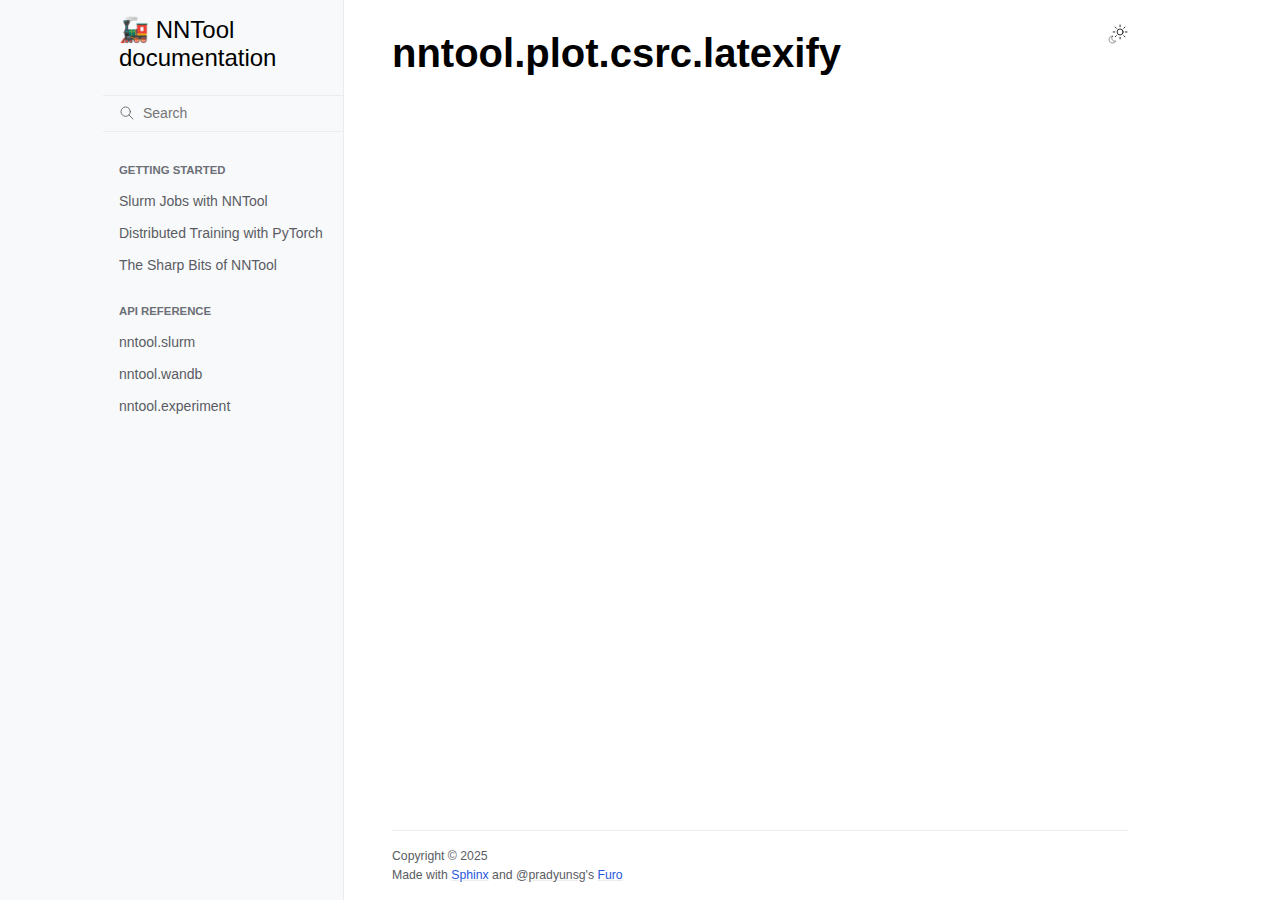
<file: api/nntool.plot.csrc.latexify.html>
<!doctype html>
<html class="no-js" lang="en" data-content_root="../">
  <head><meta charset="utf-8">
    <meta name="viewport" content="width=device-width,initial-scale=1">
    <meta name="color-scheme" content="light dark"><meta name="viewport" content="width=device-width, initial-scale=1" />
<link rel="index" title="Index" href="../genindex.html"><link rel="search" title="Search" href="../search.html">

    <!-- Generated with Sphinx 7.4.7 and Furo 2025.09.25 -->
        <title>nntool.plot.csrc.latexify - 🚂 NNTool documentation</title>
      <link rel="stylesheet" type="text/css" href="../_static/pygments.css?v=d111a655" />
    <link rel="stylesheet" type="text/css" href="../_static/styles/furo.css?v=580074bf" />
    <link rel="stylesheet" type="text/css" href="../_static/copybutton.css?v=76b2166b" />
    <link rel="stylesheet" type="text/css" href="../_static/styles/furo-extensions.css?v=8dab3a3b" />
    <link rel="stylesheet" type="text/css" href="../_static/custom.css?v=9b45d3da" />
    
    


<style>
  body {
    --color-code-background: #f2f2f2;
  --color-code-foreground: #1e1e1e;
  
  }
  @media not print {
    body[data-theme="dark"] {
      --color-code-background: #202020;
  --color-code-foreground: #d0d0d0;
  
    }
    @media (prefers-color-scheme: dark) {
      body:not([data-theme="light"]) {
        --color-code-background: #202020;
  --color-code-foreground: #d0d0d0;
  
      }
    }
  }
</style></head>
  <body>
    
    <script>
      document.body.dataset.theme = localStorage.getItem("theme") || "auto";
    </script>
    

<svg xmlns="http://www.w3.org/2000/svg" style="display: none;">
  <symbol id="svg-toc" viewBox="0 0 24 24">
    <title>Contents</title>
    <svg stroke="currentColor" fill="currentColor" stroke-width="0" viewBox="0 0 1024 1024">
      <path d="M408 442h480c4.4 0 8-3.6 8-8v-56c0-4.4-3.6-8-8-8H408c-4.4 0-8 3.6-8 8v56c0 4.4 3.6 8 8 8zm-8 204c0 4.4 3.6 8 8 8h480c4.4 0 8-3.6 8-8v-56c0-4.4-3.6-8-8-8H408c-4.4 0-8 3.6-8 8v56zm504-486H120c-4.4 0-8 3.6-8 8v56c0 4.4 3.6 8 8 8h784c4.4 0 8-3.6 8-8v-56c0-4.4-3.6-8-8-8zm0 632H120c-4.4 0-8 3.6-8 8v56c0 4.4 3.6 8 8 8h784c4.4 0 8-3.6 8-8v-56c0-4.4-3.6-8-8-8zM115.4 518.9L271.7 642c5.8 4.6 14.4.5 14.4-6.9V388.9c0-7.4-8.5-11.5-14.4-6.9L115.4 505.1a8.74 8.74 0 0 0 0 13.8z"/>
    </svg>
  </symbol>
  <symbol id="svg-menu" viewBox="0 0 24 24">
    <title>Menu</title>
    <svg xmlns="http://www.w3.org/2000/svg" viewBox="0 0 24 24" fill="none" stroke="currentColor"
      stroke-width="2" stroke-linecap="round" stroke-linejoin="round" class="feather-menu">
      <line x1="3" y1="12" x2="21" y2="12"></line>
      <line x1="3" y1="6" x2="21" y2="6"></line>
      <line x1="3" y1="18" x2="21" y2="18"></line>
    </svg>
  </symbol>
  <symbol id="svg-arrow-right" viewBox="0 0 24 24">
    <title>Expand</title>
    <svg xmlns="http://www.w3.org/2000/svg" viewBox="0 0 24 24" fill="none" stroke="currentColor"
      stroke-width="2" stroke-linecap="round" stroke-linejoin="round" class="feather-chevron-right">
      <polyline points="9 18 15 12 9 6"></polyline>
    </svg>
  </symbol>
  <symbol id="svg-sun" viewBox="0 0 24 24">
    <title>Light mode</title>
    <svg xmlns="http://www.w3.org/2000/svg" viewBox="0 0 24 24" fill="none" stroke="currentColor"
      stroke-width="1" stroke-linecap="round" stroke-linejoin="round" class="feather-sun">
      <circle cx="12" cy="12" r="5"></circle>
      <line x1="12" y1="1" x2="12" y2="3"></line>
      <line x1="12" y1="21" x2="12" y2="23"></line>
      <line x1="4.22" y1="4.22" x2="5.64" y2="5.64"></line>
      <line x1="18.36" y1="18.36" x2="19.78" y2="19.78"></line>
      <line x1="1" y1="12" x2="3" y2="12"></line>
      <line x1="21" y1="12" x2="23" y2="12"></line>
      <line x1="4.22" y1="19.78" x2="5.64" y2="18.36"></line>
      <line x1="18.36" y1="5.64" x2="19.78" y2="4.22"></line>
    </svg>
  </symbol>
  <symbol id="svg-moon" viewBox="0 0 24 24">
    <title>Dark mode</title>
    <svg xmlns="http://www.w3.org/2000/svg" viewBox="0 0 24 24" fill="none" stroke="currentColor"
      stroke-width="1" stroke-linecap="round" stroke-linejoin="round" class="icon-tabler-moon">
      <path stroke="none" d="M0 0h24v24H0z" fill="none" />
      <path d="M12 3c.132 0 .263 0 .393 0a7.5 7.5 0 0 0 7.92 12.446a9 9 0 1 1 -8.313 -12.454z" />
    </svg>
  </symbol>
  <symbol id="svg-sun-with-moon" viewBox="0 0 24 24">
    <title>Auto light/dark, in light mode</title>
    <svg xmlns="http://www.w3.org/2000/svg" viewBox="0 0 24 24" fill="none" stroke="currentColor"
      stroke-width="1" stroke-linecap="round" stroke-linejoin="round"
      class="icon-custom-derived-from-feather-sun-and-tabler-moon">
      <path style="opacity: 50%" d="M 5.411 14.504 C 5.471 14.504 5.532 14.504 5.591 14.504 C 3.639 16.319 4.383 19.569 6.931 20.352 C 7.693 20.586 8.512 20.551 9.25 20.252 C 8.023 23.207 4.056 23.725 2.11 21.184 C 0.166 18.642 1.702 14.949 4.874 14.536 C 5.051 14.512 5.231 14.5 5.411 14.5 L 5.411 14.504 Z"/>
      <line x1="14.5" y1="3.25" x2="14.5" y2="1.25"/>
      <line x1="14.5" y1="15.85" x2="14.5" y2="17.85"/>
      <line x1="10.044" y1="5.094" x2="8.63" y2="3.68"/>
      <line x1="19" y1="14.05" x2="20.414" y2="15.464"/>
      <line x1="8.2" y1="9.55" x2="6.2" y2="9.55"/>
      <line x1="20.8" y1="9.55" x2="22.8" y2="9.55"/>
      <line x1="10.044" y1="14.006" x2="8.63" y2="15.42"/>
      <line x1="19" y1="5.05" x2="20.414" y2="3.636"/>
      <circle cx="14.5" cy="9.55" r="3.6"/>
    </svg>
  </symbol>
  <symbol id="svg-moon-with-sun" viewBox="0 0 24 24">
    <title>Auto light/dark, in dark mode</title>
    <svg xmlns="http://www.w3.org/2000/svg" viewBox="0 0 24 24" fill="none" stroke="currentColor"
      stroke-width="1" stroke-linecap="round" stroke-linejoin="round"
      class="icon-custom-derived-from-feather-sun-and-tabler-moon">
      <path d="M 8.282 7.007 C 8.385 7.007 8.494 7.007 8.595 7.007 C 5.18 10.184 6.481 15.869 10.942 17.24 C 12.275 17.648 13.706 17.589 15 17.066 C 12.851 22.236 5.91 23.143 2.505 18.696 C -0.897 14.249 1.791 7.786 7.342 7.063 C 7.652 7.021 7.965 7 8.282 7 L 8.282 7.007 Z"/>
      <line style="opacity: 50%" x1="18" y1="3.705" x2="18" y2="2.5"/>
      <line style="opacity: 50%" x1="18" y1="11.295" x2="18" y2="12.5"/>
      <line style="opacity: 50%" x1="15.316" y1="4.816" x2="14.464" y2="3.964"/>
      <line style="opacity: 50%" x1="20.711" y1="10.212" x2="21.563" y2="11.063"/>
      <line style="opacity: 50%" x1="14.205" y1="7.5" x2="13.001" y2="7.5"/>
      <line style="opacity: 50%" x1="21.795" y1="7.5" x2="23" y2="7.5"/>
      <line style="opacity: 50%" x1="15.316" y1="10.184" x2="14.464" y2="11.036"/>
      <line style="opacity: 50%" x1="20.711" y1="4.789" x2="21.563" y2="3.937"/>
      <circle style="opacity: 50%" cx="18" cy="7.5" r="2.169"/>
    </svg>
  </symbol>
  <symbol id="svg-pencil" viewBox="0 0 24 24">
    <svg xmlns="http://www.w3.org/2000/svg" viewBox="0 0 24 24" fill="none" stroke="currentColor"
      stroke-width="1" stroke-linecap="round" stroke-linejoin="round" class="icon-tabler-pencil-code">
      <path d="M4 20h4l10.5 -10.5a2.828 2.828 0 1 0 -4 -4l-10.5 10.5v4" />
      <path d="M13.5 6.5l4 4" />
      <path d="M20 21l2 -2l-2 -2" />
      <path d="M17 17l-2 2l2 2" />
    </svg>
  </symbol>
  <symbol id="svg-eye" viewBox="0 0 24 24">
    <svg xmlns="http://www.w3.org/2000/svg" viewBox="0 0 24 24" fill="none" stroke="currentColor"
      stroke-width="1" stroke-linecap="round" stroke-linejoin="round" class="icon-tabler-eye-code">
      <path stroke="none" d="M0 0h24v24H0z" fill="none" />
      <path d="M10 12a2 2 0 1 0 4 0a2 2 0 0 0 -4 0" />
      <path
        d="M11.11 17.958c-3.209 -.307 -5.91 -2.293 -8.11 -5.958c2.4 -4 5.4 -6 9 -6c3.6 0 6.6 2 9 6c-.21 .352 -.427 .688 -.647 1.008" />
      <path d="M20 21l2 -2l-2 -2" />
      <path d="M17 17l-2 2l2 2" />
    </svg>
  </symbol>
</svg>

<input type="checkbox" class="sidebar-toggle" name="__navigation" id="__navigation" aria-label="Toggle site navigation sidebar">
<input type="checkbox" class="sidebar-toggle" name="__toc" id="__toc" aria-label="Toggle table of contents sidebar">
<label class="overlay sidebar-overlay" for="__navigation"></label>
<label class="overlay toc-overlay" for="__toc"></label>

<a class="skip-to-content muted-link" href="#furo-main-content">Skip to content</a>



<div class="page">
  <header class="mobile-header">
    <div class="header-left">
      <label class="nav-overlay-icon" for="__navigation">
        <span class="icon"><svg><use href="#svg-menu"></use></svg></span>
      </label>
    </div>
    <div class="header-center">
      <a href="../index.html"><div class="brand">🚂 NNTool  documentation</div></a>
    </div>
    <div class="header-right">
      <div class="theme-toggle-container theme-toggle-header">
        <button class="theme-toggle" aria-label="Toggle Light / Dark / Auto color theme">
          <svg class="theme-icon-when-auto-light"><use href="#svg-sun-with-moon"></use></svg>
          <svg class="theme-icon-when-auto-dark"><use href="#svg-moon-with-sun"></use></svg>
          <svg class="theme-icon-when-dark"><use href="#svg-moon"></use></svg>
          <svg class="theme-icon-when-light"><use href="#svg-sun"></use></svg>
        </button>
      </div>
      <label class="toc-overlay-icon toc-header-icon no-toc" for="__toc">
        <span class="icon"><svg><use href="#svg-toc"></use></svg></span>
      </label>
    </div>
  </header>
  <aside class="sidebar-drawer">
    <div class="sidebar-container">
      
      <div class="sidebar-sticky"><a class="sidebar-brand" href="../index.html">
  
  <span class="sidebar-brand-text">🚂 NNTool  documentation</span>
  
</a><form class="sidebar-search-container" method="get" action="../search.html" role="search">
  <input class="sidebar-search" placeholder="Search" name="q" aria-label="Search">
  <input type="hidden" name="check_keywords" value="yes">
  <input type="hidden" name="area" value="default">
</form>
<div id="searchbox"></div><div class="sidebar-scroll"><div class="sidebar-tree">
  <p class="caption" role="heading"><span class="caption-text">Getting started</span></p>
<ul>
<li class="toctree-l1"><a class="reference internal" href="../tutorials/sequential_jobs.html">Slurm Jobs with NNTool</a></li>
<li class="toctree-l1"><a class="reference internal" href="../tutorials/distributed_training.html">Distributed Training with PyTorch</a></li>
<li class="toctree-l1"><a class="reference internal" href="../tutorials/sharp_bits.html">The Sharp Bits of NNTool</a></li>
</ul>
<p class="caption" role="heading"><span class="caption-text">API reference</span></p>
<ul>
<li class="toctree-l1"><a class="reference internal" href="nntool.slurm.html">nntool.slurm</a></li>
<li class="toctree-l1"><a class="reference internal" href="nntool.wandb.html">nntool.wandb</a></li>
<li class="toctree-l1"><a class="reference internal" href="nntool.experiment.html">nntool.experiment</a></li>
</ul>

</div>
</div>

      </div>
      
    </div>
  </aside>
  <div class="main">
    <div class="content">
      <div class="article-container">
        <a href="#" class="back-to-top muted-link">
          <svg xmlns="http://www.w3.org/2000/svg" viewBox="0 0 24 24">
            <path d="M13 20h-2V8l-5.5 5.5-1.42-1.42L12 4.16l7.92 7.92-1.42 1.42L13 8v12z"></path>
          </svg>
          <span>Back to top</span>
        </a>
        <div class="content-icon-container">
          
<div class="theme-toggle-container theme-toggle-content">
            <button class="theme-toggle" aria-label="Toggle Light / Dark / Auto color theme">
              <svg class="theme-icon-when-auto-light"><use href="#svg-sun-with-moon"></use></svg>
              <svg class="theme-icon-when-auto-dark"><use href="#svg-moon-with-sun"></use></svg>
              <svg class="theme-icon-when-dark"><use href="#svg-moon"></use></svg>
              <svg class="theme-icon-when-light"><use href="#svg-sun"></use></svg>
            </button>
          </div>
          <label class="toc-overlay-icon toc-content-icon no-toc" for="__toc">
            <span class="icon"><svg><use href="#svg-toc"></use></svg></span>
          </label>
        </div>
        <article role="main" id="furo-main-content">
          <section id="nntool-plot-csrc-latexify">
<h1>nntool.plot.csrc.latexify<a class="headerlink" href="#nntool-plot-csrc-latexify" title="Link to this heading">¶</a></h1>
</section>

        </article>
      </div>
      <footer>
        
        <div class="related-pages">
          
          
        </div>
        <div class="bottom-of-page">
          <div class="left-details">
            <div class="copyright">
                Copyright &#169; 2025
            </div>
            Made with <a href="https://www.sphinx-doc.org/">Sphinx</a> and <a class="muted-link" href="https://pradyunsg.me">@pradyunsg</a>'s
            
            <a href="https://github.com/pradyunsg/furo">Furo</a>
            
          </div>
          <div class="right-details">
            
          </div>
        </div>
        
      </footer>
    </div>
    <aside class="toc-drawer no-toc">
      
      
      
    </aside>
  </div>
</div><script src="../_static/documentation_options.js?v=9eb32ce0"></script>
    <script src="../_static/doctools.js?v=9a2dae69"></script>
    <script src="../_static/sphinx_highlight.js?v=dc90522c"></script>
    <script src="../_static/scripts/furo.js?v=46bd48cc"></script>
    <script src="../_static/clipboard.min.js?v=a7894cd8"></script>
    <script src="../_static/copybutton.js?v=f281be69"></script>
    </body>
</html>
</file>
<file: _static/pygments.css>
.highlight pre { line-height: 125%; }
.highlight td.linenos .normal { color: inherit; background-color: transparent; padding-left: 5px; padding-right: 5px; }
.highlight span.linenos { color: inherit; background-color: transparent; padding-left: 5px; padding-right: 5px; }
.highlight td.linenos .special { color: #000000; background-color: #ffffc0; padding-left: 5px; padding-right: 5px; }
.highlight span.linenos.special { color: #000000; background-color: #ffffc0; padding-left: 5px; padding-right: 5px; }
.highlight .hll { background-color: #fdf2e2 }
.highlight { background: #f2f2f2; color: #1E1E1E }
.highlight .c { color: #515151 } /* Comment */
.highlight .err { color: #D71835 } /* Error */
.highlight .k { color: #8045E5 } /* Keyword */
.highlight .l { color: #7F4707 } /* Literal */
.highlight .n { color: #1E1E1E } /* Name */
.highlight .o { color: #163 } /* Operator */
.highlight .p { color: #1E1E1E } /* Punctuation */
.highlight .ch { color: #515151 } /* Comment.Hashbang */
.highlight .cm { color: #515151 } /* Comment.Multiline */
.highlight .cp { color: #515151 } /* Comment.Preproc */
.highlight .cpf { color: #515151 } /* Comment.PreprocFile */
.highlight .c1 { color: #515151 } /* Comment.Single */
.highlight .cs { color: #515151 } /* Comment.Special */
.highlight .gd { color: #00749C } /* Generic.Deleted */
.highlight .ge { font-style: italic } /* Generic.Emph */
.highlight .gh { color: #00749C } /* Generic.Heading */
.highlight .gs { font-weight: bold } /* Generic.Strong */
.highlight .gu { color: #00749C } /* Generic.Subheading */
.highlight .kc { color: #8045E5 } /* Keyword.Constant */
.highlight .kd { color: #8045E5 } /* Keyword.Declaration */
.highlight .kn { color: #8045E5 } /* Keyword.Namespace */
.highlight .kp { color: #8045E5 } /* Keyword.Pseudo */
.highlight .kr { color: #8045E5 } /* Keyword.Reserved */
.highlight .kt { color: #7F4707 } /* Keyword.Type */
.highlight .ld { color: #7F4707 } /* Literal.Date */
.highlight .m { color: #7F4707 } /* Literal.Number */
.highlight .s { color: #163 } /* Literal.String */
.highlight .na { color: #7F4707 } /* Name.Attribute */
.highlight .nb { color: #7F4707 } /* Name.Builtin */
.highlight .nc { color: #00749C } /* Name.Class */
.highlight .no { color: #00749C } /* Name.Constant */
.highlight .nd { color: #7F4707 } /* Name.Decorator */
.highlight .ni { color: #163 } /* Name.Entity */
.highlight .ne { color: #8045E5 } /* Name.Exception */
.highlight .nf { color: #00749C } /* Name.Function */
.highlight .nl { color: #7F4707 } /* Name.Label */
.highlight .nn { color: #1E1E1E } /* Name.Namespace */
.highlight .nx { color: #1E1E1E } /* Name.Other */
.highlight .py { color: #00749C } /* Name.Property */
.highlight .nt { color: #00749C } /* Name.Tag */
.highlight .nv { color: #D71835 } /* Name.Variable */
.highlight .ow { color: #8045E5 } /* Operator.Word */
.highlight .pm { color: #1E1E1E } /* Punctuation.Marker */
.highlight .w { color: #1E1E1E } /* Text.Whitespace */
.highlight .mb { color: #7F4707 } /* Literal.Number.Bin */
.highlight .mf { color: #7F4707 } /* Literal.Number.Float */
.highlight .mh { color: #7F4707 } /* Literal.Number.Hex */
.highlight .mi { color: #7F4707 } /* Literal.Number.Integer */
.highlight .mo { color: #7F4707 } /* Literal.Number.Oct */
.highlight .sa { color: #163 } /* Literal.String.Affix */
.highlight .sb { color: #163 } /* Literal.String.Backtick */
.highlight .sc { color: #163 } /* Literal.String.Char */
.highlight .dl { color: #163 } /* Literal.String.Delimiter */
.highlight .sd { color: #163 } /* Literal.String.Doc */
.highlight .s2 { color: #163 } /* Literal.String.Double */
.highlight .se { color: #163 } /* Literal.String.Escape */
.highlight .sh { color: #163 } /* Literal.String.Heredoc */
.highlight .si { color: #163 } /* Literal.String.Interpol */
.highlight .sx { color: #163 } /* Literal.String.Other */
.highlight .sr { color: #D71835 } /* Literal.String.Regex */
.highlight .s1 { color: #163 } /* Literal.String.Single */
.highlight .ss { color: #00749C } /* Literal.String.Symbol */
.highlight .bp { color: #7F4707 } /* Name.Builtin.Pseudo */
.highlight .fm { color: #00749C } /* Name.Function.Magic */
.highlight .vc { color: #D71835 } /* Name.Variable.Class */
.highlight .vg { color: #D71835 } /* Name.Variable.Global */
.highlight .vi { color: #D71835 } /* Name.Variable.Instance */
.highlight .vm { color: #7F4707 } /* Name.Variable.Magic */
.highlight .il { color: #7F4707 } /* Literal.Number.Integer.Long */
@media not print {
body[data-theme="dark"] .highlight pre { line-height: 125%; }
body[data-theme="dark"] .highlight td.linenos .normal { color: #aaaaaa; background-color: transparent; padding-left: 5px; padding-right: 5px; }
body[data-theme="dark"] .highlight span.linenos { color: #aaaaaa; background-color: transparent; padding-left: 5px; padding-right: 5px; }
body[data-theme="dark"] .highlight td.linenos .special { color: #000000; background-color: #ffffc0; padding-left: 5px; padding-right: 5px; }
body[data-theme="dark"] .highlight span.linenos.special { color: #000000; background-color: #ffffc0; padding-left: 5px; padding-right: 5px; }
body[data-theme="dark"] .highlight .hll { background-color: #404040 }
body[data-theme="dark"] .highlight { background: #202020; color: #D0D0D0 }
body[data-theme="dark"] .highlight .c { color: #ABABAB; font-style: italic } /* Comment */
body[data-theme="dark"] .highlight .err { color: #A61717; background-color: #E3D2D2 } /* Error */
body[data-theme="dark"] .highlight .esc { color: #D0D0D0 } /* Escape */
body[data-theme="dark"] .highlight .g { color: #D0D0D0 } /* Generic */
body[data-theme="dark"] .highlight .k { color: #6EBF26; font-weight: bold } /* Keyword */
body[data-theme="dark"] .highlight .l { color: #D0D0D0 } /* Literal */
body[data-theme="dark"] .highlight .n { color: #D0D0D0 } /* Name */
body[data-theme="dark"] .highlight .o { color: #D0D0D0 } /* Operator */
body[data-theme="dark"] .highlight .x { color: #D0D0D0 } /* Other */
body[data-theme="dark"] .highlight .p { color: #D0D0D0 } /* Punctuation */
body[data-theme="dark"] .highlight .ch { color: #ABABAB; font-style: italic } /* Comment.Hashbang */
body[data-theme="dark"] .highlight .cm { color: #ABABAB; font-style: italic } /* Comment.Multiline */
body[data-theme="dark"] .highlight .cp { color: #FF3A3A; font-weight: bold } /* Comment.Preproc */
body[data-theme="dark"] .highlight .cpf { color: #ABABAB; font-style: italic } /* Comment.PreprocFile */
body[data-theme="dark"] .highlight .c1 { color: #ABABAB; font-style: italic } /* Comment.Single */
body[data-theme="dark"] .highlight .cs { color: #E50808; font-weight: bold; background-color: #520000 } /* Comment.Special */
body[data-theme="dark"] .highlight .gd { color: #FF3A3A } /* Generic.Deleted */
body[data-theme="dark"] .highlight .ge { color: #D0D0D0; font-style: italic } /* Generic.Emph */
body[data-theme="dark"] .highlight .ges { color: #D0D0D0; font-weight: bold; font-style: italic } /* Generic.EmphStrong */
body[data-theme="dark"] .highlight .gr { color: #FF3A3A } /* Generic.Error */
body[data-theme="dark"] .highlight .gh { color: #FFF; font-weight: bold } /* Generic.Heading */
body[data-theme="dark"] .highlight .gi { color: #589819 } /* Generic.Inserted */
body[data-theme="dark"] .highlight .go { color: #CCC } /* Generic.Output */
body[data-theme="dark"] .highlight .gp { color: #AAA } /* Generic.Prompt */
body[data-theme="dark"] .highlight .gs { color: #D0D0D0; font-weight: bold } /* Generic.Strong */
body[data-theme="dark"] .highlight .gu { color: #FFF; text-decoration: underline } /* Generic.Subheading */
body[data-theme="dark"] .highlight .gt { color: #FF3A3A } /* Generic.Traceback */
body[data-theme="dark"] .highlight .kc { color: #6EBF26; font-weight: bold } /* Keyword.Constant */
body[data-theme="dark"] .highlight .kd { color: #6EBF26; font-weight: bold } /* Keyword.Declaration */
body[data-theme="dark"] .highlight .kn { color: #6EBF26; font-weight: bold } /* Keyword.Namespace */
body[data-theme="dark"] .highlight .kp { color: #6EBF26 } /* Keyword.Pseudo */
body[data-theme="dark"] .highlight .kr { color: #6EBF26; font-weight: bold } /* Keyword.Reserved */
body[data-theme="dark"] .highlight .kt { color: #6EBF26; font-weight: bold } /* Keyword.Type */
body[data-theme="dark"] .highlight .ld { color: #D0D0D0 } /* Literal.Date */
body[data-theme="dark"] .highlight .m { color: #51B2FD } /* Literal.Number */
body[data-theme="dark"] .highlight .s { color: #ED9D13 } /* Literal.String */
body[data-theme="dark"] .highlight .na { color: #BBB } /* Name.Attribute */
body[data-theme="dark"] .highlight .nb { color: #2FBCCD } /* Name.Builtin */
body[data-theme="dark"] .highlight .nc { color: #71ADFF; text-decoration: underline } /* Name.Class */
body[data-theme="dark"] .highlight .no { color: #40FFFF } /* Name.Constant */
body[data-theme="dark"] .highlight .nd { color: #FFA500 } /* Name.Decorator */
body[data-theme="dark"] .highlight .ni { color: #D0D0D0 } /* Name.Entity */
body[data-theme="dark"] .highlight .ne { color: #BBB } /* Name.Exception */
body[data-theme="dark"] .highlight .nf { color: #71ADFF } /* Name.Function */
body[data-theme="dark"] .highlight .nl { color: #D0D0D0 } /* Name.Label */
body[data-theme="dark"] .highlight .nn { color: #71ADFF; text-decoration: underline } /* Name.Namespace */
body[data-theme="dark"] .highlight .nx { color: #D0D0D0 } /* Name.Other */
body[data-theme="dark"] .highlight .py { color: #D0D0D0 } /* Name.Property */
body[data-theme="dark"] .highlight .nt { color: #6EBF26; font-weight: bold } /* Name.Tag */
body[data-theme="dark"] .highlight .nv { color: #40FFFF } /* Name.Variable */
body[data-theme="dark"] .highlight .ow { color: #6EBF26; font-weight: bold } /* Operator.Word */
body[data-theme="dark"] .highlight .pm { color: #D0D0D0 } /* Punctuation.Marker */
body[data-theme="dark"] .highlight .w { color: #666 } /* Text.Whitespace */
body[data-theme="dark"] .highlight .mb { color: #51B2FD } /* Literal.Number.Bin */
body[data-theme="dark"] .highlight .mf { color: #51B2FD } /* Literal.Number.Float */
body[data-theme="dark"] .highlight .mh { color: #51B2FD } /* Literal.Number.Hex */
body[data-theme="dark"] .highlight .mi { color: #51B2FD } /* Literal.Number.Integer */
body[data-theme="dark"] .highlight .mo { color: #51B2FD } /* Literal.Number.Oct */
body[data-theme="dark"] .highlight .sa { color: #ED9D13 } /* Literal.String.Affix */
body[data-theme="dark"] .highlight .sb { color: #ED9D13 } /* Literal.String.Backtick */
body[data-theme="dark"] .highlight .sc { color: #ED9D13 } /* Literal.String.Char */
body[data-theme="dark"] .highlight .dl { color: #ED9D13 } /* Literal.String.Delimiter */
body[data-theme="dark"] .highlight .sd { color: #ED9D13 } /* Literal.String.Doc */
body[data-theme="dark"] .highlight .s2 { color: #ED9D13 } /* Literal.String.Double */
body[data-theme="dark"] .highlight .se { color: #ED9D13 } /* Literal.String.Escape */
body[data-theme="dark"] .highlight .sh { color: #ED9D13 } /* Literal.String.Heredoc */
body[data-theme="dark"] .highlight .si { color: #ED9D13 } /* Literal.String.Interpol */
body[data-theme="dark"] .highlight .sx { color: #FFA500 } /* Literal.String.Other */
body[data-theme="dark"] .highlight .sr { color: #ED9D13 } /* Literal.String.Regex */
body[data-theme="dark"] .highlight .s1 { color: #ED9D13 } /* Literal.String.Single */
body[data-theme="dark"] .highlight .ss { color: #ED9D13 } /* Literal.String.Symbol */
body[data-theme="dark"] .highlight .bp { color: #2FBCCD } /* Name.Builtin.Pseudo */
body[data-theme="dark"] .highlight .fm { color: #71ADFF } /* Name.Function.Magic */
body[data-theme="dark"] .highlight .vc { color: #40FFFF } /* Name.Variable.Class */
body[data-theme="dark"] .highlight .vg { color: #40FFFF } /* Name.Variable.Global */
body[data-theme="dark"] .highlight .vi { color: #40FFFF } /* Name.Variable.Instance */
body[data-theme="dark"] .highlight .vm { color: #40FFFF } /* Name.Variable.Magic */
body[data-theme="dark"] .highlight .il { color: #51B2FD } /* Literal.Number.Integer.Long */
@media (prefers-color-scheme: dark) {
body:not([data-theme="light"]) .highlight pre { line-height: 125%; }
body:not([data-theme="light"]) .highlight td.linenos .normal { color: #aaaaaa; background-color: transparent; padding-left: 5px; padding-right: 5px; }
body:not([data-theme="light"]) .highlight span.linenos { color: #aaaaaa; background-color: transparent; padding-left: 5px; padding-right: 5px; }
body:not([data-theme="light"]) .highlight td.linenos .special { color: #000000; background-color: #ffffc0; padding-left: 5px; padding-right: 5px; }
body:not([data-theme="light"]) .highlight span.linenos.special { color: #000000; background-color: #ffffc0; padding-left: 5px; padding-right: 5px; }
body:not([data-theme="light"]) .highlight .hll { background-color: #404040 }
body:not([data-theme="light"]) .highlight { background: #202020; color: #D0D0D0 }
body:not([data-theme="light"]) .highlight .c { color: #ABABAB; font-style: italic } /* Comment */
body:not([data-theme="light"]) .highlight .err { color: #A61717; background-color: #E3D2D2 } /* Error */
body:not([data-theme="light"]) .highlight .esc { color: #D0D0D0 } /* Escape */
body:not([data-theme="light"]) .highlight .g { color: #D0D0D0 } /* Generic */
body:not([data-theme="light"]) .highlight .k { color: #6EBF26; font-weight: bold } /* Keyword */
body:not([data-theme="light"]) .highlight .l { color: #D0D0D0 } /* Literal */
body:not([data-theme="light"]) .highlight .n { color: #D0D0D0 } /* Name */
body:not([data-theme="light"]) .highlight .o { color: #D0D0D0 } /* Operator */
body:not([data-theme="light"]) .highlight .x { color: #D0D0D0 } /* Other */
body:not([data-theme="light"]) .highlight .p { color: #D0D0D0 } /* Punctuation */
body:not([data-theme="light"]) .highlight .ch { color: #ABABAB; font-style: italic } /* Comment.Hashbang */
body:not([data-theme="light"]) .highlight .cm { color: #ABABAB; font-style: italic } /* Comment.Multiline */
body:not([data-theme="light"]) .highlight .cp { color: #FF3A3A; font-weight: bold } /* Comment.Preproc */
body:not([data-theme="light"]) .highlight .cpf { color: #ABABAB; font-style: italic } /* Comment.PreprocFile */
body:not([data-theme="light"]) .highlight .c1 { color: #ABABAB; font-style: italic } /* Comment.Single */
body:not([data-theme="light"]) .highlight .cs { color: #E50808; font-weight: bold; background-color: #520000 } /* Comment.Special */
body:not([data-theme="light"]) .highlight .gd { color: #FF3A3A } /* Generic.Deleted */
body:not([data-theme="light"]) .highlight .ge { color: #D0D0D0; font-style: italic } /* Generic.Emph */
body:not([data-theme="light"]) .highlight .ges { color: #D0D0D0; font-weight: bold; font-style: italic } /* Generic.EmphStrong */
body:not([data-theme="light"]) .highlight .gr { color: #FF3A3A } /* Generic.Error */
body:not([data-theme="light"]) .highlight .gh { color: #FFF; font-weight: bold } /* Generic.Heading */
body:not([data-theme="light"]) .highlight .gi { color: #589819 } /* Generic.Inserted */
body:not([data-theme="light"]) .highlight .go { color: #CCC } /* Generic.Output */
body:not([data-theme="light"]) .highlight .gp { color: #AAA } /* Generic.Prompt */
body:not([data-theme="light"]) .highlight .gs { color: #D0D0D0; font-weight: bold } /* Generic.Strong */
body:not([data-theme="light"]) .highlight .gu { color: #FFF; text-decoration: underline } /* Generic.Subheading */
body:not([data-theme="light"]) .highlight .gt { color: #FF3A3A } /* Generic.Traceback */
body:not([data-theme="light"]) .highlight .kc { color: #6EBF26; font-weight: bold } /* Keyword.Constant */
body:not([data-theme="light"]) .highlight .kd { color: #6EBF26; font-weight: bold } /* Keyword.Declaration */
body:not([data-theme="light"]) .highlight .kn { color: #6EBF26; font-weight: bold } /* Keyword.Namespace */
body:not([data-theme="light"]) .highlight .kp { color: #6EBF26 } /* Keyword.Pseudo */
body:not([data-theme="light"]) .highlight .kr { color: #6EBF26; font-weight: bold } /* Keyword.Reserved */
body:not([data-theme="light"]) .highlight .kt { color: #6EBF26; font-weight: bold } /* Keyword.Type */
body:not([data-theme="light"]) .highlight .ld { color: #D0D0D0 } /* Literal.Date */
body:not([data-theme="light"]) .highlight .m { color: #51B2FD } /* Literal.Number */
body:not([data-theme="light"]) .highlight .s { color: #ED9D13 } /* Literal.String */
body:not([data-theme="light"]) .highlight .na { color: #BBB } /* Name.Attribute */
body:not([data-theme="light"]) .highlight .nb { color: #2FBCCD } /* Name.Builtin */
body:not([data-theme="light"]) .highlight .nc { color: #71ADFF; text-decoration: underline } /* Name.Class */
body:not([data-theme="light"]) .highlight .no { color: #40FFFF } /* Name.Constant */
body:not([data-theme="light"]) .highlight .nd { color: #FFA500 } /* Name.Decorator */
body:not([data-theme="light"]) .highlight .ni { color: #D0D0D0 } /* Name.Entity */
body:not([data-theme="light"]) .highlight .ne { color: #BBB } /* Name.Exception */
body:not([data-theme="light"]) .highlight .nf { color: #71ADFF } /* Name.Function */
body:not([data-theme="light"]) .highlight .nl { color: #D0D0D0 } /* Name.Label */
body:not([data-theme="light"]) .highlight .nn { color: #71ADFF; text-decoration: underline } /* Name.Namespace */
body:not([data-theme="light"]) .highlight .nx { color: #D0D0D0 } /* Name.Other */
body:not([data-theme="light"]) .highlight .py { color: #D0D0D0 } /* Name.Property */
body:not([data-theme="light"]) .highlight .nt { color: #6EBF26; font-weight: bold } /* Name.Tag */
body:not([data-theme="light"]) .highlight .nv { color: #40FFFF } /* Name.Variable */
body:not([data-theme="light"]) .highlight .ow { color: #6EBF26; font-weight: bold } /* Operator.Word */
body:not([data-theme="light"]) .highlight .pm { color: #D0D0D0 } /* Punctuation.Marker */
body:not([data-theme="light"]) .highlight .w { color: #666 } /* Text.Whitespace */
body:not([data-theme="light"]) .highlight .mb { color: #51B2FD } /* Literal.Number.Bin */
body:not([data-theme="light"]) .highlight .mf { color: #51B2FD } /* Literal.Number.Float */
body:not([data-theme="light"]) .highlight .mh { color: #51B2FD } /* Literal.Number.Hex */
body:not([data-theme="light"]) .highlight .mi { color: #51B2FD } /* Literal.Number.Integer */
body:not([data-theme="light"]) .highlight .mo { color: #51B2FD } /* Literal.Number.Oct */
body:not([data-theme="light"]) .highlight .sa { color: #ED9D13 } /* Literal.String.Affix */
body:not([data-theme="light"]) .highlight .sb { color: #ED9D13 } /* Literal.String.Backtick */
body:not([data-theme="light"]) .highlight .sc { color: #ED9D13 } /* Literal.String.Char */
body:not([data-theme="light"]) .highlight .dl { color: #ED9D13 } /* Literal.String.Delimiter */
body:not([data-theme="light"]) .highlight .sd { color: #ED9D13 } /* Literal.String.Doc */
body:not([data-theme="light"]) .highlight .s2 { color: #ED9D13 } /* Literal.String.Double */
body:not([data-theme="light"]) .highlight .se { color: #ED9D13 } /* Literal.String.Escape */
body:not([data-theme="light"]) .highlight .sh { color: #ED9D13 } /* Literal.String.Heredoc */
body:not([data-theme="light"]) .highlight .si { color: #ED9D13 } /* Literal.String.Interpol */
body:not([data-theme="light"]) .highlight .sx { color: #FFA500 } /* Literal.String.Other */
body:not([data-theme="light"]) .highlight .sr { color: #ED9D13 } /* Literal.String.Regex */
body:not([data-theme="light"]) .highlight .s1 { color: #ED9D13 } /* Literal.String.Single */
body:not([data-theme="light"]) .highlight .ss { color: #ED9D13 } /* Literal.String.Symbol */
body:not([data-theme="light"]) .highlight .bp { color: #2FBCCD } /* Name.Builtin.Pseudo */
body:not([data-theme="light"]) .highlight .fm { color: #71ADFF } /* Name.Function.Magic */
body:not([data-theme="light"]) .highlight .vc { color: #40FFFF } /* Name.Variable.Class */
body:not([data-theme="light"]) .highlight .vg { color: #40FFFF } /* Name.Variable.Global */
body:not([data-theme="light"]) .highlight .vi { color: #40FFFF } /* Name.Variable.Instance */
body:not([data-theme="light"]) .highlight .vm { color: #40FFFF } /* Name.Variable.Magic */
body:not([data-theme="light"]) .highlight .il { color: #51B2FD } /* Literal.Number.Integer.Long */
}
}
</file>
<file: _static/copybutton.css>
/* Copy buttons */
button.copybtn {
    position: absolute;
    display: flex;
    top: .3em;
    right: .3em;
    width: 1.7em;
    height: 1.7em;
	opacity: 0;
    transition: opacity 0.3s, border .3s, background-color .3s;
    user-select: none;
    padding: 0;
    border: none;
    outline: none;
    border-radius: 0.4em;
    /* The colors that GitHub uses */
    border: #1b1f2426 1px solid;
    background-color: #f6f8fa;
    color: #57606a;
}

button.copybtn.success {
    border-color: #22863a;
    color: #22863a;
}

button.copybtn svg {
    stroke: currentColor;
    width: 1.5em;
    height: 1.5em;
    padding: 0.1em;
}

div.highlight  {
    position: relative;
}

/* Show the copybutton */
.highlight:hover button.copybtn, button.copybtn.success {
	opacity: 1;
}

.highlight button.copybtn:hover {
    background-color: rgb(235, 235, 235);
}

.highlight button.copybtn:active {
    background-color: rgb(187, 187, 187);
}

/**
 * A minimal CSS-only tooltip copied from:
 *   https://codepen.io/mildrenben/pen/rVBrpK
 *
 * To use, write HTML like the following:
 *
 * <p class="o-tooltip--left" data-tooltip="Hey">Short</p>
 */
 .o-tooltip--left {
  position: relative;
 }

 .o-tooltip--left:after {
    opacity: 0;
    visibility: hidden;
    position: absolute;
    content: attr(data-tooltip);
    padding: .2em;
    font-size: .8em;
    left: -.2em;
    background: grey;
    color: white;
    white-space: nowrap;
    z-index: 2;
    border-radius: 2px;
    transform: translateX(-102%) translateY(0);
    transition: opacity 0.2s cubic-bezier(0.64, 0.09, 0.08, 1), transform 0.2s cubic-bezier(0.64, 0.09, 0.08, 1);
}

.o-tooltip--left:hover:after {
    display: block;
    opacity: 1;
    visibility: visible;
    transform: translateX(-100%) translateY(0);
    transition: opacity 0.2s cubic-bezier(0.64, 0.09, 0.08, 1), transform 0.2s cubic-bezier(0.64, 0.09, 0.08, 1);
    transition-delay: .5s;
}

/* By default the copy button shouldn't show up when printing a page */
@media print {
    button.copybtn {
        display: none;
    }
}
</file>
<file: _static/styles/furo-extensions.css>
#furo-sidebar-ad-placement{padding:var(--sidebar-item-spacing-vertical) var(--sidebar-item-spacing-horizontal)}#furo-sidebar-ad-placement .ethical-sidebar{background:var(--color-background-secondary);border:none;box-shadow:none}#furo-sidebar-ad-placement .ethical-sidebar:hover{background:var(--color-background-hover)}#furo-sidebar-ad-placement .ethical-sidebar a{color:var(--color-foreground-primary)}#furo-sidebar-ad-placement .ethical-callout a{color:var(--color-foreground-secondary)!important}#furo-readthedocs-versions{background:transparent;display:block;position:static;width:100%}#furo-readthedocs-versions .rst-versions{background:#1a1c1e}#furo-readthedocs-versions .rst-current-version{background:var(--color-sidebar-item-background);cursor:unset}#furo-readthedocs-versions .rst-current-version:hover{background:var(--color-sidebar-item-background)}#furo-readthedocs-versions .rst-current-version .fa-book{color:var(--color-foreground-primary)}#furo-readthedocs-versions>.rst-other-versions{padding:0}#furo-readthedocs-versions>.rst-other-versions small{opacity:1}#furo-readthedocs-versions .injected .rst-versions{position:unset}#furo-readthedocs-versions:focus-within,#furo-readthedocs-versions:hover{box-shadow:0 0 0 1px var(--color-sidebar-background-border)}#furo-readthedocs-versions:focus-within .rst-current-version,#furo-readthedocs-versions:hover .rst-current-version{background:#1a1c1e;font-size:inherit;height:auto;line-height:inherit;padding:12px;text-align:right}#furo-readthedocs-versions:focus-within .rst-current-version .fa-book,#furo-readthedocs-versions:hover .rst-current-version .fa-book{color:#fff;float:left}#furo-readthedocs-versions:focus-within .fa-caret-down,#furo-readthedocs-versions:hover .fa-caret-down{display:none}#furo-readthedocs-versions:focus-within .injected,#furo-readthedocs-versions:focus-within .rst-current-version,#furo-readthedocs-versions:focus-within .rst-other-versions,#furo-readthedocs-versions:hover .injected,#furo-readthedocs-versions:hover .rst-current-version,#furo-readthedocs-versions:hover .rst-other-versions{display:block}#furo-readthedocs-versions:focus-within>.rst-current-version,#furo-readthedocs-versions:hover>.rst-current-version{display:none}.highlight:hover button.copybtn{color:var(--color-code-foreground)}.highlight button.copybtn{align-items:center;background-color:var(--color-code-background);border:none;color:var(--color-background-item);cursor:pointer;height:1.25em;right:.5rem;top:.625rem;transition:color .3s,opacity .3s;width:1.25em}.highlight button.copybtn:hover{background-color:var(--color-code-background);color:var(--color-brand-content)}.highlight button.copybtn:after{background-color:transparent;color:var(--color-code-foreground);display:none}.highlight button.copybtn.success{color:#22863a;transition:color 0s}.highlight button.copybtn.success:after{display:block}.highlight button.copybtn svg{padding:0}body{--sd-color-primary:var(--color-brand-primary);--sd-color-primary-highlight:var(--color-brand-content);--sd-color-primary-text:var(--color-background-primary);--sd-color-shadow:rgba(0,0,0,.05);--sd-color-card-border:var(--color-card-border);--sd-color-card-border-hover:var(--color-brand-content);--sd-color-card-background:var(--color-card-background);--sd-color-card-text:var(--color-foreground-primary);--sd-color-card-header:var(--color-card-marginals-background);--sd-color-card-footer:var(--color-card-marginals-background);--sd-color-tabs-label-active:var(--color-brand-content);--sd-color-tabs-label-hover:var(--color-foreground-muted);--sd-color-tabs-label-inactive:var(--color-foreground-muted);--sd-color-tabs-underline-active:var(--color-brand-content);--sd-color-tabs-underline-hover:var(--color-foreground-border);--sd-color-tabs-underline-inactive:var(--color-background-border);--sd-color-tabs-overline:var(--color-background-border);--sd-color-tabs-underline:var(--color-background-border)}.sd-tab-content{box-shadow:0 -2px var(--sd-color-tabs-overline),0 1px var(--sd-color-tabs-underline)}.sd-card{box-shadow:0 .1rem .25rem var(--sd-color-shadow),0 0 .0625rem rgba(0,0,0,.1)}.sd-shadow-sm{box-shadow:0 .1rem .25rem var(--sd-color-shadow),0 0 .0625rem rgba(0,0,0,.1)!important}.sd-shadow-md{box-shadow:0 .3rem .75rem var(--sd-color-shadow),0 0 .0625rem rgba(0,0,0,.1)!important}.sd-shadow-lg{box-shadow:0 .6rem 1.5rem var(--sd-color-shadow),0 0 .0625rem rgba(0,0,0,.1)!important}.sd-card-hover:hover{transform:none}.sd-cards-carousel{gap:.25rem;padding:.25rem}body{--tabs--label-text:var(--color-foreground-muted);--tabs--label-text--hover:var(--color-foreground-muted);--tabs--label-text--active:var(--color-brand-content);--tabs--label-text--active--hover:var(--color-brand-content);--tabs--label-background:transparent;--tabs--label-background--hover:transparent;--tabs--label-background--active:transparent;--tabs--label-background--active--hover:transparent;--tabs--padding-x:0.25em;--tabs--margin-x:1em;--tabs--border:var(--color-background-border);--tabs--label-border:transparent;--tabs--label-border--hover:var(--color-foreground-muted);--tabs--label-border--active:var(--color-brand-content);--tabs--label-border--active--hover:var(--color-brand-content)}[role=main] .container{max-width:none;padding-left:0;padding-right:0}.shadow.docutils{border:none;box-shadow:0 .2rem .5rem rgba(0,0,0,.05),0 0 .0625rem rgba(0,0,0,.1)!important}.sphinx-bs .card{background-color:var(--color-background-secondary);color:var(--color-foreground)}
/*# sourceMappingURL=furo-extensions.css.map*/
</file>
<file: _static/custom.css>
/* Miscellaneous */

* {
    overflow-wrap: break-word;
}


h2 {
    font-size: 1.75em;
}

p.rubric {
    font-size: var(--font-size--small);
    font-weight: 500;
    margin-bottom: 0;
    margin-top: 0.25rem;
    text-transform: uppercase;
}

/* Admonitions */

div.admonition {
    box-shadow: 5px 5px 10px rgb(0 0 0 / 5%);
}

/* Code */

div[class*=" highlight-"],
div[class^=highlight-] {
    margin-top: 0.5rem;
}

.highlight,
.highlight span,
.literal {
    background: var(--color-background-secondary) !important;
    border: none !important;
    font-style: normal !important;
    font-weight: normal !important;
    text-decoration: none !important;
}

.highlight .go {
    color: var(--color-api-overall) !important;
}

/* Jupyter */

div.cell>div.cell_input {
    background: None;
    border: None;
}

div.cell>div.cell_input div.highlight {
    border-left: 0.3rem green solid !important;
}

div.cell>div.cell_output>div.output {
    background: None;
    border: None;
}

div.cell>div.cell_output>div.output+img {
    margin-top: 1em;
}

/* Lists */

span.colon {
    display: none;
}

dl.field-list>dd em {
    font-style: normal;
}

/* Math */

div.math-wrapper {
    overflow-x: unset;
    overflow-y: auto;
    margin-bottom: 0.75rem;
}

mjx-container[display="true"] {
    margin: 0.125rem 0 !important;
}

/* Sidebar */

/* .sidebar-drawer {
    left: -18em;
    min-width: 18em;
}

div.sidebar-container {
    width: 18em;
} */

img.sidebar-logo {
    max-width: 50%;
}

div.sidebar-tree .reference.external {
    color: var(--color-link);
}

div.sidebar-tree .reference.internal,
div.sidebar-tree label .icon {
    color: var(--color-sidebar-link-text) !important;
}

/* Signatures */

/* dl.py>dt.sig>a.headerlink {
    margin-right: 2em;
} */

/* dl.py>dt.sig>a.reference {
    float: right;
    text-indent: 0;
    width: 10%;
} */

/* dl.py>dt.sig>a.reference>span.viewcode-link {
    width: unset;
} */

/* Table */

div.table-wrapper {
    margin: 1em 0;
    padding: 0;
}

table.autosummary {
    border-radius: 0.25em;
    box-shadow: none;
    width: 100%;
}

table.autosummary tr {
    border: none;
}

table.autosummary tr.row-odd {
    background: var(--color-background-secondary);
}

table.autosummary tr td {
    border: none;
    padding: 0.5em;
}

table.autosummary tr td code {
    background: none !important;
}
</file>
<file: _static/sphinx-design.min.css>
.sd-bg-primary{background-color:var(--sd-color-primary) !important}.sd-bg-text-primary{color:var(--sd-color-primary-text) !important}button.sd-bg-primary:focus,button.sd-bg-primary:hover{background-color:var(--sd-color-primary-highlight) !important}a.sd-bg-primary:focus,a.sd-bg-primary:hover{background-color:var(--sd-color-primary-highlight) !important}.sd-bg-secondary{background-color:var(--sd-color-secondary) !important}.sd-bg-text-secondary{color:var(--sd-color-secondary-text) !important}button.sd-bg-secondary:focus,button.sd-bg-secondary:hover{background-color:var(--sd-color-secondary-highlight) !important}a.sd-bg-secondary:focus,a.sd-bg-secondary:hover{background-color:var(--sd-color-secondary-highlight) !important}.sd-bg-success{background-color:var(--sd-color-success) !important}.sd-bg-text-success{color:var(--sd-color-success-text) !important}button.sd-bg-success:focus,button.sd-bg-success:hover{background-color:var(--sd-color-success-highlight) !important}a.sd-bg-success:focus,a.sd-bg-success:hover{background-color:var(--sd-color-success-highlight) !important}.sd-bg-info{background-color:var(--sd-color-info) !important}.sd-bg-text-info{color:var(--sd-color-info-text) !important}button.sd-bg-info:focus,button.sd-bg-info:hover{background-color:var(--sd-color-info-highlight) !important}a.sd-bg-info:focus,a.sd-bg-info:hover{background-color:var(--sd-color-info-highlight) !important}.sd-bg-warning{background-color:var(--sd-color-warning) !important}.sd-bg-text-warning{color:var(--sd-color-warning-text) !important}button.sd-bg-warning:focus,button.sd-bg-warning:hover{background-color:var(--sd-color-warning-highlight) !important}a.sd-bg-warning:focus,a.sd-bg-warning:hover{background-color:var(--sd-color-warning-highlight) !important}.sd-bg-danger{background-color:var(--sd-color-danger) !important}.sd-bg-text-danger{color:var(--sd-color-danger-text) !important}button.sd-bg-danger:focus,button.sd-bg-danger:hover{background-color:var(--sd-color-danger-highlight) !important}a.sd-bg-danger:focus,a.sd-bg-danger:hover{background-color:var(--sd-color-danger-highlight) !important}.sd-bg-light{background-color:var(--sd-color-light) !important}.sd-bg-text-light{color:var(--sd-color-light-text) !important}button.sd-bg-light:focus,button.sd-bg-light:hover{background-color:var(--sd-color-light-highlight) !important}a.sd-bg-light:focus,a.sd-bg-light:hover{background-color:var(--sd-color-light-highlight) !important}.sd-bg-muted{background-color:var(--sd-color-muted) !important}.sd-bg-text-muted{color:var(--sd-color-muted-text) !important}button.sd-bg-muted:focus,button.sd-bg-muted:hover{background-color:var(--sd-color-muted-highlight) !important}a.sd-bg-muted:focus,a.sd-bg-muted:hover{background-color:var(--sd-color-muted-highlight) !important}.sd-bg-dark{background-color:var(--sd-color-dark) !important}.sd-bg-text-dark{color:var(--sd-color-dark-text) !important}button.sd-bg-dark:focus,button.sd-bg-dark:hover{background-color:var(--sd-color-dark-highlight) !important}a.sd-bg-dark:focus,a.sd-bg-dark:hover{background-color:var(--sd-color-dark-highlight) !important}.sd-bg-black{background-color:var(--sd-color-black) !important}.sd-bg-text-black{color:var(--sd-color-black-text) !important}button.sd-bg-black:focus,button.sd-bg-black:hover{background-color:var(--sd-color-black-highlight) !important}a.sd-bg-black:focus,a.sd-bg-black:hover{background-color:var(--sd-color-black-highlight) !important}.sd-bg-white{background-color:var(--sd-color-white) !important}.sd-bg-text-white{color:var(--sd-color-white-text) !important}button.sd-bg-white:focus,button.sd-bg-white:hover{background-color:var(--sd-color-white-highlight) !important}a.sd-bg-white:focus,a.sd-bg-white:hover{background-color:var(--sd-color-white-highlight) !important}.sd-text-primary,.sd-text-primary>p{color:var(--sd-color-primary) !important}a.sd-text-primary:focus,a.sd-text-primary:hover{color:var(--sd-color-primary-highlight) !important}.sd-text-secondary,.sd-text-secondary>p{color:var(--sd-color-secondary) !important}a.sd-text-secondary:focus,a.sd-text-secondary:hover{color:var(--sd-color-secondary-highlight) !important}.sd-text-success,.sd-text-success>p{color:var(--sd-color-success) !important}a.sd-text-success:focus,a.sd-text-success:hover{color:var(--sd-color-success-highlight) !important}.sd-text-info,.sd-text-info>p{color:var(--sd-color-info) !important}a.sd-text-info:focus,a.sd-text-info:hover{color:var(--sd-color-info-highlight) !important}.sd-text-warning,.sd-text-warning>p{color:var(--sd-color-warning) !important}a.sd-text-warning:focus,a.sd-text-warning:hover{color:var(--sd-color-warning-highlight) !important}.sd-text-danger,.sd-text-danger>p{color:var(--sd-color-danger) !important}a.sd-text-danger:focus,a.sd-text-danger:hover{color:var(--sd-color-danger-highlight) !important}.sd-text-light,.sd-text-light>p{color:var(--sd-color-light) !important}a.sd-text-light:focus,a.sd-text-light:hover{color:var(--sd-color-light-highlight) !important}.sd-text-muted,.sd-text-muted>p{color:var(--sd-color-muted) !important}a.sd-text-muted:focus,a.sd-text-muted:hover{color:var(--sd-color-muted-highlight) !important}.sd-text-dark,.sd-text-dark>p{color:var(--sd-color-dark) !important}a.sd-text-dark:focus,a.sd-text-dark:hover{color:var(--sd-color-dark-highlight) !important}.sd-text-black,.sd-text-black>p{color:var(--sd-color-black) !important}a.sd-text-black:focus,a.sd-text-black:hover{color:var(--sd-color-black-highlight) !important}.sd-text-white,.sd-text-white>p{color:var(--sd-color-white) !important}a.sd-text-white:focus,a.sd-text-white:hover{color:var(--sd-color-white-highlight) !important}.sd-outline-primary{border-color:var(--sd-color-primary) !important;border-style:solid !important;border-width:1px !important}a.sd-outline-primary:focus,a.sd-outline-primary:hover{border-color:var(--sd-color-primary-highlight) !important}.sd-outline-secondary{border-color:var(--sd-color-secondary) !important;border-style:solid !important;border-width:1px !important}a.sd-outline-secondary:focus,a.sd-outline-secondary:hover{border-color:var(--sd-color-secondary-highlight) !important}.sd-outline-success{border-color:var(--sd-color-success) !important;border-style:solid !important;border-width:1px !important}a.sd-outline-success:focus,a.sd-outline-success:hover{border-color:var(--sd-color-success-highlight) !important}.sd-outline-info{border-color:var(--sd-color-info) !important;border-style:solid !important;border-width:1px !important}a.sd-outline-info:focus,a.sd-outline-info:hover{border-color:var(--sd-color-info-highlight) !important}.sd-outline-warning{border-color:var(--sd-color-warning) !important;border-style:solid !important;border-width:1px !important}a.sd-outline-warning:focus,a.sd-outline-warning:hover{border-color:var(--sd-color-warning-highlight) !important}.sd-outline-danger{border-color:var(--sd-color-danger) !important;border-style:solid !important;border-width:1px !important}a.sd-outline-danger:focus,a.sd-outline-danger:hover{border-color:var(--sd-color-danger-highlight) !important}.sd-outline-light{border-color:var(--sd-color-light) !important;border-style:solid !important;border-width:1px !important}a.sd-outline-light:focus,a.sd-outline-light:hover{border-color:var(--sd-color-light-highlight) !important}.sd-outline-muted{border-color:var(--sd-color-muted) !important;border-style:solid !important;border-width:1px !important}a.sd-outline-muted:focus,a.sd-outline-muted:hover{border-color:var(--sd-color-muted-highlight) !important}.sd-outline-dark{border-color:var(--sd-color-dark) !important;border-style:solid !important;border-width:1px !important}a.sd-outline-dark:focus,a.sd-outline-dark:hover{border-color:var(--sd-color-dark-highlight) !important}.sd-outline-black{border-color:var(--sd-color-black) !important;border-style:solid !important;border-width:1px !important}a.sd-outline-black:focus,a.sd-outline-black:hover{border-color:var(--sd-color-black-highlight) !important}.sd-outline-white{border-color:var(--sd-color-white) !important;border-style:solid !important;border-width:1px !important}a.sd-outline-white:focus,a.sd-outline-white:hover{border-color:var(--sd-color-white-highlight) !important}.sd-bg-transparent{background-color:transparent !important}.sd-outline-transparent{border-color:transparent !important}.sd-text-transparent{color:transparent !important}.sd-p-0{padding:0 !important}.sd-pt-0,.sd-py-0{padding-top:0 !important}.sd-pr-0,.sd-px-0{padding-right:0 !important}.sd-pb-0,.sd-py-0{padding-bottom:0 !important}.sd-pl-0,.sd-px-0{padding-left:0 !important}.sd-p-1{padding:.25rem !important}.sd-pt-1,.sd-py-1{padding-top:.25rem !important}.sd-pr-1,.sd-px-1{padding-right:.25rem !important}.sd-pb-1,.sd-py-1{padding-bottom:.25rem !important}.sd-pl-1,.sd-px-1{padding-left:.25rem !important}.sd-p-2{padding:.5rem !important}.sd-pt-2,.sd-py-2{padding-top:.5rem !important}.sd-pr-2,.sd-px-2{padding-right:.5rem !important}.sd-pb-2,.sd-py-2{padding-bottom:.5rem !important}.sd-pl-2,.sd-px-2{padding-left:.5rem !important}.sd-p-3{padding:1rem !important}.sd-pt-3,.sd-py-3{padding-top:1rem !important}.sd-pr-3,.sd-px-3{padding-right:1rem !important}.sd-pb-3,.sd-py-3{padding-bottom:1rem !important}.sd-pl-3,.sd-px-3{padding-left:1rem !important}.sd-p-4{padding:1.5rem !important}.sd-pt-4,.sd-py-4{padding-top:1.5rem !important}.sd-pr-4,.sd-px-4{padding-right:1.5rem !important}.sd-pb-4,.sd-py-4{padding-bottom:1.5rem !important}.sd-pl-4,.sd-px-4{padding-left:1.5rem !important}.sd-p-5{padding:3rem !important}.sd-pt-5,.sd-py-5{padding-top:3rem !important}.sd-pr-5,.sd-px-5{padding-right:3rem !important}.sd-pb-5,.sd-py-5{padding-bottom:3rem !important}.sd-pl-5,.sd-px-5{padding-left:3rem !important}.sd-m-auto{margin:auto !important}.sd-mt-auto,.sd-my-auto{margin-top:auto !important}.sd-mr-auto,.sd-mx-auto{margin-right:auto !important}.sd-mb-auto,.sd-my-auto{margin-bottom:auto !important}.sd-ml-auto,.sd-mx-auto{margin-left:auto !important}.sd-m-0{margin:0 !important}.sd-mt-0,.sd-my-0{margin-top:0 !important}.sd-mr-0,.sd-mx-0{margin-right:0 !important}.sd-mb-0,.sd-my-0{margin-bottom:0 !important}.sd-ml-0,.sd-mx-0{margin-left:0 !important}.sd-m-1{margin:.25rem !important}.sd-mt-1,.sd-my-1{margin-top:.25rem !important}.sd-mr-1,.sd-mx-1{margin-right:.25rem !important}.sd-mb-1,.sd-my-1{margin-bottom:.25rem !important}.sd-ml-1,.sd-mx-1{margin-left:.25rem !important}.sd-m-2{margin:.5rem !important}.sd-mt-2,.sd-my-2{margin-top:.5rem !important}.sd-mr-2,.sd-mx-2{margin-right:.5rem !important}.sd-mb-2,.sd-my-2{margin-bottom:.5rem !important}.sd-ml-2,.sd-mx-2{margin-left:.5rem !important}.sd-m-3{margin:1rem !important}.sd-mt-3,.sd-my-3{margin-top:1rem !important}.sd-mr-3,.sd-mx-3{margin-right:1rem !important}.sd-mb-3,.sd-my-3{margin-bottom:1rem !important}.sd-ml-3,.sd-mx-3{margin-left:1rem !important}.sd-m-4{margin:1.5rem !important}.sd-mt-4,.sd-my-4{margin-top:1.5rem !important}.sd-mr-4,.sd-mx-4{margin-right:1.5rem !important}.sd-mb-4,.sd-my-4{margin-bottom:1.5rem !important}.sd-ml-4,.sd-mx-4{margin-left:1.5rem !important}.sd-m-5{margin:3rem !important}.sd-mt-5,.sd-my-5{margin-top:3rem !important}.sd-mr-5,.sd-mx-5{margin-right:3rem !important}.sd-mb-5,.sd-my-5{margin-bottom:3rem !important}.sd-ml-5,.sd-mx-5{margin-left:3rem !important}.sd-w-25{width:25% !important}.sd-w-50{width:50% !important}.sd-w-75{width:75% !important}.sd-w-100{width:100% !important}.sd-w-auto{width:auto !important}.sd-h-25{height:25% !important}.sd-h-50{height:50% !important}.sd-h-75{height:75% !important}.sd-h-100{height:100% !important}.sd-h-auto{height:auto !important}.sd-d-none{display:none !important}.sd-d-inline{display:inline !important}.sd-d-inline-block{display:inline-block !important}.sd-d-block{display:block !important}.sd-d-grid{display:grid !important}.sd-d-flex-row{display:-ms-flexbox !important;display:flex !important;flex-direction:row !important}.sd-d-flex-column{display:-ms-flexbox !important;display:flex !important;flex-direction:column !important}.sd-d-inline-flex{display:-ms-inline-flexbox !important;display:inline-flex !important}@media(min-width: 576px){.sd-d-sm-none{display:none !important}.sd-d-sm-inline{display:inline !important}.sd-d-sm-inline-block{display:inline-block !important}.sd-d-sm-block{display:block !important}.sd-d-sm-grid{display:grid !important}.sd-d-sm-flex{display:-ms-flexbox !important;display:flex !important}.sd-d-sm-inline-flex{display:-ms-inline-flexbox !important;display:inline-flex !important}}@media(min-width: 768px){.sd-d-md-none{display:none !important}.sd-d-md-inline{display:inline !important}.sd-d-md-inline-block{display:inline-block !important}.sd-d-md-block{display:block !important}.sd-d-md-grid{display:grid !important}.sd-d-md-flex{display:-ms-flexbox !important;display:flex !important}.sd-d-md-inline-flex{display:-ms-inline-flexbox !important;display:inline-flex !important}}@media(min-width: 992px){.sd-d-lg-none{display:none !important}.sd-d-lg-inline{display:inline !important}.sd-d-lg-inline-block{display:inline-block !important}.sd-d-lg-block{display:block !important}.sd-d-lg-grid{display:grid !important}.sd-d-lg-flex{display:-ms-flexbox !important;display:flex !important}.sd-d-lg-inline-flex{display:-ms-inline-flexbox !important;display:inline-flex !important}}@media(min-width: 1200px){.sd-d-xl-none{display:none !important}.sd-d-xl-inline{display:inline !important}.sd-d-xl-inline-block{display:inline-block !important}.sd-d-xl-block{display:block !important}.sd-d-xl-grid{display:grid !important}.sd-d-xl-flex{display:-ms-flexbox !important;display:flex !important}.sd-d-xl-inline-flex{display:-ms-inline-flexbox !important;display:inline-flex !important}}.sd-align-major-start{justify-content:flex-start !important}.sd-align-major-end{justify-content:flex-end !important}.sd-align-major-center{justify-content:center !important}.sd-align-major-justify{justify-content:space-between !important}.sd-align-major-spaced{justify-content:space-evenly !important}.sd-align-minor-start{align-items:flex-start !important}.sd-align-minor-end{align-items:flex-end !important}.sd-align-minor-center{align-items:center !important}.sd-align-minor-stretch{align-items:stretch !important}.sd-text-justify{text-align:justify !important}.sd-text-left{text-align:left !important}.sd-text-right{text-align:right !important}.sd-text-center{text-align:center !important}.sd-font-weight-light{font-weight:300 !important}.sd-font-weight-lighter{font-weight:lighter !important}.sd-font-weight-normal{font-weight:400 !important}.sd-font-weight-bold{font-weight:700 !important}.sd-font-weight-bolder{font-weight:bolder !important}.sd-font-italic{font-style:italic !important}.sd-text-decoration-none{text-decoration:none !important}.sd-text-lowercase{text-transform:lowercase !important}.sd-text-uppercase{text-transform:uppercase !important}.sd-text-capitalize{text-transform:capitalize !important}.sd-text-wrap{white-space:normal !important}.sd-text-nowrap{white-space:nowrap !important}.sd-text-truncate{overflow:hidden;text-overflow:ellipsis;white-space:nowrap}.sd-fs-1,.sd-fs-1>p{font-size:calc(1.375rem + 1.5vw) !important;line-height:unset !important}.sd-fs-2,.sd-fs-2>p{font-size:calc(1.325rem + 0.9vw) !important;line-height:unset !important}.sd-fs-3,.sd-fs-3>p{font-size:calc(1.3rem + 0.6vw) !important;line-height:unset !important}.sd-fs-4,.sd-fs-4>p{font-size:calc(1.275rem + 0.3vw) !important;line-height:unset !important}.sd-fs-5,.sd-fs-5>p{font-size:1.25rem !important;line-height:unset !important}.sd-fs-6,.sd-fs-6>p{font-size:1rem !important;line-height:unset !important}.sd-border-0{border:0 solid !important}.sd-border-top-0{border-top:0 solid !important}.sd-border-bottom-0{border-bottom:0 solid !important}.sd-border-right-0{border-right:0 solid !important}.sd-border-left-0{border-left:0 solid !important}.sd-border-1{border:1px solid !important}.sd-border-top-1{border-top:1px solid !important}.sd-border-bottom-1{border-bottom:1px solid !important}.sd-border-right-1{border-right:1px solid !important}.sd-border-left-1{border-left:1px solid !important}.sd-border-2{border:2px solid !important}.sd-border-top-2{border-top:2px solid !important}.sd-border-bottom-2{border-bottom:2px solid !important}.sd-border-right-2{border-right:2px solid !important}.sd-border-left-2{border-left:2px solid !important}.sd-border-3{border:3px solid !important}.sd-border-top-3{border-top:3px solid !important}.sd-border-bottom-3{border-bottom:3px solid !important}.sd-border-right-3{border-right:3px solid !important}.sd-border-left-3{border-left:3px solid !important}.sd-border-4{border:4px solid !important}.sd-border-top-4{border-top:4px solid !important}.sd-border-bottom-4{border-bottom:4px solid !important}.sd-border-right-4{border-right:4px solid !important}.sd-border-left-4{border-left:4px solid !important}.sd-border-5{border:5px solid !important}.sd-border-top-5{border-top:5px solid !important}.sd-border-bottom-5{border-bottom:5px solid !important}.sd-border-right-5{border-right:5px solid !important}.sd-border-left-5{border-left:5px solid !important}.sd-rounded-0{border-radius:0 !important}.sd-rounded-1{border-radius:.2rem !important}.sd-rounded-2{border-radius:.3rem !important}.sd-rounded-3{border-radius:.5rem !important}.sd-rounded-pill{border-radius:50rem !important}.sd-rounded-circle{border-radius:50% !important}.shadow-none{box-shadow:none !important}.sd-shadow-sm{box-shadow:0 .125rem .25rem var(--sd-color-shadow) !important}.sd-shadow-md{box-shadow:0 .5rem 1rem var(--sd-color-shadow) !important}.sd-shadow-lg{box-shadow:0 1rem 3rem var(--sd-color-shadow) !important}@keyframes sd-slide-from-left{0%{transform:translateX(-100%)}100%{transform:translateX(0)}}@keyframes sd-slide-from-right{0%{transform:translateX(200%)}100%{transform:translateX(0)}}@keyframes sd-grow100{0%{transform:scale(0);opacity:.5}100%{transform:scale(1);opacity:1}}@keyframes sd-grow50{0%{transform:scale(0.5);opacity:.5}100%{transform:scale(1);opacity:1}}@keyframes sd-grow50-rot20{0%{transform:scale(0.5) rotateZ(-20deg);opacity:.5}75%{transform:scale(1) rotateZ(5deg);opacity:1}95%{transform:scale(1) rotateZ(-1deg);opacity:1}100%{transform:scale(1) rotateZ(0);opacity:1}}.sd-animate-slide-from-left{animation:1s ease-out 0s 1 normal none running sd-slide-from-left}.sd-animate-slide-from-right{animation:1s ease-out 0s 1 normal none running sd-slide-from-right}.sd-animate-grow100{animation:1s ease-out 0s 1 normal none running sd-grow100}.sd-animate-grow50{animation:1s ease-out 0s 1 normal none running sd-grow50}.sd-animate-grow50-rot20{animation:1s ease-out 0s 1 normal none running sd-grow50-rot20}.sd-badge{display:inline-block;padding:.35em .65em;font-size:.75em;font-weight:700;line-height:1;text-align:center;white-space:nowrap;vertical-align:baseline;border-radius:.25rem}.sd-badge:empty{display:none}a.sd-badge{text-decoration:none}.sd-btn .sd-badge{position:relative;top:-1px}.sd-btn{background-color:transparent;border:1px solid transparent;border-radius:.25rem;cursor:pointer;display:inline-block;font-weight:400;font-size:1rem;line-height:1.5;padding:.375rem .75rem;text-align:center;text-decoration:none;transition:color .15s ease-in-out,background-color .15s ease-in-out,border-color .15s ease-in-out,box-shadow .15s ease-in-out;vertical-align:middle;user-select:none;-moz-user-select:none;-ms-user-select:none;-webkit-user-select:none}.sd-btn:hover{text-decoration:none}@media(prefers-reduced-motion: reduce){.sd-btn{transition:none}}.sd-btn-primary,.sd-btn-outline-primary:hover,.sd-btn-outline-primary:focus{color:var(--sd-color-primary-text) !important;background-color:var(--sd-color-primary) !important;border-color:var(--sd-color-primary) !important;border-width:1px !important;border-style:solid !important}.sd-btn-primary:hover,.sd-btn-primary:focus{color:var(--sd-color-primary-text) !important;background-color:var(--sd-color-primary-highlight) !important;border-color:var(--sd-color-primary-highlight) !important;border-width:1px !important;border-style:solid !important}.sd-btn-outline-primary{color:var(--sd-color-primary) !important;border-color:var(--sd-color-primary) !important;border-width:1px !important;border-style:solid !important}.sd-btn-secondary,.sd-btn-outline-secondary:hover,.sd-btn-outline-secondary:focus{color:var(--sd-color-secondary-text) !important;background-color:var(--sd-color-secondary) !important;border-color:var(--sd-color-secondary) !important;border-width:1px !important;border-style:solid !important}.sd-btn-secondary:hover,.sd-btn-secondary:focus{color:var(--sd-color-secondary-text) !important;background-color:var(--sd-color-secondary-highlight) !important;border-color:var(--sd-color-secondary-highlight) !important;border-width:1px !important;border-style:solid !important}.sd-btn-outline-secondary{color:var(--sd-color-secondary) !important;border-color:var(--sd-color-secondary) !important;border-width:1px !important;border-style:solid !important}.sd-btn-success,.sd-btn-outline-success:hover,.sd-btn-outline-success:focus{color:var(--sd-color-success-text) !important;background-color:var(--sd-color-success) !important;border-color:var(--sd-color-success) !important;border-width:1px !important;border-style:solid !important}.sd-btn-success:hover,.sd-btn-success:focus{color:var(--sd-color-success-text) !important;background-color:var(--sd-color-success-highlight) !important;border-color:var(--sd-color-success-highlight) !important;border-width:1px !important;border-style:solid !important}.sd-btn-outline-success{color:var(--sd-color-success) !important;border-color:var(--sd-color-success) !important;border-width:1px !important;border-style:solid !important}.sd-btn-info,.sd-btn-outline-info:hover,.sd-btn-outline-info:focus{color:var(--sd-color-info-text) !important;background-color:var(--sd-color-info) !important;border-color:var(--sd-color-info) !important;border-width:1px !important;border-style:solid !important}.sd-btn-info:hover,.sd-btn-info:focus{color:var(--sd-color-info-text) !important;background-color:var(--sd-color-info-highlight) !important;border-color:var(--sd-color-info-highlight) !important;border-width:1px !important;border-style:solid !important}.sd-btn-outline-info{color:var(--sd-color-info) !important;border-color:var(--sd-color-info) !important;border-width:1px !important;border-style:solid !important}.sd-btn-warning,.sd-btn-outline-warning:hover,.sd-btn-outline-warning:focus{color:var(--sd-color-warning-text) !important;background-color:var(--sd-color-warning) !important;border-color:var(--sd-color-warning) !important;border-width:1px !important;border-style:solid !important}.sd-btn-warning:hover,.sd-btn-warning:focus{color:var(--sd-color-warning-text) !important;background-color:var(--sd-color-warning-highlight) !important;border-color:var(--sd-color-warning-highlight) !important;border-width:1px !important;border-style:solid !important}.sd-btn-outline-warning{color:var(--sd-color-warning) !important;border-color:var(--sd-color-warning) !important;border-width:1px !important;border-style:solid !important}.sd-btn-danger,.sd-btn-outline-danger:hover,.sd-btn-outline-danger:focus{color:var(--sd-color-danger-text) !important;background-color:var(--sd-color-danger) !important;border-color:var(--sd-color-danger) !important;border-width:1px !important;border-style:solid !important}.sd-btn-danger:hover,.sd-btn-danger:focus{color:var(--sd-color-danger-text) !important;background-color:var(--sd-color-danger-highlight) !important;border-color:var(--sd-color-danger-highlight) !important;border-width:1px !important;border-style:solid !important}.sd-btn-outline-danger{color:var(--sd-color-danger) !important;border-color:var(--sd-color-danger) !important;border-width:1px !important;border-style:solid !important}.sd-btn-light,.sd-btn-outline-light:hover,.sd-btn-outline-light:focus{color:var(--sd-color-light-text) !important;background-color:var(--sd-color-light) !important;border-color:var(--sd-color-light) !important;border-width:1px !important;border-style:solid !important}.sd-btn-light:hover,.sd-btn-light:focus{color:var(--sd-color-light-text) !important;background-color:var(--sd-color-light-highlight) !important;border-color:var(--sd-color-light-highlight) !important;border-width:1px !important;border-style:solid !important}.sd-btn-outline-light{color:var(--sd-color-light) !important;border-color:var(--sd-color-light) !important;border-width:1px !important;border-style:solid !important}.sd-btn-muted,.sd-btn-outline-muted:hover,.sd-btn-outline-muted:focus{color:var(--sd-color-muted-text) !important;background-color:var(--sd-color-muted) !important;border-color:var(--sd-color-muted) !important;border-width:1px !important;border-style:solid !important}.sd-btn-muted:hover,.sd-btn-muted:focus{color:var(--sd-color-muted-text) !important;background-color:var(--sd-color-muted-highlight) !important;border-color:var(--sd-color-muted-highlight) !important;border-width:1px !important;border-style:solid !important}.sd-btn-outline-muted{color:var(--sd-color-muted) !important;border-color:var(--sd-color-muted) !important;border-width:1px !important;border-style:solid !important}.sd-btn-dark,.sd-btn-outline-dark:hover,.sd-btn-outline-dark:focus{color:var(--sd-color-dark-text) !important;background-color:var(--sd-color-dark) !important;border-color:var(--sd-color-dark) !important;border-width:1px !important;border-style:solid !important}.sd-btn-dark:hover,.sd-btn-dark:focus{color:var(--sd-color-dark-text) !important;background-color:var(--sd-color-dark-highlight) !important;border-color:var(--sd-color-dark-highlight) !important;border-width:1px !important;border-style:solid !important}.sd-btn-outline-dark{color:var(--sd-color-dark) !important;border-color:var(--sd-color-dark) !important;border-width:1px !important;border-style:solid !important}.sd-btn-black,.sd-btn-outline-black:hover,.sd-btn-outline-black:focus{color:var(--sd-color-black-text) !important;background-color:var(--sd-color-black) !important;border-color:var(--sd-color-black) !important;border-width:1px !important;border-style:solid !important}.sd-btn-black:hover,.sd-btn-black:focus{color:var(--sd-color-black-text) !important;background-color:var(--sd-color-black-highlight) !important;border-color:var(--sd-color-black-highlight) !important;border-width:1px !important;border-style:solid !important}.sd-btn-outline-black{color:var(--sd-color-black) !important;border-color:var(--sd-color-black) !important;border-width:1px !important;border-style:solid !important}.sd-btn-white,.sd-btn-outline-white:hover,.sd-btn-outline-white:focus{color:var(--sd-color-white-text) !important;background-color:var(--sd-color-white) !important;border-color:var(--sd-color-white) !important;border-width:1px !important;border-style:solid !important}.sd-btn-white:hover,.sd-btn-white:focus{color:var(--sd-color-white-text) !important;background-color:var(--sd-color-white-highlight) !important;border-color:var(--sd-color-white-highlight) !important;border-width:1px !important;border-style:solid !important}.sd-btn-outline-white{color:var(--sd-color-white) !important;border-color:var(--sd-color-white) !important;border-width:1px !important;border-style:solid !important}.sd-stretched-link::after{position:absolute;top:0;right:0;bottom:0;left:0;z-index:1;content:""}.sd-hide-link-text{font-size:0}.sd-octicon,.sd-material-icon{display:inline-block;fill:currentColor;vertical-align:middle}.sd-avatar-xs{border-radius:50%;object-fit:cover;object-position:center;width:1rem;height:1rem}.sd-avatar-sm{border-radius:50%;object-fit:cover;object-position:center;width:3rem;height:3rem}.sd-avatar-md{border-radius:50%;object-fit:cover;object-position:center;width:5rem;height:5rem}.sd-avatar-lg{border-radius:50%;object-fit:cover;object-position:center;width:7rem;height:7rem}.sd-avatar-xl{border-radius:50%;object-fit:cover;object-position:center;width:10rem;height:10rem}.sd-avatar-inherit{border-radius:50%;object-fit:cover;object-position:center;width:inherit;height:inherit}.sd-avatar-initial{border-radius:50%;object-fit:cover;object-position:center;width:initial;height:initial}.sd-card{background-clip:border-box;background-color:var(--sd-color-card-background);border:1px solid var(--sd-color-card-border);border-radius:.25rem;color:var(--sd-color-card-text);display:-ms-flexbox;display:flex;-ms-flex-direction:column;flex-direction:column;min-width:0;position:relative;word-wrap:break-word}.sd-card>hr{margin-left:0;margin-right:0}.sd-card-hover:hover{border-color:var(--sd-color-card-border-hover);transform:scale(1.01)}.sd-card-body{-ms-flex:1 1 auto;flex:1 1 auto;padding:1rem 1rem}.sd-card-title{margin-bottom:.5rem}.sd-card-subtitle{margin-top:-0.25rem;margin-bottom:0}.sd-card-text:last-child{margin-bottom:0}.sd-card-link:hover{text-decoration:none}.sd-card-link+.card-link{margin-left:1rem}.sd-card-header{padding:.5rem 1rem;margin-bottom:0;background-color:var(--sd-color-card-header);border-bottom:1px solid var(--sd-color-card-border)}.sd-card-header:first-child{border-radius:calc(0.25rem - 1px) calc(0.25rem - 1px) 0 0}.sd-card-footer{padding:.5rem 1rem;background-color:var(--sd-color-card-footer);border-top:1px solid var(--sd-color-card-border)}.sd-card-footer:last-child{border-radius:0 0 calc(0.25rem - 1px) calc(0.25rem - 1px)}.sd-card-header-tabs{margin-right:-0.5rem;margin-bottom:-0.5rem;margin-left:-0.5rem;border-bottom:0}.sd-card-header-pills{margin-right:-0.5rem;margin-left:-0.5rem}.sd-card-img-overlay{position:absolute;top:0;right:0;bottom:0;left:0;padding:1rem;border-radius:calc(0.25rem - 1px)}.sd-card-img,.sd-card-img-bottom,.sd-card-img-top{width:100%}.sd-card-img,.sd-card-img-top{border-top-left-radius:calc(0.25rem - 1px);border-top-right-radius:calc(0.25rem - 1px)}.sd-card-img,.sd-card-img-bottom{border-bottom-left-radius:calc(0.25rem - 1px);border-bottom-right-radius:calc(0.25rem - 1px)}.sd-cards-carousel{width:100%;display:flex;flex-wrap:nowrap;-ms-flex-direction:row;flex-direction:row;overflow-x:hidden;scroll-snap-type:x mandatory}.sd-cards-carousel.sd-show-scrollbar{overflow-x:auto}.sd-cards-carousel:hover,.sd-cards-carousel:focus{overflow-x:auto}.sd-cards-carousel>.sd-card{flex-shrink:0;scroll-snap-align:start}.sd-cards-carousel>.sd-card:not(:last-child){margin-right:3px}.sd-card-cols-1>.sd-card{width:90%}.sd-card-cols-2>.sd-card{width:45%}.sd-card-cols-3>.sd-card{width:30%}.sd-card-cols-4>.sd-card{width:22.5%}.sd-card-cols-5>.sd-card{width:18%}.sd-card-cols-6>.sd-card{width:15%}.sd-card-cols-7>.sd-card{width:12.8571428571%}.sd-card-cols-8>.sd-card{width:11.25%}.sd-card-cols-9>.sd-card{width:10%}.sd-card-cols-10>.sd-card{width:9%}.sd-card-cols-11>.sd-card{width:8.1818181818%}.sd-card-cols-12>.sd-card{width:7.5%}.sd-container,.sd-container-fluid,.sd-container-lg,.sd-container-md,.sd-container-sm,.sd-container-xl{margin-left:auto;margin-right:auto;padding-left:var(--sd-gutter-x, 0.75rem);padding-right:var(--sd-gutter-x, 0.75rem);width:100%}@media(min-width: 576px){.sd-container-sm,.sd-container{max-width:540px}}@media(min-width: 768px){.sd-container-md,.sd-container-sm,.sd-container{max-width:720px}}@media(min-width: 992px){.sd-container-lg,.sd-container-md,.sd-container-sm,.sd-container{max-width:960px}}@media(min-width: 1200px){.sd-container-xl,.sd-container-lg,.sd-container-md,.sd-container-sm,.sd-container{max-width:1140px}}.sd-row{--sd-gutter-x: 1.5rem;--sd-gutter-y: 0;display:-ms-flexbox;display:flex;-ms-flex-wrap:wrap;flex-wrap:wrap;margin-top:calc(var(--sd-gutter-y) * -1);margin-right:calc(var(--sd-gutter-x) * -0.5);margin-left:calc(var(--sd-gutter-x) * -0.5)}.sd-row>*{box-sizing:border-box;flex-shrink:0;width:100%;max-width:100%;padding-right:calc(var(--sd-gutter-x) * 0.5);padding-left:calc(var(--sd-gutter-x) * 0.5);margin-top:var(--sd-gutter-y)}.sd-col{flex:1 0 0%;-ms-flex:1 0 0%}.sd-row-cols-auto>*{flex:0 0 auto;width:auto}.sd-row-cols-1>*{flex:0 0 auto;-ms-flex:0 0 auto;width:100%}.sd-row-cols-2>*{flex:0 0 auto;-ms-flex:0 0 auto;width:50%}.sd-row-cols-3>*{flex:0 0 auto;-ms-flex:0 0 auto;width:33.3333333333%}.sd-row-cols-4>*{flex:0 0 auto;-ms-flex:0 0 auto;width:25%}.sd-row-cols-5>*{flex:0 0 auto;-ms-flex:0 0 auto;width:20%}.sd-row-cols-6>*{flex:0 0 auto;-ms-flex:0 0 auto;width:16.6666666667%}.sd-row-cols-7>*{flex:0 0 auto;-ms-flex:0 0 auto;width:14.2857142857%}.sd-row-cols-8>*{flex:0 0 auto;-ms-flex:0 0 auto;width:12.5%}.sd-row-cols-9>*{flex:0 0 auto;-ms-flex:0 0 auto;width:11.1111111111%}.sd-row-cols-10>*{flex:0 0 auto;-ms-flex:0 0 auto;width:10%}.sd-row-cols-11>*{flex:0 0 auto;-ms-flex:0 0 auto;width:9.0909090909%}.sd-row-cols-12>*{flex:0 0 auto;-ms-flex:0 0 auto;width:8.3333333333%}@media(min-width: 576px){.sd-col-sm{flex:1 0 0%;-ms-flex:1 0 0%}.sd-row-cols-sm-auto{flex:1 0 auto;-ms-flex:1 0 auto;width:100%}.sd-row-cols-sm-1>*{flex:0 0 auto;-ms-flex:0 0 auto;width:100%}.sd-row-cols-sm-2>*{flex:0 0 auto;-ms-flex:0 0 auto;width:50%}.sd-row-cols-sm-3>*{flex:0 0 auto;-ms-flex:0 0 auto;width:33.3333333333%}.sd-row-cols-sm-4>*{flex:0 0 auto;-ms-flex:0 0 auto;width:25%}.sd-row-cols-sm-5>*{flex:0 0 auto;-ms-flex:0 0 auto;width:20%}.sd-row-cols-sm-6>*{flex:0 0 auto;-ms-flex:0 0 auto;width:16.6666666667%}.sd-row-cols-sm-7>*{flex:0 0 auto;-ms-flex:0 0 auto;width:14.2857142857%}.sd-row-cols-sm-8>*{flex:0 0 auto;-ms-flex:0 0 auto;width:12.5%}.sd-row-cols-sm-9>*{flex:0 0 auto;-ms-flex:0 0 auto;width:11.1111111111%}.sd-row-cols-sm-10>*{flex:0 0 auto;-ms-flex:0 0 auto;width:10%}.sd-row-cols-sm-11>*{flex:0 0 auto;-ms-flex:0 0 auto;width:9.0909090909%}.sd-row-cols-sm-12>*{flex:0 0 auto;-ms-flex:0 0 auto;width:8.3333333333%}}@media(min-width: 768px){.sd-col-md{flex:1 0 0%;-ms-flex:1 0 0%}.sd-row-cols-md-auto{flex:1 0 auto;-ms-flex:1 0 auto;width:100%}.sd-row-cols-md-1>*{flex:0 0 auto;-ms-flex:0 0 auto;width:100%}.sd-row-cols-md-2>*{flex:0 0 auto;-ms-flex:0 0 auto;width:50%}.sd-row-cols-md-3>*{flex:0 0 auto;-ms-flex:0 0 auto;width:33.3333333333%}.sd-row-cols-md-4>*{flex:0 0 auto;-ms-flex:0 0 auto;width:25%}.sd-row-cols-md-5>*{flex:0 0 auto;-ms-flex:0 0 auto;width:20%}.sd-row-cols-md-6>*{flex:0 0 auto;-ms-flex:0 0 auto;width:16.6666666667%}.sd-row-cols-md-7>*{flex:0 0 auto;-ms-flex:0 0 auto;width:14.2857142857%}.sd-row-cols-md-8>*{flex:0 0 auto;-ms-flex:0 0 auto;width:12.5%}.sd-row-cols-md-9>*{flex:0 0 auto;-ms-flex:0 0 auto;width:11.1111111111%}.sd-row-cols-md-10>*{flex:0 0 auto;-ms-flex:0 0 auto;width:10%}.sd-row-cols-md-11>*{flex:0 0 auto;-ms-flex:0 0 auto;width:9.0909090909%}.sd-row-cols-md-12>*{flex:0 0 auto;-ms-flex:0 0 auto;width:8.3333333333%}}@media(min-width: 992px){.sd-col-lg{flex:1 0 0%;-ms-flex:1 0 0%}.sd-row-cols-lg-auto{flex:1 0 auto;-ms-flex:1 0 auto;width:100%}.sd-row-cols-lg-1>*{flex:0 0 auto;-ms-flex:0 0 auto;width:100%}.sd-row-cols-lg-2>*{flex:0 0 auto;-ms-flex:0 0 auto;width:50%}.sd-row-cols-lg-3>*{flex:0 0 auto;-ms-flex:0 0 auto;width:33.3333333333%}.sd-row-cols-lg-4>*{flex:0 0 auto;-ms-flex:0 0 auto;width:25%}.sd-row-cols-lg-5>*{flex:0 0 auto;-ms-flex:0 0 auto;width:20%}.sd-row-cols-lg-6>*{flex:0 0 auto;-ms-flex:0 0 auto;width:16.6666666667%}.sd-row-cols-lg-7>*{flex:0 0 auto;-ms-flex:0 0 auto;width:14.2857142857%}.sd-row-cols-lg-8>*{flex:0 0 auto;-ms-flex:0 0 auto;width:12.5%}.sd-row-cols-lg-9>*{flex:0 0 auto;-ms-flex:0 0 auto;width:11.1111111111%}.sd-row-cols-lg-10>*{flex:0 0 auto;-ms-flex:0 0 auto;width:10%}.sd-row-cols-lg-11>*{flex:0 0 auto;-ms-flex:0 0 auto;width:9.0909090909%}.sd-row-cols-lg-12>*{flex:0 0 auto;-ms-flex:0 0 auto;width:8.3333333333%}}@media(min-width: 1200px){.sd-col-xl{flex:1 0 0%;-ms-flex:1 0 0%}.sd-row-cols-xl-auto{flex:1 0 auto;-ms-flex:1 0 auto;width:100%}.sd-row-cols-xl-1>*{flex:0 0 auto;-ms-flex:0 0 auto;width:100%}.sd-row-cols-xl-2>*{flex:0 0 auto;-ms-flex:0 0 auto;width:50%}.sd-row-cols-xl-3>*{flex:0 0 auto;-ms-flex:0 0 auto;width:33.3333333333%}.sd-row-cols-xl-4>*{flex:0 0 auto;-ms-flex:0 0 auto;width:25%}.sd-row-cols-xl-5>*{flex:0 0 auto;-ms-flex:0 0 auto;width:20%}.sd-row-cols-xl-6>*{flex:0 0 auto;-ms-flex:0 0 auto;width:16.6666666667%}.sd-row-cols-xl-7>*{flex:0 0 auto;-ms-flex:0 0 auto;width:14.2857142857%}.sd-row-cols-xl-8>*{flex:0 0 auto;-ms-flex:0 0 auto;width:12.5%}.sd-row-cols-xl-9>*{flex:0 0 auto;-ms-flex:0 0 auto;width:11.1111111111%}.sd-row-cols-xl-10>*{flex:0 0 auto;-ms-flex:0 0 auto;width:10%}.sd-row-cols-xl-11>*{flex:0 0 auto;-ms-flex:0 0 auto;width:9.0909090909%}.sd-row-cols-xl-12>*{flex:0 0 auto;-ms-flex:0 0 auto;width:8.3333333333%}}.sd-col-auto{flex:0 0 auto;-ms-flex:0 0 auto;width:auto}.sd-col-1{flex:0 0 auto;-ms-flex:0 0 auto;width:8.3333333333%}.sd-col-2{flex:0 0 auto;-ms-flex:0 0 auto;width:16.6666666667%}.sd-col-3{flex:0 0 auto;-ms-flex:0 0 auto;width:25%}.sd-col-4{flex:0 0 auto;-ms-flex:0 0 auto;width:33.3333333333%}.sd-col-5{flex:0 0 auto;-ms-flex:0 0 auto;width:41.6666666667%}.sd-col-6{flex:0 0 auto;-ms-flex:0 0 auto;width:50%}.sd-col-7{flex:0 0 auto;-ms-flex:0 0 auto;width:58.3333333333%}.sd-col-8{flex:0 0 auto;-ms-flex:0 0 auto;width:66.6666666667%}.sd-col-9{flex:0 0 auto;-ms-flex:0 0 auto;width:75%}.sd-col-10{flex:0 0 auto;-ms-flex:0 0 auto;width:83.3333333333%}.sd-col-11{flex:0 0 auto;-ms-flex:0 0 auto;width:91.6666666667%}.sd-col-12{flex:0 0 auto;-ms-flex:0 0 auto;width:100%}.sd-g-0,.sd-gy-0{--sd-gutter-y: 0}.sd-g-0,.sd-gx-0{--sd-gutter-x: 0}.sd-g-1,.sd-gy-1{--sd-gutter-y: 0.25rem}.sd-g-1,.sd-gx-1{--sd-gutter-x: 0.25rem}.sd-g-2,.sd-gy-2{--sd-gutter-y: 0.5rem}.sd-g-2,.sd-gx-2{--sd-gutter-x: 0.5rem}.sd-g-3,.sd-gy-3{--sd-gutter-y: 1rem}.sd-g-3,.sd-gx-3{--sd-gutter-x: 1rem}.sd-g-4,.sd-gy-4{--sd-gutter-y: 1.5rem}.sd-g-4,.sd-gx-4{--sd-gutter-x: 1.5rem}.sd-g-5,.sd-gy-5{--sd-gutter-y: 3rem}.sd-g-5,.sd-gx-5{--sd-gutter-x: 3rem}@media(min-width: 576px){.sd-col-sm-auto{-ms-flex:0 0 auto;flex:0 0 auto;width:auto}.sd-col-sm-1{-ms-flex:0 0 auto;flex:0 0 auto;width:8.3333333333%}.sd-col-sm-2{-ms-flex:0 0 auto;flex:0 0 auto;width:16.6666666667%}.sd-col-sm-3{-ms-flex:0 0 auto;flex:0 0 auto;width:25%}.sd-col-sm-4{-ms-flex:0 0 auto;flex:0 0 auto;width:33.3333333333%}.sd-col-sm-5{-ms-flex:0 0 auto;flex:0 0 auto;width:41.6666666667%}.sd-col-sm-6{-ms-flex:0 0 auto;flex:0 0 auto;width:50%}.sd-col-sm-7{-ms-flex:0 0 auto;flex:0 0 auto;width:58.3333333333%}.sd-col-sm-8{-ms-flex:0 0 auto;flex:0 0 auto;width:66.6666666667%}.sd-col-sm-9{-ms-flex:0 0 auto;flex:0 0 auto;width:75%}.sd-col-sm-10{-ms-flex:0 0 auto;flex:0 0 auto;width:83.3333333333%}.sd-col-sm-11{-ms-flex:0 0 auto;flex:0 0 auto;width:91.6666666667%}.sd-col-sm-12{-ms-flex:0 0 auto;flex:0 0 auto;width:100%}.sd-g-sm-0,.sd-gy-sm-0{--sd-gutter-y: 0}.sd-g-sm-0,.sd-gx-sm-0{--sd-gutter-x: 0}.sd-g-sm-1,.sd-gy-sm-1{--sd-gutter-y: 0.25rem}.sd-g-sm-1,.sd-gx-sm-1{--sd-gutter-x: 0.25rem}.sd-g-sm-2,.sd-gy-sm-2{--sd-gutter-y: 0.5rem}.sd-g-sm-2,.sd-gx-sm-2{--sd-gutter-x: 0.5rem}.sd-g-sm-3,.sd-gy-sm-3{--sd-gutter-y: 1rem}.sd-g-sm-3,.sd-gx-sm-3{--sd-gutter-x: 1rem}.sd-g-sm-4,.sd-gy-sm-4{--sd-gutter-y: 1.5rem}.sd-g-sm-4,.sd-gx-sm-4{--sd-gutter-x: 1.5rem}.sd-g-sm-5,.sd-gy-sm-5{--sd-gutter-y: 3rem}.sd-g-sm-5,.sd-gx-sm-5{--sd-gutter-x: 3rem}}@media(min-width: 768px){.sd-col-md-auto{-ms-flex:0 0 auto;flex:0 0 auto;width:auto}.sd-col-md-1{-ms-flex:0 0 auto;flex:0 0 auto;width:8.3333333333%}.sd-col-md-2{-ms-flex:0 0 auto;flex:0 0 auto;width:16.6666666667%}.sd-col-md-3{-ms-flex:0 0 auto;flex:0 0 auto;width:25%}.sd-col-md-4{-ms-flex:0 0 auto;flex:0 0 auto;width:33.3333333333%}.sd-col-md-5{-ms-flex:0 0 auto;flex:0 0 auto;width:41.6666666667%}.sd-col-md-6{-ms-flex:0 0 auto;flex:0 0 auto;width:50%}.sd-col-md-7{-ms-flex:0 0 auto;flex:0 0 auto;width:58.3333333333%}.sd-col-md-8{-ms-flex:0 0 auto;flex:0 0 auto;width:66.6666666667%}.sd-col-md-9{-ms-flex:0 0 auto;flex:0 0 auto;width:75%}.sd-col-md-10{-ms-flex:0 0 auto;flex:0 0 auto;width:83.3333333333%}.sd-col-md-11{-ms-flex:0 0 auto;flex:0 0 auto;width:91.6666666667%}.sd-col-md-12{-ms-flex:0 0 auto;flex:0 0 auto;width:100%}.sd-g-md-0,.sd-gy-md-0{--sd-gutter-y: 0}.sd-g-md-0,.sd-gx-md-0{--sd-gutter-x: 0}.sd-g-md-1,.sd-gy-md-1{--sd-gutter-y: 0.25rem}.sd-g-md-1,.sd-gx-md-1{--sd-gutter-x: 0.25rem}.sd-g-md-2,.sd-gy-md-2{--sd-gutter-y: 0.5rem}.sd-g-md-2,.sd-gx-md-2{--sd-gutter-x: 0.5rem}.sd-g-md-3,.sd-gy-md-3{--sd-gutter-y: 1rem}.sd-g-md-3,.sd-gx-md-3{--sd-gutter-x: 1rem}.sd-g-md-4,.sd-gy-md-4{--sd-gutter-y: 1.5rem}.sd-g-md-4,.sd-gx-md-4{--sd-gutter-x: 1.5rem}.sd-g-md-5,.sd-gy-md-5{--sd-gutter-y: 3rem}.sd-g-md-5,.sd-gx-md-5{--sd-gutter-x: 3rem}}@media(min-width: 992px){.sd-col-lg-auto{-ms-flex:0 0 auto;flex:0 0 auto;width:auto}.sd-col-lg-1{-ms-flex:0 0 auto;flex:0 0 auto;width:8.3333333333%}.sd-col-lg-2{-ms-flex:0 0 auto;flex:0 0 auto;width:16.6666666667%}.sd-col-lg-3{-ms-flex:0 0 auto;flex:0 0 auto;width:25%}.sd-col-lg-4{-ms-flex:0 0 auto;flex:0 0 auto;width:33.3333333333%}.sd-col-lg-5{-ms-flex:0 0 auto;flex:0 0 auto;width:41.6666666667%}.sd-col-lg-6{-ms-flex:0 0 auto;flex:0 0 auto;width:50%}.sd-col-lg-7{-ms-flex:0 0 auto;flex:0 0 auto;width:58.3333333333%}.sd-col-lg-8{-ms-flex:0 0 auto;flex:0 0 auto;width:66.6666666667%}.sd-col-lg-9{-ms-flex:0 0 auto;flex:0 0 auto;width:75%}.sd-col-lg-10{-ms-flex:0 0 auto;flex:0 0 auto;width:83.3333333333%}.sd-col-lg-11{-ms-flex:0 0 auto;flex:0 0 auto;width:91.6666666667%}.sd-col-lg-12{-ms-flex:0 0 auto;flex:0 0 auto;width:100%}.sd-g-lg-0,.sd-gy-lg-0{--sd-gutter-y: 0}.sd-g-lg-0,.sd-gx-lg-0{--sd-gutter-x: 0}.sd-g-lg-1,.sd-gy-lg-1{--sd-gutter-y: 0.25rem}.sd-g-lg-1,.sd-gx-lg-1{--sd-gutter-x: 0.25rem}.sd-g-lg-2,.sd-gy-lg-2{--sd-gutter-y: 0.5rem}.sd-g-lg-2,.sd-gx-lg-2{--sd-gutter-x: 0.5rem}.sd-g-lg-3,.sd-gy-lg-3{--sd-gutter-y: 1rem}.sd-g-lg-3,.sd-gx-lg-3{--sd-gutter-x: 1rem}.sd-g-lg-4,.sd-gy-lg-4{--sd-gutter-y: 1.5rem}.sd-g-lg-4,.sd-gx-lg-4{--sd-gutter-x: 1.5rem}.sd-g-lg-5,.sd-gy-lg-5{--sd-gutter-y: 3rem}.sd-g-lg-5,.sd-gx-lg-5{--sd-gutter-x: 3rem}}@media(min-width: 1200px){.sd-col-xl-auto{-ms-flex:0 0 auto;flex:0 0 auto;width:auto}.sd-col-xl-1{-ms-flex:0 0 auto;flex:0 0 auto;width:8.3333333333%}.sd-col-xl-2{-ms-flex:0 0 auto;flex:0 0 auto;width:16.6666666667%}.sd-col-xl-3{-ms-flex:0 0 auto;flex:0 0 auto;width:25%}.sd-col-xl-4{-ms-flex:0 0 auto;flex:0 0 auto;width:33.3333333333%}.sd-col-xl-5{-ms-flex:0 0 auto;flex:0 0 auto;width:41.6666666667%}.sd-col-xl-6{-ms-flex:0 0 auto;flex:0 0 auto;width:50%}.sd-col-xl-7{-ms-flex:0 0 auto;flex:0 0 auto;width:58.3333333333%}.sd-col-xl-8{-ms-flex:0 0 auto;flex:0 0 auto;width:66.6666666667%}.sd-col-xl-9{-ms-flex:0 0 auto;flex:0 0 auto;width:75%}.sd-col-xl-10{-ms-flex:0 0 auto;flex:0 0 auto;width:83.3333333333%}.sd-col-xl-11{-ms-flex:0 0 auto;flex:0 0 auto;width:91.6666666667%}.sd-col-xl-12{-ms-flex:0 0 auto;flex:0 0 auto;width:100%}.sd-g-xl-0,.sd-gy-xl-0{--sd-gutter-y: 0}.sd-g-xl-0,.sd-gx-xl-0{--sd-gutter-x: 0}.sd-g-xl-1,.sd-gy-xl-1{--sd-gutter-y: 0.25rem}.sd-g-xl-1,.sd-gx-xl-1{--sd-gutter-x: 0.25rem}.sd-g-xl-2,.sd-gy-xl-2{--sd-gutter-y: 0.5rem}.sd-g-xl-2,.sd-gx-xl-2{--sd-gutter-x: 0.5rem}.sd-g-xl-3,.sd-gy-xl-3{--sd-gutter-y: 1rem}.sd-g-xl-3,.sd-gx-xl-3{--sd-gutter-x: 1rem}.sd-g-xl-4,.sd-gy-xl-4{--sd-gutter-y: 1.5rem}.sd-g-xl-4,.sd-gx-xl-4{--sd-gutter-x: 1.5rem}.sd-g-xl-5,.sd-gy-xl-5{--sd-gutter-y: 3rem}.sd-g-xl-5,.sd-gx-xl-5{--sd-gutter-x: 3rem}}.sd-flex-row-reverse{flex-direction:row-reverse !important}details.sd-dropdown{position:relative;font-size:var(--sd-fontsize-dropdown)}details.sd-dropdown:hover{cursor:pointer}details.sd-dropdown .sd-summary-content{cursor:default}details.sd-dropdown summary.sd-summary-title{padding:.5em .6em .5em 1em;font-size:var(--sd-fontsize-dropdown-title);font-weight:var(--sd-fontweight-dropdown-title);user-select:none;-moz-user-select:none;-ms-user-select:none;-webkit-user-select:none;list-style:none;display:inline-flex;justify-content:space-between}details.sd-dropdown summary.sd-summary-title::-webkit-details-marker{display:none}details.sd-dropdown summary.sd-summary-title:focus{outline:none}details.sd-dropdown summary.sd-summary-title .sd-summary-icon{margin-right:.6em;display:inline-flex;align-items:center}details.sd-dropdown summary.sd-summary-title .sd-summary-icon svg{opacity:.8}details.sd-dropdown summary.sd-summary-title .sd-summary-text{flex-grow:1;line-height:1.5;padding-right:.5rem}details.sd-dropdown summary.sd-summary-title .sd-summary-state-marker{pointer-events:none;display:inline-flex;align-items:center}details.sd-dropdown summary.sd-summary-title .sd-summary-state-marker svg{opacity:.6}details.sd-dropdown summary.sd-summary-title:hover .sd-summary-state-marker svg{opacity:1;transform:scale(1.1)}details.sd-dropdown[open] summary .sd-octicon.no-title{visibility:hidden}details.sd-dropdown .sd-summary-chevron-right{transition:.25s}details.sd-dropdown[open]>.sd-summary-title .sd-summary-chevron-right{transform:rotate(90deg)}details.sd-dropdown[open]>.sd-summary-title .sd-summary-chevron-down{transform:rotate(180deg)}details.sd-dropdown:not([open]).sd-card{border:none}details.sd-dropdown:not([open])>.sd-card-header{border:1px solid var(--sd-color-card-border);border-radius:.25rem}details.sd-dropdown.sd-fade-in[open] summary~*{-moz-animation:sd-fade-in .5s ease-in-out;-webkit-animation:sd-fade-in .5s ease-in-out;animation:sd-fade-in .5s ease-in-out}details.sd-dropdown.sd-fade-in-slide-down[open] summary~*{-moz-animation:sd-fade-in .5s ease-in-out,sd-slide-down .5s ease-in-out;-webkit-animation:sd-fade-in .5s ease-in-out,sd-slide-down .5s ease-in-out;animation:sd-fade-in .5s ease-in-out,sd-slide-down .5s ease-in-out}.sd-col>.sd-dropdown{width:100%}.sd-summary-content>.sd-tab-set:first-child{margin-top:0}@keyframes sd-fade-in{0%{opacity:0}100%{opacity:1}}@keyframes sd-slide-down{0%{transform:translate(0, -10px)}100%{transform:translate(0, 0)}}.sd-tab-set{border-radius:.125rem;display:flex;flex-wrap:wrap;margin:1em 0;position:relative}.sd-tab-set>input{opacity:0;position:absolute}.sd-tab-set>input:checked+label{border-color:var(--sd-color-tabs-underline-active);color:var(--sd-color-tabs-label-active)}.sd-tab-set>input:checked+label+.sd-tab-content{display:block}.sd-tab-set>input:not(:checked)+label:hover{color:var(--sd-color-tabs-label-hover);border-color:var(--sd-color-tabs-underline-hover)}.sd-tab-set>input:focus+label{outline-style:auto}.sd-tab-set>input:not(.focus-visible)+label{outline:none;-webkit-tap-highlight-color:transparent}.sd-tab-set>label{border-bottom:.125rem solid transparent;margin-bottom:0;color:var(--sd-color-tabs-label-inactive);border-color:var(--sd-color-tabs-underline-inactive);cursor:pointer;font-size:var(--sd-fontsize-tabs-label);font-weight:700;padding:1em 1.25em .5em;transition:color 250ms;width:auto;z-index:1}html .sd-tab-set>label:hover{color:var(--sd-color-tabs-label-active)}.sd-col>.sd-tab-set{width:100%}.sd-tab-content{box-shadow:0 -0.0625rem var(--sd-color-tabs-overline),0 .0625rem var(--sd-color-tabs-underline);display:none;order:99;padding-bottom:.75rem;padding-top:.75rem;width:100%}.sd-tab-content>:first-child{margin-top:0 !important}.sd-tab-content>:last-child{margin-bottom:0 !important}.sd-tab-content>.sd-tab-set{margin:0}.sd-sphinx-override,.sd-sphinx-override *{-moz-box-sizing:border-box;-webkit-box-sizing:border-box;box-sizing:border-box}.sd-sphinx-override p{margin-top:0}:root{--sd-color-primary: #0071bc;--sd-color-secondary: #6c757d;--sd-color-success: #28a745;--sd-color-info: #17a2b8;--sd-color-warning: #f0b37e;--sd-color-danger: #dc3545;--sd-color-light: #f8f9fa;--sd-color-muted: #6c757d;--sd-color-dark: #212529;--sd-color-black: black;--sd-color-white: white;--sd-color-primary-highlight: #0060a0;--sd-color-secondary-highlight: #5c636a;--sd-color-success-highlight: #228e3b;--sd-color-info-highlight: #148a9c;--sd-color-warning-highlight: #cc986b;--sd-color-danger-highlight: #bb2d3b;--sd-color-light-highlight: #d3d4d5;--sd-color-muted-highlight: #5c636a;--sd-color-dark-highlight: #1c1f23;--sd-color-black-highlight: black;--sd-color-white-highlight: #d9d9d9;--sd-color-primary-bg: rgba(0, 113, 188, 0.2);--sd-color-secondary-bg: rgba(108, 117, 125, 0.2);--sd-color-success-bg: rgba(40, 167, 69, 0.2);--sd-color-info-bg: rgba(23, 162, 184, 0.2);--sd-color-warning-bg: rgba(240, 179, 126, 0.2);--sd-color-danger-bg: rgba(220, 53, 69, 0.2);--sd-color-light-bg: rgba(248, 249, 250, 0.2);--sd-color-muted-bg: rgba(108, 117, 125, 0.2);--sd-color-dark-bg: rgba(33, 37, 41, 0.2);--sd-color-black-bg: rgba(0, 0, 0, 0.2);--sd-color-white-bg: rgba(255, 255, 255, 0.2);--sd-color-primary-text: #fff;--sd-color-secondary-text: #fff;--sd-color-success-text: #fff;--sd-color-info-text: #fff;--sd-color-warning-text: #212529;--sd-color-danger-text: #fff;--sd-color-light-text: #212529;--sd-color-muted-text: #fff;--sd-color-dark-text: #fff;--sd-color-black-text: #fff;--sd-color-white-text: #212529;--sd-color-shadow: rgba(0, 0, 0, 0.15);--sd-color-card-border: rgba(0, 0, 0, 0.125);--sd-color-card-border-hover: hsla(231, 99%, 66%, 1);--sd-color-card-background: transparent;--sd-color-card-text: inherit;--sd-color-card-header: transparent;--sd-color-card-footer: transparent;--sd-color-tabs-label-active: hsla(231, 99%, 66%, 1);--sd-color-tabs-label-hover: hsla(231, 99%, 66%, 1);--sd-color-tabs-label-inactive: hsl(0, 0%, 66%);--sd-color-tabs-underline-active: hsla(231, 99%, 66%, 1);--sd-color-tabs-underline-hover: rgba(178, 206, 245, 0.62);--sd-color-tabs-underline-inactive: transparent;--sd-color-tabs-overline: rgb(222, 222, 222);--sd-color-tabs-underline: rgb(222, 222, 222);--sd-fontsize-tabs-label: 1rem;--sd-fontsize-dropdown: inherit;--sd-fontsize-dropdown-title: 1rem;--sd-fontweight-dropdown-title: 700}
</file>
